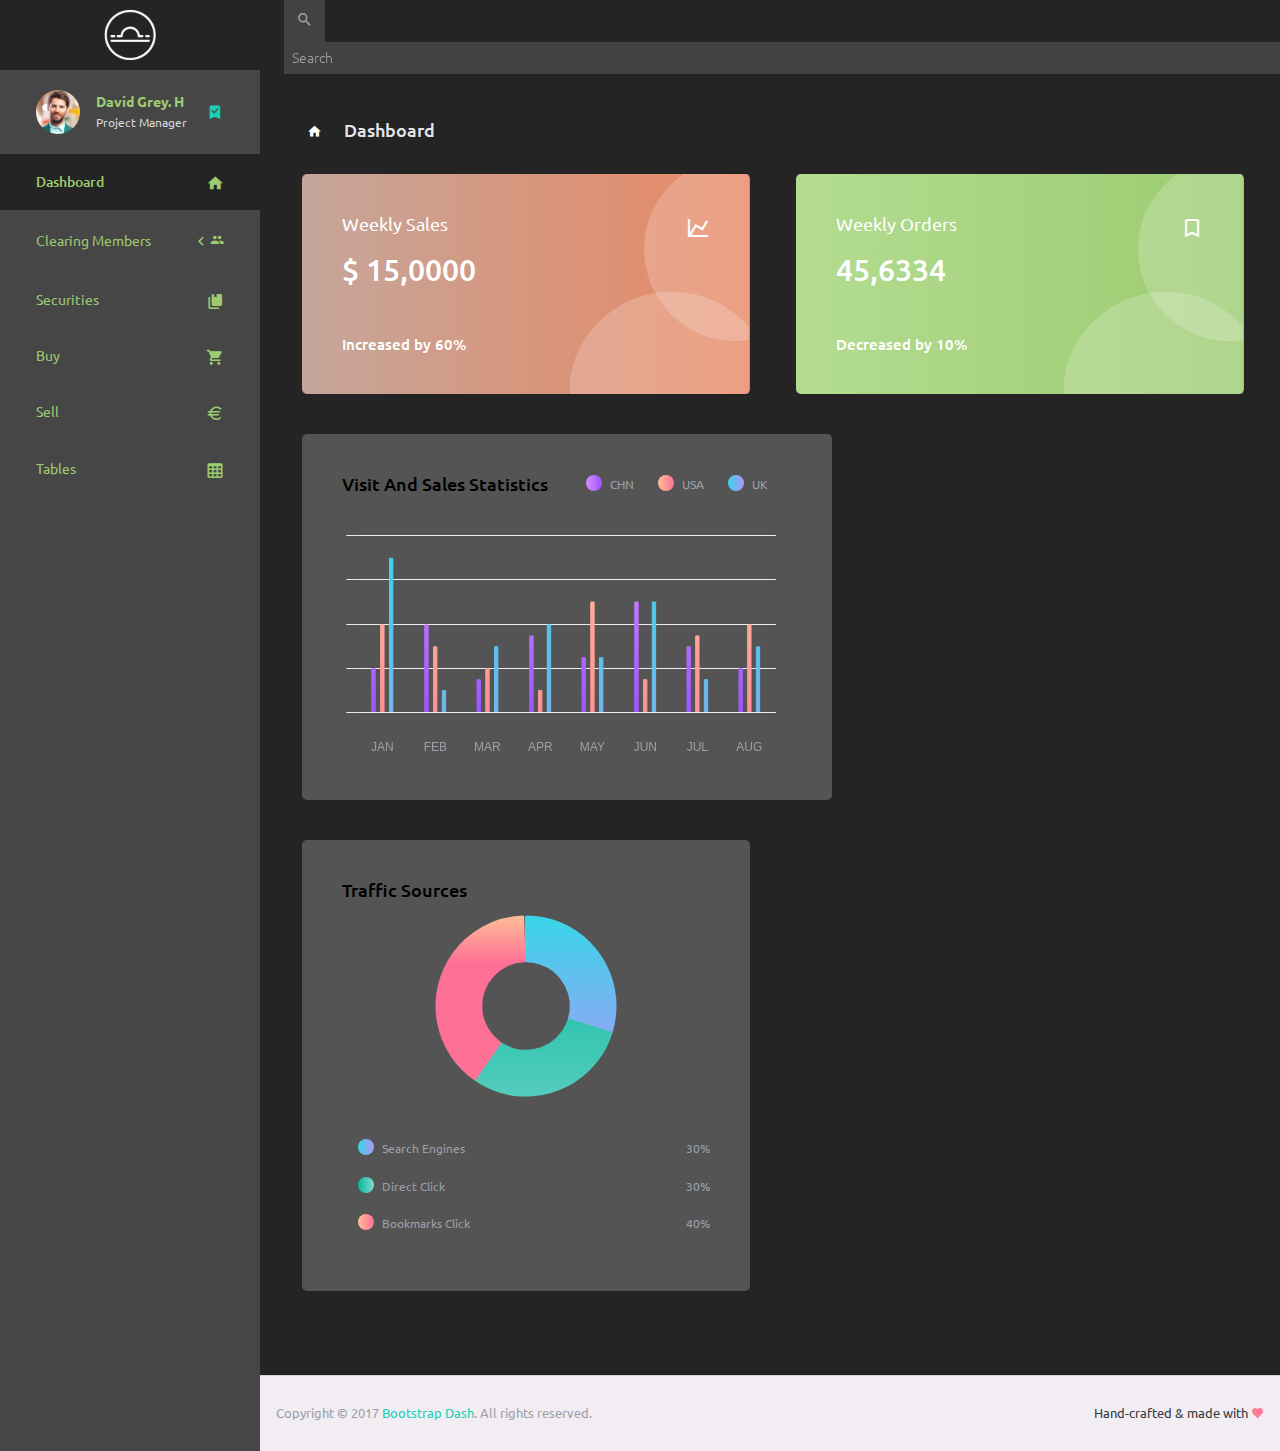
<file: index.html>
﻿<!DOCTYPE html>
<html lang="en">

<head>
  <!-- Required meta tags -->
  <meta charset="utf-8">
  <meta name="viewport" content="width=device-width, initial-scale=1, shrink-to-fit=no">
  <title>Libra Application</title>
  <!-- plugins:css -->
  <link rel="stylesheet" href="vendors/iconfonts/mdi/css/materialdesignicons.min.css">
  <link rel="stylesheet" href="vendors/css/vendor.bundle.base.css">
  <!-- endinject -->
  <!-- inject:css -->
  <link rel="stylesheet" href="css/style.css">
  <!-- endinject -->
  <!--<link rel="shortcut icon" href="images/favicon.png" /> -->
</head>
<body>
  <div class="container-scroller">
    <!-- partial:partials/_navbar.html -->
    <nav class="navbar default-layout-navbar col-lg-12 col-12 p-0 fixed-top d-flex flex-row"> <!--change logo-->
      <div class="text-center navbar-brand-wrapper d-flex align-items-center justify-content-center">
        <a class="navbar-brand brand-logo" href="index.html"><img src="images/Libra-logo-white.png" alt="logo"/></a>
        <!-- <a class="navbar-brand brand-logo-mini" href="index.html"><img src="images/logo-mini.svg" alt="logo"/></a> -->
      </div>
      <div class="navbar-menu-wrapper d-flex align-items-stretch">
        <div class="search-field d-none d-md-block">
          <form class="d-flex align-items-center h-100" action="#">
            <div class="input-group">
              <div class="input-group-prepend bg-transparent">
                  <i class="input-group-text border-0 mdi mdi-magnify"></i>                
              </div>
              <input type="text" class="form-control bg-transparent border-0" placeholder="Search">
            </div>
          </form>
        </div>
        <ul class="navbar-nav navbar-nav-right">
          <!--<li class="nav-item nav-profile dropdown">
            <a class="nav-link dropdown-toggle" id="profileDropdown" href="#" data-toggle="dropdown" aria-expanded="false">
              <div class="nav-profile-img">
                <img src="images/faces/face1.jpg" alt="image">
                <span class="availability-status online"></span>             
              </div>
              <div class="nav-profile-text">
                <p class="mb-1 text-black">David Greymaax</p>
              </div>
            </a>
            <div class="dropdown-menu navbar-dropdown" aria-labelledby="profileDropdown">
              <a class="dropdown-item" href="#">
                <i class="mdi mdi-cached mr-2 text-success"></i>
                Activity Log
              </a>
              <div class="dropdown-divider"></div>
              <a class="dropdown-item" href="#">
                <i class="mdi mdi-logout mr-2 text-primary"></i>
                Signout
              </a>
            </div>
          </li>-->
          <li class="nav-item d-none d-lg-block full-screen-link">
            <a class="nav-link">
              <i class="mdi mdi-fullscreen" id="fullscreen-button"></i>
            </a>
          </li>
          <!--<li class="nav-item dropdown">
            <a class="nav-link count-indicator dropdown-toggle" id="messageDropdown" href="#" data-toggle="dropdown" aria-expanded="false">
              <i class="mdi mdi-email-outline"></i>
              <span class="count-symbol bg-warning"></span>
            </a>
            <div class="dropdown-menu dropdown-menu-right navbar-dropdown preview-list" aria-labelledby="messageDropdown">
              <h6 class="p-3 mb-0">Messages</h6>
              <div class="dropdown-divider"></div>
              <a class="dropdown-item preview-item">
                <div class="preview-thumbnail">
                    <img src="images/faces/face4.jpg" alt="image" class="profile-pic">
                </div>
                <div class="preview-item-content d-flex align-items-start flex-column justify-content-center">
                  <h6 class="preview-subject ellipsis mb-1 font-weight-normal">Mark send you a message</h6>
                  <p class="text-gray mb-0">
                    1 Minutes ago
                  </p>
                </div>
              </a>
              <div class="dropdown-divider"></div>
              <a class="dropdown-item preview-item">
                <div class="preview-thumbnail">
                    <img src="images/faces/face2.jpg" alt="image" class="profile-pic">
                </div>
                <div class="preview-item-content d-flex align-items-start flex-column justify-content-center">
                  <h6 class="preview-subject ellipsis mb-1 font-weight-normal">Cregh send you a message</h6>
                  <p class="text-gray mb-0">
                    15 Minutes ago
                  </p>
                </div>
              </a>
              <div class="dropdown-divider"></div>
              <a class="dropdown-item preview-item">
                <div class="preview-thumbnail">
                    <img src="images/faces/face3.jpg" alt="image" class="profile-pic">
                </div>
                <div class="preview-item-content d-flex align-items-start flex-column justify-content-center">
                  <h6 class="preview-subject ellipsis mb-1 font-weight-normal">Profile picture updated</h6>
                  <p class="text-gray mb-0">
                    18 Minutes ago
                  </p>
                </div>
              </a>
              <div class="dropdown-divider"></div>
              <h6 class="p-3 mb-0 text-center">4 new messages</h6>
            </div>
          </li>-->
          <li class="nav-item dropdown">
            <a class="nav-link count-indicator dropdown-toggle" id="notificationDropdown" href="#" data-toggle="dropdown">
              <i class="mdi mdi-bell-outline"></i>
              <span class="count-symbol bg-danger"></span>
            </a>
            <div class="dropdown-menu dropdown-menu-right navbar-dropdown preview-list" aria-labelledby="notificationDropdown">
              <h6 class="p-3 mb-0">Notifications</h6>
              <div class="dropdown-divider"></div>
              <a class="dropdown-item preview-item">
                <div class="preview-thumbnail">
                  <div class="preview-icon bg-success">
                    <i class="mdi mdi-calendar"></i>
                  </div>
                </div>
                <div class="preview-item-content d-flex align-items-start flex-column justify-content-center">
                  <h6 class="preview-subject font-weight-normal mb-1">Event today</h6>
                  <p class="text-gray ellipsis mb-0">
                    Just a reminder that you have an event today
                  </p>
                </div>
              </a>
              <div class="dropdown-divider"></div>
              <a class="dropdown-item preview-item">
                <div class="preview-thumbnail">
                  <div class="preview-icon bg-warning">
                    <i class="mdi mdi-settings"></i>
                  </div>
                </div>
                <div class="preview-item-content d-flex align-items-start flex-column justify-content-center">
                  <h6 class="preview-subject font-weight-normal mb-1">Settings</h6>
                  <p class="text-gray ellipsis mb-0">
                    Update dashboard
                  </p>
                </div>
              </a>
              <div class="dropdown-divider"></div>
              <a class="dropdown-item preview-item">
                <div class="preview-thumbnail">
                  <div class="preview-icon bg-info">
                    <i class="mdi mdi-link-variant"></i>
                  </div>
                </div>
                <div class="preview-item-content d-flex align-items-start flex-column justify-content-center">
                  <h6 class="preview-subject font-weight-normal mb-1">Launch Admin</h6>
                  <p class="text-gray ellipsis mb-0">
                    New admin wow!
                  </p>
                </div>
              </a>
              <div class="dropdown-divider"></div>
              <h6 class="p-3 mb-0 text-center">See all notifications</h6>
            </div>
          </li>
          <li class="nav-item nav-logout d-none d-lg-block">
            <a class="nav-link" href="#">
              <i class="mdi mdi-power"></i>
            </a>
          </li>
          <li class="nav-item nav-settings d-none d-lg-block">
            <a class="nav-link" href="#">
              <i class="mdi mdi-format-line-spacing"></i>
            </a>
          </li>
        </ul>
       <!-- <button class="navbar-toggler navbar-toggler-right d-lg-none align-self-center" type="button" data-toggle="offcanvas">
          <span class="mdi mdi-menu"></span>
        </button>-->
      </div>
    </nav>
    <!-- partial -->
    <div class="container-fluid page-body-wrapper">
      <!-- partial:partials/_sidebar.html -->
      <nav class="sidebar sidebar-offcanvas" id="sidebar">
        <ul class="nav">
          <li class="nav-item nav-profile">
            <a href="#" class="nav-link">
              <div class="nav-profile-image">
                <img src="images/faces/face1.jpg" alt="profile">
                <span class="login-status online"></span> <!--change to offline or busy as needed-->              
              </div>
              <div class="nav-profile-text d-flex flex-column">
                <span class="font-weight-bold mb-2">David Grey. H</span>
                <span class="text-secondary text-small">Project Manager</span>
              </div>
              <i class="mdi mdi-bookmark-check text-success nav-profile-badge"></i>
            </a>
          </li>
          <li class="nav-item"> 
            <a class="nav-link" href="index.html">
              <span class="menu-title">Dashboard</span>
              <i class="mdi mdi-home menu-icon"></i>
            </a>
          </li>
          <li class="nav-item">
            <a class="nav-link" data-toggle="collapse" href="#ui-basic" aria-expanded="false" aria-controls="ui-basic">
              <span class="menu-title">Clearing Members</span>
              <i class="menu-arrow"></i>
              <i class="mdi mdi-account-multiple"></i>
            </a>
            <div class="collapse" id="ui-basic">
              <ul class="nav flex-column sub-menu">
                <li class="nav-item"> <a class="nav-link" href="pages/ui-features/buttons.html">Buttons</a></li>
                <li class="nav-item"> <a class="nav-link" href="pages/ui-features/typography.html">Typography</a></li>
              </ul>
            </div>
          </li>
          <li class="nav-item">
            <a class="nav-link" href="pages/icons/mdi.html">
              <span class="menu-title">Securities</span>
              <i class="mdi mdi-book-multiple menu-icon"></i>
            </a>
          </li>
          <li class="nav-item">
            <a class="nav-link" href="pages/forms/basic_elements.html">
              <span class="menu-title">Buy</span>
              <i class="mdi mdi-cart menu-icon"></i>
            </a>
          </li>
          <li class="nav-item">
            <a class="nav-link" href="pages/charts/chartjs.html">
              <span class="menu-title">Sell</span>
              <i class="mdi mdi-currency-eur menu-icon"></i>
            </a>
          </li>
          <li class="nav-item">
            <a class="nav-link" href="pages/tables/basic-table.html">
              <span class="menu-title">Tables</span>
              <i class="mdi mdi-table-large menu-icon"></i>
            </a>
          </li>
          <!-- <li class="nav-item"> -->
            <!-- <a class="nav-link" data-toggle="collapse" href="#general-pages" aria-expanded="false" aria-controls="general-pages"> -->
              <!-- <span class="menu-title">Sample Pages</span> -->
              <!-- <i class="menu-arrow"></i> -->
              <!-- <i class="mdi mdi-medical-bag menu-icon"></i> -->
            <!-- </a> -->
            <!-- <div class="collapse" id="general-pages"> -->
              <!-- <ul class="nav flex-column sub-menu"> -->
                <!-- <li class="nav-item"> <a class="nav-link" href="pages/samples/blank-page.html"> Blank Page </a></li> -->
                <!-- <li class="nav-item"> <a class="nav-link" href="pages/samples/login.html"> Login </a></li> -->
                <!-- <li class="nav-item"> <a class="nav-link" href="pages/samples/register.html"> Register </a></li> -->
                <!-- <li class="nav-item"> <a class="nav-link" href="pages/samples/error-404.html"> 404 </a></li> -->
                <!-- <li class="nav-item"> <a class="nav-link" href="pages/samples/error-500.html"> 500 </a></li> -->
              <!-- </ul> -->
              <!-- </div> -->
          </li>
          <!-- <li class="nav-item sidebar-actions"> -->
            <!-- <span class="nav-link"> -->
              <!-- <div class="border-bottom"> -->
                <!-- <h6 class="font-weight-normal mb-3">Projects</h6>                 -->
              <!-- </div> -->
              <!-- <button class="btn btn-block btn-lg btn-gradient-primary mt-4">+ Add a project</button> -->
              <!-- <div class="mt-4"> -->
                <!-- <div class="border-bottom"> -->
                  <!-- <p class="text-secondary">Categories</p>                   -->
                <!-- </div> -->
                <!-- <ul class="gradient-bullet-list mt-4"> -->
                  <!-- <li>Free</li> -->
                  <!-- <li>Pro</li> -->
                <!-- </ul> -->
              <!-- </div> -->
            <!-- </span> -->
          <!-- </li> -->
        </ul>
      </nav>
      <!-- partial -->
      <div class="main-panel">
        <div class="content-wrapper">
          <!-- <div class="row"> -->
            <!-- <div class="col-12"> -->
              <!-- <span class="d-flex align-items-center purchase-popup"> -->
                <!-- <p>Like what you see? Check out our premium version for more.</p> -->
                <!-- <a href="https://github.com/BootstrapDash/PurpleAdmin-Free-Admin-Template" target="_blank" class="btn ml-auto download-button">Download Free Version</a> -->
                <!-- <a href="https://www.bootstrapdash.com/product/purple-bootstrap-4-admin-template/" target="_blank" class="btn purchase-button">Upgrade To Pro</a> -->
                <!-- <i class="mdi mdi-close popup-dismiss"></i> -->
              <!-- </span> -->
            <!-- </div> -->
          <!-- </div> -->
          <div class="page-header">
            <h3 class="page-title">
              <span class="page-title-icon bg-gradient-primary text-white mr-2">
                <i class="mdi mdi-home"></i>                 
              </span>
              Dashboard
            </h3>
            <!-- <nav aria-label="breadcrumb"> -->
              <!-- <ul class="breadcrumb"> -->
                <!-- <li class="breadcrumb-item active" aria-current="page"> -->
                  <!-- <span></span>Overview -->
                  <!-- <i class="mdi mdi-alert-circle-outline icon-sm text-primary align-middle"></i> -->
                <!-- </li> -->
              <!-- </ul> -->
            <!-- </nav> -->
          </div>
          <div class="row">
            <div class="col-md-4 stretch-card grid-margin">
              <div class="card bg-gradient-danger card-img-holder text-white">
                <div class="card-body">
                  <img src="images/dashboard/circle.svg" class="card-img-absolute" alt="circle-image"/>
                  <h4 class="font-weight-normal mb-3">Weekly Sales
                    <i class="mdi mdi-chart-line mdi-24px float-right"></i>
                  </h4>
                  <h2 class="mb-5">$ 15,0000</h2>
                  <h6 class="card-text">Increased by 60%</h6>
                </div>
              </div>
            </div>
            <div class="col-md-4 stretch-card grid-margin">
              <div class="card bg-gradient-info card-img-holder text-white">
                <div class="card-body">
                  <img src="images/dashboard/circle.svg" class="card-img-absolute" alt="circle-image"/>                  
                  <h4 class="font-weight-normal mb-3">Weekly Orders
                    <i class="mdi mdi-bookmark-outline mdi-24px float-right"></i>
                  </h4>
                  <h2 class="mb-5">45,6334</h2>
                  <h6 class="card-text">Decreased by 10%</h6>
                </div>
              </div>
            </div>
            <!-- <div class="col-md-4 stretch-card grid-margin"> -->
              <!-- <div class="card bg-gradient-success card-img-holder text-white"> -->
                <!-- <div class="card-body"> -->
                  <!-- <img src="images/dashboard/circle.svg" class="card-img-absolute" alt="circle-image"/>                                     -->
                  <!-- <h4 class="font-weight-normal mb-3">Visitors Online -->
                    <!-- <i class="mdi mdi-diamond mdi-24px float-right"></i> -->
                  <!-- </h4> -->
                  <!-- <h2 class="mb-5">95,5741</h2> -->
                  <!-- <h6 class="card-text">Increased by 5%</h6> -->
                <!-- </div> -->
              <!-- </div> -->
            <!-- </div> -->
          </div>
          <div class="row">
            <div class="col-md-7 grid-margin stretch-card">
              <div class="card">
                <div class="card-body">
                  <div class="clearfix">
                    <h4 class="card-title float-left">Visit And Sales Statistics</h4>
                    <div id="visit-sale-chart-legend" class="rounded-legend legend-horizontal legend-top-right float-right"></div>                                     
                  </div>
                  <canvas id="visit-sale-chart" class="mt-4"></canvas>
                </div>
              </div>
            </div>
            <div class="col-md-5 grid-margin stretch-card">
              <div class="card">
                <div class="card-body">
                  <h4 class="card-title">Traffic Sources</h4>
                  <canvas id="traffic-chart"></canvas>
                  <div id="traffic-chart-legend" class="rounded-legend legend-vertical legend-bottom-left pt-4"></div>                                                      
                </div>
              </div>
            </div>
          </div>
          <!-- <div class="row"> -->
            <!-- <div class="col-12 grid-margin"> -->
              <!-- <div class="card"> -->
                <!-- <div class="card-body"> -->
                  <!-- <h4 class="card-title">Recent Tickets</h4> -->
                  <!-- <div class="table-responsive"> -->
                    <!-- <table class="table"> -->
                      <!-- <thead> -->
                        <!-- <tr> -->
                          <!-- <th> -->
                            <!-- Assignee -->
                          <!-- </th> -->
                          <!-- <th> -->
                            <!-- Subject -->
                          <!-- </th> -->
                          <!-- <th> -->
                            <!-- Status -->
                          <!-- </th> -->
                          <!-- <th> -->
                            <!-- Last Update -->
                          <!-- </th> -->
                          <!-- <th> -->
                            <!-- Tracking ID -->
                          <!-- </th> -->
                        <!-- </tr> -->
                      <!-- </thead> -->
                      <!-- <tbody> -->
                        <!-- <tr> -->
                          <!-- <td> -->
                            <!-- <img src="images/faces/face1.jpg" class="mr-2" alt="image"> -->
                            <!-- David Grey -->
                          <!-- </td> -->
                          <!-- <td> -->
                            <!-- Fund is not recieved -->
                          <!-- </td> -->
                          <!-- <td> -->
                            <!-- <label class="badge badge-gradient-success">DONE</label> -->
                          <!-- </td> -->
                          <!-- <td> -->
                            <!-- Dec 5, 2017 -->
                          <!-- </td> -->
                          <!-- <td> -->
                            <!-- WD-12345 -->
                          <!-- </td> -->
                        <!-- </tr> -->
                        <!-- <tr> -->
                          <!-- <td> -->
                            <!-- <img src="images/faces/face2.jpg" class="mr-2" alt="image"> -->
                            <!-- Stella Johnson -->
                          <!-- </td> -->
                          <!-- <td> -->
                            <!-- High loading time -->
                          <!-- </td> -->
                          <!-- <td> -->
                            <!-- <label class="badge badge-gradient-warning">PROGRESS</label> -->
                          <!-- </td> -->
                          <!-- <td> -->
                            <!-- Dec 12, 2017 -->
                          <!-- </td> -->
                          <!-- <td> -->
                            <!-- WD-12346 -->
                          <!-- </td> -->
                        <!-- </tr> -->
                        <!-- <tr> -->
                          <!-- <td> -->
                            <!-- <img src="images/faces/face3.jpg" class="mr-2" alt="image"> -->
                            <!-- Marina Michel -->
                          <!-- </td> -->
                          <!-- <td> -->
                            <!-- Website down for one week -->
                          <!-- </td> -->
                          <!-- <td> -->
                            <!-- <label class="badge badge-gradient-info">ON HOLD</label> -->
                          <!-- </td> -->
                          <!-- <td> -->
                            <!-- Dec 16, 2017 -->
                          <!-- </td> -->
                          <!-- <td> -->
                            <!-- WD-12347 -->
                          <!-- </td> -->
                        <!-- </tr> -->
                        <!-- <tr> -->
                          <!-- <td> -->
                            <!-- <img src="images/faces/face4.jpg" class="mr-2" alt="image"> -->
                            <!-- John Doe -->
                          <!-- </td> -->
                          <!-- <td> -->
                            <!-- Loosing control on server -->
                          <!-- </td> -->
                          <!-- <td> -->
                            <!-- <label class="badge badge-gradient-danger">REJECTED</label> -->
                          <!-- </td> -->
                          <!-- <td> -->
                            <!-- Dec 3, 2017 -->
                          <!-- </td> -->
                          <!-- <td> -->
                            <!-- WD-12348 -->
                          <!-- </td> -->
                        <!-- </tr> -->
                      <!-- </tbody> -->
                    <!-- </table> -->
                  <!-- </div> -->
                <!-- </div> -->
              <!-- </div> -->
            <!-- </div> -->
          <!-- </div> -->
          <!-- <div class="row"> -->
            <!-- <div class="col-12 grid-margin stretch-card"> -->
              <!-- <div class="card"> -->
                <!-- <div class="card-body"> -->
                  <!-- <h4 class="card-title">Recent Updates</h4> -->
                  <!-- <div class="d-flex"> -->
                    <!-- <div class="d-flex align-items-center mr-4 text-muted font-weight-light"> -->
                      <!-- <i class="mdi mdi-account-outline icon-sm mr-2"></i> -->
                      <!-- <span>jack Menqu</span> -->
                    <!-- </div> -->
                    <!-- <div class="d-flex align-items-center text-muted font-weight-light"> -->
                      <!-- <i class="mdi mdi-clock icon-sm mr-2"></i> -->
                      <!-- <span>October 3rd, 2018</span> -->
                    <!-- </div> -->
                  <!-- </div> -->
                  <!-- <div class="row mt-3"> -->
                    <!-- <div class="col-6 pr-1"> -->
                      <!-- <img src="images/dashboard/img_1.jpg" class="mb-2 mw-100 w-100 rounded" alt="image"> -->
                      <!-- <img src="images/dashboard/img_4.jpg" class="mw-100 w-100 rounded" alt="image"> -->
                    <!-- </div> -->
                    <!-- <div class="col-6 pl-1"> -->
                      <!-- <img src="images/dashboard/img_2.jpg" class="mb-2 mw-100 w-100 rounded" alt="image"> -->
                      <!-- <img src="images/dashboard/img_3.jpg" class="mw-100 w-100 rounded" alt="image"> -->
                    <!-- </div> -->
                  <!-- </div> -->
                  <!-- <div class="d-flex mt-5 align-items-top"> -->
                    <!-- <img src="images/faces/face3.jpg" class="img-sm rounded-circle mr-3" alt="image"> -->
                    <!-- <div class="mb-0 flex-grow"> -->
                      <!-- <h5 class="mr-2 mb-2">School Website - Authentication Module.</h5> -->
                      <!-- <p class="mb-0 font-weight-light">It is a long established fact that a reader will be distracted by the readable -->
                        <!-- content of a page.</p> -->
                    <!-- </div> -->
                    <!-- <div class="ml-auto"> -->
                      <!-- <i class="mdi mdi-heart-outline text-muted"></i> -->
                    <!-- </div> -->
                  <!-- </div> -->
                <!-- </div> -->
              <!-- </div> -->
            <!-- </div> -->
          <!-- </div> -->
          <!-- <div class="row"> -->
            <!-- <div class="col-md-12 grid-margin stretch-card"> -->
              <!-- <div class="card"> -->
                <!-- <div class="card-body"> -->
                  <!-- <h4 class="card-title">Project Status</h4> -->
                  <!-- <div class="table-responsive"> -->
                    <!-- <table class="table"> -->
                      <!-- <thead> -->
                        <!-- <tr> -->
                          <!-- <th> -->
                            <!-- # -->
                          <!-- </th> -->
                          <!-- <th> -->
                            <!-- Name -->
                          <!-- </th> -->
                          <!-- <th> -->
                            <!-- Due Date -->
                          <!-- </th> -->
                          <!-- <th> -->
                            <!-- Progress -->
                          <!-- </th> -->
                        <!-- </tr> -->
                      <!-- </thead> -->
                      <!-- <tbody> -->
                        <!-- <tr> -->
                          <!-- <td> -->
                            <!-- 1 -->
                          <!-- </td> -->
                          <!-- <td> -->
                            <!-- Herman Beck -->
                          <!-- </td> -->
                          <!-- <td> -->
                            <!-- May 15, 2015 -->
                          <!-- </td> -->
                          <!-- <td> -->
                            <!-- <div class="progress"> -->
                              <!-- <div class="progress-bar bg-gradient-success" role="progressbar" style="width: 25%" aria-valuenow="25" aria-valuemin="0" aria-valuemax="100"></div> -->
                            <!-- </div> -->
                          <!-- </td> -->
                        <!-- </tr> -->
                        <!-- <tr> -->
                          <!-- <td> -->
                            <!-- 2 -->
                          <!-- </td> -->
                          <!-- <td> -->
                            <!-- Messsy Adam -->
                          <!-- </td> -->
                          <!-- <td> -->
                            <!-- Jul 01, 2015 -->
                          <!-- </td> -->
                          <!-- <td> -->
                            <!-- <div class="progress"> -->
                              <!-- <div class="progress-bar bg-gradient-danger" role="progressbar" style="width: 75%" aria-valuenow="75" aria-valuemin="0" aria-valuemax="100"></div> -->
                            <!-- </div> -->
                          <!-- </td> -->
                        <!-- </tr> -->
                        <!-- <tr> -->
                          <!-- <td> -->
                            <!-- 3 -->
                          <!-- </td> -->
                          <!-- <td> -->
                            <!-- John Richards -->
                          <!-- </td> -->
                          <!-- <td> -->
                            <!-- Apr 12, 2015 -->
                          <!-- </td> -->
                          <!-- <td> -->
                            <!-- <div class="progress"> -->
                              <!-- <div class="progress-bar bg-gradient-warning" role="progressbar" style="width: 90%" aria-valuenow="90" aria-valuemin="0" aria-valuemax="100"></div> -->
                            <!-- </div> -->
                          <!-- </td> -->
                        <!-- </tr> -->
                        <!-- <tr> -->
                          <!-- <td> -->
                            <!-- 4 -->
                          <!-- </td> -->
                          <!-- <td> -->
                            <!-- Peter Meggik -->
                          <!-- </td> -->
                          <!-- <td> -->
                            <!-- May 15, 2015 -->
                          <!-- </td> -->
                          <!-- <td> -->
                            <!-- <div class="progress"> -->
                              <!-- <div class="progress-bar bg-gradient-primary" role="progressbar" style="width: 50%" aria-valuenow="50" aria-valuemin="0" aria-valuemax="100"></div> -->
                            <!-- </div> -->
                          <!-- </td> -->
                        <!-- </tr> -->
                        <!-- <tr> -->
                          <!-- <td> -->
                            <!-- 5 -->
                          <!-- </td> -->
                          <!-- <td> -->
                            <!-- Edward -->
                          <!-- </td> -->
                          <!-- <td> -->
                            <!-- May 03, 2015 -->
                          <!-- </td> -->
                          <!-- <td> -->
                            <!-- <div class="progress"> -->
                              <!-- <div class="progress-bar bg-gradient-danger" role="progressbar" style="width: 35%" aria-valuenow="35" aria-valuemin="0" aria-valuemax="100"></div> -->
                            <!-- </div> -->
                          <!-- </td> -->
                        <!-- </tr> -->
                        <!-- <tr> -->
                          <!-- <td> -->
                            <!-- 5 -->
                          <!-- </td> -->
                          <!-- <td> -->
                            <!-- Ronald -->
                          <!-- </td> -->
                          <!-- <td> -->
                            <!-- Jun 05, 2015 -->
                          <!-- </td> -->
                          <!-- <td> -->
                            <!-- <div class="progress"> -->
                              <!-- <div class="progress-bar bg-gradient-info" role="progressbar" style="width: 65%" aria-valuenow="65" aria-valuemin="0" aria-valuemax="100"></div> -->
                            <!-- </div> -->
                          <!-- </td> -->
                        <!-- </tr> -->
                      <!-- </tbody> -->
                    <!-- </table> -->
                  <!-- </div> -->
                <!-- </div> -->
              <!-- </div> -->
            <!-- </div> -->
          <!-- </div> -->
        </div>
        <!-- content-wrapper ends -->
        <!-- partial:partials/_footer.html -->
        <footer class="footer">
          <div class="d-sm-flex justify-content-center justify-content-sm-between">
            <span class="text-muted text-center text-sm-left d-block d-sm-inline-block">Copyright © 2017 <a href="https://www.bootstrapdash.com/" target="_blank">Bootstrap Dash</a>. All rights reserved.</span>
            <span class="float-none float-sm-right d-block mt-1 mt-sm-0 text-center">Hand-crafted & made with <i class="mdi mdi-heart text-danger"></i></span>
          </div>
        </footer>
        <!-- partial -->
      </div>
      <!-- main-panel ends -->
    </div>
    <!-- page-body-wrapper ends -->
  </div>
  <!-- container-scroller -->

  <!-- plugins:js -->
  <script src="vendors/js/vendor.bundle.base.js"></script>
  <script src="vendors/js/vendor.bundle.addons.js"></script>
  <!-- endinject -->
  <!-- Plugin js for this page-->
  <!-- End plugin js for this page-->
  <!-- inject:js -->
  <script src="js/off-canvas.js"></script>
  <script src="js/misc.js"></script>
  <!-- endinject -->
  <!-- Custom js for this page-->
  <script src="js/dashboard.js"></script>
  <!-- End custom js for this page-->
</body>

</html>
</file>
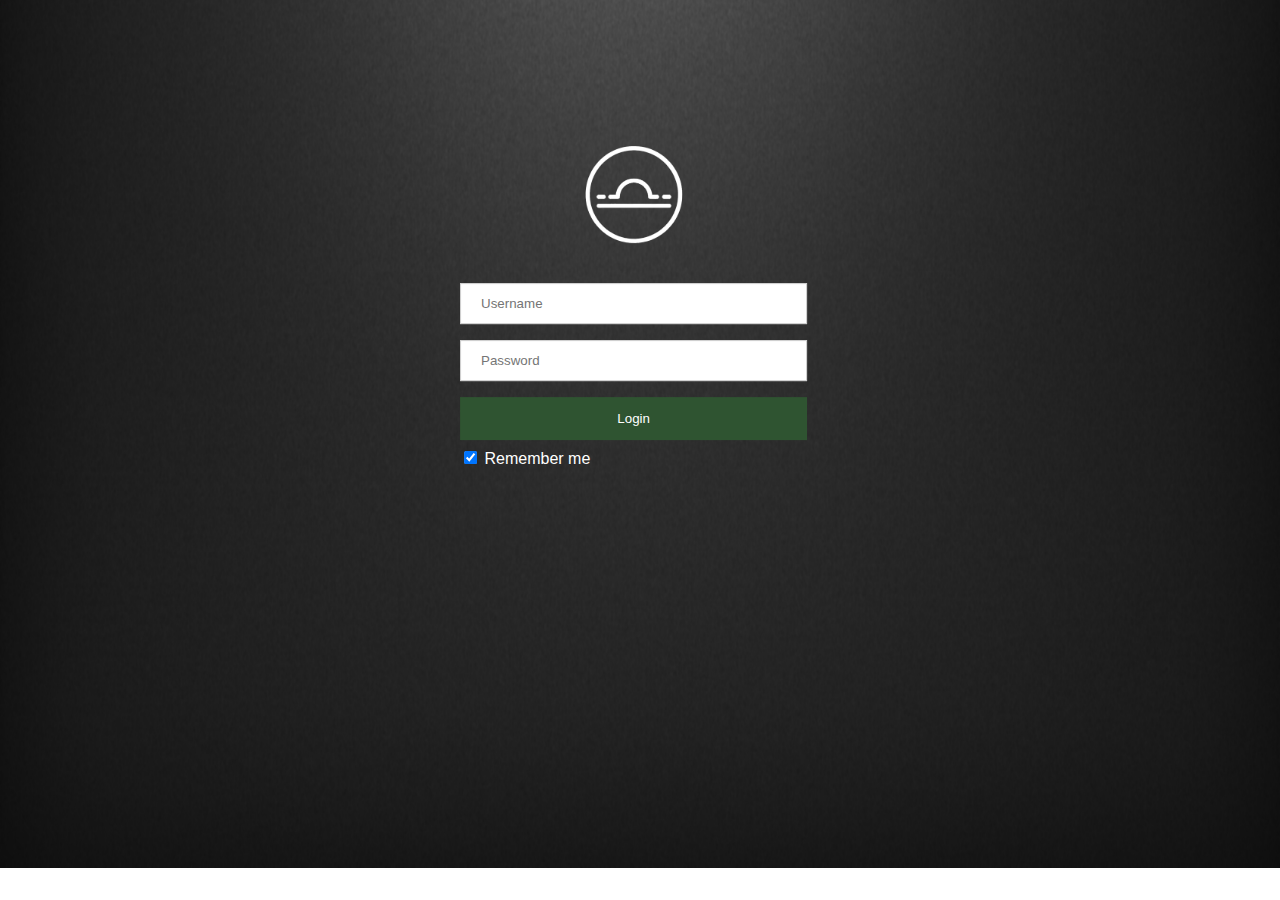
<file: login.html>
﻿<!DOCTYPE html>
<html lang="en">

<head>
  <!-- Required meta tags -->
  <meta charset="utf-8">
  <meta name="viewport" content="width=device-width, initial-scale=1, shrink-to-fit=no">
  <title>Login | Libra Application</title>
  <!-- plugins:css -->
  <link rel="stylesheet" href="vendors/iconfonts/mdi/css/materialdesignicons.min.css">
  <link rel="stylesheet" href="vendors/css/vendor.bundle.base.css">
  <!-- endinject -->
  <!-- inject:css -->
  <link rel="stylesheet" href="css/style1.css">
  <!-- endinject -->
  <!--<link rel="shortcut icon" href="images/favicon.png" /> -->
</head>
<body background="./images/big-background-1-5-blur.jpg">
<div class="background">

<form action="index.html">
  <div class="imgcontainer">
    <img src="images/Libra-logo-white.png" alt="Avatar" class="avatar">
  </div>

  <div class="container">
    <!----<label for="uname"><b>Username</b></label>-->
    <input type="text" placeholder="Username" name="uname" required>

    <!--<label for="psw"><b>Password</b></label>-->
    <input type="password" placeholder="Password" name="psw" required>

    <button type="submit">Login</button>
    <label>
      <input type="checkbox" checked="checked" name="remember"> Remember me
    </label>
  </div>

  <!-- <div class="container" style="background-color:#f1f1f1"> -->
    <!-- <button type="button" class="cancelbtn">Cancel</button> -->
    <!-- <span class="psw">Forgot <a href="#">password?</a></span> -->
  <!-- </div> -->
</form>
</div>

</body>
</html>
</file>
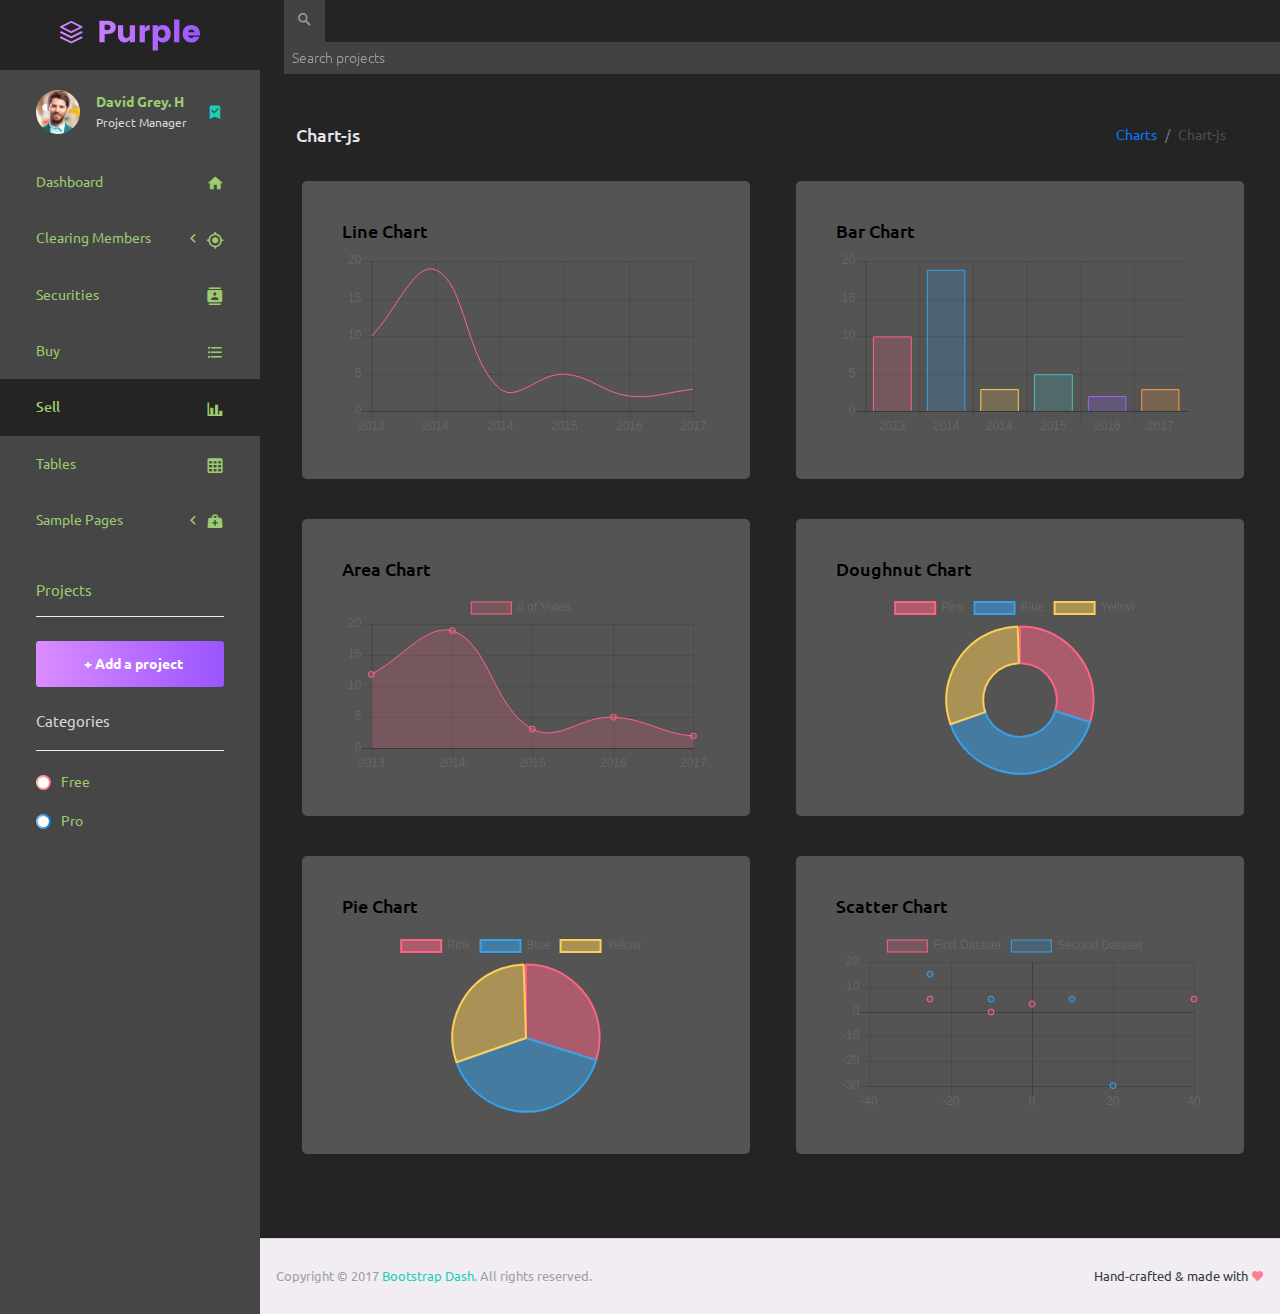
<file: pages/charts/chartjs.html>
<!DOCTYPE html>
<html lang="en">

<head>
  <!-- Required meta tags -->
  <meta charset="utf-8">
  <meta name="viewport" content="width=device-width, initial-scale=1, shrink-to-fit=no">
  <title>Purple Admin</title>
  <!-- plugins:css -->
  <link rel="stylesheet" href="../../vendors/iconfonts/mdi/css/materialdesignicons.min.css">
  <link rel="stylesheet" href="../../vendors/css/vendor.bundle.base.css">
  <!-- endinject -->
  <!-- inject:css -->
  <link rel="stylesheet" href="../../css/style.css">
  <!-- endinject -->
  <link rel="shortcut icon" href="../../images/favicon.png" />
</head>

<body>
  <div class="container-scroller">
    <!-- partial:../../partials/_navbar.html -->
    
    <nav class="navbar default-layout-navbar col-lg-12 col-12 p-0 fixed-top d-flex flex-row">
      <div class="text-center navbar-brand-wrapper d-flex align-items-center justify-content-center">
        <a class="navbar-brand brand-logo" href="../../index.html"><img src="../../images/logo.svg" alt="logo"/></a>
        <a class="navbar-brand brand-logo-mini" href="../../index.html"><img src="../../images/logo-mini.svg" alt="logo"/></a>
      </div>
      <div class="navbar-menu-wrapper d-flex align-items-stretch">
        <div class="search-field d-none d-md-block">
          <form class="d-flex align-items-center h-100" action="#">
            <div class="input-group">
              <div class="input-group-prepend bg-transparent">
                  <i class="input-group-text border-0 mdi mdi-magnify"></i>                
              </div>
              <input type="text" class="form-control bg-transparent border-0" placeholder="Search projects">
            </div>
          </form>
        </div>
        <ul class="navbar-nav navbar-nav-right">
          <li class="nav-item nav-profile dropdown">
            <a class="nav-link dropdown-toggle" id="profileDropdown" href="#" data-toggle="dropdown" aria-expanded="false">
              <div class="nav-profile-img">
                <img src="../../images/faces/face1.jpg" alt="image">
                <span class="availability-status online"></span>             
              </div>
              <div class="nav-profile-text">
                <p class="mb-1 text-black">David Greymaax</p>
              </div>
            </a>
            <div class="dropdown-menu navbar-dropdown" aria-labelledby="profileDropdown">
              <a class="dropdown-item" href="#">
                <i class="mdi mdi-cached mr-2 text-success"></i>
                Activity Log
              </a>
              <div class="dropdown-divider"></div>
              <a class="dropdown-item" href="#">
                <i class="mdi mdi-logout mr-2 text-primary"></i>
                Signout
              </a>
            </div>
          </li>
          <li class="nav-item d-none d-lg-block full-screen-link">
            <a class="nav-link">
              <i class="mdi mdi-fullscreen" id="fullscreen-button"></i>
            </a>
          </li>
          <li class="nav-item dropdown">
            <a class="nav-link count-indicator dropdown-toggle" id="messageDropdown" href="#" data-toggle="dropdown" aria-expanded="false">
              <i class="mdi mdi-email-outline"></i>
              <span class="count-symbol bg-warning"></span>
            </a>
            <div class="dropdown-menu dropdown-menu-right navbar-dropdown preview-list" aria-labelledby="messageDropdown">
              <h6 class="p-3 mb-0">Messages</h6>
              <div class="dropdown-divider"></div>
              <a class="dropdown-item preview-item">
                <div class="preview-thumbnail">
                    <img src="../../images/faces/face4.jpg" alt="image" class="profile-pic">
                </div>
                <div class="preview-item-content d-flex align-items-start flex-column justify-content-center">
                  <h6 class="preview-subject ellipsis mb-1 font-weight-normal">Mark send you a message</h6>
                  <p class="text-gray mb-0">
                    1 Minutes ago
                  </p>
                </div>
              </a>
              <div class="dropdown-divider"></div>
              <a class="dropdown-item preview-item">
                <div class="preview-thumbnail">
                    <img src="../../images/faces/face2.jpg" alt="image" class="profile-pic">
                </div>
                <div class="preview-item-content d-flex align-items-start flex-column justify-content-center">
                  <h6 class="preview-subject ellipsis mb-1 font-weight-normal">Cregh send you a message</h6>
                  <p class="text-gray mb-0">
                    15 Minutes ago
                  </p>
                </div>
              </a>
              <div class="dropdown-divider"></div>
              <a class="dropdown-item preview-item">
                <div class="preview-thumbnail">
                    <img src="../../images/faces/face3.jpg" alt="image" class="profile-pic">
                </div>
                <div class="preview-item-content d-flex align-items-start flex-column justify-content-center">
                  <h6 class="preview-subject ellipsis mb-1 font-weight-normal">Profile picture updated</h6>
                  <p class="text-gray mb-0">
                    18 Minutes ago
                  </p>
                </div>
              </a>
              <div class="dropdown-divider"></div>
              <h6 class="p-3 mb-0 text-center">4 new messages</h6>
            </div>
          </li>
          <li class="nav-item dropdown">
            <a class="nav-link count-indicator dropdown-toggle" id="notificationDropdown" href="#" data-toggle="dropdown">
              <i class="mdi mdi-bell-outline"></i>
              <span class="count-symbol bg-danger"></span>
            </a>
            <div class="dropdown-menu dropdown-menu-right navbar-dropdown preview-list" aria-labelledby="notificationDropdown">
              <h6 class="p-3 mb-0">Notifications</h6>
              <div class="dropdown-divider"></div>
              <a class="dropdown-item preview-item">
                <div class="preview-thumbnail">
                  <div class="preview-icon bg-success">
                    <i class="mdi mdi-calendar"></i>
                  </div>
                </div>
                <div class="preview-item-content d-flex align-items-start flex-column justify-content-center">
                  <h6 class="preview-subject font-weight-normal mb-1">Event today</h6>
                  <p class="text-gray ellipsis mb-0">
                    Just a reminder that you have an event today
                  </p>
                </div>
              </a>
              <div class="dropdown-divider"></div>
              <a class="dropdown-item preview-item">
                <div class="preview-thumbnail">
                  <div class="preview-icon bg-warning">
                    <i class="mdi mdi-settings"></i>
                  </div>
                </div>
                <div class="preview-item-content d-flex align-items-start flex-column justify-content-center">
                  <h6 class="preview-subject font-weight-normal mb-1">Settings</h6>
                  <p class="text-gray ellipsis mb-0">
                    Update dashboard
                  </p>
                </div>
              </a>
              <div class="dropdown-divider"></div>
              <a class="dropdown-item preview-item">
                <div class="preview-thumbnail">
                  <div class="preview-icon bg-info">
                    <i class="mdi mdi-link-variant"></i>
                  </div>
                </div>
                <div class="preview-item-content d-flex align-items-start flex-column justify-content-center">
                  <h6 class="preview-subject font-weight-normal mb-1">Launch Admin</h6>
                  <p class="text-gray ellipsis mb-0">
                    New admin wow!
                  </p>
                </div>
              </a>
              <div class="dropdown-divider"></div>
              <h6 class="p-3 mb-0 text-center">See all notifications</h6>
            </div>
          </li>
          <li class="nav-item nav-logout d-none d-lg-block">
            <a class="nav-link" href="#">
              <i class="mdi mdi-power"></i>
            </a>
          </li>
          <li class="nav-item nav-settings d-none d-lg-block">
            <a class="nav-link" href="#">
              <i class="mdi mdi-format-line-spacing"></i>
            </a>
          </li>
        </ul>
        <button class="navbar-toggler navbar-toggler-right d-lg-none align-self-center" type="button" data-toggle="offcanvas">
          <span class="mdi mdi-menu"></span>
        </button>
      </div>
    </nav>
    
    <!-- partial -->
    <div class="container-fluid page-body-wrapper">
      <!-- partial:../../partials/_sidebar.html -->
      <nav class="sidebar sidebar-offcanvas" id="sidebar">
        <ul class="nav">
          <li class="nav-item nav-profile">
            <a href="#" class="nav-link">
              <div class="nav-profile-image">
                <img src="../../images/faces/face1.jpg" alt="profile">
                <span class="login-status online"></span> <!--change to offline or busy as needed-->              
              </div>
              <div class="nav-profile-text d-flex flex-column">
                <span class="font-weight-bold mb-2">David Grey. H</span>
                <span class="text-secondary text-small">Project Manager</span>
              </div>
              <i class="mdi mdi-bookmark-check text-success nav-profile-badge"></i>
            </a>
          </li>
          <li class="nav-item">
            <a class="nav-link" href="../../index.html">
              <span class="menu-title">Dashboard</span>
              <i class="mdi mdi-home menu-icon"></i>
            </a>
          </li>
          <li class="nav-item">
            <a class="nav-link" data-toggle="collapse" href="#ui-basic" aria-expanded="false" aria-controls="ui-basic">
              <span class="menu-title">Clearing Members</span>
              <i class="menu-arrow"></i>
              <i class="mdi mdi-crosshairs-gps menu-icon"></i>
            </a>
            <div class="collapse" id="ui-basic">
              <ul class="nav flex-column sub-menu">
                <li class="nav-item"> <a class="nav-link" href="../../pages/ui-features/buttons.html">Buttons</a></li>
                <li class="nav-item"> <a class="nav-link" href="../../pages/ui-features/typography.html">Typography</a></li>
              </ul>
            </div>
          </li>
          <li class="nav-item">
            <a class="nav-link" href="../../pages/icons/mdi.html">
              <span class="menu-title">Securities</span>
              <i class="mdi mdi-contacts menu-icon"></i>
            </a>
          </li>
          <li class="nav-item">
            <a class="nav-link" href="../../pages/forms/basic_elements.html">
              <span class="menu-title">Buy</span>
              <i class="mdi mdi-format-list-bulleted menu-icon"></i>
            </a>
          </li>
          <li class="nav-item">
            <a class="nav-link" href="../../pages/charts/chartjs.html">
              <span class="menu-title">Sell</span>
              <i class="mdi mdi-chart-bar menu-icon"></i>
            </a>
          </li>
          <li class="nav-item">
            <a class="nav-link" href="../../pages/tables/basic-table.html">
              <span class="menu-title">Tables</span>
              <i class="mdi mdi-table-large menu-icon"></i>
            </a>
          </li>
          <li class="nav-item">
            <a class="nav-link" data-toggle="collapse" href="#general-pages" aria-expanded="false" aria-controls="general-pages">
              <span class="menu-title">Sample Pages</span>
              <i class="menu-arrow"></i>
              <i class="mdi mdi-medical-bag menu-icon"></i>
            </a>
            <div class="collapse" id="general-pages">
              <ul class="nav flex-column sub-menu">
                <li class="nav-item"> <a class="nav-link" href="../../pages/samples/blank-page.html"> Blank Page </a></li>
                <li class="nav-item"> <a class="nav-link" href="../../pages/samples/login.html"> Login </a></li>
                <li class="nav-item"> <a class="nav-link" href="../../pages/samples/register.html"> Register </a></li>
                <li class="nav-item"> <a class="nav-link" href="../../pages/samples/error-404.html"> 404 </a></li>
                <li class="nav-item"> <a class="nav-link" href="../../pages/samples/error-500.html"> 500 </a></li>
              </ul>
              </div>
          </li>
          <li class="nav-item sidebar-actions">
            <span class="nav-link">
              <div class="border-bottom">
                <h6 class="font-weight-normal mb-3">Projects</h6>                
              </div>
              <button class="btn btn-block btn-lg btn-gradient-primary mt-4">+ Add a project</button>
              <div class="mt-4">
                <div class="border-bottom">
                  <p class="text-secondary">Categories</p>                  
                </div>
                <ul class="gradient-bullet-list mt-4">
                  <li>Free</li>
                  <li>Pro</li>
                </ul>
              </div>
            </span>
          </li>
        </ul>
      </nav>
      <!-- partial -->
      <div class="main-panel">
        <div class="content-wrapper">
          <div class="page-header">
            <h3 class="page-title">
              Chart-js
            </h3>
            <nav aria-label="breadcrumb">
              <ol class="breadcrumb">
                <li class="breadcrumb-item"><a href="#">Charts</a></li>
                <li class="breadcrumb-item active" aria-current="page">Chart-js</li>
              </ol>
            </nav>
          </div>
          <div class="row">
            <div class="col-lg-6 grid-margin stretch-card">
              <div class="card">
                <div class="card-body">
                  <h4 class="card-title">Line chart</h4>
                  <canvas id="lineChart" style="height:250px"></canvas>
                </div>
              </div>
            </div>
            <div class="col-lg-6 grid-margin stretch-card">
              <div class="card">
                <div class="card-body">
                  <h4 class="card-title">Bar chart</h4>
                  <canvas id="barChart" style="height:230px"></canvas>
                </div>
              </div>
            </div>
          </div>
          <div class="row">
            <div class="col-lg-6 grid-margin stretch-card">
              <div class="card">
                <div class="card-body">
                  <h4 class="card-title">Area chart</h4>
                  <canvas id="areaChart" style="height:250px"></canvas>
                </div>
              </div>
            </div>
            <div class="col-lg-6 grid-margin stretch-card">
              <div class="card">
                <div class="card-body">
                  <h4 class="card-title">Doughnut chart</h4>
                  <canvas id="doughnutChart" style="height:250px"></canvas>
                </div>
              </div>
            </div>
          </div>
          <div class="row">
            <div class="col-lg-6 grid-margin stretch-card">
              <div class="card">
                <div class="card-body">
                  <h4 class="card-title">Pie chart</h4>
                  <canvas id="pieChart" style="height:250px"></canvas>
                </div>
              </div>
            </div>
            <div class="col-lg-6 grid-margin stretch-card">
              <div class="card">
                <div class="card-body">
                  <h4 class="card-title">Scatter chart</h4>
                  <canvas id="scatterChart" style="height:250px"></canvas>
                </div>
              </div>
            </div>
          </div>
        </div>
        <!-- content-wrapper ends -->
        <!-- partial:../../partials/_footer.html -->
        <footer class="footer">
          <div class="d-sm-flex justify-content-center justify-content-sm-between">
            <span class="text-muted text-center text-sm-left d-block d-sm-inline-block">Copyright © 2017 <a href="https://www.bootstrapdash.com/" target="_blank">Bootstrap Dash</a>. All rights reserved.</span>
            <span class="float-none float-sm-right d-block mt-1 mt-sm-0 text-center">Hand-crafted & made with <i class="mdi mdi-heart text-danger"></i></span>
          </div>
        </footer>
        <!-- partial -->
      </div>
      <!-- main-panel ends -->
    </div>
    <!-- page-body-wrapper ends -->
  </div>
  <!-- container-scroller -->
  <!-- plugins:js -->
  <script src="../../vendors/js/vendor.bundle.base.js"></script>
  <script src="../../vendors/js/vendor.bundle.addons.js"></script>
  <!-- endinject -->
  <!-- inject:js -->
  <script src="../../js/off-canvas.js"></script>
  <script src="../../js/misc.js"></script>
  <!-- endinject -->
  <!-- Custom js for this page-->
  <script src="../../js/chart.js"></script>
  <!-- End custom js for this page-->
</body>

</html>
</file>
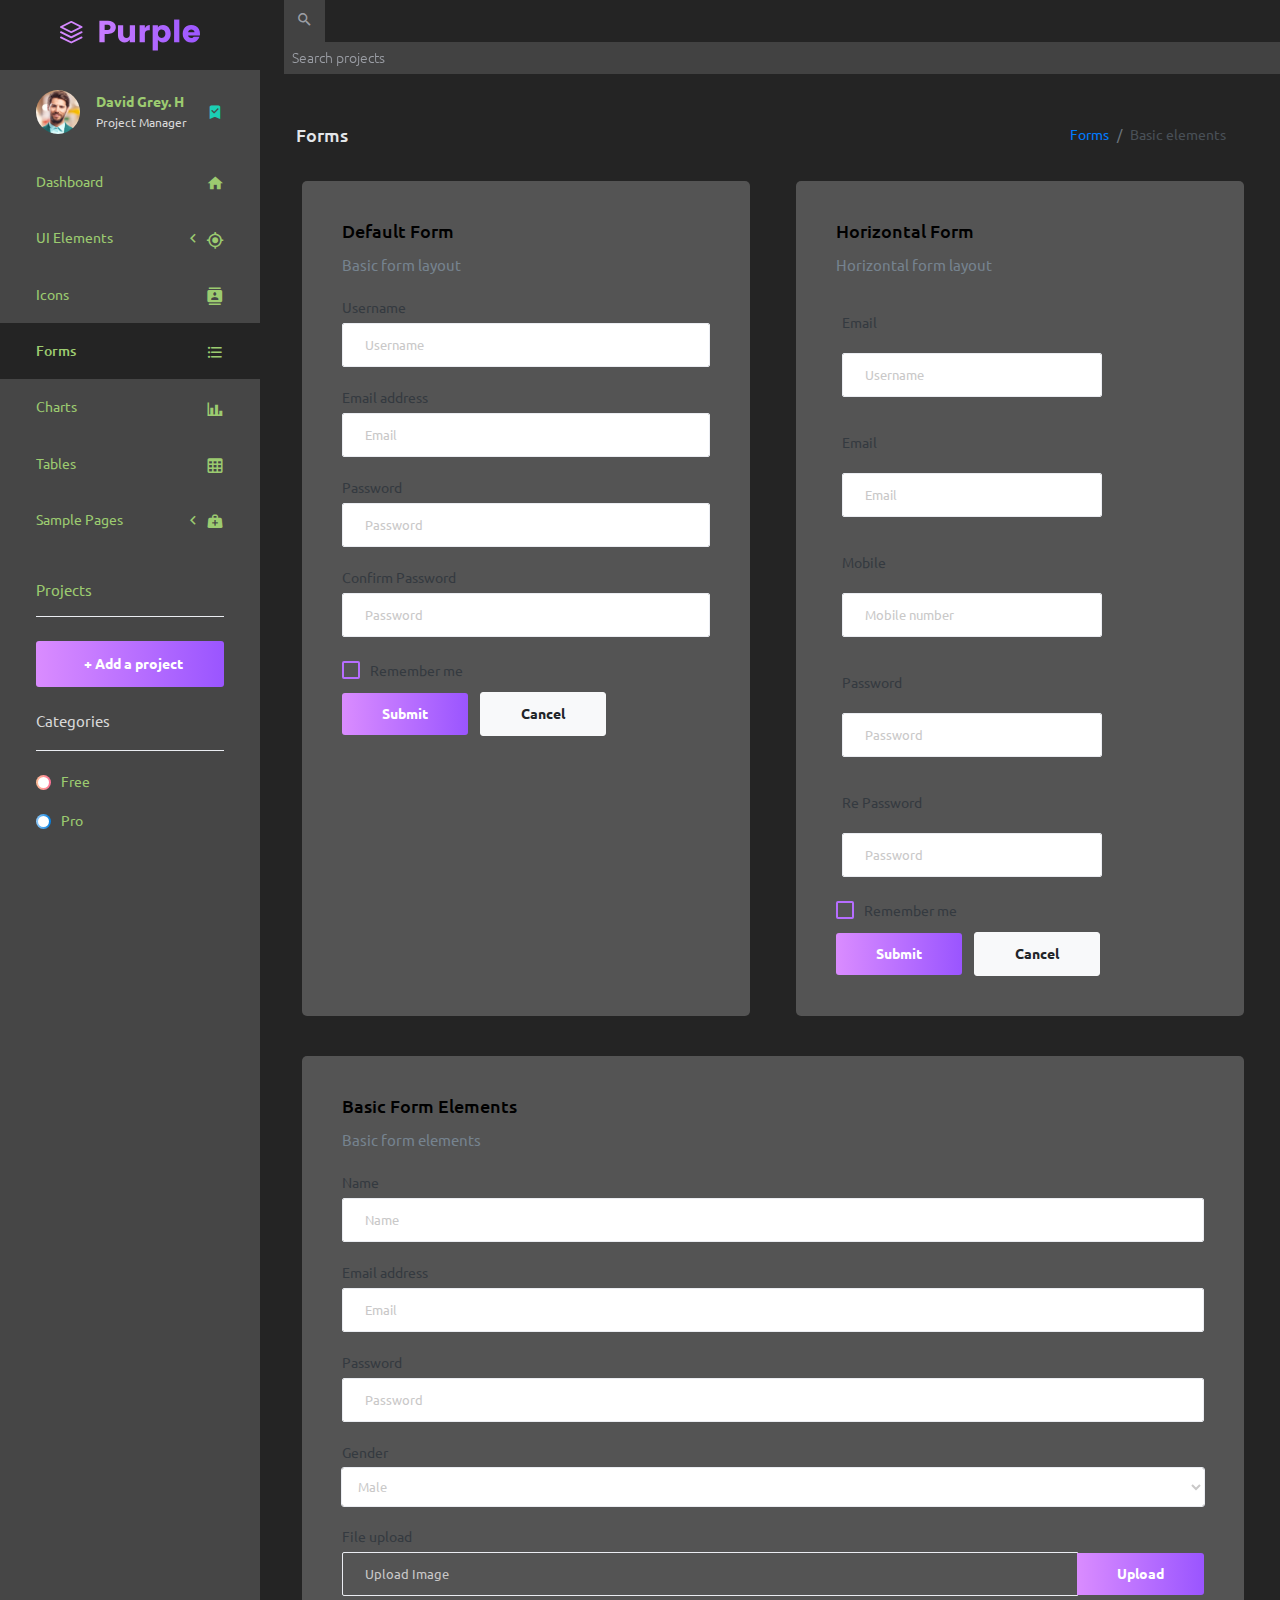
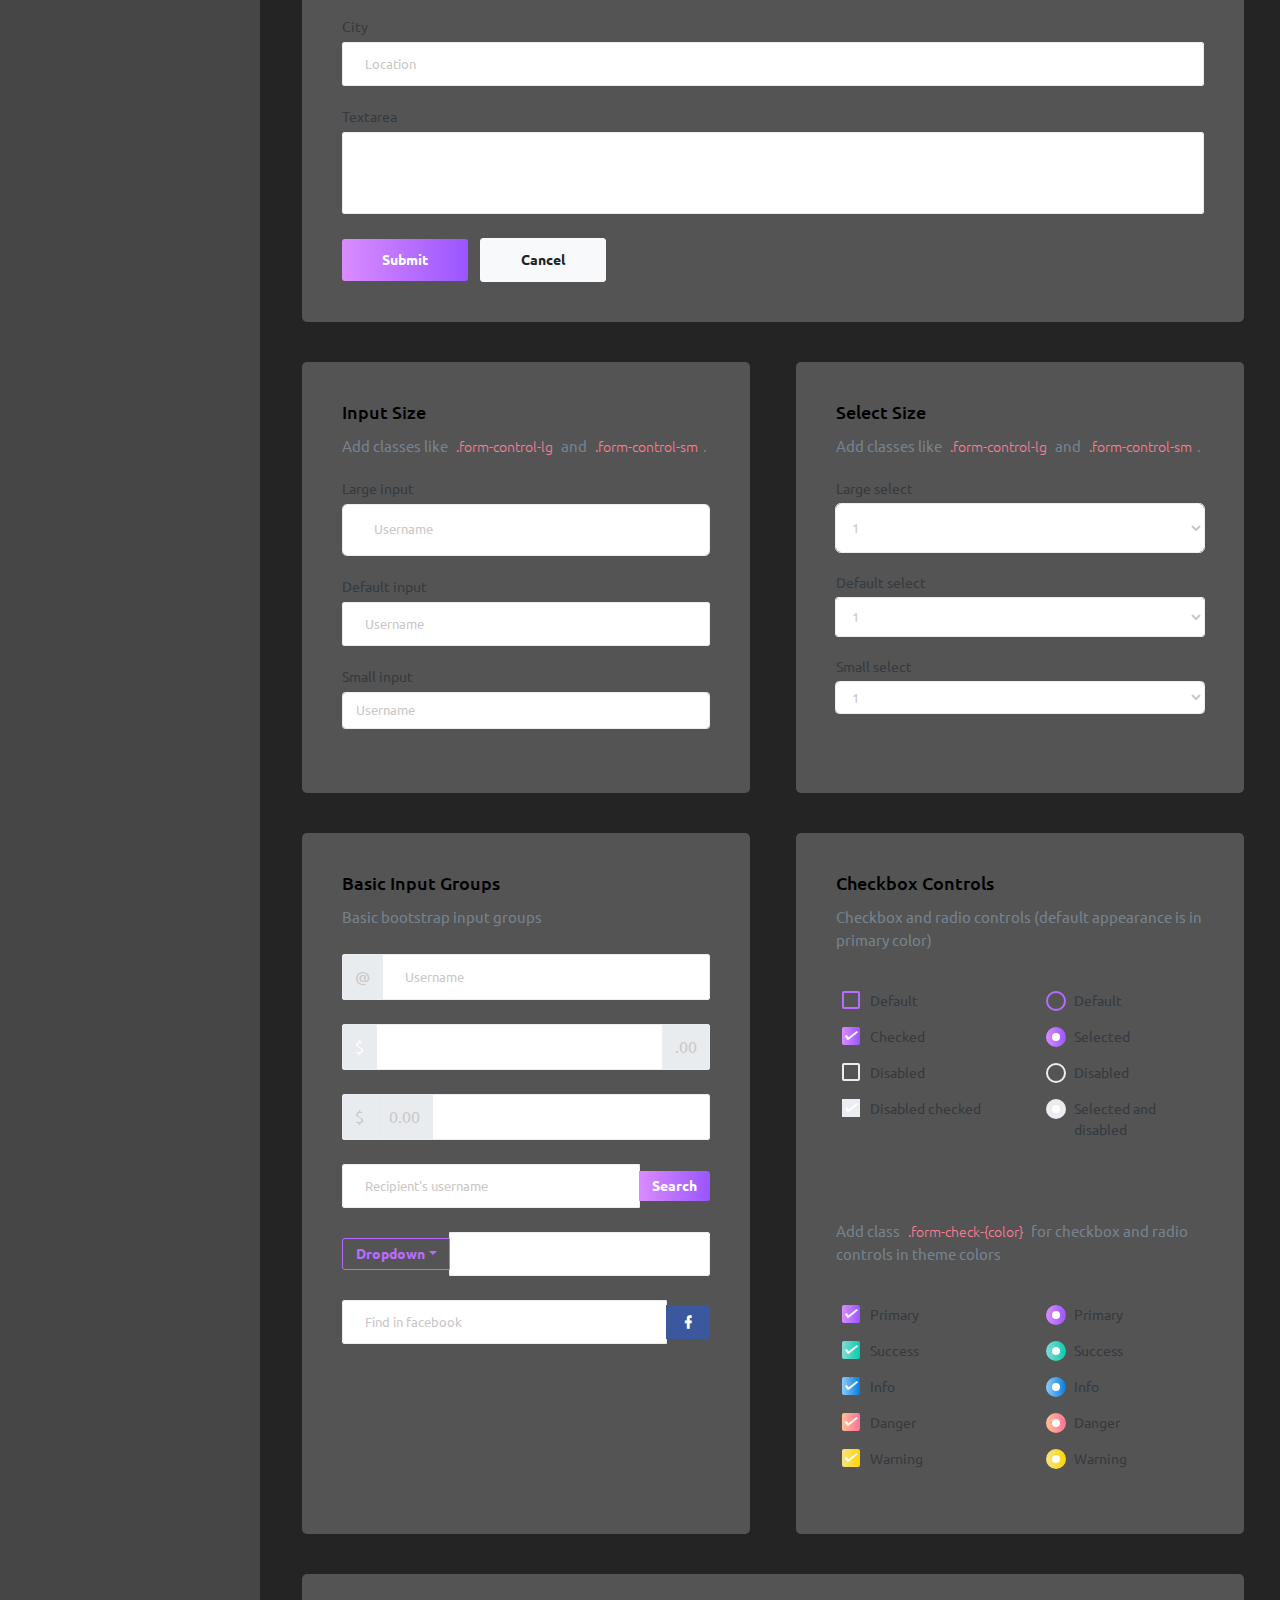
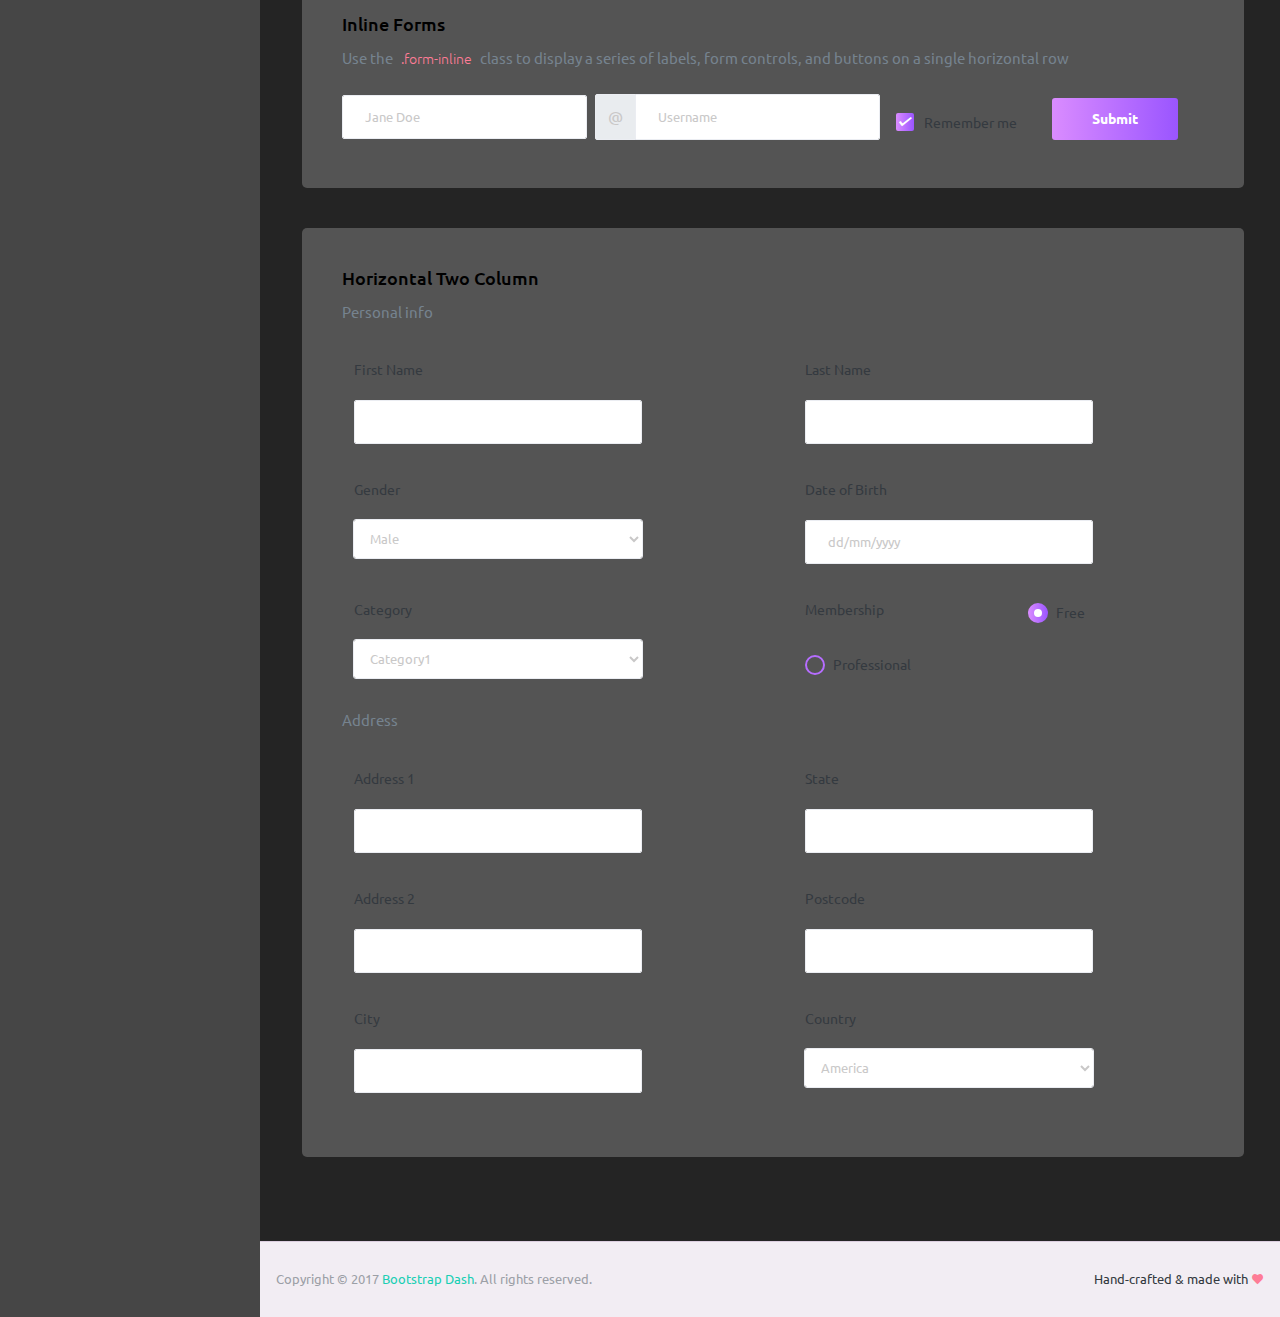
<file: pages/forms/basic_elements.html>
<!DOCTYPE html>
<html lang="en">

<head>
  <!-- Required meta tags -->
  <meta charset="utf-8">
  <meta name="viewport" content="width=device-width, initial-scale=1, shrink-to-fit=no">
  <title>Purple Admin</title>
  <!-- plugins:css -->
  <link rel="stylesheet" href="../../vendors/iconfonts/mdi/css/materialdesignicons.min.css">
  <link rel="stylesheet" href="../../vendors/css/vendor.bundle.base.css">
  <!-- endinject -->
  <!-- inject:css -->
  <link rel="stylesheet" href="../../css/style.css">
  <!-- endinject -->
  <link rel="shortcut icon" href="../../images/favicon.png" />
</head>

<body>
  <div class="container-scroller">
    <!-- partial:../../partials/_navbar.html -->
    <nav class="navbar default-layout-navbar col-lg-12 col-12 p-0 fixed-top d-flex flex-row">
      <div class="text-center navbar-brand-wrapper d-flex align-items-center justify-content-center">
        <a class="navbar-brand brand-logo" href="../../index.html"><img src="../../images/logo.svg" alt="logo"/></a>
        <a class="navbar-brand brand-logo-mini" href="../../index.html"><img src="../../images/logo-mini.svg" alt="logo"/></a>
      </div>
      <div class="navbar-menu-wrapper d-flex align-items-stretch">
        <div class="search-field d-none d-md-block">
          <form class="d-flex align-items-center h-100" action="#">
            <div class="input-group">
              <div class="input-group-prepend bg-transparent">
                  <i class="input-group-text border-0 mdi mdi-magnify"></i>                
              </div>
              <input type="text" class="form-control bg-transparent border-0" placeholder="Search projects">
            </div>
          </form>
        </div>
        <ul class="navbar-nav navbar-nav-right">
          <li class="nav-item nav-profile dropdown">
            <a class="nav-link dropdown-toggle" id="profileDropdown" href="#" data-toggle="dropdown" aria-expanded="false">
              <div class="nav-profile-img">
                <img src="../../images/faces/face1.jpg" alt="image">
                <span class="availability-status online"></span>             
              </div>
              <div class="nav-profile-text">
                <p class="mb-1 text-black">David Greymaax</p>
              </div>
            </a>
            <div class="dropdown-menu navbar-dropdown" aria-labelledby="profileDropdown">
              <a class="dropdown-item" href="#">
                <i class="mdi mdi-cached mr-2 text-success"></i>
                Activity Log
              </a>
              <div class="dropdown-divider"></div>
              <a class="dropdown-item" href="#">
                <i class="mdi mdi-logout mr-2 text-primary"></i>
                Signout
              </a>
            </div>
          </li>
          <li class="nav-item d-none d-lg-block full-screen-link">
            <a class="nav-link">
              <i class="mdi mdi-fullscreen" id="fullscreen-button"></i>
            </a>
          </li>
          <li class="nav-item dropdown">
            <a class="nav-link count-indicator dropdown-toggle" id="messageDropdown" href="#" data-toggle="dropdown" aria-expanded="false">
              <i class="mdi mdi-email-outline"></i>
              <span class="count-symbol bg-warning"></span>
            </a>
            <div class="dropdown-menu dropdown-menu-right navbar-dropdown preview-list" aria-labelledby="messageDropdown">
              <h6 class="p-3 mb-0">Messages</h6>
              <div class="dropdown-divider"></div>
              <a class="dropdown-item preview-item">
                <div class="preview-thumbnail">
                    <img src="../../images/faces/face4.jpg" alt="image" class="profile-pic">
                </div>
                <div class="preview-item-content d-flex align-items-start flex-column justify-content-center">
                  <h6 class="preview-subject ellipsis mb-1 font-weight-normal">Mark send you a message</h6>
                  <p class="text-gray mb-0">
                    1 Minutes ago
                  </p>
                </div>
              </a>
              <div class="dropdown-divider"></div>
              <a class="dropdown-item preview-item">
                <div class="preview-thumbnail">
                    <img src="../../images/faces/face2.jpg" alt="image" class="profile-pic">
                </div>
                <div class="preview-item-content d-flex align-items-start flex-column justify-content-center">
                  <h6 class="preview-subject ellipsis mb-1 font-weight-normal">Cregh send you a message</h6>
                  <p class="text-gray mb-0">
                    15 Minutes ago
                  </p>
                </div>
              </a>
              <div class="dropdown-divider"></div>
              <a class="dropdown-item preview-item">
                <div class="preview-thumbnail">
                    <img src="../../images/faces/face3.jpg" alt="image" class="profile-pic">
                </div>
                <div class="preview-item-content d-flex align-items-start flex-column justify-content-center">
                  <h6 class="preview-subject ellipsis mb-1 font-weight-normal">Profile picture updated</h6>
                  <p class="text-gray mb-0">
                    18 Minutes ago
                  </p>
                </div>
              </a>
              <div class="dropdown-divider"></div>
              <h6 class="p-3 mb-0 text-center">4 new messages</h6>
            </div>
          </li>
          <li class="nav-item dropdown">
            <a class="nav-link count-indicator dropdown-toggle" id="notificationDropdown" href="#" data-toggle="dropdown">
              <i class="mdi mdi-bell-outline"></i>
              <span class="count-symbol bg-danger"></span>
            </a>
            <div class="dropdown-menu dropdown-menu-right navbar-dropdown preview-list" aria-labelledby="notificationDropdown">
              <h6 class="p-3 mb-0">Notifications</h6>
              <div class="dropdown-divider"></div>
              <a class="dropdown-item preview-item">
                <div class="preview-thumbnail">
                  <div class="preview-icon bg-success">
                    <i class="mdi mdi-calendar"></i>
                  </div>
                </div>
                <div class="preview-item-content d-flex align-items-start flex-column justify-content-center">
                  <h6 class="preview-subject font-weight-normal mb-1">Event today</h6>
                  <p class="text-gray ellipsis mb-0">
                    Just a reminder that you have an event today
                  </p>
                </div>
              </a>
              <div class="dropdown-divider"></div>
              <a class="dropdown-item preview-item">
                <div class="preview-thumbnail">
                  <div class="preview-icon bg-warning">
                    <i class="mdi mdi-settings"></i>
                  </div>
                </div>
                <div class="preview-item-content d-flex align-items-start flex-column justify-content-center">
                  <h6 class="preview-subject font-weight-normal mb-1">Settings</h6>
                  <p class="text-gray ellipsis mb-0">
                    Update dashboard
                  </p>
                </div>
              </a>
              <div class="dropdown-divider"></div>
              <a class="dropdown-item preview-item">
                <div class="preview-thumbnail">
                  <div class="preview-icon bg-info">
                    <i class="mdi mdi-link-variant"></i>
                  </div>
                </div>
                <div class="preview-item-content d-flex align-items-start flex-column justify-content-center">
                  <h6 class="preview-subject font-weight-normal mb-1">Launch Admin</h6>
                  <p class="text-gray ellipsis mb-0">
                    New admin wow!
                  </p>
                </div>
              </a>
              <div class="dropdown-divider"></div>
              <h6 class="p-3 mb-0 text-center">See all notifications</h6>
            </div>
          </li>
          <li class="nav-item nav-logout d-none d-lg-block">
            <a class="nav-link" href="#">
              <i class="mdi mdi-power"></i>
            </a>
          </li>
          <li class="nav-item nav-settings d-none d-lg-block">
            <a class="nav-link" href="#">
              <i class="mdi mdi-format-line-spacing"></i>
            </a>
          </li>
        </ul>
        <button class="navbar-toggler navbar-toggler-right d-lg-none align-self-center" type="button" data-toggle="offcanvas">
          <span class="mdi mdi-menu"></span>
        </button>
      </div>
    </nav>
    <!-- partial -->
    <div class="container-fluid page-body-wrapper">
      <!-- partial:../../partials/_sidebar.html -->
      <nav class="sidebar sidebar-offcanvas" id="sidebar">
        <ul class="nav">
          <li class="nav-item nav-profile">
            <a href="#" class="nav-link">
              <div class="nav-profile-image">
                <img src="../../images/faces/face1.jpg" alt="profile">
                <span class="login-status online"></span> <!--change to offline or busy as needed-->              
              </div>
              <div class="nav-profile-text d-flex flex-column">
                <span class="font-weight-bold mb-2">David Grey. H</span>
                <span class="text-secondary text-small">Project Manager</span>
              </div>
              <i class="mdi mdi-bookmark-check text-success nav-profile-badge"></i>
            </a>
          </li>
          <li class="nav-item">
            <a class="nav-link" href="../../index.html">
              <span class="menu-title">Dashboard</span>
              <i class="mdi mdi-home menu-icon"></i>
            </a>
          </li>
          <li class="nav-item">
            <a class="nav-link" data-toggle="collapse" href="#ui-basic" aria-expanded="false" aria-controls="ui-basic">
              <span class="menu-title">UI Elements</span>
              <i class="menu-arrow"></i>
              <i class="mdi mdi-crosshairs-gps menu-icon"></i>
            </a>
            <div class="collapse" id="ui-basic">
              <ul class="nav flex-column sub-menu">
                <li class="nav-item"> <a class="nav-link" href="../../pages/ui-features/buttons.html">Buttons</a></li>
                <li class="nav-item"> <a class="nav-link" href="../../pages/ui-features/typography.html">Typography</a></li>
              </ul>
            </div>
          </li>
          <li class="nav-item">
            <a class="nav-link" href="../../pages/icons/mdi.html">
              <span class="menu-title">Icons</span>
              <i class="mdi mdi-contacts menu-icon"></i>
            </a>
          </li>
          <li class="nav-item">
            <a class="nav-link" href="../../pages/forms/basic_elements.html">
              <span class="menu-title">Forms</span>
              <i class="mdi mdi-format-list-bulleted menu-icon"></i>
            </a>
          </li>
          <li class="nav-item">
            <a class="nav-link" href="../../pages/charts/chartjs.html">
              <span class="menu-title">Charts</span>
              <i class="mdi mdi-chart-bar menu-icon"></i>
            </a>
          </li>
          <li class="nav-item">
            <a class="nav-link" href="../../pages/tables/basic-table.html">
              <span class="menu-title">Tables</span>
              <i class="mdi mdi-table-large menu-icon"></i>
            </a>
          </li>
          <li class="nav-item">
            <a class="nav-link" data-toggle="collapse" href="#general-pages" aria-expanded="false" aria-controls="general-pages">
              <span class="menu-title">Sample Pages</span>
              <i class="menu-arrow"></i>
              <i class="mdi mdi-medical-bag menu-icon"></i>
            </a>
            <div class="collapse" id="general-pages">
              <ul class="nav flex-column sub-menu">
                <li class="nav-item"> <a class="nav-link" href="../../pages/samples/blank-page.html"> Blank Page </a></li>
                <li class="nav-item"> <a class="nav-link" href="../../pages/samples/login.html"> Login </a></li>
                <li class="nav-item"> <a class="nav-link" href="../../pages/samples/register.html"> Register </a></li>
                <li class="nav-item"> <a class="nav-link" href="../../pages/samples/error-404.html"> 404 </a></li>
                <li class="nav-item"> <a class="nav-link" href="../../pages/samples/error-500.html"> 500 </a></li>
              </ul>
              </div>
          </li>
          <li class="nav-item sidebar-actions">
            <span class="nav-link">
              <div class="border-bottom">
                <h6 class="font-weight-normal mb-3">Projects</h6>                
              </div>
              <button class="btn btn-block btn-lg btn-gradient-primary mt-4">+ Add a project</button>
              <div class="mt-4">
                <div class="border-bottom">
                  <p class="text-secondary">Categories</p>                  
                </div>
                <ul class="gradient-bullet-list mt-4">
                  <li>Free</li>
                  <li>Pro</li>
                </ul>
              </div>
            </span>
          </li>
        </ul>
      </nav>
      <!-- partial -->
      <div class="main-panel">        
        <div class="content-wrapper">
          <div class="page-header">
            <h3 class="page-title">
              Forms
            </h3>
            <nav aria-label="breadcrumb">
              <ol class="breadcrumb">
                <li class="breadcrumb-item"><a href="#">Forms</a></li>
                <li class="breadcrumb-item active" aria-current="page">Basic elements</li>
              </ol>
            </nav>
          </div>
          <div class="row">
            <div class="col-md-6 grid-margin stretch-card">
              <div class="card">
                <div class="card-body">
                  <h4 class="card-title">Default form</h4>
                  <p class="card-description">
                    Basic form layout
                  </p>
                  <form class="forms-sample">
                    <div class="form-group">
                      <label for="exampleInputUsername1">Username</label>
                      <input type="text" class="form-control" id="exampleInputUsername1" placeholder="Username">
                    </div>
                    <div class="form-group">
                      <label for="exampleInputEmail1">Email address</label>
                      <input type="email" class="form-control" id="exampleInputEmail1" placeholder="Email">
                    </div>
                    <div class="form-group">
                      <label for="exampleInputPassword1">Password</label>
                      <input type="password" class="form-control" id="exampleInputPassword1" placeholder="Password">
                    </div>
                    <div class="form-group">
                      <label for="exampleInputConfirmPassword1">Confirm Password</label>
                      <input type="password" class="form-control" id="exampleInputConfirmPassword1" placeholder="Password">
                    </div>
                    <div class="form-check form-check-flat form-check-primary">
                      <label class="form-check-label">
                        <input type="checkbox" class="form-check-input">
                        Remember me
                      </label>
                    </div>
                    <button type="submit" class="btn btn-gradient-primary mr-2">Submit</button>
                    <button class="btn btn-light">Cancel</button>
                  </form>
                </div>
              </div>
            </div>
            <div class="col-md-6 grid-margin stretch-card">
              <div class="card">
                <div class="card-body">
                  <h4 class="card-title">Horizontal Form</h4>
                  <p class="card-description">
                    Horizontal form layout
                  </p>
                  <form class="forms-sample">
                    <div class="form-group row">
                      <label for="exampleInputUsername2" class="col-sm-3 col-form-label">Email</label>
                      <div class="col-sm-9">
                        <input type="text" class="form-control" id="exampleInputUsername2" placeholder="Username">
                      </div>
                    </div>
                    <div class="form-group row">
                      <label for="exampleInputEmail2" class="col-sm-3 col-form-label">Email</label>
                      <div class="col-sm-9">
                        <input type="email" class="form-control" id="exampleInputEmail2" placeholder="Email">
                      </div>
                    </div>
                    <div class="form-group row">
                      <label for="exampleInputMobile" class="col-sm-3 col-form-label">Mobile</label>
                      <div class="col-sm-9">
                        <input type="text" class="form-control" id="exampleInputMobile" placeholder="Mobile number">
                      </div>
                    </div>
                    <div class="form-group row">
                      <label for="exampleInputPassword2" class="col-sm-3 col-form-label">Password</label>
                      <div class="col-sm-9">
                        <input type="password" class="form-control" id="exampleInputPassword2" placeholder="Password">
                      </div>
                    </div>
                    <div class="form-group row">
                      <label for="exampleInputConfirmPassword2" class="col-sm-3 col-form-label">Re Password</label>
                      <div class="col-sm-9">
                        <input type="password" class="form-control" id="exampleInputConfirmPassword2" placeholder="Password">
                      </div>
                    </div>
                    <div class="form-check form-check-flat form-check-primary">
                      <label class="form-check-label">
                        <input type="checkbox" class="form-check-input">
                        Remember me
                      </label>
                    </div>
                    <button type="submit" class="btn btn-gradient-primary mr-2">Submit</button>
                    <button class="btn btn-light">Cancel</button>
                  </form>
                </div>
              </div>
            </div>
            <div class="col-12 grid-margin stretch-card">
              <div class="card">
                <div class="card-body">
                  <h4 class="card-title">Basic form elements</h4>
                  <p class="card-description">
                    Basic form elements
                  </p>
                  <form class="forms-sample">
                    <div class="form-group">
                      <label for="exampleInputName1">Name</label>
                      <input type="text" class="form-control" id="exampleInputName1" placeholder="Name">
                    </div>
                    <div class="form-group">
                      <label for="exampleInputEmail3">Email address</label>
                      <input type="email" class="form-control" id="exampleInputEmail3" placeholder="Email">
                    </div>
                    <div class="form-group">
                      <label for="exampleInputPassword4">Password</label>
                      <input type="password" class="form-control" id="exampleInputPassword4" placeholder="Password">
                    </div>
                    <div class="form-group">
                      <label for="exampleSelectGender">Gender</label>
                        <select class="form-control" id="exampleSelectGender">
                          <option>Male</option>
                          <option>Female</option>
                        </select>
                      </div>
                    <div class="form-group">
                      <label>File upload</label>
                      <input type="file" name="img[]" class="file-upload-default">
                      <div class="input-group col-xs-12">
                        <input type="text" class="form-control file-upload-info" disabled placeholder="Upload Image">
                        <span class="input-group-append">
                          <button class="file-upload-browse btn btn-gradient-primary" type="button">Upload</button>
                        </span>
                      </div>
                    </div>
                    <div class="form-group">
                      <label for="exampleInputCity1">City</label>
                      <input type="text" class="form-control" id="exampleInputCity1" placeholder="Location">
                    </div>
                    <div class="form-group">
                      <label for="exampleTextarea1">Textarea</label>
                      <textarea class="form-control" id="exampleTextarea1" rows="4"></textarea>
                    </div>
                    <button type="submit" class="btn btn-gradient-primary mr-2">Submit</button>
                    <button class="btn btn-light">Cancel</button>
                  </form>
                </div>
              </div>
            </div>
            <div class="col-md-6 grid-margin stretch-card">
              <div class="card">
                <div class="card-body">
                  <h4 class="card-title">Input size</h4>
                  <p class="card-description">
                    Add classes like <code>.form-control-lg</code> and <code>.form-control-sm</code>.
                  </p>
                  <div class="form-group">
                    <label>Large input</label>
                    <input type="text" class="form-control form-control-lg" placeholder="Username" aria-label="Username">
                  </div>
                  <div class="form-group">
                    <label>Default input</label>
                    <input type="text" class="form-control" placeholder="Username" aria-label="Username">
                  </div>
                  <div class="form-group">
                    <label>Small input</label>
                    <input type="text" class="form-control form-control-sm" placeholder="Username" aria-label="Username">
                  </div>
                </div>
              </div>
            </div>
            <div class="col-md-6 grid-margin stretch-card">
              <div class="card">
                <div class="card-body">
                  <h4 class="card-title">Select size</h4>
                  <p class="card-description">
                    Add classes like <code>.form-control-lg</code> and <code>.form-control-sm</code>.                    
                  </p>
                  <div class="form-group">
                    <label for="exampleFormControlSelect1">Large select</label>
                    <select class="form-control form-control-lg" id="exampleFormControlSelect1">
                      <option>1</option>
                      <option>2</option>
                      <option>3</option>
                      <option>4</option>
                      <option>5</option>
                    </select>
                  </div>
                  <div class="form-group">
                    <label for="exampleFormControlSelect2">Default select</label>
                    <select class="form-control" id="exampleFormControlSelect2">
                      <option>1</option>
                      <option>2</option>
                      <option>3</option>
                      <option>4</option>
                      <option>5</option>
                    </select>
                  </div>
                  <div class="form-group">
                    <label for="exampleFormControlSelect3">Small select</label>
                    <select class="form-control form-control-sm" id="exampleFormControlSelect3">
                      <option>1</option>
                      <option>2</option>
                      <option>3</option>
                      <option>4</option>
                      <option>5</option>
                    </select>
                  </div>
                </div>
              </div>
            </div>
            <div class="col-md-6 grid-margin stretch-card">
              <div class="card">
                <div class="card-body">
                  <h4 class="card-title">Basic input groups</h4>
                  <p class="card-description">
                    Basic bootstrap input groups
                  </p>
                  <div class="form-group">
                    <div class="input-group">
                      <div class="input-group-prepend">
                        <span class="input-group-text">@</span>
                      </div>
                      <input type="text" class="form-control" placeholder="Username" aria-label="Username" aria-describedby="basic-addon1">
                    </div>
                  </div>
                  <div class="form-group">
                    <div class="input-group">
                      <div class="input-group-prepend">
                        <span class="input-group-text bg-gradient-primary text-white">$</span>
                      </div>
                      <input type="text" class="form-control" aria-label="Amount (to the nearest dollar)">
                      <div class="input-group-append">
                        <span class="input-group-text">.00</span>
                      </div>
                    </div>
                  </div>
                  <div class="form-group">
                    <div class="input-group">
                      <div class="input-group-prepend">
                        <span class="input-group-text">$</span>
                      </div>
                      <div class="input-group-prepend">
                        <span class="input-group-text">0.00</span>
                      </div>
                      <input type="text" class="form-control" aria-label="Amount (to the nearest dollar)">
                    </div>
                  </div>
                  <div class="form-group">
                    <div class="input-group">
                      <input type="text" class="form-control" placeholder="Recipient's username" aria-label="Recipient's username" aria-describedby="basic-addon2">
                      <div class="input-group-append">
                        <button class="btn btn-sm btn-gradient-primary" type="button">Search</button>
                      </div>
                    </div>
                  </div>
                  <div class="form-group">
                    <div class="input-group">
                      <div class="input-group-prepend">
                        <button class="btn btn-sm btn-outline-primary dropdown-toggle" type="button" data-toggle="dropdown" aria-haspopup="true" aria-expanded="false">Dropdown</button>
                        <div class="dropdown-menu">
                          <a class="dropdown-item" href="#">Action</a>
                          <a class="dropdown-item" href="#">Another action</a>
                          <a class="dropdown-item" href="#">Something else here</a>
                          <div role="separator" class="dropdown-divider"></div>
                          <a class="dropdown-item" href="#">Separated link</a>
                        </div>
                      </div>
                      <input type="text" class="form-control" aria-label="Text input with dropdown button">
                    </div>
                  </div>
                  <div class="form-group">
                    <div class="input-group">
                      <input type="text" class="form-control" placeholder="Find in facebook" aria-label="Recipient's username" aria-describedby="basic-addon2">
                      <div class="input-group-append">
                        <button class="btn btn-sm btn-facebook" type="button">
                          <i class="mdi mdi-facebook"></i>
                        </button>
                      </div>
                    </div>
                  </div>
                </div>
              </div>
            </div>
            <div class="col-md-6 grid-margin stretch-card">
              <div class="card">
                <div class="card-body">
                  <h4 class="card-title">Checkbox Controls</h4>
                  <p class="card-description">Checkbox and radio controls (default appearance is in primary color)</p>
                  <form>
                    <div class="row">
                      <div class="col-md-6">
                        <div class="form-group">
                          <div class="form-check">
                            <label class="form-check-label">
                              <input type="checkbox" class="form-check-input">
                              Default
                            </label>
                          </div>
                          <div class="form-check">
                            <label class="form-check-label">
                              <input type="checkbox" class="form-check-input" checked>
                              Checked
                            </label>
                          </div>
                          <div class="form-check">
                            <label class="form-check-label">
                              <input type="checkbox" class="form-check-input" disabled>
                              Disabled
                            </label>
                          </div>
                          <div class="form-check">
                            <label class="form-check-label">
                              <input type="checkbox" class="form-check-input" disabled checked>
                              Disabled checked
                            </label>
                          </div>
                        </div>
                      </div>
                      <div class="col-md-6">
                        <div class="form-group">
                          <div class="form-check">
                            <label class="form-check-label">
                              <input type="radio" class="form-check-input" name="optionsRadios" id="optionsRadios1" value="">
                              Default
                            </label>
                          </div>
                          <div class="form-check">
                            <label class="form-check-label">
                              <input type="radio" class="form-check-input" name="optionsRadios" id="optionsRadios2" value="option2" checked>
                              Selected
                            </label>
                          </div>
                          <div class="form-check">
                            <label class="form-check-label">
                              <input type="radio" class="form-check-input" name="optionsRadios2" id="optionsRadios3" value="option3" disabled>
                              Disabled
                            </label>
                          </div>
                          <div class="form-check">
                            <label class="form-check-label">
                              <input type="radio" class="form-check-input" name="optionsRadio2" id="optionsRadios4" value="option4" disabled checked>
                              Selected and disabled
                            </label>
                          </div>
                        </div>
                      </div>
                    </div>
                  </form>
                </div>
                <div class="card-body">
                  <p class="card-description">Add class <code>.form-check-{color}</code> for checkbox and radio controls in theme colors</p>
                  <form>
                    <div class="row">
                      <div class="col-md-6">
                        <div class="form-group">
                          <div class="form-check form-check-primary">
                            <label class="form-check-label">
                              <input type="checkbox" class="form-check-input" checked>
                              Primary
                            </label>
                          </div>
                          <div class="form-check form-check-success">
                            <label class="form-check-label">
                              <input type="checkbox" class="form-check-input" checked>
                              Success
                            </label>
                          </div>
                          <div class="form-check form-check-info">
                            <label class="form-check-label">
                              <input type="checkbox" class="form-check-input" checked>
                              Info
                            </label>
                          </div>
                          <div class="form-check form-check-danger">
                            <label class="form-check-label">
                              <input type="checkbox" class="form-check-input" checked>
                              Danger
                            </label>
                          </div>
                          <div class="form-check form-check-warning">
                            <label class="form-check-label">
                              <input type="checkbox" class="form-check-input" checked>
                              Warning
                            </label>
                          </div>
                        </div>
                      </div>
                      <div class="col-md-6">
                        <div class="form-group">
                          <div class="form-check form-check-primary">
                            <label class="form-check-label">
                              <input type="radio" class="form-check-input" name="ExampleRadio1" id="ExampleRadio1" checked>
                              Primary
                            </label>
                          </div>
                          <div class="form-check form-check-success">
                            <label class="form-check-label">
                              <input type="radio" class="form-check-input" name="ExampleRadio2" id="ExampleRadio2" checked>
                              Success
                            </label>
                          </div>
                          <div class="form-check form-check-info">
                            <label class="form-check-label">
                              <input type="radio" class="form-check-input" name="ExampleRadio3" id="ExampleRadio3" checked>
                              Info
                            </label>
                          </div>
                          <div class="form-check form-check-danger">
                            <label class="form-check-label">
                              <input type="radio" class="form-check-input" name="ExampleRadio4" id="ExampleRadio4" checked>
                              Danger
                            </label>
                          </div>
                          <div class="form-check form-check-warning">
                            <label class="form-check-label">
                              <input type="radio" class="form-check-input" name="ExampleRadio5" id="ExampleRadio5" checked>
                              Warning
                            </label>
                          </div>
                        </div>
                      </div>
                    </div>
                  </form>
                </div>
              </div>
            </div>
            <div class="col-12 grid-margin stretch-card">
              <div class="card">
                <div class="card-body">
                  <h4 class="card-title">Inline forms</h4>
                  <p class="card-description">
                    Use the <code>.form-inline</code> class to display a series of labels, form controls, and buttons on a single horizontal row
                  </p>
                  <form class="form-inline">
                    <label class="sr-only" for="inlineFormInputName2">Name</label>
                    <input type="text" class="form-control mb-2 mr-sm-2" id="inlineFormInputName2" placeholder="Jane Doe">
                  
                    <label class="sr-only" for="inlineFormInputGroupUsername2">Username</label>
                    <div class="input-group mb-2 mr-sm-2">
                      <div class="input-group-prepend">
                        <div class="input-group-text">@</div>
                      </div>
                      <input type="text" class="form-control" id="inlineFormInputGroupUsername2" placeholder="Username">
                    </div>
                    <div class="form-check mx-sm-2">
                      <label class="form-check-label">
                        <input type="checkbox" class="form-check-input" checked>
                        Remember me
                      </label>
                    </div>
                    <button type="submit" class="btn btn-gradient-primary mb-2">Submit</button>
                  </form>
                </div>
              </div>
            </div>
            <div class="col-12 grid-margin">
              <div class="card">
                <div class="card-body">
                  <h4 class="card-title">Horizontal Two column</h4>
                  <form class="form-sample">
                    <p class="card-description">
                      Personal info
                    </p>
                    <div class="row">
                      <div class="col-md-6">
                        <div class="form-group row">
                          <label class="col-sm-3 col-form-label">First Name</label>
                          <div class="col-sm-9">
                            <input type="text" class="form-control" />
                          </div>
                        </div>
                      </div>
                      <div class="col-md-6">
                        <div class="form-group row">
                          <label class="col-sm-3 col-form-label">Last Name</label>
                          <div class="col-sm-9">
                            <input type="text" class="form-control" />
                          </div>
                        </div>
                      </div>
                    </div>
                    <div class="row">
                      <div class="col-md-6">
                        <div class="form-group row">
                          <label class="col-sm-3 col-form-label">Gender</label>
                          <div class="col-sm-9">
                            <select class="form-control">
                              <option>Male</option>
                              <option>Female</option>
                            </select>
                          </div>
                        </div>
                      </div>
                      <div class="col-md-6">
                        <div class="form-group row">
                          <label class="col-sm-3 col-form-label">Date of Birth</label>
                          <div class="col-sm-9">
                            <input class="form-control" placeholder="dd/mm/yyyy"/>
                          </div>
                        </div>
                      </div>
                    </div>
                    <div class="row">
                      <div class="col-md-6">
                        <div class="form-group row">
                          <label class="col-sm-3 col-form-label">Category</label>
                          <div class="col-sm-9">
                            <select class="form-control">
                              <option>Category1</option>
                              <option>Category2</option>
                              <option>Category3</option>
                              <option>Category4</option>
                            </select>
                          </div>
                        </div>
                      </div>
                      <div class="col-md-6">
                        <div class="form-group row">
                          <label class="col-sm-3 col-form-label">Membership</label>
                          <div class="col-sm-4">
                            <div class="form-check">
                              <label class="form-check-label">
                                <input type="radio" class="form-check-input" name="membershipRadios" id="membershipRadios1" value="" checked>
                                Free
                              </label>
                            </div>
                          </div>
                          <div class="col-sm-5">
                            <div class="form-check">
                              <label class="form-check-label">
                                <input type="radio" class="form-check-input" name="membershipRadios" id="membershipRadios2" value="option2">
                                Professional
                              </label>
                            </div>
                          </div>
                        </div>
                      </div>
                    </div>
                    <p class="card-description">
                      Address
                    </p>
                    <div class="row">
                      <div class="col-md-6">
                        <div class="form-group row">
                          <label class="col-sm-3 col-form-label">Address 1</label>
                          <div class="col-sm-9">
                            <input type="text" class="form-control" />
                          </div>
                        </div>
                      </div>
                      <div class="col-md-6">
                        <div class="form-group row">
                          <label class="col-sm-3 col-form-label">State</label>
                          <div class="col-sm-9">
                            <input type="text" class="form-control" />
                          </div>
                        </div>
                      </div>
                    </div>
                    <div class="row">
                      <div class="col-md-6">
                        <div class="form-group row">
                          <label class="col-sm-3 col-form-label">Address 2</label>
                          <div class="col-sm-9">
                            <input type="text" class="form-control" />
                          </div>
                        </div>
                      </div>
                      <div class="col-md-6">
                        <div class="form-group row">
                          <label class="col-sm-3 col-form-label">Postcode</label>
                          <div class="col-sm-9">
                            <input type="text" class="form-control" />
                          </div>
                        </div>
                      </div>
                    </div>
                    <div class="row">
                      <div class="col-md-6">
                        <div class="form-group row">
                          <label class="col-sm-3 col-form-label">City</label>
                          <div class="col-sm-9">
                            <input type="text" class="form-control" />
                          </div>
                        </div>
                      </div>
                      <div class="col-md-6">
                        <div class="form-group row">
                          <label class="col-sm-3 col-form-label">Country</label>
                          <div class="col-sm-9">
                            <select class="form-control">
                              <option>America</option>
                              <option>Italy</option>
                              <option>Russia</option>
                              <option>Britain</option>
                            </select>
                          </div>
                        </div>
                      </div>
                    </div>
                  </form>
                </div>
              </div>
            </div>
          </div>
        </div>
        <!-- content-wrapper ends -->
        <!-- partial:../../partials/_footer.html -->
        <footer class="footer">
          <div class="d-sm-flex justify-content-center justify-content-sm-between">
            <span class="text-muted text-center text-sm-left d-block d-sm-inline-block">Copyright © 2017 <a href="https://www.bootstrapdash.com/" target="_blank">Bootstrap Dash</a>. All rights reserved.</span>
            <span class="float-none float-sm-right d-block mt-1 mt-sm-0 text-center">Hand-crafted & made with <i class="mdi mdi-heart text-danger"></i></span>
          </div>
        </footer>
        <!-- partial -->
      </div>
      <!-- main-panel ends -->
    </div>
    <!-- page-body-wrapper ends -->
  </div>
  <!-- container-scroller -->
  <!-- plugins:js -->
  <script src="../../vendors/js/vendor.bundle.base.js"></script>
  <script src="../../vendors/js/vendor.bundle.addons.js"></script>
  <!-- endinject -->
  <!-- inject:js -->
  <script src="../../js/off-canvas.js"></script>
  <script src="../../js/misc.js"></script>
  <!-- endinject -->
  <!-- Custom js for this page-->
  <script src="../../js/file-upload.js"></script>
  <!-- End custom js for this page-->
</body>

</html>
</file>
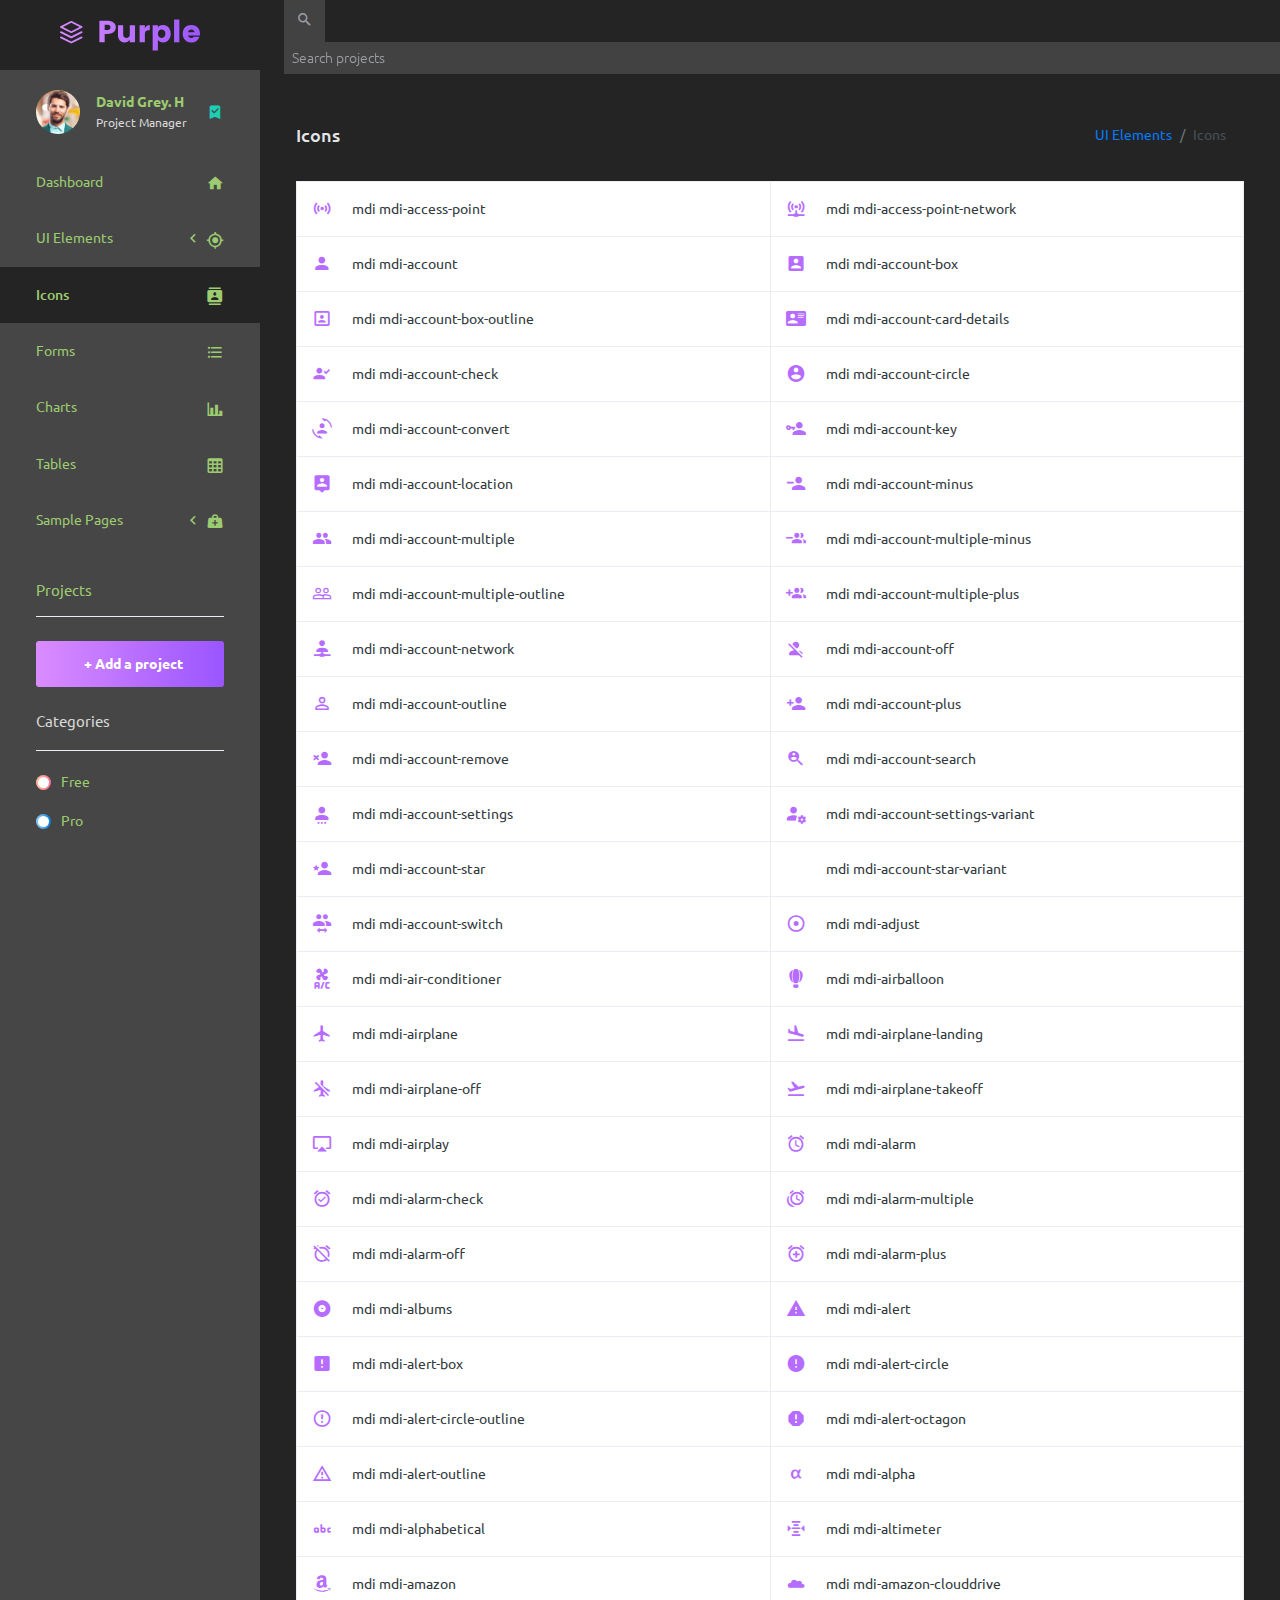
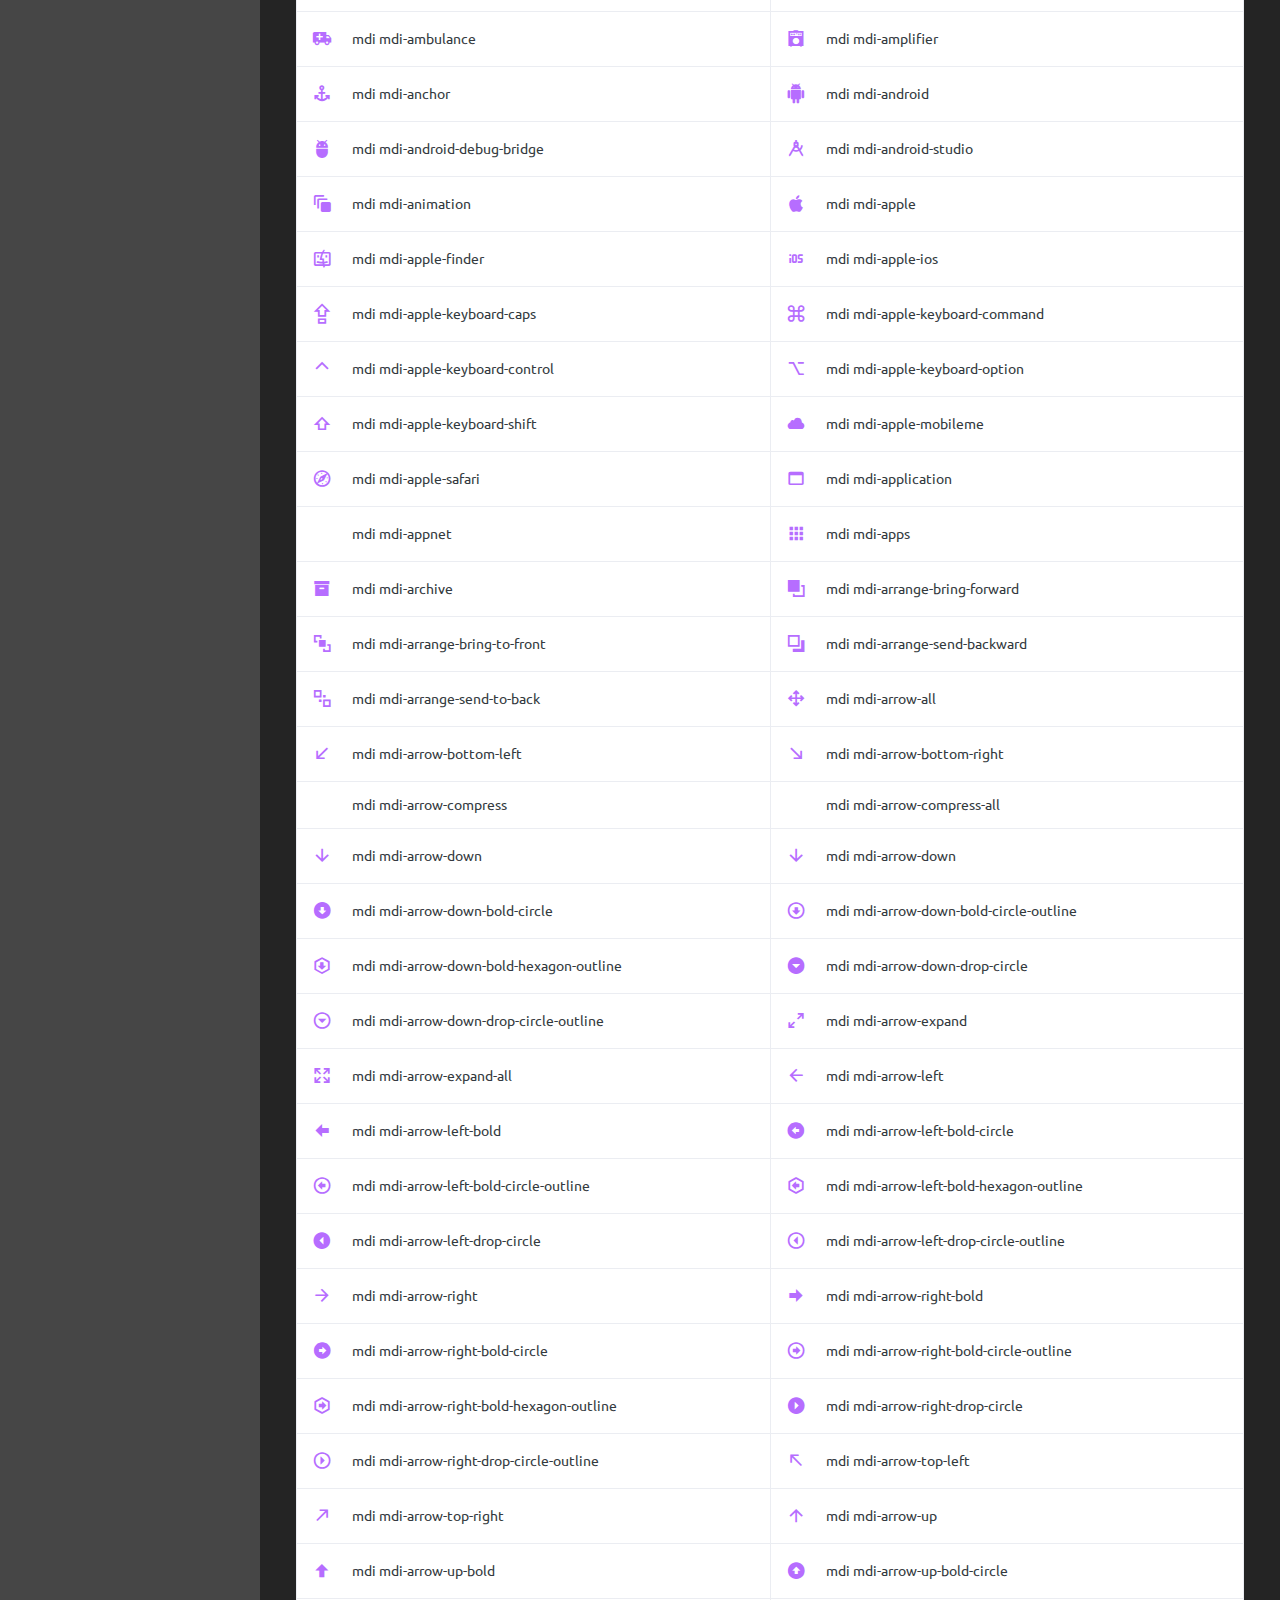
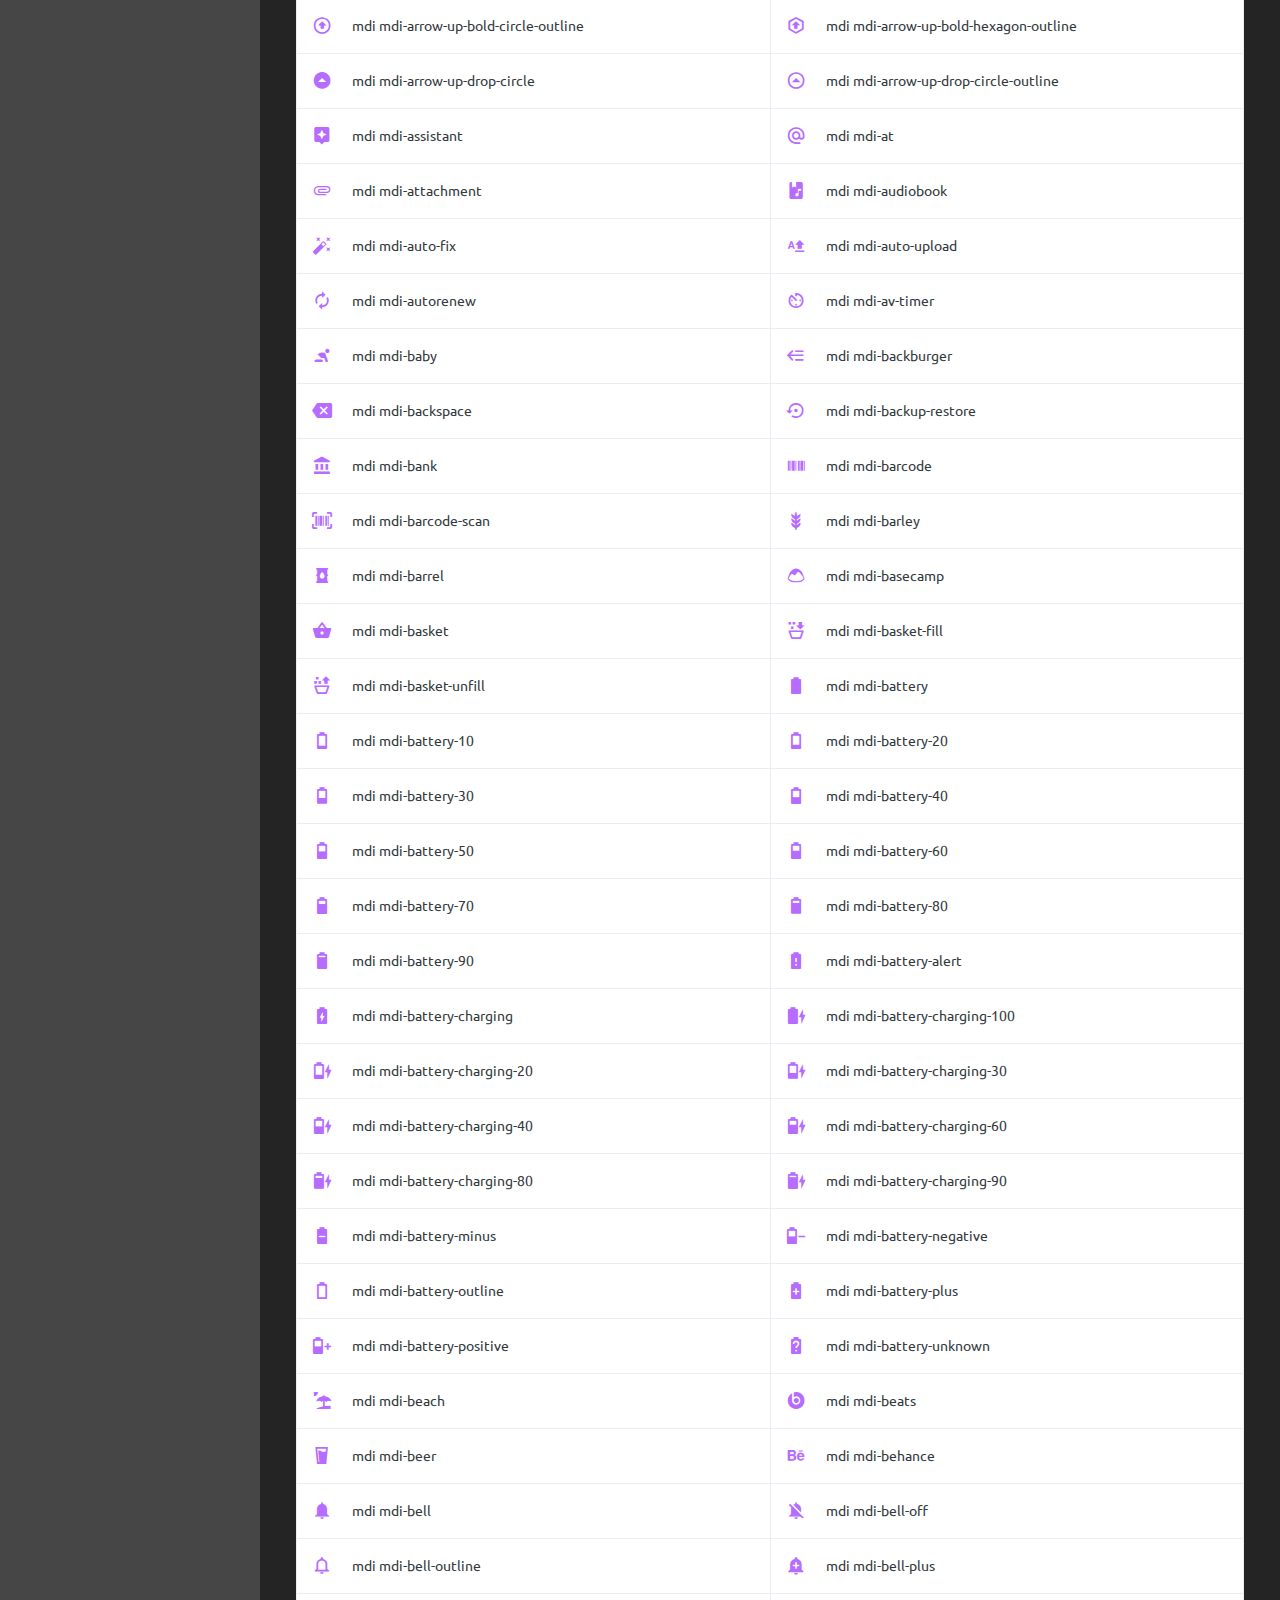
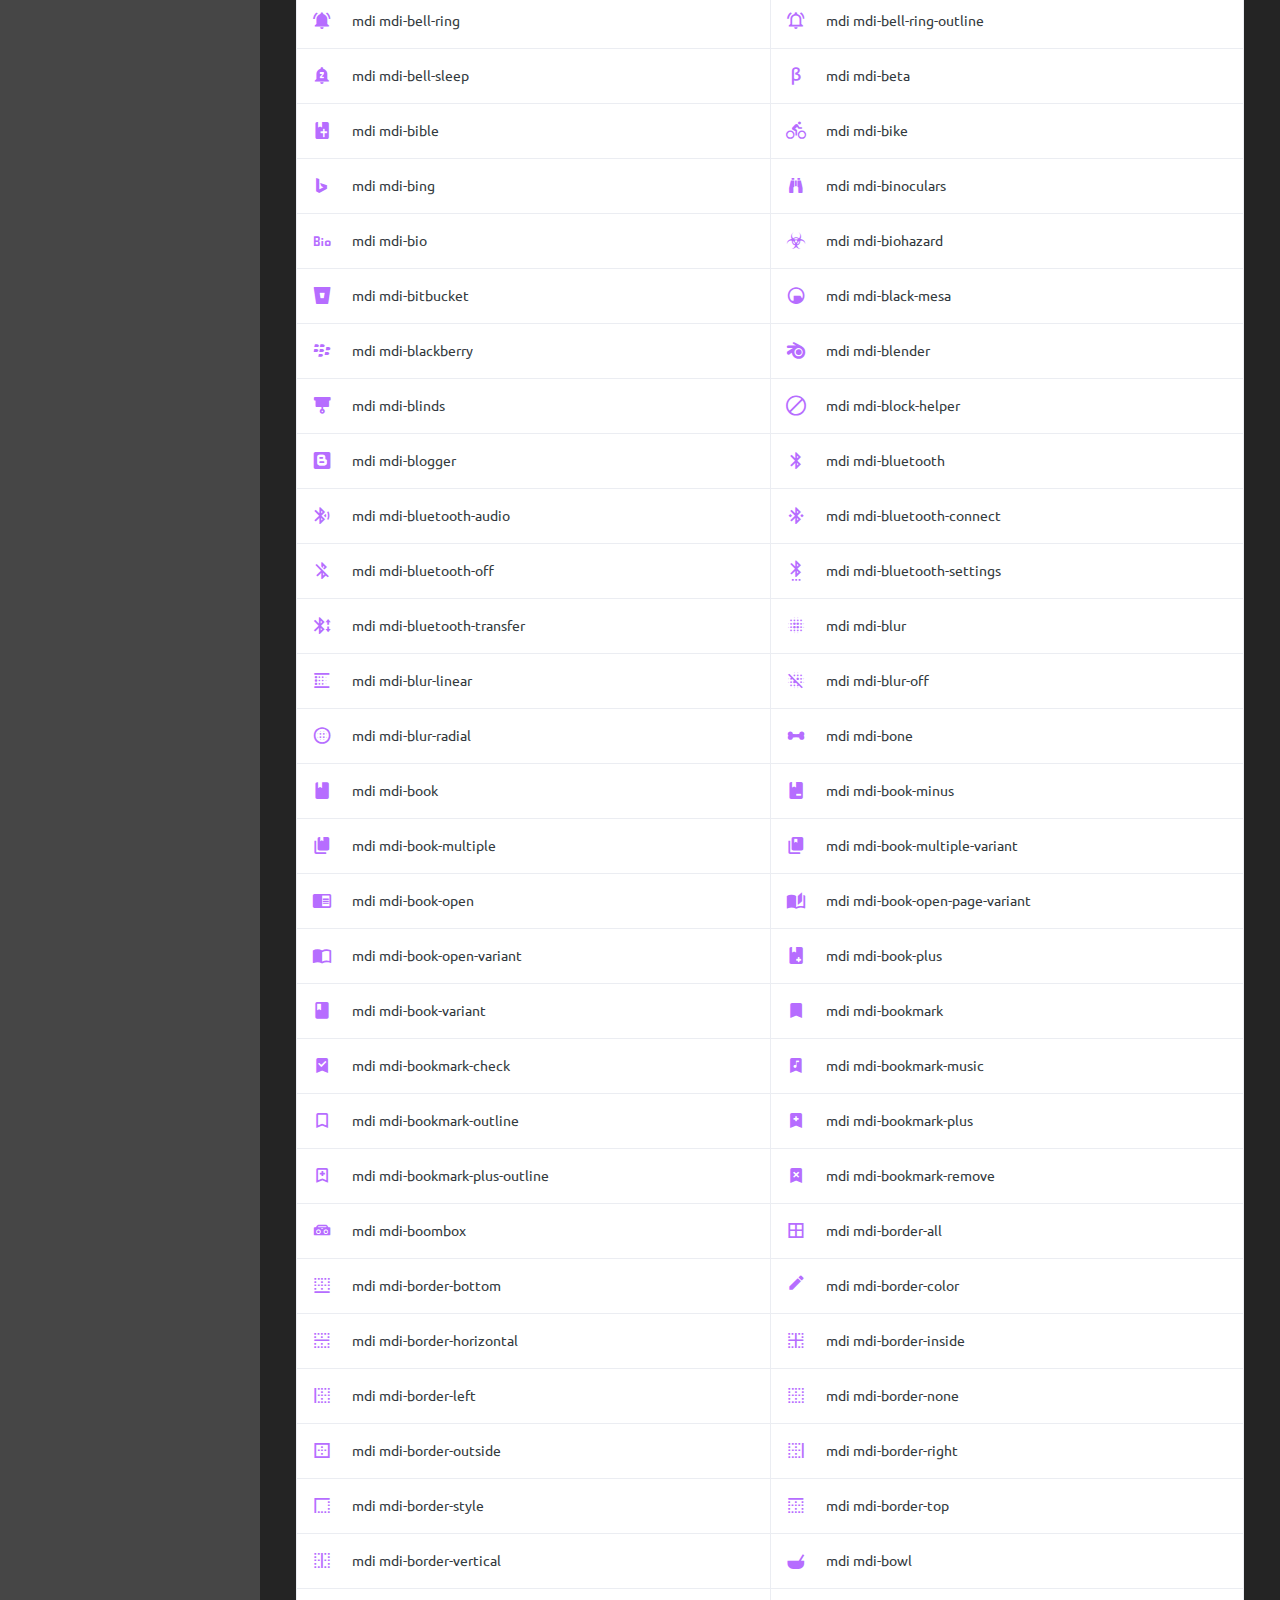
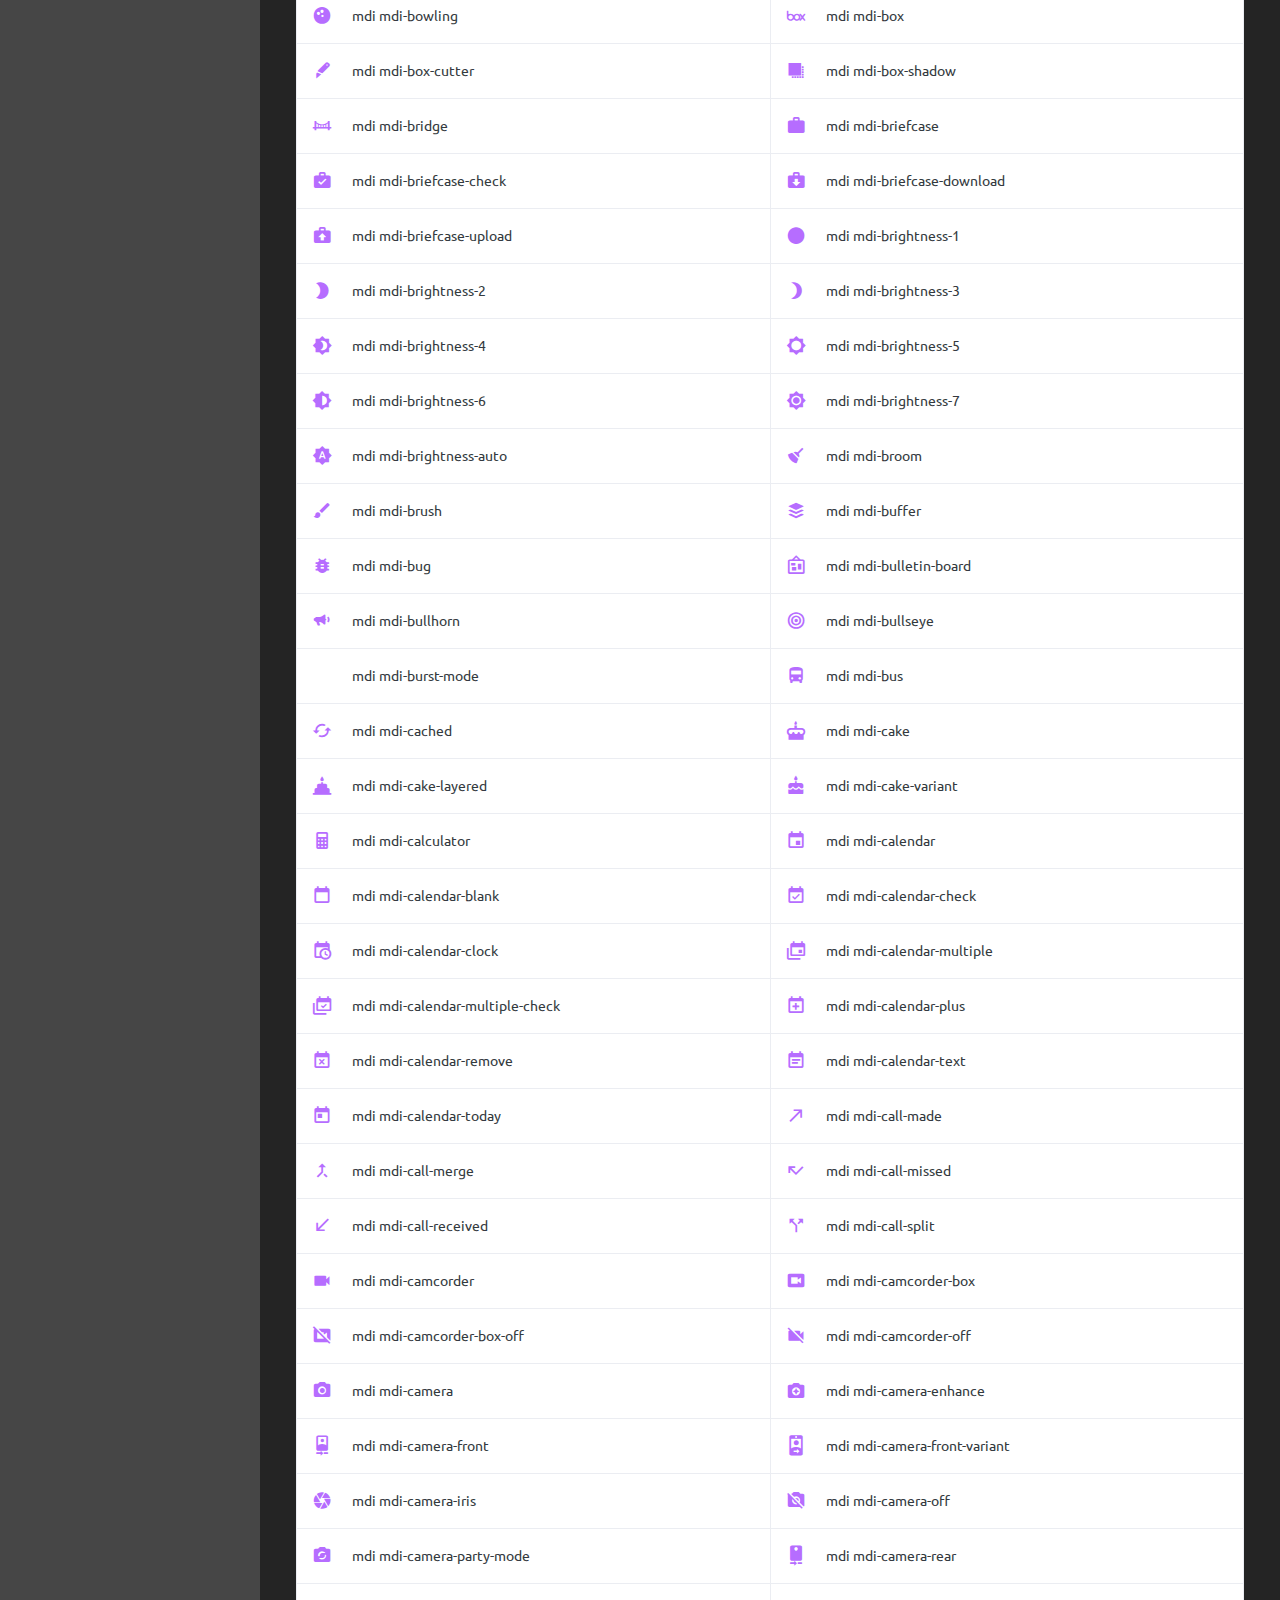
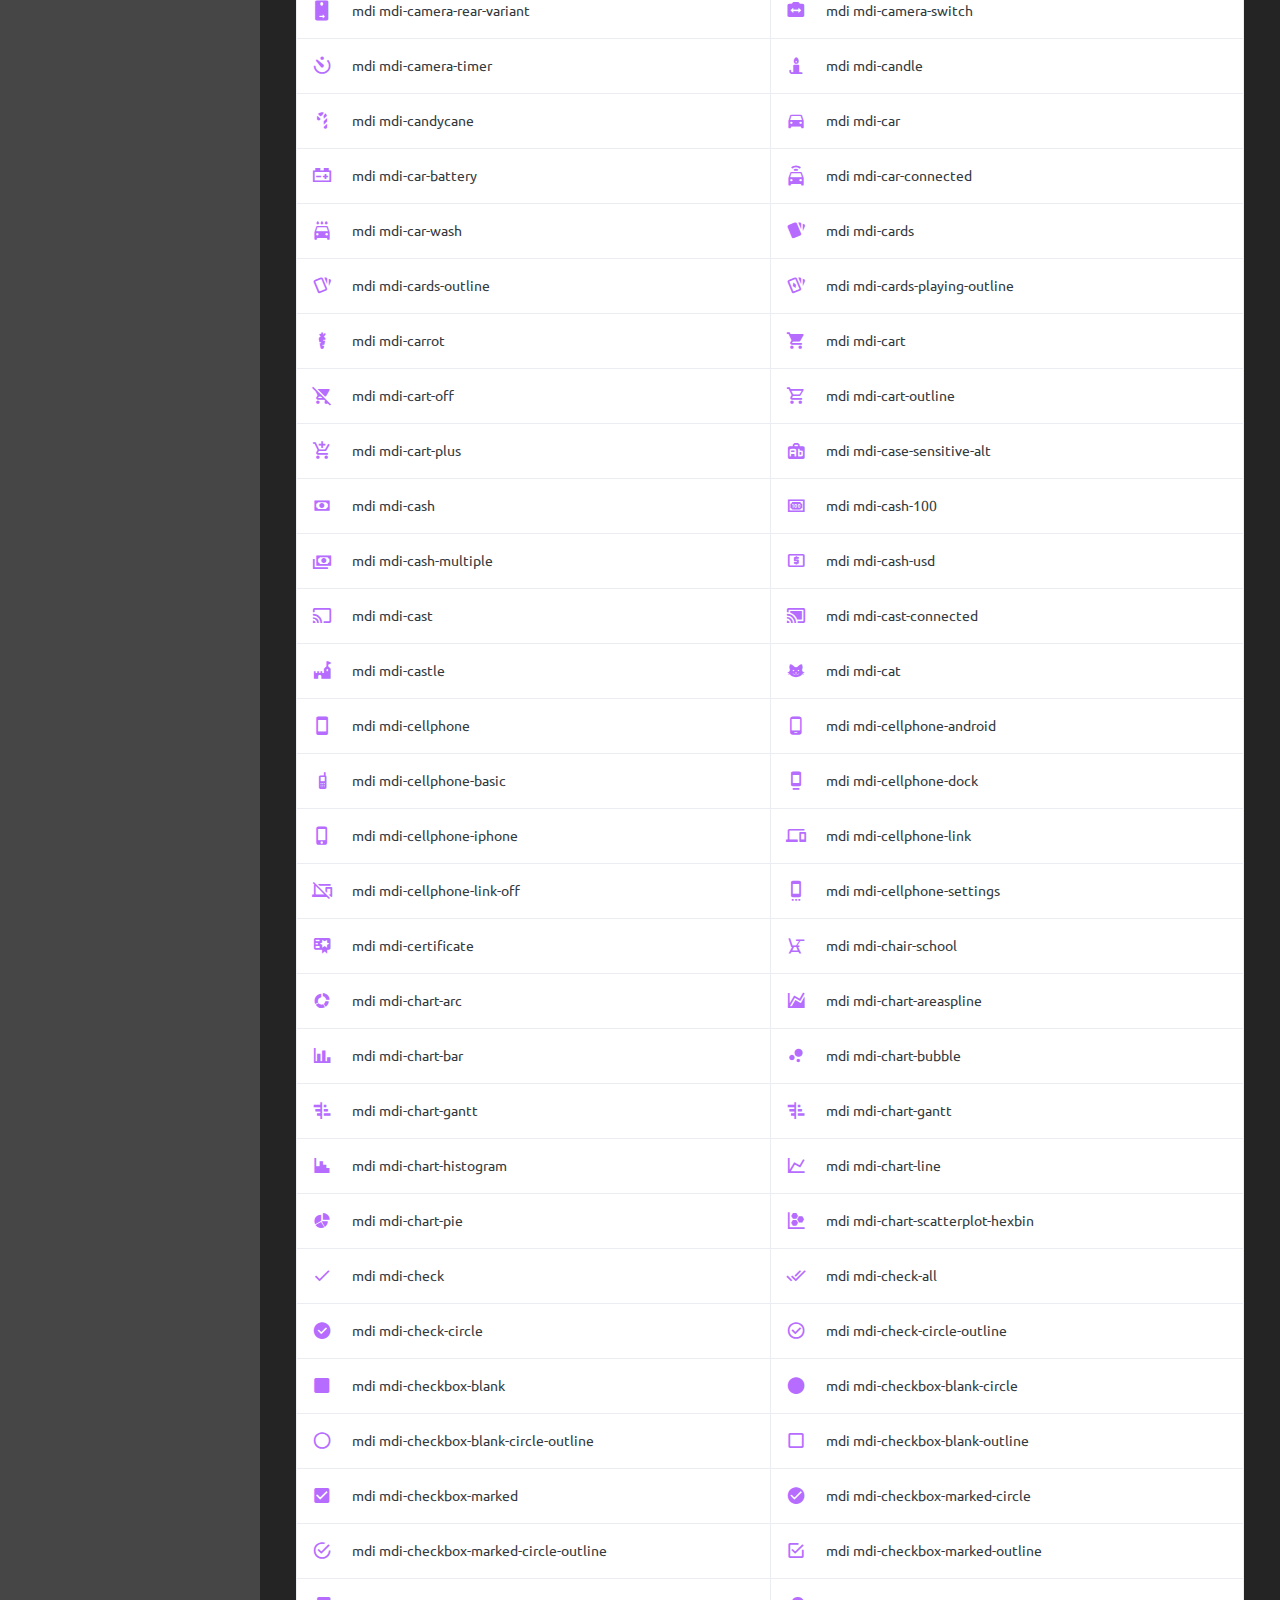
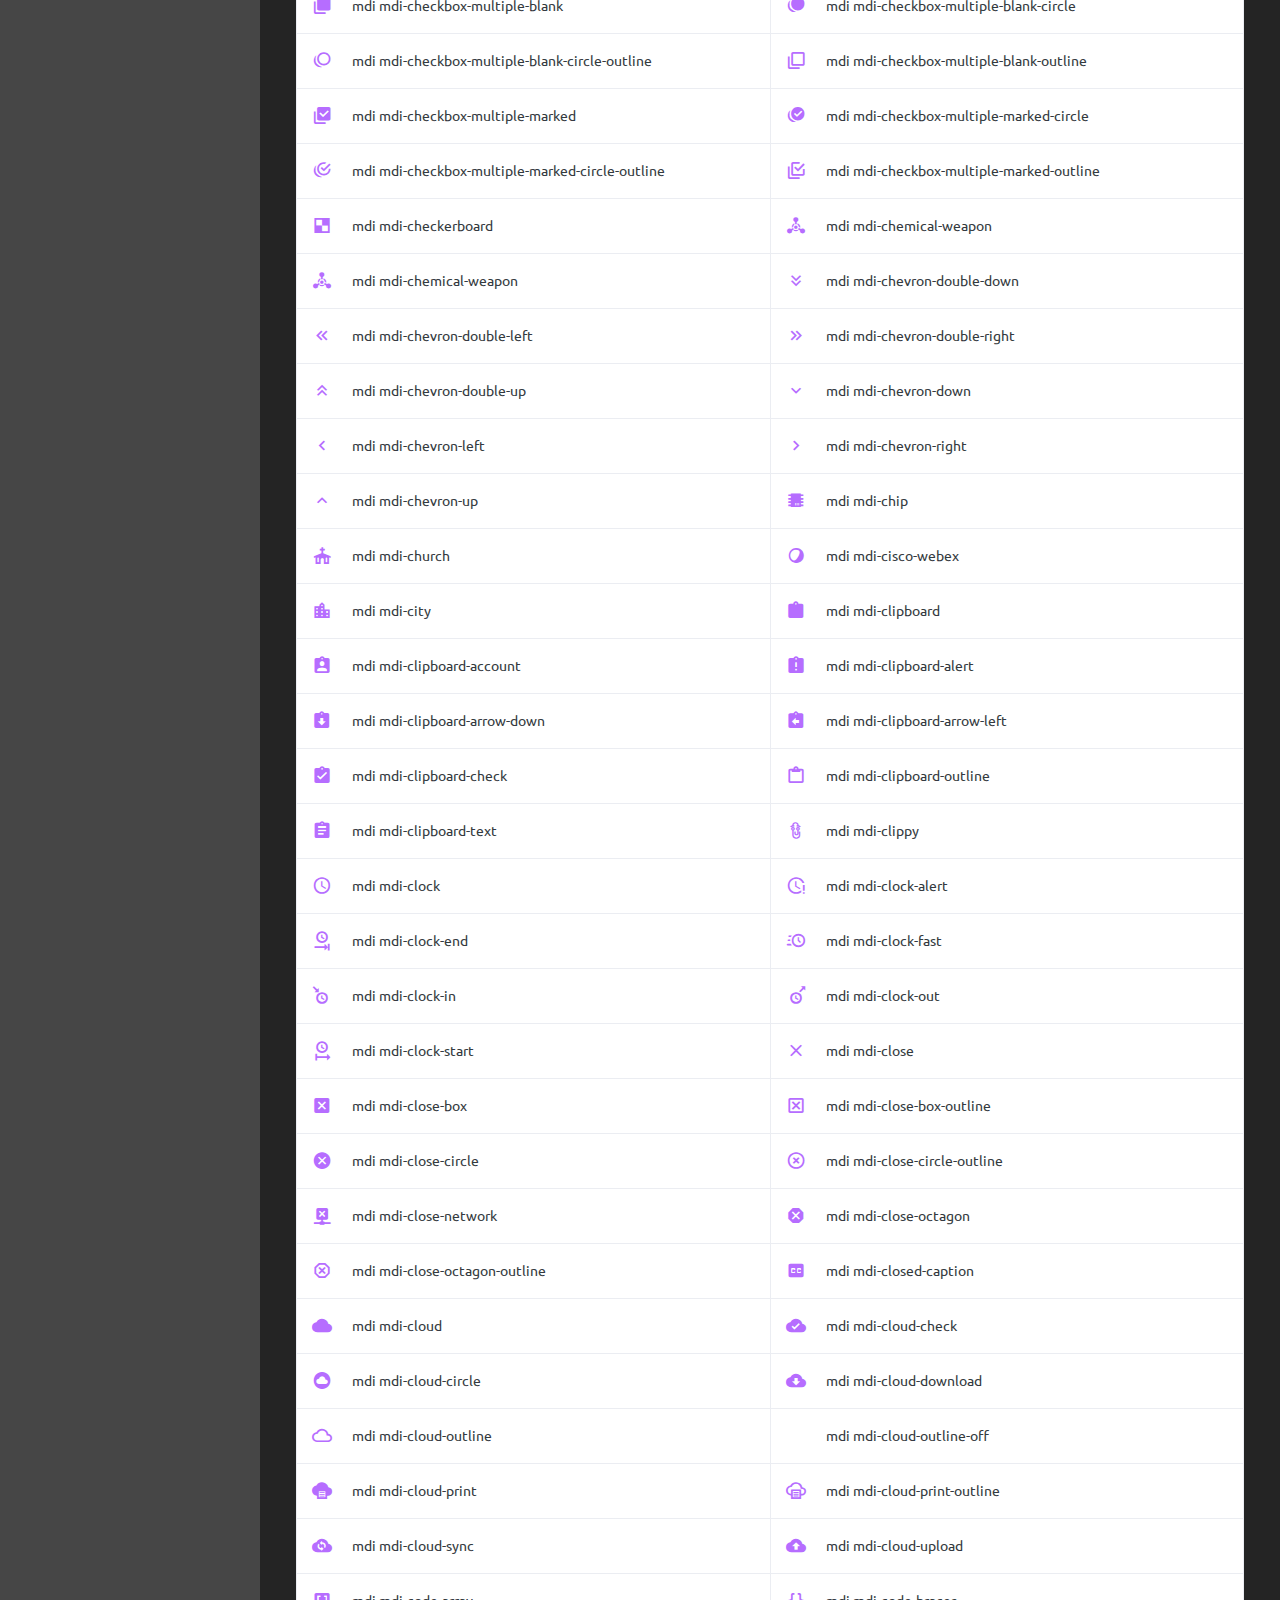
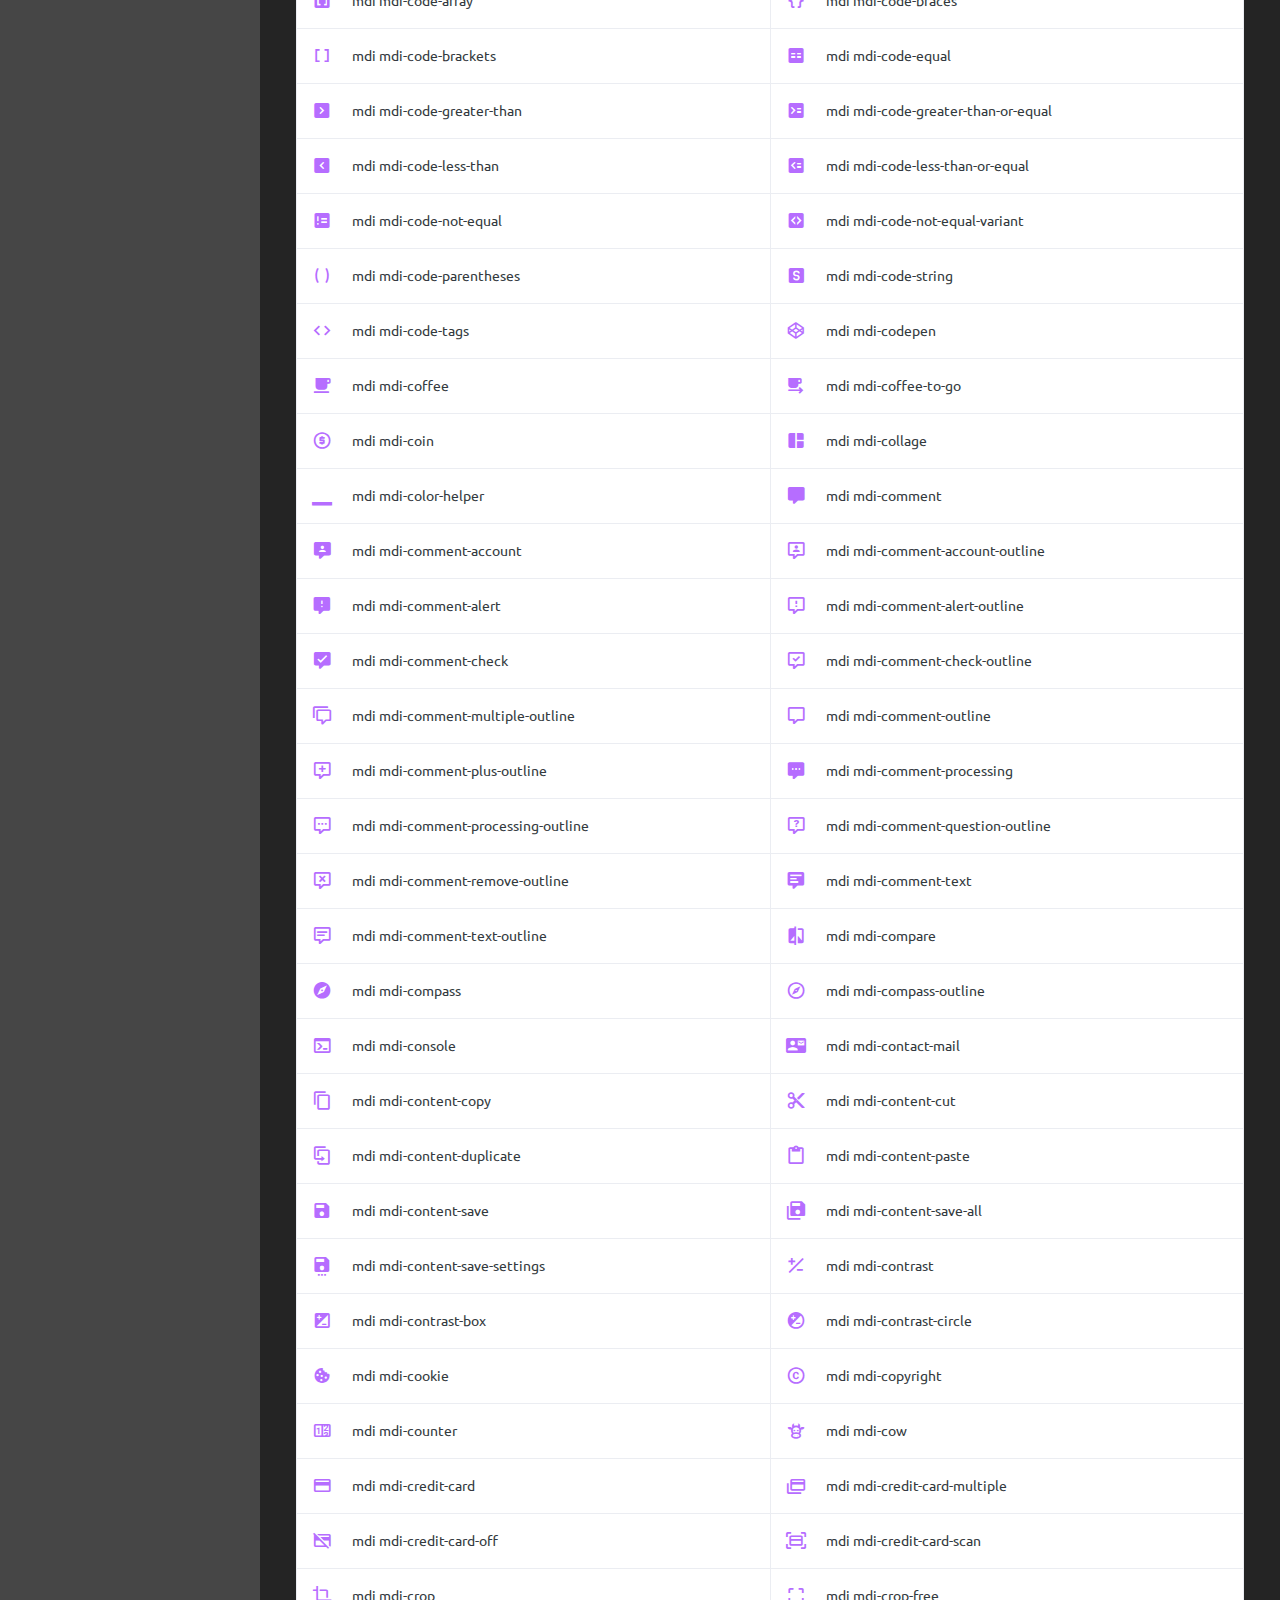
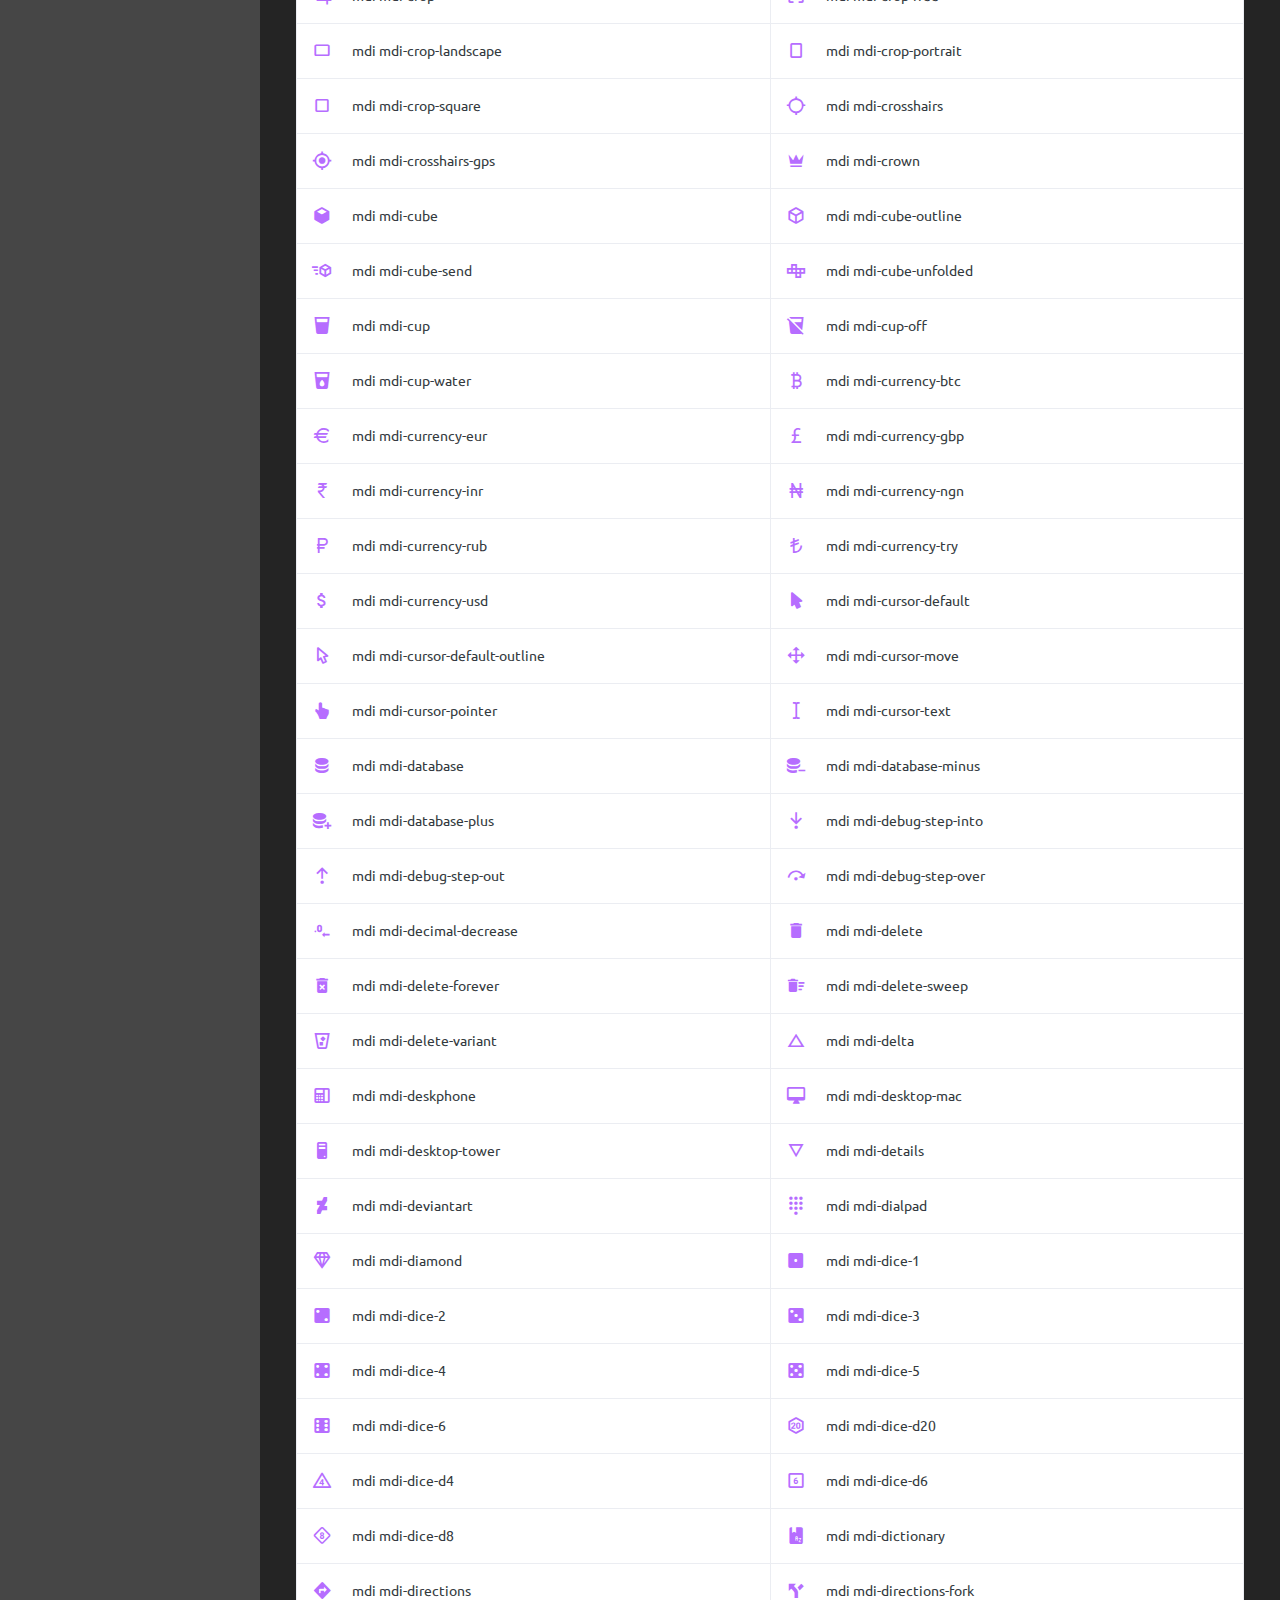
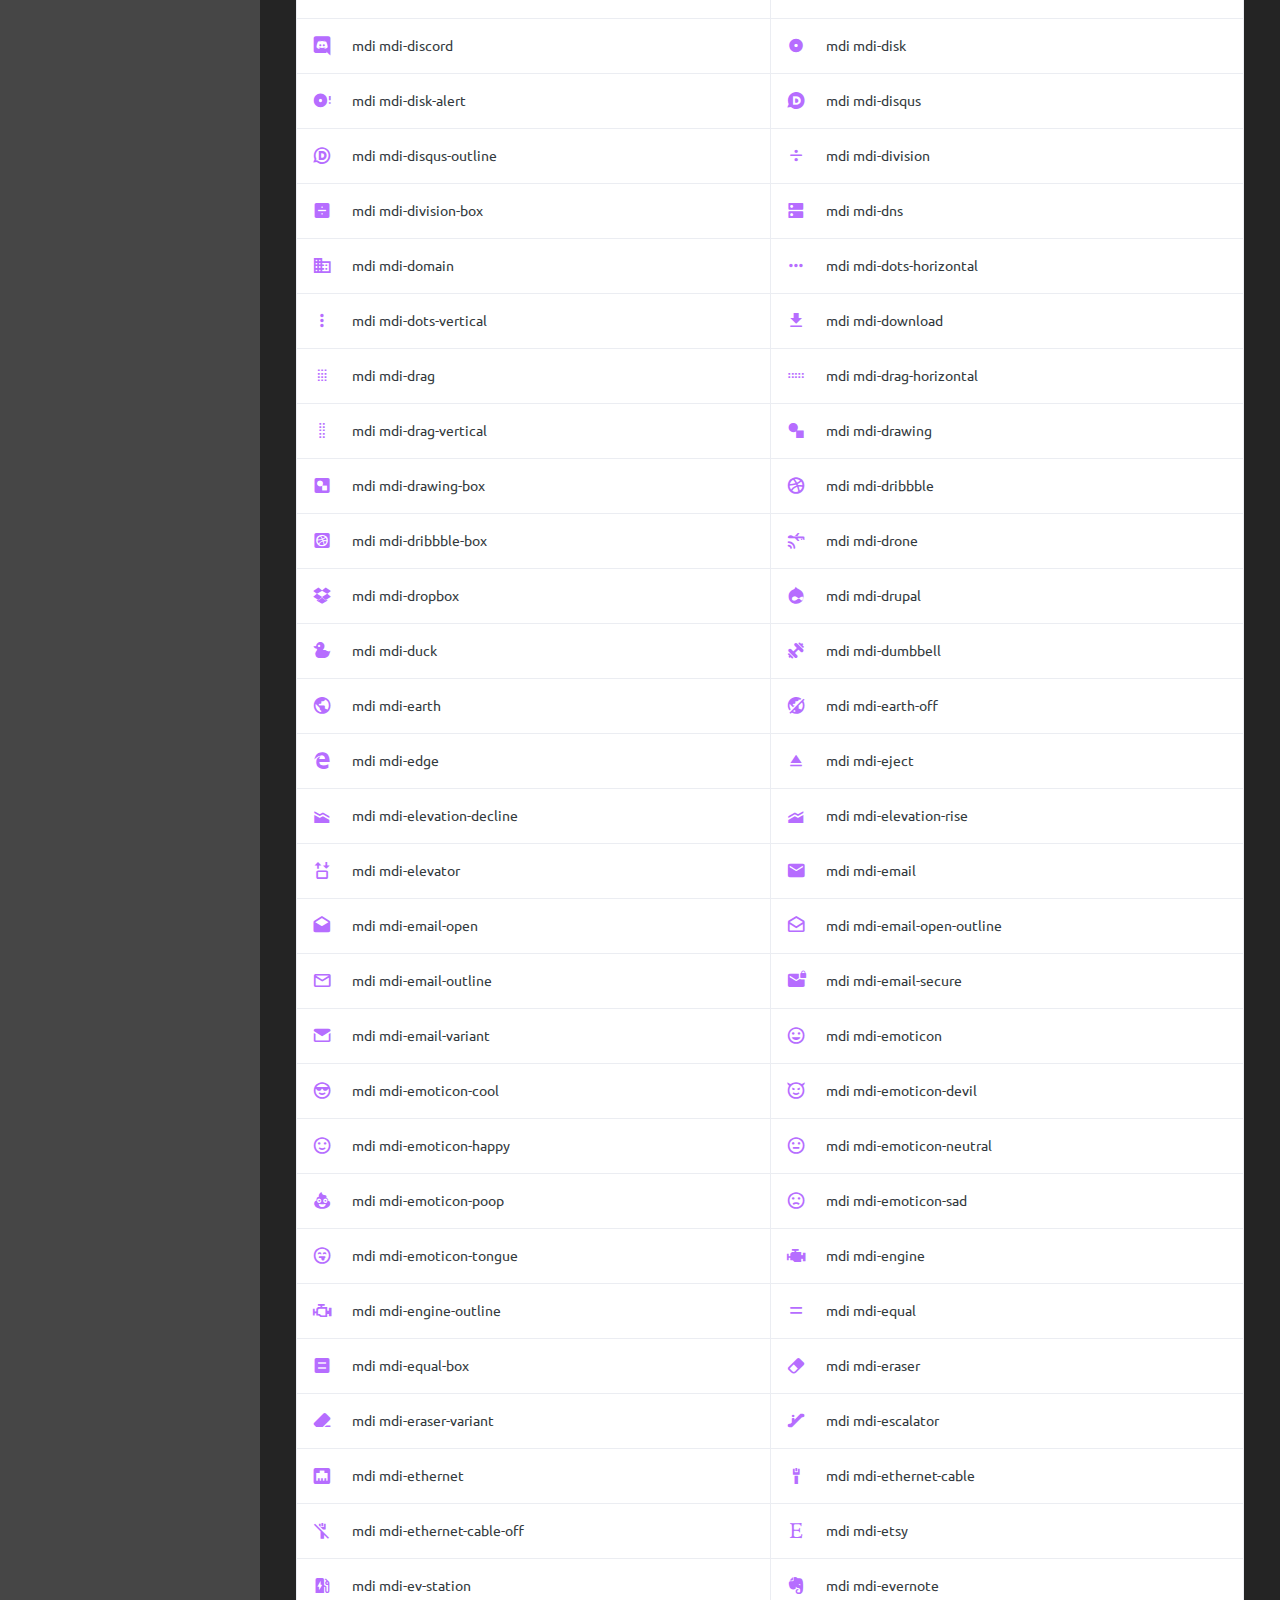
<file: pages/icons/mdi.html>
<!DOCTYPE html>
<html lang="en">

<head>
  <!-- Required meta tags -->
  <meta charset="utf-8">
  <meta name="viewport" content="width=device-width, initial-scale=1, shrink-to-fit=no">
  <title>Purple Admin</title>
  <!-- plugins:css -->
  <link rel="stylesheet" href="../../vendors/iconfonts/mdi/css/materialdesignicons.min.css">
  <link rel="stylesheet" href="../../vendors/css/vendor.bundle.base.css">
  <!-- endinject -->
  <!-- inject:css -->
  <link rel="stylesheet" href="../../css/style.css">
  <!-- endinject -->
  <link rel="shortcut icon" href="../../images/favicon.png" />
</head>

<body>
  <div class=" container-scroller">
    <!-- partial:../../partials/_navbar.html -->
    <nav class="navbar default-layout-navbar col-lg-12 col-12 p-0 fixed-top d-flex flex-row">
      <div class="text-center navbar-brand-wrapper d-flex align-items-center justify-content-center">
        <a class="navbar-brand brand-logo" href="../../index.html"><img src="../../images/logo.svg" alt="logo"/></a>
        <a class="navbar-brand brand-logo-mini" href="../../index.html"><img src="../../images/logo-mini.svg" alt="logo"/></a>
      </div>
      <div class="navbar-menu-wrapper d-flex align-items-stretch">
        <div class="search-field d-none d-md-block">
          <form class="d-flex align-items-center h-100" action="#">
            <div class="input-group">
              <div class="input-group-prepend bg-transparent">
                  <i class="input-group-text border-0 mdi mdi-magnify"></i>                
              </div>
              <input type="text" class="form-control bg-transparent border-0" placeholder="Search projects">
            </div>
          </form>
        </div>
        <ul class="navbar-nav navbar-nav-right">
          <li class="nav-item nav-profile dropdown">
            <a class="nav-link dropdown-toggle" id="profileDropdown" href="#" data-toggle="dropdown" aria-expanded="false">
              <div class="nav-profile-img">
                <img src="../../images/faces/face1.jpg" alt="image">
                <span class="availability-status online"></span>             
              </div>
              <div class="nav-profile-text">
                <p class="mb-1 text-black">David Greymaax</p>
              </div>
            </a>
            <div class="dropdown-menu navbar-dropdown" aria-labelledby="profileDropdown">
              <a class="dropdown-item" href="#">
                <i class="mdi mdi-cached mr-2 text-success"></i>
                Activity Log
              </a>
              <div class="dropdown-divider"></div>
              <a class="dropdown-item" href="#">
                <i class="mdi mdi-logout mr-2 text-primary"></i>
                Signout
              </a>
            </div>
          </li>
          <li class="nav-item d-none d-lg-block full-screen-link">
            <a class="nav-link">
              <i class="mdi mdi-fullscreen" id="fullscreen-button"></i>
            </a>
          </li>
          <li class="nav-item dropdown">
            <a class="nav-link count-indicator dropdown-toggle" id="messageDropdown" href="#" data-toggle="dropdown" aria-expanded="false">
              <i class="mdi mdi-email-outline"></i>
              <span class="count-symbol bg-warning"></span>
            </a>
            <div class="dropdown-menu dropdown-menu-right navbar-dropdown preview-list" aria-labelledby="messageDropdown">
              <h6 class="p-3 mb-0">Messages</h6>
              <div class="dropdown-divider"></div>
              <a class="dropdown-item preview-item">
                <div class="preview-thumbnail">
                    <img src="../../images/faces/face4.jpg" alt="image" class="profile-pic">
                </div>
                <div class="preview-item-content d-flex align-items-start flex-column justify-content-center">
                  <h6 class="preview-subject ellipsis mb-1 font-weight-normal">Mark send you a message</h6>
                  <p class="text-gray mb-0">
                    1 Minutes ago
                  </p>
                </div>
              </a>
              <div class="dropdown-divider"></div>
              <a class="dropdown-item preview-item">
                <div class="preview-thumbnail">
                    <img src="../../images/faces/face2.jpg" alt="image" class="profile-pic">
                </div>
                <div class="preview-item-content d-flex align-items-start flex-column justify-content-center">
                  <h6 class="preview-subject ellipsis mb-1 font-weight-normal">Cregh send you a message</h6>
                  <p class="text-gray mb-0">
                    15 Minutes ago
                  </p>
                </div>
              </a>
              <div class="dropdown-divider"></div>
              <a class="dropdown-item preview-item">
                <div class="preview-thumbnail">
                    <img src="../../images/faces/face3.jpg" alt="image" class="profile-pic">
                </div>
                <div class="preview-item-content d-flex align-items-start flex-column justify-content-center">
                  <h6 class="preview-subject ellipsis mb-1 font-weight-normal">Profile picture updated</h6>
                  <p class="text-gray mb-0">
                    18 Minutes ago
                  </p>
                </div>
              </a>
              <div class="dropdown-divider"></div>
              <h6 class="p-3 mb-0 text-center">4 new messages</h6>
            </div>
          </li>
          <li class="nav-item dropdown">
            <a class="nav-link count-indicator dropdown-toggle" id="notificationDropdown" href="#" data-toggle="dropdown">
              <i class="mdi mdi-bell-outline"></i>
              <span class="count-symbol bg-danger"></span>
            </a>
            <div class="dropdown-menu dropdown-menu-right navbar-dropdown preview-list" aria-labelledby="notificationDropdown">
              <h6 class="p-3 mb-0">Notifications</h6>
              <div class="dropdown-divider"></div>
              <a class="dropdown-item preview-item">
                <div class="preview-thumbnail">
                  <div class="preview-icon bg-success">
                    <i class="mdi mdi-calendar"></i>
                  </div>
                </div>
                <div class="preview-item-content d-flex align-items-start flex-column justify-content-center">
                  <h6 class="preview-subject font-weight-normal mb-1">Event today</h6>
                  <p class="text-gray ellipsis mb-0">
                    Just a reminder that you have an event today
                  </p>
                </div>
              </a>
              <div class="dropdown-divider"></div>
              <a class="dropdown-item preview-item">
                <div class="preview-thumbnail">
                  <div class="preview-icon bg-warning">
                    <i class="mdi mdi-settings"></i>
                  </div>
                </div>
                <div class="preview-item-content d-flex align-items-start flex-column justify-content-center">
                  <h6 class="preview-subject font-weight-normal mb-1">Settings</h6>
                  <p class="text-gray ellipsis mb-0">
                    Update dashboard
                  </p>
                </div>
              </a>
              <div class="dropdown-divider"></div>
              <a class="dropdown-item preview-item">
                <div class="preview-thumbnail">
                  <div class="preview-icon bg-info">
                    <i class="mdi mdi-link-variant"></i>
                  </div>
                </div>
                <div class="preview-item-content d-flex align-items-start flex-column justify-content-center">
                  <h6 class="preview-subject font-weight-normal mb-1">Launch Admin</h6>
                  <p class="text-gray ellipsis mb-0">
                    New admin wow!
                  </p>
                </div>
              </a>
              <div class="dropdown-divider"></div>
              <h6 class="p-3 mb-0 text-center">See all notifications</h6>
            </div>
          </li>
          <li class="nav-item nav-logout d-none d-lg-block">
            <a class="nav-link" href="#">
              <i class="mdi mdi-power"></i>
            </a>
          </li>
          <li class="nav-item nav-settings d-none d-lg-block">
            <a class="nav-link" href="#">
              <i class="mdi mdi-format-line-spacing"></i>
            </a>
          </li>
        </ul>
        <button class="navbar-toggler navbar-toggler-right d-lg-none align-self-center" type="button" data-toggle="offcanvas">
          <span class="mdi mdi-menu"></span>
        </button>
      </div>
    </nav>
    <!-- partial -->
    <div class="container-fluid page-body-wrapper">
      <!-- partial:../../partials/_sidebar.html -->
      <nav class="sidebar sidebar-offcanvas" id="sidebar">
        <ul class="nav">
          <li class="nav-item nav-profile">
            <a href="#" class="nav-link">
              <div class="nav-profile-image">
                <img src="../../images/faces/face1.jpg" alt="profile">
                <span class="login-status online"></span> <!--change to offline or busy as needed-->              
              </div>
              <div class="nav-profile-text d-flex flex-column">
                <span class="font-weight-bold mb-2">David Grey. H</span>
                <span class="text-secondary text-small">Project Manager</span>
              </div>
              <i class="mdi mdi-bookmark-check text-success nav-profile-badge"></i>
            </a>
          </li>
          <li class="nav-item">
            <a class="nav-link" href="../../index.html">
              <span class="menu-title">Dashboard</span>
              <i class="mdi mdi-home menu-icon"></i>
            </a>
          </li>
          <li class="nav-item">
            <a class="nav-link" data-toggle="collapse" href="#ui-basic" aria-expanded="false" aria-controls="ui-basic">
              <span class="menu-title">UI Elements</span>
              <i class="menu-arrow"></i>
              <i class="mdi mdi-crosshairs-gps menu-icon"></i>
            </a>
            <div class="collapse" id="ui-basic">
              <ul class="nav flex-column sub-menu">
                <li class="nav-item"> <a class="nav-link" href="../../pages/ui-features/buttons.html">Buttons</a></li>
                <li class="nav-item"> <a class="nav-link" href="../../pages/ui-features/typography.html">Typography</a></li>
              </ul>
            </div>
          </li>
          <li class="nav-item">
            <a class="nav-link" href="../../pages/icons/mdi.html">
              <span class="menu-title">Icons</span>
              <i class="mdi mdi-contacts menu-icon"></i>
            </a>
          </li>
          <li class="nav-item">
            <a class="nav-link" href="../../pages/forms/basic_elements.html">
              <span class="menu-title">Forms</span>
              <i class="mdi mdi-format-list-bulleted menu-icon"></i>
            </a>
          </li>
          <li class="nav-item">
            <a class="nav-link" href="../../pages/charts/chartjs.html">
              <span class="menu-title">Charts</span>
              <i class="mdi mdi-chart-bar menu-icon"></i>
            </a>
          </li>
          <li class="nav-item">
            <a class="nav-link" href="../../pages/tables/basic-table.html">
              <span class="menu-title">Tables</span>
              <i class="mdi mdi-table-large menu-icon"></i>
            </a>
          </li>
          <li class="nav-item">
            <a class="nav-link" data-toggle="collapse" href="#general-pages" aria-expanded="false" aria-controls="general-pages">
              <span class="menu-title">Sample Pages</span>
              <i class="menu-arrow"></i>
              <i class="mdi mdi-medical-bag menu-icon"></i>
            </a>
            <div class="collapse" id="general-pages">
              <ul class="nav flex-column sub-menu">
                <li class="nav-item"> <a class="nav-link" href="../../pages/samples/blank-page.html"> Blank Page </a></li>
                <li class="nav-item"> <a class="nav-link" href="../../pages/samples/login.html"> Login </a></li>
                <li class="nav-item"> <a class="nav-link" href="../../pages/samples/register.html"> Register </a></li>
                <li class="nav-item"> <a class="nav-link" href="../../pages/samples/error-404.html"> 404 </a></li>
                <li class="nav-item"> <a class="nav-link" href="../../pages/samples/error-500.html"> 500 </a></li>
              </ul>
              </div>
          </li>
          <li class="nav-item sidebar-actions">
            <span class="nav-link">
              <div class="border-bottom">
                <h6 class="font-weight-normal mb-3">Projects</h6>                
              </div>
              <button class="btn btn-block btn-lg btn-gradient-primary mt-4">+ Add a project</button>
              <div class="mt-4">
                <div class="border-bottom">
                  <p class="text-secondary">Categories</p>                  
                </div>
                <ul class="gradient-bullet-list mt-4">
                  <li>Free</li>
                  <li>Pro</li>
                </ul>
              </div>
            </span>
          </li>
        </ul>
      </nav>
      <!-- partial -->
      <div class="main-panel">          
        <div class="content-wrapper">
					<div class="page-header">
            <h3 class="page-title">
              Icons
            </h3>
            <nav aria-label="breadcrumb">
              <ol class="breadcrumb">
                <li class="breadcrumb-item"><a href="#">UI Elements</a></li>
                <li class="breadcrumb-item active" aria-current="page">Icons</li>
              </ol>
            </nav>
          </div>
          <div class="row icons-list">
            <div class="col-sm-6 col-md-4 col-lg-3">
                <i class="mdi mdi-access-point"></i> mdi mdi-access-point
            </div>
            <div class="col-sm-6 col-md-4 col-lg-3">
                <i class="mdi mdi-access-point-network"></i> mdi mdi-access-point-network
            </div>
            <div class="col-sm-6 col-md-4 col-lg-3">
                <i class="mdi mdi-account"></i> mdi mdi-account
            </div>
            <div class="col-sm-6 col-md-4 col-lg-3">
                <i class="mdi mdi-account-box"></i> mdi mdi-account-box
            </div>
            <div class="col-sm-6 col-md-4 col-lg-3">
                <i class="mdi mdi-account-box-outline"></i> mdi mdi-account-box-outline
            </div>
            <div class="col-sm-6 col-md-4 col-lg-3">
                <i class="mdi mdi-account-card-details"></i> mdi mdi-account-card-details
            </div>
            <div class="col-sm-6 col-md-4 col-lg-3">
                <i class="mdi mdi-account-check"></i> mdi mdi-account-check
            </div>
            <div class="col-sm-6 col-md-4 col-lg-3">
                <i class="mdi mdi-account-circle"></i> mdi mdi-account-circle
            </div>
            <div class="col-sm-6 col-md-4 col-lg-3">
                <i class="mdi mdi-account-convert"></i> mdi mdi-account-convert
            </div>
            <div class="col-sm-6 col-md-4 col-lg-3">
                <i class="mdi mdi-account-key"></i> mdi mdi-account-key
            </div>
            <div class="col-sm-6 col-md-4 col-lg-3">
                <i class="mdi mdi-account-location"></i> mdi mdi-account-location
            </div>
            <div class="col-sm-6 col-md-4 col-lg-3">
                <i class="mdi mdi-account-minus"></i> mdi mdi-account-minus
            </div>
            <div class="col-sm-6 col-md-4 col-lg-3">
                <i class="mdi mdi-account-multiple"></i> mdi mdi-account-multiple
            </div>
            <div class="col-sm-6 col-md-4 col-lg-3">
                <i class="mdi mdi-account-multiple-minus"></i> mdi mdi-account-multiple-minus
            </div>
            <div class="col-sm-6 col-md-4 col-lg-3">
                <i class="mdi mdi-account-multiple-outline"></i> mdi mdi-account-multiple-outline
            </div>
            <div class="col-sm-6 col-md-4 col-lg-3">
                <i class="mdi mdi-account-multiple-plus"></i> mdi mdi-account-multiple-plus
            </div>
            <div class="col-sm-6 col-md-4 col-lg-3">
                <i class="mdi mdi-account-network"></i> mdi mdi-account-network
            </div>
            <div class="col-sm-6 col-md-4 col-lg-3">
                <i class="mdi mdi-account-off"></i> mdi mdi-account-off
            </div>
            <div class="col-sm-6 col-md-4 col-lg-3">
                <i class="mdi mdi-account-outline"></i> mdi mdi-account-outline
            </div>
            <div class="col-sm-6 col-md-4 col-lg-3">
                <i class="mdi mdi-account-plus"></i> mdi mdi-account-plus
            </div>
            <div class="col-sm-6 col-md-4 col-lg-3">
                <i class="mdi mdi-account-remove"></i> mdi mdi-account-remove
            </div>
            <div class="col-sm-6 col-md-4 col-lg-3">
                <i class="mdi mdi-account-search"></i> mdi mdi-account-search
            </div>
            <div class="col-sm-6 col-md-4 col-lg-3">
                <i class="mdi mdi-account-settings"></i> mdi mdi-account-settings
            </div>
            <div class="col-sm-6 col-md-4 col-lg-3">
                <i class="mdi mdi-account-settings-variant"></i> mdi mdi-account-settings-variant
            </div>
            <div class="col-sm-6 col-md-4 col-lg-3">
                <i class="mdi mdi-account-star"></i> mdi mdi-account-star
            </div>
            <div class="col-sm-6 col-md-4 col-lg-3">
                <i class="mdi mdi-account-star-variant"></i> mdi mdi-account-star-variant
            </div>
            <div class="col-sm-6 col-md-4 col-lg-3">
                <i class="mdi mdi-account-switch"></i> mdi mdi-account-switch
            </div>
            <div class="col-sm-6 col-md-4 col-lg-3">
                <i class="mdi mdi-adjust"></i> mdi mdi-adjust
            </div>
            <div class="col-sm-6 col-md-4 col-lg-3">
                <i class="mdi mdi-air-conditioner"></i> mdi mdi-air-conditioner
            </div>
            <div class="col-sm-6 col-md-4 col-lg-3">
                <i class="mdi mdi-airballoon"></i> mdi mdi-airballoon
            </div>
            <div class="col-sm-6 col-md-4 col-lg-3">
                <i class="mdi mdi-airplane"></i> mdi mdi-airplane
            </div>
            <div class="col-sm-6 col-md-4 col-lg-3">
                <i class="mdi mdi-airplane-landing"></i> mdi mdi-airplane-landing
            </div>
            <div class="col-sm-6 col-md-4 col-lg-3">
                <i class="mdi mdi-airplane-off"></i> mdi mdi-airplane-off
            </div>
            <div class="col-sm-6 col-md-4 col-lg-3">
                <i class="mdi mdi-airplane-takeoff"></i> mdi mdi-airplane-takeoff
            </div>
            <div class="col-sm-6 col-md-4 col-lg-3">
                <i class="mdi mdi-airplay"></i> mdi mdi-airplay
            </div>
            <div class="col-sm-6 col-md-4 col-lg-3">
                <i class="mdi mdi-alarm"></i> mdi mdi-alarm
            </div>
            <div class="col-sm-6 col-md-4 col-lg-3">
                <i class="mdi mdi-alarm-check"></i> mdi mdi-alarm-check
            </div>
            <div class="col-sm-6 col-md-4 col-lg-3">
                <i class="mdi mdi-alarm-multiple"></i> mdi mdi-alarm-multiple
            </div>
            <div class="col-sm-6 col-md-4 col-lg-3">
                <i class="mdi mdi-alarm-off"></i> mdi mdi-alarm-off
            </div>
            <div class="col-sm-6 col-md-4 col-lg-3">
                <i class="mdi mdi-alarm-plus"></i> mdi mdi-alarm-plus
            </div>
            <div class="col-sm-6 col-md-4 col-lg-3">
                <i class="mdi mdi-album"></i> mdi mdi-albums
            </div>
            <div class="col-sm-6 col-md-4 col-lg-3">
                <i class="mdi mdi-alert"></i> mdi mdi-alert
            </div>
            <div class="col-sm-6 col-md-4 col-lg-3">
                <i class="mdi mdi-alert-box"></i> mdi mdi-alert-box
            </div>
            <div class="col-sm-6 col-md-4 col-lg-3">
                <i class="mdi mdi-alert-circle"></i> mdi mdi-alert-circle
            </div>
            <div class="col-sm-6 col-md-4 col-lg-3">
                <i class="mdi mdi-alert-circle-outline"></i> mdi mdi-alert-circle-outline
            </div>
            <div class="col-sm-6 col-md-4 col-lg-3">
                <i class="mdi mdi-alert-octagon"></i> mdi mdi-alert-octagon
            </div>
            <div class="col-sm-6 col-md-4 col-lg-3">
                <i class="mdi mdi-alert-outline"></i> mdi mdi-alert-outline
            </div>
            <div class="col-sm-6 col-md-4 col-lg-3">
                <i class="mdi mdi-alpha"></i> mdi mdi-alpha
            </div>
            <div class="col-sm-6 col-md-4 col-lg-3">
                <i class="mdi mdi-alphabetical"></i> mdi mdi-alphabetical
            </div>
            <div class="col-sm-6 col-md-4 col-lg-3">
                <i class="mdi mdi-altimeter"></i> mdi mdi-altimeter
            </div>
            <div class="col-sm-6 col-md-4 col-lg-3">
                <i class="mdi mdi-amazon"></i> mdi mdi-amazon
            </div>
            <div class="col-sm-6 col-md-4 col-lg-3">
                <i class="mdi mdi-amazon-clouddrive"></i> mdi mdi-amazon-clouddrive
            </div>
            <div class="col-sm-6 col-md-4 col-lg-3">
                <i class="mdi mdi-ambulance"></i> mdi mdi-ambulance
            </div>
            <div class="col-sm-6 col-md-4 col-lg-3">
                <i class="mdi mdi-amplifier"></i> mdi mdi-amplifier
            </div>
            <div class="col-sm-6 col-md-4 col-lg-3">
                <i class="mdi mdi-anchor"></i> mdi mdi-anchor
            </div>
            <div class="col-sm-6 col-md-4 col-lg-3">
                <i class="mdi mdi-android"></i> mdi mdi-android
            </div>
            <div class="col-sm-6 col-md-4 col-lg-3">
                <i class="mdi mdi-android-debug-bridge"></i> mdi mdi-android-debug-bridge
            </div>
            <div class="col-sm-6 col-md-4 col-lg-3">
                <i class="mdi mdi-android-studio"></i> mdi mdi-android-studio
            </div>
            <div class="col-sm-6 col-md-4 col-lg-3">
                <i class="mdi mdi-animation"></i> mdi mdi-animation
            </div>
            <div class="col-sm-6 col-md-4 col-lg-3">
                <i class="mdi mdi-apple"></i> mdi mdi-apple
            </div>
            <div class="col-sm-6 col-md-4 col-lg-3">
                <i class="mdi mdi-apple-finder"></i> mdi mdi-apple-finder
            </div>
            <div class="col-sm-6 col-md-4 col-lg-3">
                <i class="mdi mdi-apple-ios"></i> mdi mdi-apple-ios
            </div>
            <div class="col-sm-6 col-md-4 col-lg-3">
                <i class="mdi mdi-apple-keyboard-caps"></i> mdi mdi-apple-keyboard-caps
            </div>
            <div class="col-sm-6 col-md-4 col-lg-3">
                <i class="mdi mdi-apple-keyboard-command"></i> mdi mdi-apple-keyboard-command
            </div>
            <div class="col-sm-6 col-md-4 col-lg-3">
                <i class="mdi mdi-apple-keyboard-control"></i> mdi mdi-apple-keyboard-control
            </div>
            <div class="col-sm-6 col-md-4 col-lg-3">
                <i class="mdi mdi-apple-keyboard-option"></i> mdi mdi-apple-keyboard-option
            </div>
            <div class="col-sm-6 col-md-4 col-lg-3">
                <i class="mdi mdi-apple-keyboard-shift"></i> mdi mdi-apple-keyboard-shift
            </div>
            <div class="col-sm-6 col-md-4 col-lg-3">
                <i class="mdi mdi-apple-mobileme "></i> mdi mdi-apple-mobileme
            </div>
            <div class="col-sm-6 col-md-4 col-lg-3">
                <i class="mdi mdi-apple-safari"></i> mdi mdi-apple-safari
            </div>
            <div class="col-sm-6 col-md-4 col-lg-3">
                <i class="mdi mdi-application"></i> mdi mdi-application
            </div>
            <div class="col-sm-6 col-md-4 col-lg-3">
                <i class="mdi mdi-appnet"></i> mdi mdi-appnet
            </div>
            <div class="col-sm-6 col-md-4 col-lg-3">
                <i class="mdi mdi-apps"></i> mdi mdi-apps
            </div>
            <div class="col-sm-6 col-md-4 col-lg-3">
                <i class="mdi mdi-archive"></i> mdi mdi-archive
            </div>
            <div class="col-sm-6 col-md-4 col-lg-3">
                <i class="mdi mdi-arrange-bring-forward"></i> mdi mdi-arrange-bring-forward
            </div>
            <div class="col-sm-6 col-md-4 col-lg-3">
                <i class="mdi mdi-arrange-bring-to-front"></i> mdi mdi-arrange-bring-to-front
            </div>
            <div class="col-sm-6 col-md-4 col-lg-3">
                <i class="mdi mdi-arrange-send-backward"></i> mdi mdi-arrange-send-backward
            </div>
            <div class="col-sm-6 col-md-4 col-lg-3">
                <i class="mdi mdi-arrange-send-to-back"></i> mdi mdi-arrange-send-to-back
            </div>
            <div class="col-sm-6 col-md-4 col-lg-3">
                <i class="mdi mdi-arrow-all"></i> mdi mdi-arrow-all
            </div>
            <div class="col-sm-6 col-md-4 col-lg-3">
                <i class="mdi mdi-arrow-bottom-left"></i> mdi mdi-arrow-bottom-left
            </div>
            <div class="col-sm-6 col-md-4 col-lg-3">
                <i class="mdi mdi-arrow-bottom-right"></i> mdi mdi-arrow-bottom-right
            </div>
            <div class="col-sm-6 col-md-4 col-lg-3">
                <i class="mdi mdi-arrow-compress"></i> mdi mdi-arrow-compress
            </div>
            <div class="col-sm-6 col-md-4 col-lg-3">
                <i class="mdi mdi-arrow-compress-all"></i> mdi mdi-arrow-compress-all
            </div>
            <div class="col-sm-6 col-md-4 col-lg-3">
                <i class="mdi mdi-arrow-down"></i> mdi mdi-arrow-down
            </div>
            <div class="col-sm-6 col-md-4 col-lg-3">
                <i class="mdi mdi-arrow-down"></i> mdi mdi-arrow-down
            </div>
            <div class="col-sm-6 col-md-4 col-lg-3">
                <i class="mdi mdi-arrow-down-bold-circle"></i> mdi mdi-arrow-down-bold-circle
            </div>
            <div class="col-sm-6 col-md-4 col-lg-3">
                <i class="mdi mdi-arrow-down-bold-circle-outline"></i> mdi mdi-arrow-down-bold-circle-outline
            </div>
            <div class="col-sm-6 col-md-4 col-lg-3">
                <i class="mdi mdi-arrow-down-bold-hexagon-outline"></i> mdi mdi-arrow-down-bold-hexagon-outline
            </div>
            <div class="col-sm-6 col-md-4 col-lg-3">
                <i class="mdi mdi-arrow-down-drop-circle"></i> mdi mdi-arrow-down-drop-circle
            </div>
            <div class="col-sm-6 col-md-4 col-lg-3">
                <i class="mdi mdi-arrow-down-drop-circle-outline"></i> mdi mdi-arrow-down-drop-circle-outline
            </div>
            <div class="col-sm-6 col-md-4 col-lg-3">
                <i class="mdi mdi-arrow-expand"></i> mdi mdi-arrow-expand
            </div>
            <div class="col-sm-6 col-md-4 col-lg-3">
                <i class="mdi mdi-arrow-expand-all"></i> mdi mdi-arrow-expand-all
            </div>
            <div class="col-sm-6 col-md-4 col-lg-3">
                <i class="mdi mdi-arrow-left"></i> mdi mdi-arrow-left
            </div>
            <div class="col-sm-6 col-md-4 col-lg-3">
                <i class="mdi mdi-arrow-left-bold"></i> mdi mdi-arrow-left-bold
            </div>
            <div class="col-sm-6 col-md-4 col-lg-3">
                <i class="mdi mdi-arrow-left-bold-circle"></i> mdi mdi-arrow-left-bold-circle
            </div>
            <div class="col-sm-6 col-md-4 col-lg-3">
                <i class="mdi mdi-arrow-left-bold-circle-outline"></i> mdi mdi-arrow-left-bold-circle-outline
            </div>
            <div class="col-sm-6 col-md-4 col-lg-3">
                <i class="mdi mdi-arrow-left-bold-hexagon-outline"></i> mdi mdi-arrow-left-bold-hexagon-outline
            </div>
            <div class="col-sm-6 col-md-4 col-lg-3">
                <i class="mdi mdi-arrow-left-drop-circle"></i> mdi mdi-arrow-left-drop-circle
            </div>
            <div class="col-sm-6 col-md-4 col-lg-3">
                <i class="mdi mdi-arrow-left-drop-circle-outline"></i> mdi mdi-arrow-left-drop-circle-outline
            </div>
            <div class="col-sm-6 col-md-4 col-lg-3">
                <i class="mdi mdi-arrow-right"></i> mdi mdi-arrow-right
            </div>
            <div class="col-sm-6 col-md-4 col-lg-3">
                <i class="mdi mdi-arrow-right-bold"></i> mdi mdi-arrow-right-bold
            </div>
            <div class="col-sm-6 col-md-4 col-lg-3">
                <i class="mdi mdi-arrow-right-bold-circle"></i> mdi mdi-arrow-right-bold-circle
            </div>
            <div class="col-sm-6 col-md-4 col-lg-3">
                <i class="mdi mdi-arrow-right-bold-circle-outline"></i> mdi mdi-arrow-right-bold-circle-outline
            </div>
            <div class="col-sm-6 col-md-4 col-lg-3">
                <i class="mdi mdi-arrow-right-bold-hexagon-outline"></i> mdi mdi-arrow-right-bold-hexagon-outline
            </div>
            <div class="col-sm-6 col-md-4 col-lg-3">
                <i class="mdi mdi-arrow-right-drop-circle"></i> mdi mdi-arrow-right-drop-circle
            </div>
            <div class="col-sm-6 col-md-4 col-lg-3">
                <i class="mdi mdi-arrow-right-drop-circle-outline"></i> mdi mdi-arrow-right-drop-circle-outline
            </div>
            <div class="col-sm-6 col-md-4 col-lg-3">
                <i class="mdi mdi-arrow-top-left"></i> mdi mdi-arrow-top-left
            </div>
            <div class="col-sm-6 col-md-4 col-lg-3">
                <i class="mdi mdi-arrow-top-right"></i> mdi mdi-arrow-top-right
            </div>
            <div class="col-sm-6 col-md-4 col-lg-3">
                <i class="mdi mdi-arrow-up"></i> mdi mdi-arrow-up
            </div>
            <div class="col-sm-6 col-md-4 col-lg-3">
                <i class="mdi mdi-arrow-up-bold"></i> mdi mdi-arrow-up-bold
            </div>
            <div class="col-sm-6 col-md-4 col-lg-3">
                <i class="mdi mdi-arrow-up-bold-circle"></i> mdi mdi-arrow-up-bold-circle
            </div>
            <div class="col-sm-6 col-md-4 col-lg-3">
                <i class="mdi mdi-arrow-up-bold-circle-outline"></i> mdi mdi-arrow-up-bold-circle-outline
            </div>
            <div class="col-sm-6 col-md-4 col-lg-3">
                <i class="mdi mdi-arrow-up-bold-hexagon-outline"></i> mdi mdi-arrow-up-bold-hexagon-outline
            </div>
            <div class="col-sm-6 col-md-4 col-lg-3">
                <i class="mdi mdi-arrow-up-drop-circle"></i> mdi mdi-arrow-up-drop-circle
            </div>
            <div class="col-sm-6 col-md-4 col-lg-3">
                <i class="mdi mdi-arrow-up-drop-circle-outline"></i> mdi mdi-arrow-up-drop-circle-outline
            </div>
            <div class="col-sm-6 col-md-4 col-lg-3">
                <i class="mdi mdi-assistant"></i> mdi mdi-assistant
            </div>
            <div class="col-sm-6 col-md-4 col-lg-3">
                <i class="mdi mdi-at"></i> mdi mdi-at
            </div>
            <div class="col-sm-6 col-md-4 col-lg-3">
                <i class="mdi mdi-attachment"></i> mdi mdi-attachment
            </div>
            <div class="col-sm-6 col-md-4 col-lg-3">
                <i class="mdi mdi-audiobook"></i> mdi mdi-audiobook
            </div>
            <div class="col-sm-6 col-md-4 col-lg-3">
                <i class="mdi mdi-auto-fix"></i> mdi mdi-auto-fix
            </div>
            <div class="col-sm-6 col-md-4 col-lg-3">
                <i class="mdi mdi-auto-upload"></i> mdi mdi-auto-upload
            </div>
            <div class="col-sm-6 col-md-4 col-lg-3">
                <i class="mdi mdi-autorenew"></i> mdi mdi-autorenew
            </div>
            <div class="col-sm-6 col-md-4 col-lg-3">
                <i class="mdi mdi-av-timer"></i> mdi mdi-av-timer
            </div>
            <div class="col-sm-6 col-md-4 col-lg-3">
                <i class="mdi mdi-baby"></i> mdi mdi-baby
            </div>
            <div class="col-sm-6 col-md-4 col-lg-3">
                <i class="mdi mdi-backburger"></i> mdi mdi-backburger
            </div>
            <div class="col-sm-6 col-md-4 col-lg-3">
                <i class="mdi mdi-backspace"></i> mdi mdi-backspace
            </div>
            <div class="col-sm-6 col-md-4 col-lg-3">
                <i class="mdi mdi-backup-restore"></i> mdi mdi-backup-restore
            </div>
            <div class="col-sm-6 col-md-4 col-lg-3">
                <i class="mdi mdi-bank"></i> mdi mdi-bank
            </div>
            <div class="col-sm-6 col-md-4 col-lg-3">
                <i class="mdi mdi-barcode"></i> mdi mdi-barcode
            </div>
            <div class="col-sm-6 col-md-4 col-lg-3">
                <i class="mdi mdi-barcode-scan"></i> mdi mdi-barcode-scan
            </div>
            <div class="col-sm-6 col-md-4 col-lg-3">
                <i class="mdi mdi-barley"></i> mdi mdi-barley
            </div>
            <div class="col-sm-6 col-md-4 col-lg-3">
                <i class="mdi mdi-barrel"></i> mdi mdi-barrel
            </div>
            <div class="col-sm-6 col-md-4 col-lg-3">
                <i class="mdi mdi-basecamp"></i> mdi mdi-basecamp
            </div>
            <div class="col-sm-6 col-md-4 col-lg-3">
                <i class="mdi mdi-basket"></i> mdi mdi-basket
            </div>
            <div class="col-sm-6 col-md-4 col-lg-3">
                <i class="mdi mdi-basket-fill"></i> mdi mdi-basket-fill
            </div>
            <div class="col-sm-6 col-md-4 col-lg-3">
                <i class="mdi mdi-basket-unfill"></i> mdi mdi-basket-unfill
            </div>
            <div class="col-sm-6 col-md-4 col-lg-3">
                <i class="mdi mdi-battery"></i> mdi mdi-battery
            </div>
            <div class="col-sm-6 col-md-4 col-lg-3">
                <i class="mdi mdi-battery-10"></i> mdi mdi-battery-10
            </div>
            <div class="col-sm-6 col-md-4 col-lg-3">
                <i class="mdi mdi-battery-20"></i> mdi mdi-battery-20
            </div>
            <div class="col-sm-6 col-md-4 col-lg-3">
                <i class="mdi mdi-battery-30"></i> mdi mdi-battery-30
            </div>
            <div class="col-sm-6 col-md-4 col-lg-3">
                <i class="mdi mdi-battery-40"></i> mdi mdi-battery-40
            </div>
            <div class="col-sm-6 col-md-4 col-lg-3">
                <i class="mdi mdi-battery-50"></i> mdi mdi-battery-50
            </div>
            <div class="col-sm-6 col-md-4 col-lg-3">
                <i class="mdi mdi-battery-60"></i> mdi mdi-battery-60
            </div>
            <div class="col-sm-6 col-md-4 col-lg-3">
                <i class="mdi mdi-battery-70"></i> mdi mdi-battery-70
            </div>
            <div class="col-sm-6 col-md-4 col-lg-3">
                <i class="mdi mdi-battery-80"></i> mdi mdi-battery-80
            </div>
            <div class="col-sm-6 col-md-4 col-lg-3">
                <i class="mdi mdi-battery-90"></i> mdi mdi-battery-90
            </div>
            <div class="col-sm-6 col-md-4 col-lg-3">
                <i class="mdi mdi-battery-alert"></i> mdi mdi-battery-alert
            </div>
            <div class="col-sm-6 col-md-4 col-lg-3">
                <i class="mdi mdi-battery-charging"></i> mdi mdi-battery-charging
            </div>
            <div class="col-sm-6 col-md-4 col-lg-3">
                <i class="mdi mdi-battery-charging-100"></i> mdi mdi-battery-charging-100
            </div>
            <div class="col-sm-6 col-md-4 col-lg-3">
                <i class="mdi mdi-battery-charging-20"></i> mdi mdi-battery-charging-20
            </div>
            <div class="col-sm-6 col-md-4 col-lg-3">
                <i class="mdi mdi-battery-charging-30"></i> mdi mdi-battery-charging-30
            </div>
            <div class="col-sm-6 col-md-4 col-lg-3">
                <i class="mdi mdi-battery-charging-40"></i> mdi mdi-battery-charging-40
            </div>
            <div class="col-sm-6 col-md-4 col-lg-3">
                <i class="mdi mdi-battery-charging-60"></i> mdi mdi-battery-charging-60
            </div>
            <div class="col-sm-6 col-md-4 col-lg-3">
                <i class="mdi mdi-battery-charging-80"></i> mdi mdi-battery-charging-80
            </div>
            <div class="col-sm-6 col-md-4 col-lg-3">
                <i class="mdi mdi-battery-charging-90"></i> mdi mdi-battery-charging-90
            </div>
            <div class="col-sm-6 col-md-4 col-lg-3">
                <i class="mdi mdi-battery-minus"></i> mdi mdi-battery-minus
            </div>
            <div class="col-sm-6 col-md-4 col-lg-3">
                <i class="mdi mdi-battery-negative"></i> mdi mdi-battery-negative
            </div>
            <div class="col-sm-6 col-md-4 col-lg-3">
                <i class="mdi mdi-battery-outline"></i> mdi mdi-battery-outline
            </div>
            <div class="col-sm-6 col-md-4 col-lg-3">
                <i class="mdi mdi-battery-plus"></i> mdi mdi-battery-plus
            </div>
            <div class="col-sm-6 col-md-4 col-lg-3">
                <i class="mdi mdi-battery-positive"></i> mdi mdi-battery-positive
            </div>
            <div class="col-sm-6 col-md-4 col-lg-3">
                <i class="mdi mdi-battery-unknown"></i> mdi mdi-battery-unknown
            </div>
            <div class="col-sm-6 col-md-4 col-lg-3">
                <i class="mdi mdi-beach"></i> mdi mdi-beach
            </div>
            <div class="col-sm-6 col-md-4 col-lg-3">
                <i class="mdi mdi-beats"></i> mdi mdi-beats
            </div>
            <div class="col-sm-6 col-md-4 col-lg-3">
                <i class="mdi mdi-beer"></i> mdi mdi-beer
            </div>
            <div class="col-sm-6 col-md-4 col-lg-3">
                <i class="mdi mdi-behance"></i> mdi mdi-behance
            </div>
            <div class="col-sm-6 col-md-4 col-lg-3">
                <i class="mdi mdi-bell"></i> mdi mdi-bell
            </div>
            <div class="col-sm-6 col-md-4 col-lg-3">
                <i class="mdi mdi-bell-off"></i> mdi mdi-bell-off
            </div>
            <div class="col-sm-6 col-md-4 col-lg-3">
                <i class="mdi mdi-bell-outline"></i> mdi mdi-bell-outline
            </div>
            <div class="col-sm-6 col-md-4 col-lg-3">
                <i class="mdi mdi-bell-plus"></i> mdi mdi-bell-plus
            </div>
            <div class="col-sm-6 col-md-4 col-lg-3">
                <i class="mdi mdi-bell-ring"></i> mdi mdi-bell-ring
            </div>
            <div class="col-sm-6 col-md-4 col-lg-3">
                <i class="mdi mdi-bell-ring-outline"></i> mdi mdi-bell-ring-outline
            </div>
            <div class="col-sm-6 col-md-4 col-lg-3">
                <i class="mdi mdi-bell-sleep"></i> mdi mdi-bell-sleep
            </div>
            <div class="col-sm-6 col-md-4 col-lg-3">
                <i class="mdi mdi-beta"></i> mdi mdi-beta
            </div>
            <div class="col-sm-6 col-md-4 col-lg-3">
                <i class="mdi mdi-bible"></i> mdi mdi-bible
            </div>
            <div class="col-sm-6 col-md-4 col-lg-3">
                <i class="mdi mdi-bike"></i> mdi mdi-bike
            </div>
            <div class="col-sm-6 col-md-4 col-lg-3">
                <i class="mdi mdi-bing"></i> mdi mdi-bing
            </div>
            <div class="col-sm-6 col-md-4 col-lg-3">
                <i class="mdi mdi-binoculars"></i> mdi mdi-binoculars
            </div>
            <div class="col-sm-6 col-md-4 col-lg-3">
                <i class="mdi mdi-bio"></i> mdi mdi-bio
            </div>
            <div class="col-sm-6 col-md-4 col-lg-3">
                <i class="mdi mdi-biohazard"></i> mdi mdi-biohazard
            </div>
            <div class="col-sm-6 col-md-4 col-lg-3">
                <i class="mdi mdi-bitbucket"></i> mdi mdi-bitbucket
            </div>
            <div class="col-sm-6 col-md-4 col-lg-3">
                <i class="mdi mdi-black-mesa"></i> mdi mdi-black-mesa
            </div>
            <div class="col-sm-6 col-md-4 col-lg-3">
                <i class="mdi mdi-blackberry"></i> mdi mdi-blackberry
            </div>
            <div class="col-sm-6 col-md-4 col-lg-3">
                <i class="mdi mdi-blender"></i> mdi mdi-blender
            </div>
            <div class="col-sm-6 col-md-4 col-lg-3">
                <i class="mdi mdi-blinds"></i> mdi mdi-blinds
            </div>
            <div class="col-sm-6 col-md-4 col-lg-3">
                <i class="mdi mdi-block-helper"></i> mdi mdi-block-helper
            </div>
            <div class="col-sm-6 col-md-4 col-lg-3">
                <i class="mdi mdi-blogger"></i> mdi mdi-blogger
            </div>
            <div class="col-sm-6 col-md-4 col-lg-3">
                <i class="mdi mdi-bluetooth"></i> mdi mdi-bluetooth
            </div>
            <div class="col-sm-6 col-md-4 col-lg-3">
                <i class="mdi mdi-bluetooth-audio"></i> mdi mdi-bluetooth-audio
            </div>
            <div class="col-sm-6 col-md-4 col-lg-3">
                <i class="mdi mdi-bluetooth-connect"></i> mdi mdi-bluetooth-connect
            </div>
            <div class="col-sm-6 col-md-4 col-lg-3">
                <i class="mdi mdi-bluetooth-off"></i> mdi mdi-bluetooth-off
            </div>
            <div class="col-sm-6 col-md-4 col-lg-3">
                <i class="mdi mdi-bluetooth-settings"></i> mdi mdi-bluetooth-settings
            </div>
            <div class="col-sm-6 col-md-4 col-lg-3">
                <i class="mdi mdi-bluetooth-transfer"></i> mdi mdi-bluetooth-transfer
            </div>
            <div class="col-sm-6 col-md-4 col-lg-3">
                <i class="mdi mdi-blur"></i> mdi mdi-blur
            </div>
            <div class="col-sm-6 col-md-4 col-lg-3">
                <i class="mdi mdi-blur-linear"></i> mdi mdi-blur-linear
            </div>
            <div class="col-sm-6 col-md-4 col-lg-3">
                <i class="mdi mdi-blur-off"></i> mdi mdi-blur-off
            </div>
            <div class="col-sm-6 col-md-4 col-lg-3">
                <i class="mdi mdi-blur-radial"></i> mdi mdi-blur-radial
            </div>
            <div class="col-sm-6 col-md-4 col-lg-3">
                <i class="mdi mdi-bone"></i> mdi mdi-bone
            </div>
            <div class="col-sm-6 col-md-4 col-lg-3">
                <i class="mdi mdi-book"></i> mdi mdi-book
            </div>
            <div class="col-sm-6 col-md-4 col-lg-3">
                <i class="mdi mdi-book-minus"></i> mdi mdi-book-minus
            </div>
            <div class="col-sm-6 col-md-4 col-lg-3">
                <i class="mdi mdi-book-multiple"></i> mdi mdi-book-multiple
            </div>
            <div class="col-sm-6 col-md-4 col-lg-3">
                <i class="mdi mdi-book-multiple-variant"></i> mdi mdi-book-multiple-variant
            </div>
            <div class="col-sm-6 col-md-4 col-lg-3">
                <i class="mdi mdi-book-open"></i> mdi mdi-book-open
            </div>
            <div class="col-sm-6 col-md-4 col-lg-3">
                <i class="mdi mdi-book-open-page-variant"></i> mdi mdi-book-open-page-variant
            </div>
            <div class="col-sm-6 col-md-4 col-lg-3">
                <i class="mdi mdi-book-open-variant"></i> mdi mdi-book-open-variant
            </div>
            <div class="col-sm-6 col-md-4 col-lg-3">
                <i class="mdi mdi-book-plus"></i> mdi mdi-book-plus
            </div>
            <div class="col-sm-6 col-md-4 col-lg-3">
                <i class="mdi mdi-book-variant"></i> mdi mdi-book-variant
            </div>
            <div class="col-sm-6 col-md-4 col-lg-3">
                <i class="mdi mdi-bookmark"></i> mdi mdi-bookmark
            </div>
            <div class="col-sm-6 col-md-4 col-lg-3">
                <i class="mdi mdi-bookmark-check"></i> mdi mdi-bookmark-check
            </div>
            <div class="col-sm-6 col-md-4 col-lg-3">
                <i class="mdi mdi-bookmark-music"></i> mdi mdi-bookmark-music
            </div>
            <div class="col-sm-6 col-md-4 col-lg-3">
                <i class="mdi mdi-bookmark-outline"></i> mdi mdi-bookmark-outline
            </div>
            <div class="col-sm-6 col-md-4 col-lg-3">
                <i class="mdi mdi-bookmark-plus"></i> mdi mdi-bookmark-plus
            </div>
            <div class="col-sm-6 col-md-4 col-lg-3">
                <i class="mdi mdi-bookmark-plus-outline"></i> mdi mdi-bookmark-plus-outline
            </div>
            <div class="col-sm-6 col-md-4 col-lg-3">
                <i class="mdi mdi-bookmark-remove"></i> mdi mdi-bookmark-remove
            </div>
            <div class="col-sm-6 col-md-4 col-lg-3">
                <i class="mdi mdi-boombox"></i> mdi mdi-boombox
            </div>
            <div class="col-sm-6 col-md-4 col-lg-3">
                <i class="mdi mdi-border-all"></i> mdi mdi-border-all
            </div>
            <div class="col-sm-6 col-md-4 col-lg-3">
                <i class="mdi mdi-border-bottom"></i> mdi mdi-border-bottom
            </div>
            <div class="col-sm-6 col-md-4 col-lg-3">
                <i class="mdi mdi-border-color"></i> mdi mdi-border-color
            </div>
            <div class="col-sm-6 col-md-4 col-lg-3">
                <i class="mdi mdi-border-horizontal"></i> mdi mdi-border-horizontal
            </div>
            <div class="col-sm-6 col-md-4 col-lg-3">
                <i class="mdi mdi-border-inside"></i> mdi mdi-border-inside
            </div>
            <div class="col-sm-6 col-md-4 col-lg-3">
                <i class="mdi mdi-border-left"></i> mdi mdi-border-left
            </div>
            <div class="col-sm-6 col-md-4 col-lg-3">
                <i class="mdi mdi-border-none"></i> mdi mdi-border-none
            </div>
            <div class="col-sm-6 col-md-4 col-lg-3">
                <i class="mdi mdi-border-outside"></i> mdi mdi-border-outside
            </div>
            <div class="col-sm-6 col-md-4 col-lg-3">
                <i class="mdi mdi-border-right"></i> mdi mdi-border-right
            </div>
            <div class="col-sm-6 col-md-4 col-lg-3">
                <i class="mdi mdi-border-style"></i> mdi mdi-border-style
            </div>
            <div class="col-sm-6 col-md-4 col-lg-3">
                <i class="mdi mdi-border-top"></i> mdi mdi-border-top
            </div>
            <div class="col-sm-6 col-md-4 col-lg-3">
                <i class="mdi mdi-border-vertical"></i> mdi mdi-border-vertical
            </div>
            <div class="col-sm-6 col-md-4 col-lg-3">
                <i class="mdi mdi-bowl"></i> mdi mdi-bowl
            </div>
            <div class="col-sm-6 col-md-4 col-lg-3">
                <i class="mdi mdi-bowling"></i> mdi mdi-bowling
            </div>
            <div class="col-sm-6 col-md-4 col-lg-3">
                <i class="mdi mdi-box"></i> mdi mdi-box
            </div>
            <div class="col-sm-6 col-md-4 col-lg-3">
                <i class="mdi mdi-box-cutter"></i> mdi mdi-box-cutter
            </div>
            <div class="col-sm-6 col-md-4 col-lg-3">
                <i class="mdi mdi-box-shadow"></i> mdi mdi-box-shadow
            </div>
            <div class="col-sm-6 col-md-4 col-lg-3">
                <i class="mdi mdi-bridge"></i> mdi mdi-bridge
            </div>
            <div class="col-sm-6 col-md-4 col-lg-3">
                <i class="mdi mdi-briefcase"></i> mdi mdi-briefcase
            </div>
            <div class="col-sm-6 col-md-4 col-lg-3">
                <i class="mdi mdi-briefcase-check"></i> mdi mdi-briefcase-check
            </div>
            <div class="col-sm-6 col-md-4 col-lg-3">
                <i class="mdi mdi-briefcase-download"></i> mdi mdi-briefcase-download
            </div>
            <div class="col-sm-6 col-md-4 col-lg-3">
                <i class="mdi mdi-briefcase-upload"></i> mdi mdi-briefcase-upload
            </div>
            <div class="col-sm-6 col-md-4 col-lg-3">
                <i class="mdi mdi-brightness-1"></i> mdi mdi-brightness-1
            </div>
            <div class="col-sm-6 col-md-4 col-lg-3">
                <i class="mdi mdi-brightness-2"></i> mdi mdi-brightness-2
            </div>
            <div class="col-sm-6 col-md-4 col-lg-3">
                <i class="mdi mdi-brightness-3"></i> mdi mdi-brightness-3
            </div>
            <div class="col-sm-6 col-md-4 col-lg-3">
                <i class="mdi mdi-brightness-4"></i> mdi mdi-brightness-4
            </div>
            <div class="col-sm-6 col-md-4 col-lg-3">
                <i class="mdi mdi-brightness-5"></i> mdi mdi-brightness-5
            </div>
            <div class="col-sm-6 col-md-4 col-lg-3">
                <i class="mdi mdi-brightness-6"></i> mdi mdi-brightness-6
            </div>
            <div class="col-sm-6 col-md-4 col-lg-3">
                <i class="mdi mdi-brightness-7"></i> mdi mdi-brightness-7
            </div>
            <div class="col-sm-6 col-md-4 col-lg-3">
                <i class="mdi mdi-brightness-auto"></i> mdi mdi-brightness-auto
            </div>
            <div class="col-sm-6 col-md-4 col-lg-3">
                <i class="mdi mdi-broom"></i> mdi mdi-broom
            </div>
            <div class="col-sm-6 col-md-4 col-lg-3">
                <i class="mdi mdi-brush"></i> mdi mdi-brush
            </div>
            <div class="col-sm-6 col-md-4 col-lg-3">
                <i class="mdi mdi-buffer"></i> mdi mdi-buffer
            </div>
            <div class="col-sm-6 col-md-4 col-lg-3">
                <i class="mdi mdi-bug"></i> mdi mdi-bug
            </div>
            <div class="col-sm-6 col-md-4 col-lg-3">
                <i class="mdi mdi-bulletin-board"></i> mdi mdi-bulletin-board
            </div>
            <div class="col-sm-6 col-md-4 col-lg-3">
                <i class="mdi mdi-bullhorn"></i> mdi mdi-bullhorn
            </div>
            <div class="col-sm-6 col-md-4 col-lg-3">
                <i class="mdi mdi-bullseye"></i> mdi mdi-bullseye
            </div>
            <div class="col-sm-6 col-md-4 col-lg-3">
                <i class="mdi mdi-burst-mode"></i> mdi mdi-burst-mode
            </div>
            <div class="col-sm-6 col-md-4 col-lg-3">
                <i class="mdi mdi-bus"></i> mdi mdi-bus
            </div>
            <div class="col-sm-6 col-md-4 col-lg-3">
                <i class="mdi mdi-cached"></i> mdi mdi-cached
            </div>
            <div class="col-sm-6 col-md-4 col-lg-3">
                <i class="mdi mdi-cake"></i> mdi mdi-cake
            </div>
            <div class="col-sm-6 col-md-4 col-lg-3">
                <i class="mdi mdi-cake-layered"></i> mdi mdi-cake-layered
            </div>
            <div class="col-sm-6 col-md-4 col-lg-3">
                <i class="mdi mdi-cake-variant"></i> mdi mdi-cake-variant
            </div>
            <div class="col-sm-6 col-md-4 col-lg-3">
                <i class="mdi mdi-calculator"></i> mdi mdi-calculator
            </div>
            <div class="col-sm-6 col-md-4 col-lg-3">
                <i class="mdi mdi-calendar"></i> mdi mdi-calendar
            </div>
            <div class="col-sm-6 col-md-4 col-lg-3">
                <i class="mdi mdi-calendar-blank"></i> mdi mdi-calendar-blank
            </div>
            <div class="col-sm-6 col-md-4 col-lg-3">
                <i class="mdi mdi-calendar-check"></i> mdi mdi-calendar-check
            </div>
            <div class="col-sm-6 col-md-4 col-lg-3">
                <i class="mdi mdi-calendar-clock"></i> mdi mdi-calendar-clock
            </div>
            <div class="col-sm-6 col-md-4 col-lg-3">
                <i class="mdi mdi-calendar-multiple"></i> mdi mdi-calendar-multiple
            </div>
            <div class="col-sm-6 col-md-4 col-lg-3">
                <i class="mdi mdi-calendar-multiple-check"></i> mdi mdi-calendar-multiple-check
            </div>
            <div class="col-sm-6 col-md-4 col-lg-3">
                <i class="mdi mdi-calendar-plus"></i> mdi mdi-calendar-plus
            </div>
            <div class="col-sm-6 col-md-4 col-lg-3">
                <i class="mdi mdi-calendar-remove"></i> mdi mdi-calendar-remove
            </div>
            <div class="col-sm-6 col-md-4 col-lg-3">
                <i class="mdi mdi-calendar-text"></i> mdi mdi-calendar-text
            </div>
            <div class="col-sm-6 col-md-4 col-lg-3">
                <i class="mdi mdi-calendar-today"></i> mdi mdi-calendar-today
            </div>
            <div class="col-sm-6 col-md-4 col-lg-3">
                <i class="mdi mdi-call-made"></i> mdi mdi-call-made
            </div>
            <div class="col-sm-6 col-md-4 col-lg-3">
                <i class="mdi mdi-call-merge"></i> mdi mdi-call-merge
            </div>
            <div class="col-sm-6 col-md-4 col-lg-3">
                <i class="mdi mdi-call-missed"></i> mdi mdi-call-missed
            </div>
            <div class="col-sm-6 col-md-4 col-lg-3">
                <i class="mdi mdi-call-received"></i> mdi mdi-call-received
            </div>
            <div class="col-sm-6 col-md-4 col-lg-3">
                <i class="mdi mdi-call-split"></i> mdi mdi-call-split
            </div>
            <div class="col-sm-6 col-md-4 col-lg-3">
                <i class="mdi mdi-camcorder"></i> mdi mdi-camcorder
            </div>
            <div class="col-sm-6 col-md-4 col-lg-3">
                <i class="mdi mdi-camcorder-box"></i> mdi mdi-camcorder-box
            </div>
            <div class="col-sm-6 col-md-4 col-lg-3">
                <i class="mdi mdi-camcorder-box-off"></i> mdi mdi-camcorder-box-off
            </div>
            <div class="col-sm-6 col-md-4 col-lg-3">
                <i class="mdi mdi-camcorder-off"></i> mdi mdi-camcorder-off
            </div>
            <div class="col-sm-6 col-md-4 col-lg-3">
                <i class="mdi mdi-camera"></i> mdi mdi-camera
            </div>
            <div class="col-sm-6 col-md-4 col-lg-3">
                <i class="mdi mdi-camera-enhance"></i> mdi mdi-camera-enhance
            </div>
            <div class="col-sm-6 col-md-4 col-lg-3">
                <i class="mdi mdi-camera-front"></i> mdi mdi-camera-front
            </div>
            <div class="col-sm-6 col-md-4 col-lg-3">
                <i class="mdi mdi-camera-front-variant"></i> mdi mdi-camera-front-variant
            </div>
            <div class="col-sm-6 col-md-4 col-lg-3">
                <i class="mdi mdi-camera-iris"></i> mdi mdi-camera-iris
            </div>
            <div class="col-sm-6 col-md-4 col-lg-3">
                <i class="mdi mdi-camera-off"></i> mdi mdi-camera-off
            </div>
            <div class="col-sm-6 col-md-4 col-lg-3">
                <i class="mdi mdi-camera-party-mode"></i> mdi mdi-camera-party-mode
            </div>
            <div class="col-sm-6 col-md-4 col-lg-3">
                <i class="mdi mdi-camera-rear"></i> mdi mdi-camera-rear
            </div>
            <div class="col-sm-6 col-md-4 col-lg-3">
                <i class="mdi mdi-camera-rear-variant"></i> mdi mdi-camera-rear-variant
            </div>
            <div class="col-sm-6 col-md-4 col-lg-3">
                <i class="mdi mdi-camera-switch"></i> mdi mdi-camera-switch
            </div>
            <div class="col-sm-6 col-md-4 col-lg-3">
                <i class="mdi mdi-camera-timer"></i> mdi mdi-camera-timer
            </div>
            <div class="col-sm-6 col-md-4 col-lg-3">
                <i class="mdi mdi-candle"></i> mdi mdi-candle
            </div>
            <div class="col-sm-6 col-md-4 col-lg-3">
                <i class="mdi mdi-candycane"></i> mdi mdi-candycane
            </div>
            <div class="col-sm-6 col-md-4 col-lg-3">
                <i class="mdi mdi-car"></i> mdi mdi-car
            </div>
            <div class="col-sm-6 col-md-4 col-lg-3">
                <i class="mdi mdi-car-battery"></i> mdi mdi-car-battery
            </div>
            <div class="col-sm-6 col-md-4 col-lg-3">
                <i class="mdi mdi-car-connected"></i> mdi mdi-car-connected
            </div>
            <div class="col-sm-6 col-md-4 col-lg-3">
                <i class="mdi mdi-car-wash"></i> mdi mdi-car-wash
            </div>
            <div class="col-sm-6 col-md-4 col-lg-3">
                <i class="mdi mdi-cards"></i> mdi mdi-cards
            </div>
            <div class="col-sm-6 col-md-4 col-lg-3">
                <i class="mdi mdi-cards-outline"></i> mdi mdi-cards-outline
            </div>
            <div class="col-sm-6 col-md-4 col-lg-3">
                <i class="mdi mdi-cards-playing-outline"></i> mdi mdi-cards-playing-outline
            </div>
            <div class="col-sm-6 col-md-4 col-lg-3">
                <i class="mdi mdi-carrot"></i> mdi mdi-carrot
            </div>
            <div class="col-sm-6 col-md-4 col-lg-3">
                <i class="mdi mdi-cart"></i> mdi mdi-cart
            </div>
            <div class="col-sm-6 col-md-4 col-lg-3">
                <i class="mdi mdi-cart-off"></i> mdi mdi-cart-off
            </div>
            <div class="col-sm-6 col-md-4 col-lg-3">
                <i class="mdi mdi-cart-outline"></i> mdi mdi-cart-outline
            </div>
            <div class="col-sm-6 col-md-4 col-lg-3">
                <i class="mdi mdi-cart-plus"></i> mdi mdi-cart-plus
            </div>
            <div class="col-sm-6 col-md-4 col-lg-3">
                <i class="mdi mdi-case-sensitive-alt"></i> mdi mdi-case-sensitive-alt
            </div>
            <div class="col-sm-6 col-md-4 col-lg-3">
                <i class="mdi mdi-cash"></i> mdi mdi-cash
            </div>
            <div class="col-sm-6 col-md-4 col-lg-3">
                <i class="mdi mdi-cash-100"></i> mdi mdi-cash-100
            </div>
            <div class="col-sm-6 col-md-4 col-lg-3">
                <i class="mdi mdi-cash-multiple"></i> mdi mdi-cash-multiple
            </div>
            <div class="col-sm-6 col-md-4 col-lg-3">
                <i class="mdi mdi-cash-usd"></i> mdi mdi-cash-usd
            </div>
            <div class="col-sm-6 col-md-4 col-lg-3">
                <i class="mdi mdi-cast"></i> mdi mdi-cast
            </div>
            <div class="col-sm-6 col-md-4 col-lg-3">
                <i class="mdi mdi-cast-connected"></i> mdi mdi-cast-connected
            </div>
            <div class="col-sm-6 col-md-4 col-lg-3">
                <i class="mdi mdi-castle"></i> mdi mdi-castle
            </div>
            <div class="col-sm-6 col-md-4 col-lg-3">
                <i class="mdi mdi-cat"></i> mdi mdi-cat
            </div>
            <div class="col-sm-6 col-md-4 col-lg-3">
                <i class="mdi mdi-cellphone"></i> mdi mdi-cellphone
            </div>
            <div class="col-sm-6 col-md-4 col-lg-3">
                <i class="mdi mdi-cellphone-android"></i> mdi mdi-cellphone-android
            </div>
            <div class="col-sm-6 col-md-4 col-lg-3">
                <i class="mdi mdi-cellphone-basic"></i> mdi mdi-cellphone-basic
            </div>
            <div class="col-sm-6 col-md-4 col-lg-3">
                <i class="mdi mdi-cellphone-dock"></i> mdi mdi-cellphone-dock
            </div>
            <div class="col-sm-6 col-md-4 col-lg-3">
                <i class="mdi mdi-cellphone-iphone"></i> mdi mdi-cellphone-iphone
            </div>
            <div class="col-sm-6 col-md-4 col-lg-3">
                <i class="mdi mdi-cellphone-link"></i> mdi mdi-cellphone-link
            </div>
            <div class="col-sm-6 col-md-4 col-lg-3">
                <i class="mdi mdi-cellphone-link-off"></i> mdi mdi-cellphone-link-off
            </div>
            <div class="col-sm-6 col-md-4 col-lg-3">
                <i class="mdi mdi-cellphone-settings"></i> mdi mdi-cellphone-settings
            </div>
            <div class="col-sm-6 col-md-4 col-lg-3">
                <i class="mdi mdi-certificate"></i> mdi mdi-certificate
            </div>
            <div class="col-sm-6 col-md-4 col-lg-3">
                <i class="mdi mdi-chair-school"></i> mdi mdi-chair-school
            </div>
            <div class="col-sm-6 col-md-4 col-lg-3">
                <i class="mdi mdi-chart-arc"></i> mdi mdi-chart-arc
            </div>
            <div class="col-sm-6 col-md-4 col-lg-3">
                <i class="mdi mdi-chart-areaspline"></i> mdi mdi-chart-areaspline
            </div>
            <div class="col-sm-6 col-md-4 col-lg-3">
                <i class="mdi mdi-chart-bar"></i> mdi mdi-chart-bar
            </div>
            <div class="col-sm-6 col-md-4 col-lg-3">
                <i class="mdi mdi-chart-bubble"></i> mdi mdi-chart-bubble
            </div>
            <div class="col-sm-6 col-md-4 col-lg-3">
                <i class="mdi mdi-chart-gantt"></i> mdi mdi-chart-gantt
            </div>
            <div class="col-sm-6 col-md-4 col-lg-3">
                <i class="mdi mdi-chart-gantt"></i> mdi mdi-chart-gantt
            </div>
            <div class="col-sm-6 col-md-4 col-lg-3">
                <i class="mdi mdi-chart-histogram"></i> mdi mdi-chart-histogram
            </div>
            <div class="col-sm-6 col-md-4 col-lg-3">
                <i class="mdi mdi-chart-line"></i> mdi mdi-chart-line
            </div>
            <div class="col-sm-6 col-md-4 col-lg-3">
                <i class="mdi mdi-chart-pie"></i> mdi mdi-chart-pie
            </div>
            <div class="col-sm-6 col-md-4 col-lg-3">
                <i class="mdi mdi-chart-scatterplot-hexbin"></i> mdi mdi-chart-scatterplot-hexbin
            </div>
            <div class="col-sm-6 col-md-4 col-lg-3">
                <i class="mdi mdi-check"></i> mdi mdi-check
            </div>
            <div class="col-sm-6 col-md-4 col-lg-3">
                <i class="mdi mdi-check-all"></i> mdi mdi-check-all
            </div>
            <div class="col-sm-6 col-md-4 col-lg-3">
                <i class="mdi mdi-check-circle"></i> mdi mdi-check-circle
            </div>
            <div class="col-sm-6 col-md-4 col-lg-3">
                <i class="mdi mdi-check-circle-outline"></i> mdi mdi-check-circle-outline
            </div>
            <div class="col-sm-6 col-md-4 col-lg-3">
                <i class="mdi mdi-checkbox-blank"></i> mdi mdi-checkbox-blank
            </div>
            <div class="col-sm-6 col-md-4 col-lg-3">
                <i class="mdi mdi-checkbox-blank-circle"></i> mdi mdi-checkbox-blank-circle
            </div>
            <div class="col-sm-6 col-md-4 col-lg-3">
                <i class="mdi mdi-checkbox-blank-circle-outline"></i> mdi mdi-checkbox-blank-circle-outline
            </div>
            <div class="col-sm-6 col-md-4 col-lg-3">
                <i class="mdi mdi-checkbox-blank-outline"></i> mdi mdi-checkbox-blank-outline
            </div>
            <div class="col-sm-6 col-md-4 col-lg-3">
                <i class="mdi mdi-checkbox-marked"></i> mdi mdi-checkbox-marked
            </div>
            <div class="col-sm-6 col-md-4 col-lg-3">
                <i class="mdi mdi-checkbox-marked-circle"></i> mdi mdi-checkbox-marked-circle
            </div>
            <div class="col-sm-6 col-md-4 col-lg-3">
                <i class="mdi mdi-checkbox-marked-circle-outline"></i> mdi mdi-checkbox-marked-circle-outline
            </div>
            <div class="col-sm-6 col-md-4 col-lg-3">
                <i class="mdi mdi-checkbox-marked-outline"></i> mdi mdi-checkbox-marked-outline
            </div>
            <div class="col-sm-6 col-md-4 col-lg-3">
                <i class="mdi mdi-checkbox-multiple-blank"></i> mdi mdi-checkbox-multiple-blank
            </div>
            <div class="col-sm-6 col-md-4 col-lg-3">
                <i class="mdi mdi-checkbox-multiple-blank-circle"></i> mdi mdi-checkbox-multiple-blank-circle
            </div>
            <div class="col-sm-6 col-md-4 col-lg-3">
                <i class="mdi mdi-checkbox-multiple-blank-circle-outline"></i> mdi mdi-checkbox-multiple-blank-circle-outline
            </div>
            <div class="col-sm-6 col-md-4 col-lg-3">
                <i class="mdi mdi-checkbox-multiple-blank-outline"></i> mdi mdi-checkbox-multiple-blank-outline
            </div>
            <div class="col-sm-6 col-md-4 col-lg-3">
                <i class="mdi mdi-checkbox-multiple-marked"></i> mdi mdi-checkbox-multiple-marked
            </div>
            <div class="col-sm-6 col-md-4 col-lg-3">
                <i class="mdi mdi-checkbox-multiple-marked-circle"></i> mdi mdi-checkbox-multiple-marked-circle
            </div>
            <div class="col-sm-6 col-md-4 col-lg-3">
                <i class="mdi mdi-checkbox-multiple-marked-circle-outline"></i> mdi mdi-checkbox-multiple-marked-circle-outline
            </div>
            <div class="col-sm-6 col-md-4 col-lg-3">
                <i class="mdi mdi-checkbox-multiple-marked-outline"></i> mdi mdi-checkbox-multiple-marked-outline
            </div>
            <div class="col-sm-6 col-md-4 col-lg-3">
                <i class="mdi mdi-checkerboard"></i> mdi mdi-checkerboard
            </div>
            <div class="col-sm-6 col-md-4 col-lg-3">
                <i class="mdi mdi-chemical-weapon"></i> mdi mdi-chemical-weapon
            </div>
            <div class="col-sm-6 col-md-4 col-lg-3">
                <i class="mdi mdi-chemical-weapon"></i> mdi mdi-chemical-weapon
            </div>
            <div class="col-sm-6 col-md-4 col-lg-3">
                <i class="mdi mdi-chevron-double-down"></i> mdi mdi-chevron-double-down
            </div>
            <div class="col-sm-6 col-md-4 col-lg-3">
                <i class="mdi mdi-chevron-double-left"></i> mdi mdi-chevron-double-left
            </div>
            <div class="col-sm-6 col-md-4 col-lg-3">
                <i class="mdi mdi-chevron-double-right"></i> mdi mdi-chevron-double-right
            </div>
            <div class="col-sm-6 col-md-4 col-lg-3">
                <i class="mdi mdi-chevron-double-up"></i> mdi mdi-chevron-double-up
            </div>
            <div class="col-sm-6 col-md-4 col-lg-3">
                <i class="mdi mdi-chevron-down"></i> mdi mdi-chevron-down
            </div>
            <div class="col-sm-6 col-md-4 col-lg-3">
                <i class="mdi mdi-chevron-left"></i> mdi mdi-chevron-left
            </div>
            <div class="col-sm-6 col-md-4 col-lg-3">
                <i class="mdi mdi-chevron-right"></i> mdi mdi-chevron-right
            </div>
            <div class="col-sm-6 col-md-4 col-lg-3">
                <i class="mdi mdi-chevron-up"></i> mdi mdi-chevron-up
            </div>
            <div class="col-sm-6 col-md-4 col-lg-3">
                <i class="mdi mdi-chip"></i> mdi mdi-chip
            </div>
            <div class="col-sm-6 col-md-4 col-lg-3">
                <i class="mdi mdi-church"></i> mdi mdi-church
            </div>
            <div class="col-sm-6 col-md-4 col-lg-3">
                <i class="mdi mdi-cisco-webex"></i> mdi mdi-cisco-webex
            </div>
            <div class="col-sm-6 col-md-4 col-lg-3">
                <i class="mdi mdi-city"></i> mdi mdi-city
            </div>
            <div class="col-sm-6 col-md-4 col-lg-3">
                <i class="mdi mdi-clipboard"></i> mdi mdi-clipboard
            </div>
            <div class="col-sm-6 col-md-4 col-lg-3">
                <i class="mdi mdi-clipboard-account"></i> mdi mdi-clipboard-account
            </div>
            <div class="col-sm-6 col-md-4 col-lg-3">
                <i class="mdi mdi-clipboard-alert"></i> mdi mdi-clipboard-alert
            </div>
            <div class="col-sm-6 col-md-4 col-lg-3">
                <i class="mdi mdi-clipboard-arrow-down"></i> mdi mdi-clipboard-arrow-down
            </div>
            <div class="col-sm-6 col-md-4 col-lg-3">
                <i class="mdi mdi-clipboard-arrow-left"></i> mdi mdi-clipboard-arrow-left
            </div>
            <div class="col-sm-6 col-md-4 col-lg-3">
                <i class="mdi mdi-clipboard-check"></i> mdi mdi-clipboard-check
            </div>
            <div class="col-sm-6 col-md-4 col-lg-3">
                <i class="mdi mdi-clipboard-outline"></i> mdi mdi-clipboard-outline
            </div>
            <div class="col-sm-6 col-md-4 col-lg-3">
                <i class="mdi mdi-clipboard-text"></i> mdi mdi-clipboard-text
            </div>
            <div class="col-sm-6 col-md-4 col-lg-3">
                <i class="mdi mdi-clippy"></i> mdi mdi-clippy
            </div>
            <div class="col-sm-6 col-md-4 col-lg-3">
                <i class="mdi mdi-clock"></i> mdi mdi-clock
            </div>
            <div class="col-sm-6 col-md-4 col-lg-3">
                <i class="mdi mdi-clock-alert"></i> mdi mdi-clock-alert
            </div>
            <div class="col-sm-6 col-md-4 col-lg-3">
                <i class="mdi mdi-clock-end"></i> mdi mdi-clock-end
            </div>
            <div class="col-sm-6 col-md-4 col-lg-3">
                <i class="mdi mdi-clock-fast"></i> mdi mdi-clock-fast
            </div>
            <div class="col-sm-6 col-md-4 col-lg-3">
                <i class="mdi mdi-clock-in"></i> mdi mdi-clock-in
            </div>
            <div class="col-sm-6 col-md-4 col-lg-3">
                <i class="mdi mdi-clock-out"></i> mdi mdi-clock-out
            </div>
            <div class="col-sm-6 col-md-4 col-lg-3">
                <i class="mdi mdi-clock-start"></i> mdi mdi-clock-start
            </div>
            <div class="col-sm-6 col-md-4 col-lg-3">
                <i class="mdi mdi-close"></i> mdi mdi-close
            </div>
            <div class="col-sm-6 col-md-4 col-lg-3">
                <i class="mdi mdi-close-box"></i> mdi mdi-close-box
            </div>
            <div class="col-sm-6 col-md-4 col-lg-3">
                <i class="mdi mdi-close-box-outline"></i> mdi mdi-close-box-outline
            </div>
            <div class="col-sm-6 col-md-4 col-lg-3">
                <i class="mdi mdi-close-circle"></i> mdi mdi-close-circle
            </div>
            <div class="col-sm-6 col-md-4 col-lg-3">
                <i class="mdi mdi-close-circle-outline"></i> mdi mdi-close-circle-outline
            </div>
            <div class="col-sm-6 col-md-4 col-lg-3">
                <i class="mdi mdi-close-network"></i> mdi mdi-close-network
            </div>
            <div class="col-sm-6 col-md-4 col-lg-3">
                <i class="mdi mdi-close-octagon"></i> mdi mdi-close-octagon
            </div>
            <div class="col-sm-6 col-md-4 col-lg-3">
                <i class="mdi mdi-close-octagon-outline"></i> mdi mdi-close-octagon-outline
            </div>
            <div class="col-sm-6 col-md-4 col-lg-3">
                <i class="mdi mdi-closed-caption"></i> mdi mdi-closed-caption
            </div>
            <div class="col-sm-6 col-md-4 col-lg-3">
                <i class="mdi mdi-cloud"></i> mdi mdi-cloud
            </div>
            <div class="col-sm-6 col-md-4 col-lg-3">
                <i class="mdi mdi-cloud-check"></i> mdi mdi-cloud-check
            </div>
            <div class="col-sm-6 col-md-4 col-lg-3">
                <i class="mdi mdi-cloud-circle"></i> mdi mdi-cloud-circle
            </div>
            <div class="col-sm-6 col-md-4 col-lg-3">
                <i class="mdi mdi-cloud-download"></i> mdi mdi-cloud-download
            </div>
            <div class="col-sm-6 col-md-4 col-lg-3">
                <i class="mdi mdi-cloud-outline"></i> mdi mdi-cloud-outline
            </div>
            <div class="col-sm-6 col-md-4 col-lg-3">
                <i class="mdi mdi-cloud-outline-off"></i> mdi mdi-cloud-outline-off
            </div>
            <div class="col-sm-6 col-md-4 col-lg-3">
                <i class="mdi mdi-cloud-print"></i> mdi mdi-cloud-print
            </div>
            <div class="col-sm-6 col-md-4 col-lg-3">
                <i class="mdi mdi-cloud-print-outline"></i> mdi mdi-cloud-print-outline
            </div>
            <div class="col-sm-6 col-md-4 col-lg-3">
                <i class="mdi mdi-cloud-sync"></i> mdi mdi-cloud-sync
            </div>
            <div class="col-sm-6 col-md-4 col-lg-3">
                <i class="mdi mdi-cloud-upload"></i> mdi mdi-cloud-upload
            </div>
            <div class="col-sm-6 col-md-4 col-lg-3">
                <i class="mdi mdi-code-array"></i> mdi mdi-code-array
            </div>
            <div class="col-sm-6 col-md-4 col-lg-3">
                <i class="mdi mdi-code-braces"></i> mdi mdi-code-braces
            </div>
            <div class="col-sm-6 col-md-4 col-lg-3">
                <i class="mdi mdi-code-brackets"></i> mdi mdi-code-brackets
            </div>
            <div class="col-sm-6 col-md-4 col-lg-3">
                <i class="mdi mdi-code-equal"></i> mdi mdi-code-equal
            </div>
            <div class="col-sm-6 col-md-4 col-lg-3">
                <i class="mdi mdi-code-greater-than"></i> mdi mdi-code-greater-than
            </div>
            <div class="col-sm-6 col-md-4 col-lg-3">
                <i class="mdi mdi-code-greater-than-or-equal"></i> mdi mdi-code-greater-than-or-equal
            </div>
            <div class="col-sm-6 col-md-4 col-lg-3">
                <i class="mdi mdi-code-less-than"></i> mdi mdi-code-less-than
            </div>
            <div class="col-sm-6 col-md-4 col-lg-3">
                <i class="mdi mdi-code-less-than-or-equal"></i> mdi mdi-code-less-than-or-equal
            </div>
            <div class="col-sm-6 col-md-4 col-lg-3">
                <i class="mdi mdi-code-not-equal"></i> mdi mdi-code-not-equal
            </div>
            <div class="col-sm-6 col-md-4 col-lg-3">
                <i class="mdi mdi-code-not-equal-variant"></i> mdi mdi-code-not-equal-variant
            </div>
            <div class="col-sm-6 col-md-4 col-lg-3">
                <i class="mdi mdi-code-parentheses"></i> mdi mdi-code-parentheses
            </div>
            <div class="col-sm-6 col-md-4 col-lg-3">
                <i class="mdi mdi-code-string"></i> mdi mdi-code-string
            </div>
            <div class="col-sm-6 col-md-4 col-lg-3">
                <i class="mdi mdi-code-tags"></i> mdi mdi-code-tags
            </div>
            <div class="col-sm-6 col-md-4 col-lg-3">
                <i class="mdi mdi-codepen"></i> mdi mdi-codepen
            </div>
            <div class="col-sm-6 col-md-4 col-lg-3">
                <i class="mdi mdi-coffee"></i> mdi mdi-coffee
            </div>
            <div class="col-sm-6 col-md-4 col-lg-3">
                <i class="mdi mdi-coffee-to-go"></i> mdi mdi-coffee-to-go
            </div>
            <div class="col-sm-6 col-md-4 col-lg-3">
                <i class="mdi mdi-coin"></i> mdi mdi-coin
            </div>
            <div class="col-sm-6 col-md-4 col-lg-3">
                <i class="mdi mdi-collage"></i> mdi mdi-collage
            </div>
            <div class="col-sm-6 col-md-4 col-lg-3">
                <i class="mdi mdi-color-helper"></i> mdi mdi-color-helper
            </div>
            <div class="col-sm-6 col-md-4 col-lg-3">
                <i class="mdi mdi-comment"></i> mdi mdi-comment
            </div>
            <div class="col-sm-6 col-md-4 col-lg-3">
                <i class="mdi mdi-comment-account"></i> mdi mdi-comment-account
            </div>
            <div class="col-sm-6 col-md-4 col-lg-3">
                <i class="mdi mdi-comment-account-outline"></i> mdi mdi-comment-account-outline
            </div>
            <div class="col-sm-6 col-md-4 col-lg-3">
                <i class="mdi mdi-comment-alert"></i> mdi mdi-comment-alert
            </div>
            <div class="col-sm-6 col-md-4 col-lg-3">
                <i class="mdi mdi-comment-alert-outline"></i> mdi mdi-comment-alert-outline
            </div>
            <div class="col-sm-6 col-md-4 col-lg-3">
                <i class="mdi mdi-comment-check"></i> mdi mdi-comment-check
            </div>
            <div class="col-sm-6 col-md-4 col-lg-3">
                <i class="mdi mdi-comment-check-outline"></i> mdi mdi-comment-check-outline
            </div>
            <div class="col-sm-6 col-md-4 col-lg-3">
                <i class="mdi mdi-comment-multiple-outline"></i> mdi mdi-comment-multiple-outline
            </div>
            <div class="col-sm-6 col-md-4 col-lg-3">
                <i class="mdi mdi-comment-outline"></i> mdi mdi-comment-outline
            </div>
            <div class="col-sm-6 col-md-4 col-lg-3">
                <i class="mdi mdi-comment-plus-outline"></i> mdi mdi-comment-plus-outline
            </div>
            <div class="col-sm-6 col-md-4 col-lg-3">
                <i class="mdi mdi-comment-processing"></i> mdi mdi-comment-processing
            </div>
            <div class="col-sm-6 col-md-4 col-lg-3">
                <i class="mdi mdi-comment-processing-outline"></i> mdi mdi-comment-processing-outline
            </div>
            <div class="col-sm-6 col-md-4 col-lg-3">
                <i class="mdi mdi-comment-question-outline"></i> mdi mdi-comment-question-outline
            </div>
            <div class="col-sm-6 col-md-4 col-lg-3">
                <i class="mdi mdi-comment-remove-outline"></i> mdi mdi-comment-remove-outline
            </div>
            <div class="col-sm-6 col-md-4 col-lg-3">
                <i class="mdi mdi-comment-text"></i> mdi mdi-comment-text
            </div>
            <div class="col-sm-6 col-md-4 col-lg-3">
                <i class="mdi mdi-comment-text-outline"></i> mdi mdi-comment-text-outline
            </div>
            <div class="col-sm-6 col-md-4 col-lg-3">
                <i class="mdi mdi-compare"></i> mdi mdi-compare
            </div>
            <div class="col-sm-6 col-md-4 col-lg-3">
                <i class="mdi mdi-compass"></i> mdi mdi-compass
            </div>
            <div class="col-sm-6 col-md-4 col-lg-3">
                <i class="mdi mdi-compass-outline"></i> mdi mdi-compass-outline
            </div>
            <div class="col-sm-6 col-md-4 col-lg-3">
                <i class="mdi mdi-console"></i> mdi mdi-console
            </div>
            <div class="col-sm-6 col-md-4 col-lg-3">
                <i class="mdi mdi-contact-mail"></i> mdi mdi-contact-mail
            </div>
            <div class="col-sm-6 col-md-4 col-lg-3">
                <i class="mdi mdi-content-copy"></i> mdi mdi-content-copy
            </div>
            <div class="col-sm-6 col-md-4 col-lg-3">
                <i class="mdi mdi-content-cut"></i> mdi mdi-content-cut
            </div>
            <div class="col-sm-6 col-md-4 col-lg-3">
                <i class="mdi mdi-content-duplicate"></i> mdi mdi-content-duplicate
            </div>
            <div class="col-sm-6 col-md-4 col-lg-3">
                <i class="mdi mdi-content-paste"></i> mdi mdi-content-paste
            </div>
            <div class="col-sm-6 col-md-4 col-lg-3">
                <i class="mdi mdi-content-save"></i> mdi mdi-content-save
            </div>
            <div class="col-sm-6 col-md-4 col-lg-3">
                <i class="mdi mdi-content-save-all"></i> mdi mdi-content-save-all
            </div>
            <div class="col-sm-6 col-md-4 col-lg-3">
                <i class="mdi mdi-content-save-settings"></i> mdi mdi-content-save-settings
            </div>
            <div class="col-sm-6 col-md-4 col-lg-3">
                <i class="mdi mdi-contrast"></i> mdi mdi-contrast
            </div>
            <div class="col-sm-6 col-md-4 col-lg-3">
                <i class="mdi mdi-contrast-box"></i> mdi mdi-contrast-box
            </div>
            <div class="col-sm-6 col-md-4 col-lg-3">
                <i class="mdi mdi-contrast-circle"></i> mdi mdi-contrast-circle
            </div>
            <div class="col-sm-6 col-md-4 col-lg-3">
                <i class="mdi mdi-cookie"></i> mdi mdi-cookie
            </div>
            <div class="col-sm-6 col-md-4 col-lg-3">
                <i class="mdi mdi-copyright"></i> mdi mdi-copyright
            </div>
            <div class="col-sm-6 col-md-4 col-lg-3">
                <i class="mdi mdi-counter"></i> mdi mdi-counter
            </div>
            <div class="col-sm-6 col-md-4 col-lg-3">
                <i class="mdi mdi-cow"></i> mdi mdi-cow
            </div>
            <div class="col-sm-6 col-md-4 col-lg-3">
                <i class="mdi mdi-credit-card"></i> mdi mdi-credit-card
            </div>
            <div class="col-sm-6 col-md-4 col-lg-3">
                <i class="mdi mdi-credit-card-multiple"></i> mdi mdi-credit-card-multiple
            </div>
            <div class="col-sm-6 col-md-4 col-lg-3">
                <i class="mdi mdi-credit-card-off"></i> mdi mdi-credit-card-off
            </div>
            <div class="col-sm-6 col-md-4 col-lg-3">
                <i class="mdi mdi-credit-card-scan"></i> mdi mdi-credit-card-scan
            </div>
            <div class="col-sm-6 col-md-4 col-lg-3">
                <i class="mdi mdi-crop"></i> mdi mdi-crop
            </div>
            <div class="col-sm-6 col-md-4 col-lg-3">
                <i class="mdi mdi-crop-free"></i> mdi mdi-crop-free
            </div>
            <div class="col-sm-6 col-md-4 col-lg-3">
                <i class="mdi mdi-crop-landscape"></i> mdi mdi-crop-landscape
            </div>
            <div class="col-sm-6 col-md-4 col-lg-3">
                <i class="mdi mdi-crop-portrait"></i> mdi mdi-crop-portrait
            </div>
            <div class="col-sm-6 col-md-4 col-lg-3">
                <i class="mdi mdi-crop-square"></i> mdi mdi-crop-square
            </div>
            <div class="col-sm-6 col-md-4 col-lg-3">
                <i class="mdi mdi-crosshairs"></i> mdi mdi-crosshairs
            </div>
            <div class="col-sm-6 col-md-4 col-lg-3">
                <i class="mdi mdi-crosshairs-gps"></i> mdi mdi-crosshairs-gps
            </div>
            <div class="col-sm-6 col-md-4 col-lg-3">
                <i class="mdi mdi-crown"></i> mdi mdi-crown
            </div>
            <div class="col-sm-6 col-md-4 col-lg-3">
                <i class="mdi mdi-cube"></i> mdi mdi-cube
            </div>
            <div class="col-sm-6 col-md-4 col-lg-3">
                <i class="mdi mdi-cube-outline"></i> mdi mdi-cube-outline
            </div>
            <div class="col-sm-6 col-md-4 col-lg-3">
                <i class="mdi mdi-cube-send"></i> mdi mdi-cube-send
            </div>
            <div class="col-sm-6 col-md-4 col-lg-3">
                <i class="mdi mdi-cube-unfolded"></i> mdi mdi-cube-unfolded
            </div>
            <div class="col-sm-6 col-md-4 col-lg-3">
                <i class="mdi mdi-cup"></i> mdi mdi-cup
            </div>
            <div class="col-sm-6 col-md-4 col-lg-3">
                <i class="mdi mdi-cup-off"></i> mdi mdi-cup-off
            </div>
            <div class="col-sm-6 col-md-4 col-lg-3">
                <i class="mdi mdi-cup-water"></i> mdi mdi-cup-water
            </div>
            <div class="col-sm-6 col-md-4 col-lg-3">
                <i class="mdi mdi-currency-btc"></i> mdi mdi-currency-btc
            </div>
            <div class="col-sm-6 col-md-4 col-lg-3">
                <i class="mdi mdi-currency-eur"></i> mdi mdi-currency-eur
            </div>
            <div class="col-sm-6 col-md-4 col-lg-3">
                <i class="mdi mdi-currency-gbp"></i> mdi mdi-currency-gbp
            </div>
            <div class="col-sm-6 col-md-4 col-lg-3">
                <i class="mdi mdi-currency-inr"></i> mdi mdi-currency-inr
            </div>
            <div class="col-sm-6 col-md-4 col-lg-3">
                <i class="mdi mdi-currency-ngn"></i> mdi mdi-currency-ngn
            </div>
            <div class="col-sm-6 col-md-4 col-lg-3">
                <i class="mdi mdi-currency-rub"></i> mdi mdi-currency-rub
            </div>
            <div class="col-sm-6 col-md-4 col-lg-3">
                <i class="mdi mdi-currency-try"></i> mdi mdi-currency-try
            </div>
            <div class="col-sm-6 col-md-4 col-lg-3">
                <i class="mdi mdi-currency-usd"></i> mdi mdi-currency-usd
            </div>
            <div class="col-sm-6 col-md-4 col-lg-3">
                <i class="mdi mdi-cursor-default"></i> mdi mdi-cursor-default
            </div>
            <div class="col-sm-6 col-md-4 col-lg-3">
                <i class="mdi mdi-cursor-default-outline"></i> mdi mdi-cursor-default-outline
            </div>
            <div class="col-sm-6 col-md-4 col-lg-3">
                <i class="mdi mdi-cursor-move"></i> mdi mdi-cursor-move
            </div>
            <div class="col-sm-6 col-md-4 col-lg-3">
                <i class="mdi mdi-cursor-pointer"></i> mdi mdi-cursor-pointer
            </div>
            <div class="col-sm-6 col-md-4 col-lg-3">
                <i class="mdi mdi-cursor-text"></i> mdi mdi-cursor-text
            </div>
            <div class="col-sm-6 col-md-4 col-lg-3">
                <i class="mdi mdi-database"></i> mdi mdi-database
            </div>
            <div class="col-sm-6 col-md-4 col-lg-3">
                <i class="mdi mdi-database-minus"></i> mdi mdi-database-minus
            </div>
            <div class="col-sm-6 col-md-4 col-lg-3">
                <i class="mdi mdi-database-plus"></i> mdi mdi-database-plus
            </div>
            <div class="col-sm-6 col-md-4 col-lg-3">
                <i class="mdi mdi-debug-step-into"></i> mdi mdi-debug-step-into
            </div>
            <div class="col-sm-6 col-md-4 col-lg-3">
                <i class="mdi mdi-debug-step-out"></i> mdi mdi-debug-step-out
            </div>
            <div class="col-sm-6 col-md-4 col-lg-3">
                <i class="mdi mdi-debug-step-over"></i> mdi mdi-debug-step-over
            </div>
            <div class="col-sm-6 col-md-4 col-lg-3">
                <i class="mdi mdi-decimal-decrease"></i> mdi mdi-decimal-decrease
            </div>
            <div class="col-sm-6 col-md-4 col-lg-3">
                <i class="mdi mdi-delete"></i> mdi mdi-delete
            </div>
            <div class="col-sm-6 col-md-4 col-lg-3">
                <i class="mdi mdi-delete-forever"></i> mdi mdi-delete-forever
            </div>
            <div class="col-sm-6 col-md-4 col-lg-3">
                <i class="mdi mdi-delete-sweep"></i> mdi mdi-delete-sweep
            </div>
            <div class="col-sm-6 col-md-4 col-lg-3">
                <i class="mdi mdi-delete-variant"></i> mdi mdi-delete-variant
            </div>
            <div class="col-sm-6 col-md-4 col-lg-3">
                <i class="mdi mdi-delta"></i> mdi mdi-delta
            </div>
            <div class="col-sm-6 col-md-4 col-lg-3">
                <i class="mdi mdi-deskphone"></i> mdi mdi-deskphone
            </div>
            <div class="col-sm-6 col-md-4 col-lg-3">
                <i class="mdi mdi-desktop-mac"></i> mdi mdi-desktop-mac
            </div>
            <div class="col-sm-6 col-md-4 col-lg-3">
                <i class="mdi mdi-desktop-tower"></i> mdi mdi-desktop-tower
            </div>
            <div class="col-sm-6 col-md-4 col-lg-3">
                <i class="mdi mdi-details"></i> mdi mdi-details
            </div>
            <div class="col-sm-6 col-md-4 col-lg-3">
                <i class="mdi mdi-deviantart"></i> mdi mdi-deviantart
            </div>
            <div class="col-sm-6 col-md-4 col-lg-3">
                <i class="mdi mdi-dialpad"></i> mdi mdi-dialpad
            </div>
            <div class="col-sm-6 col-md-4 col-lg-3">
                <i class="mdi mdi-diamond"></i> mdi mdi-diamond
            </div>
            <div class="col-sm-6 col-md-4 col-lg-3">
                <i class="mdi mdi-dice-1"></i> mdi mdi-dice-1
            </div>
            <div class="col-sm-6 col-md-4 col-lg-3">
                <i class="mdi mdi-dice-2"></i> mdi mdi-dice-2
            </div>
            <div class="col-sm-6 col-md-4 col-lg-3">
                <i class="mdi mdi-dice-3"></i> mdi mdi-dice-3
            </div>
            <div class="col-sm-6 col-md-4 col-lg-3">
                <i class="mdi mdi-dice-4"></i> mdi mdi-dice-4
            </div>
            <div class="col-sm-6 col-md-4 col-lg-3">
                <i class="mdi mdi-dice-5"></i> mdi mdi-dice-5
            </div>
            <div class="col-sm-6 col-md-4 col-lg-3">
                <i class="mdi mdi-dice-6"></i> mdi mdi-dice-6
            </div>
            <div class="col-sm-6 col-md-4 col-lg-3">
                <i class="mdi mdi-dice-d20"></i> mdi mdi-dice-d20
            </div>
            <div class="col-sm-6 col-md-4 col-lg-3">
                <i class="mdi mdi-dice-d4"></i> mdi mdi-dice-d4
            </div>
            <div class="col-sm-6 col-md-4 col-lg-3">
                <i class="mdi mdi-dice-d6"></i> mdi mdi-dice-d6
            </div>
            <div class="col-sm-6 col-md-4 col-lg-3">
                <i class="mdi mdi-dice-d8"></i> mdi mdi-dice-d8
            </div>
            <div class="col-sm-6 col-md-4 col-lg-3">
                <i class="mdi mdi-dictionary"></i> mdi mdi-dictionary
            </div>
            <div class="col-sm-6 col-md-4 col-lg-3">
                <i class="mdi mdi-directions"></i> mdi mdi-directions
            </div>
            <div class="col-sm-6 col-md-4 col-lg-3">
                <i class="mdi mdi-directions-fork"></i> mdi mdi-directions-fork
            </div>
            <div class="col-sm-6 col-md-4 col-lg-3">
                <i class="mdi mdi-discord"></i> mdi mdi-discord
            </div>
            <div class="col-sm-6 col-md-4 col-lg-3">
                <i class="mdi mdi-disk"></i> mdi mdi-disk
            </div>
            <div class="col-sm-6 col-md-4 col-lg-3">
                <i class="mdi mdi-disk-alert"></i> mdi mdi-disk-alert
            </div>
            <div class="col-sm-6 col-md-4 col-lg-3">
                <i class="mdi mdi-disqus"></i> mdi mdi-disqus
            </div>
            <div class="col-sm-6 col-md-4 col-lg-3">
                <i class="mdi mdi-disqus-outline"></i> mdi mdi-disqus-outline
            </div>
            <div class="col-sm-6 col-md-4 col-lg-3">
                <i class="mdi mdi-division"></i> mdi mdi-division
            </div>
            <div class="col-sm-6 col-md-4 col-lg-3">
                <i class="mdi mdi-division-box"></i> mdi mdi-division-box
            </div>
            <div class="col-sm-6 col-md-4 col-lg-3">
                <i class="mdi mdi-dns"></i> mdi mdi-dns
            </div>
            <div class="col-sm-6 col-md-4 col-lg-3">
                <i class="mdi mdi-domain"></i> mdi mdi-domain
            </div>
            <div class="col-sm-6 col-md-4 col-lg-3">
                <i class="mdi mdi-dots-horizontal"></i> mdi mdi-dots-horizontal
            </div>
            <div class="col-sm-6 col-md-4 col-lg-3">
                <i class="mdi mdi-dots-vertical"></i> mdi mdi-dots-vertical
            </div>
            <div class="col-sm-6 col-md-4 col-lg-3">
                <i class="mdi mdi-download"></i> mdi mdi-download
            </div>
            <div class="col-sm-6 col-md-4 col-lg-3">
                <i class="mdi mdi-drag"></i> mdi mdi-drag
            </div>
            <div class="col-sm-6 col-md-4 col-lg-3">
                <i class="mdi mdi-drag-horizontal"></i> mdi mdi-drag-horizontal
            </div>
            <div class="col-sm-6 col-md-4 col-lg-3">
                <i class="mdi mdi-drag-vertical"></i> mdi mdi-drag-vertical
            </div>
            <div class="col-sm-6 col-md-4 col-lg-3">
                <i class="mdi mdi-drawing"></i> mdi mdi-drawing
            </div>
            <div class="col-sm-6 col-md-4 col-lg-3">
                <i class="mdi mdi-drawing-box"></i> mdi mdi-drawing-box
            </div>
            <div class="col-sm-6 col-md-4 col-lg-3">
                <i class="mdi mdi-dribbble"></i> mdi mdi-dribbble
            </div>
            <div class="col-sm-6 col-md-4 col-lg-3">
                <i class="mdi mdi-dribbble-box"></i> mdi mdi-dribbble-box
            </div>
            <div class="col-sm-6 col-md-4 col-lg-3">
                <i class="mdi mdi-drone"></i> mdi mdi-drone
            </div>
            <div class="col-sm-6 col-md-4 col-lg-3">
                <i class="mdi mdi-dropbox"></i> mdi mdi-dropbox
            </div>
            <div class="col-sm-6 col-md-4 col-lg-3">
                <i class="mdi mdi-drupal"></i> mdi mdi-drupal
            </div>
            <div class="col-sm-6 col-md-4 col-lg-3">
                <i class="mdi mdi-duck"></i> mdi mdi-duck
            </div>
            <div class="col-sm-6 col-md-4 col-lg-3">
                <i class="mdi mdi-dumbbell"></i> mdi mdi-dumbbell
            </div>
            <div class="col-sm-6 col-md-4 col-lg-3">
                <i class="mdi mdi-earth"></i> mdi mdi-earth
            </div>
            <div class="col-sm-6 col-md-4 col-lg-3">
                <i class="mdi mdi-earth-off"></i> mdi mdi-earth-off
            </div>
            <div class="col-sm-6 col-md-4 col-lg-3">
                <i class="mdi mdi-edge"></i> mdi mdi-edge
            </div>
            <div class="col-sm-6 col-md-4 col-lg-3">
                <i class="mdi mdi-eject"></i> mdi mdi-eject
            </div>
            <div class="col-sm-6 col-md-4 col-lg-3">
                <i class="mdi mdi-elevation-decline"></i> mdi mdi-elevation-decline
            </div>
            <div class="col-sm-6 col-md-4 col-lg-3">
                <i class="mdi mdi-elevation-rise"></i> mdi mdi-elevation-rise
            </div>
            <div class="col-sm-6 col-md-4 col-lg-3">
                <i class="mdi mdi-elevator"></i> mdi mdi-elevator
            </div>
            <div class="col-sm-6 col-md-4 col-lg-3">
                <i class="mdi mdi-email"></i> mdi mdi-email
            </div>
            <div class="col-sm-6 col-md-4 col-lg-3">
                <i class="mdi mdi-email-open"></i> mdi mdi-email-open
            </div>
            <div class="col-sm-6 col-md-4 col-lg-3">
                <i class="mdi mdi-email-open-outline"></i> mdi mdi-email-open-outline
            </div>
            <div class="col-sm-6 col-md-4 col-lg-3">
                <i class="mdi mdi-email-outline"></i> mdi mdi-email-outline
            </div>
            <div class="col-sm-6 col-md-4 col-lg-3">
                <i class="mdi mdi-email-secure"></i> mdi mdi-email-secure
            </div>
            <div class="col-sm-6 col-md-4 col-lg-3">
                <i class="mdi mdi-email-variant"></i> mdi mdi-email-variant
            </div>
            <div class="col-sm-6 col-md-4 col-lg-3">
                <i class="mdi mdi-emoticon"></i> mdi mdi-emoticon
            </div>
            <div class="col-sm-6 col-md-4 col-lg-3">
                <i class="mdi mdi-emoticon-cool"></i> mdi mdi-emoticon-cool
            </div>
            <div class="col-sm-6 col-md-4 col-lg-3">
                <i class="mdi mdi-emoticon-devil"></i> mdi mdi-emoticon-devil
            </div>
            <div class="col-sm-6 col-md-4 col-lg-3">
                <i class="mdi mdi-emoticon-happy"></i> mdi mdi-emoticon-happy
            </div>
            <div class="col-sm-6 col-md-4 col-lg-3">
                <i class="mdi mdi-emoticon-neutral"></i> mdi mdi-emoticon-neutral
            </div>
            <div class="col-sm-6 col-md-4 col-lg-3">
                <i class="mdi mdi-emoticon-poop"></i> mdi mdi-emoticon-poop
            </div>
            <div class="col-sm-6 col-md-4 col-lg-3">
                <i class="mdi mdi-emoticon-sad"></i> mdi mdi-emoticon-sad
            </div>
            <div class="col-sm-6 col-md-4 col-lg-3">
                <i class="mdi mdi-emoticon-tongue"></i> mdi mdi-emoticon-tongue
            </div>
            <div class="col-sm-6 col-md-4 col-lg-3">
                <i class="mdi mdi-engine"></i> mdi mdi-engine
            </div>
            <div class="col-sm-6 col-md-4 col-lg-3">
                <i class="mdi mdi-engine-outline"></i> mdi mdi-engine-outline
            </div>
            <div class="col-sm-6 col-md-4 col-lg-3">
                <i class="mdi mdi-equal"></i> mdi mdi-equal
            </div>
            <div class="col-sm-6 col-md-4 col-lg-3">
                <i class="mdi mdi-equal-box"></i> mdi mdi-equal-box
            </div>
            <div class="col-sm-6 col-md-4 col-lg-3">
                <i class="mdi mdi-eraser"></i> mdi mdi-eraser
            </div>
            <div class="col-sm-6 col-md-4 col-lg-3">
                <i class="mdi mdi-eraser-variant"></i> mdi mdi-eraser-variant
            </div>
            <div class="col-sm-6 col-md-4 col-lg-3">
                <i class="mdi mdi-escalator"></i> mdi mdi-escalator
            </div>
            <div class="col-sm-6 col-md-4 col-lg-3">
                <i class="mdi mdi-ethernet"></i> mdi mdi-ethernet
            </div>
            <div class="col-sm-6 col-md-4 col-lg-3">
                <i class="mdi mdi-ethernet-cable"></i> mdi mdi-ethernet-cable
            </div>
            <div class="col-sm-6 col-md-4 col-lg-3">
                <i class="mdi mdi-ethernet-cable-off"></i> mdi mdi-ethernet-cable-off
            </div>
            <div class="col-sm-6 col-md-4 col-lg-3">
                <i class="mdi mdi-etsy"></i> mdi mdi-etsy
            </div>
            <div class="col-sm-6 col-md-4 col-lg-3">
                <i class="mdi mdi-ev-station"></i> mdi mdi-ev-station
            </div>
            <div class="col-sm-6 col-md-4 col-lg-3">
                <i class="mdi mdi-evernote"></i> mdi mdi-evernote
            </div>
            <div class="col-sm-6 col-md-4 col-lg-3">
                <i class="mdi mdi-exclamation"></i> mdi mdi-exclamation
            </div>
            <div class="col-sm-6 col-md-4 col-lg-3">
                <i class="mdi mdi-exit-to-app"></i> mdi mdi-exit-to-app
            </div>
            <div class="col-sm-6 col-md-4 col-lg-3">
                <i class="mdi mdi-export"></i> mdi mdi-export
            </div>
            <div class="col-sm-6 col-md-4 col-lg-3">
                <i class="mdi mdi-eye"></i> mdi mdi-eye
            </div>
            <div class="col-sm-6 col-md-4 col-lg-3">
                <i class="mdi mdi-eye-off"></i> mdi mdi-eye-off
            </div>
            <div class="col-sm-6 col-md-4 col-lg-3">
                <i class="mdi mdi-eyedropper"></i> mdi mdi-eyedropper
            </div>
            <div class="col-sm-6 col-md-4 col-lg-3">
                <i class="mdi mdi-eyedropper-variant"></i> mdi mdi-eyedropper-variant
            </div>
            <div class="col-sm-6 col-md-4 col-lg-3">
                <i class="mdi mdi-face"></i> mdi mdi-face
            </div>
            <div class="col-sm-6 col-md-4 col-lg-3">
                <i class="mdi mdi-face-profile"></i> mdi mdi-face-profile
            </div>
            <div class="col-sm-6 col-md-4 col-lg-3">
                <i class="mdi mdi-facebook"></i> mdi mdi-facebook
            </div>
            <div class="col-sm-6 col-md-4 col-lg-3">
                <i class="mdi mdi-facebook-box"></i> mdi mdi-facebook-box
            </div>
            <div class="col-sm-6 col-md-4 col-lg-3">
                <i class="mdi mdi-facebook-messenger"></i> mdi mdi-facebook-messenger
            </div>
            <div class="col-sm-6 col-md-4 col-lg-3">
                <i class="mdi mdi-factory"></i> mdi mdi-factory
            </div>
            <div class="col-sm-6 col-md-4 col-lg-3">
                <i class="mdi mdi-fan"></i> mdi mdi-fan
            </div>
            <div class="col-sm-6 col-md-4 col-lg-3">
                <i class="mdi mdi-fast-forward"></i> mdi mdi-fast-forward
            </div>
            <div class="col-sm-6 col-md-4 col-lg-3">
                <i class="mdi mdi-fax"></i> mdi mdi-fax
            </div>
            <div class="col-sm-6 col-md-4 col-lg-3">
                <i class="mdi mdi-ferry"></i> mdi mdi-ferry
            </div>
            <div class="col-sm-6 col-md-4 col-lg-3">
                <i class="mdi mdi-file"></i> mdi mdi-file
            </div>
            <div class="col-sm-6 col-md-4 col-lg-3">
                <i class="mdi mdi-file-chart"></i> mdi mdi-file-chart
            </div>
            <div class="col-sm-6 col-md-4 col-lg-3">
                <i class="mdi mdi-file-check"></i> mdi mdi-file-check
            </div>
            <div class="col-sm-6 col-md-4 col-lg-3">
                <i class="mdi mdi-file-cloud"></i> mdi mdi-file-cloud
            </div>
            <div class="col-sm-6 col-md-4 col-lg-3">
                <i class="mdi mdi-file-delimited"></i> mdi mdi-file-delimited
            </div>
            <div class="col-sm-6 col-md-4 col-lg-3">
                <i class="mdi mdi-file-document"></i> mdi mdi-file-document
            </div>
            <div class="col-sm-6 col-md-4 col-lg-3">
                <i class="mdi mdi-file-document-box"></i> mdi mdi-file-document-box
            </div>
            <div class="col-sm-6 col-md-4 col-lg-3">
                <i class="mdi mdi-file-excel"></i> mdi mdi-file-excel
            </div>
            <div class="col-sm-6 col-md-4 col-lg-3">
                <i class="mdi mdi-file-excel-box"></i> mdi mdi-file-excel-box
            </div>
            <div class="col-sm-6 col-md-4 col-lg-3">
                <i class="mdi mdi-file-export"></i> mdi mdi-file-export
            </div>
            <div class="col-sm-6 col-md-4 col-lg-3">
                <i class="mdi mdi-file-find"></i> mdi mdi-file-find
            </div>
            <div class="col-sm-6 col-md-4 col-lg-3">
                <i class="mdi mdi-file-hidden"></i> mdi mdi-file-hidden
            </div>
            <div class="col-sm-6 col-md-4 col-lg-3">
                <i class="mdi mdi-file-image"></i> mdi mdi-file-image
            </div>
            <div class="col-sm-6 col-md-4 col-lg-3">
                <i class="mdi mdi-file-import"></i> mdi mdi-file-import
            </div>
            <div class="col-sm-6 col-md-4 col-lg-3">
                <i class="mdi mdi-file-lock"></i> mdi mdi-file-lock
            </div>
            <div class="col-sm-6 col-md-4 col-lg-3">
                <i class="mdi mdi-file-multiple"></i> mdi mdi-file-multiple
            </div>
            <div class="col-sm-6 col-md-4 col-lg-3">
                <i class="mdi mdi-file-music"></i> mdi mdi-file-music
            </div>
            <div class="col-sm-6 col-md-4 col-lg-3">
                <i class="mdi mdi-file-outline"></i> mdi mdi-file-outline
            </div>
            <div class="col-sm-6 col-md-4 col-lg-3">
                <i class="mdi mdi-file-pdf"></i> mdi mdi-file-pdf
            </div>
            <div class="col-sm-6 col-md-4 col-lg-3">
                <i class="mdi mdi-file-pdf-box"></i> mdi mdi-file-pdf-box
            </div>
            <div class="col-sm-6 col-md-4 col-lg-3">
                <i class="mdi mdi-file-powerpoint"></i> mdi mdi-file-powerpoint
            </div>
            <div class="col-sm-6 col-md-4 col-lg-3">
                <i class="mdi mdi-file-powerpoint-box"></i> mdi mdi-file-powerpoint-box
            </div>
            <div class="col-sm-6 col-md-4 col-lg-3">
                <i class="mdi mdi-file-restore"></i> mdi mdi-file-restore
            </div>
            <div class="col-sm-6 col-md-4 col-lg-3">
                <i class="mdi mdi-file-send"></i> mdi mdi-file-send
            </div>
            <div class="col-sm-6 col-md-4 col-lg-3">
                <i class="mdi mdi-file-tree"></i> mdi mdi-file-tree
            </div>
            <div class="col-sm-6 col-md-4 col-lg-3">
                <i class="mdi mdi-file-video"></i> mdi mdi-file-video
            </div>
            <div class="col-sm-6 col-md-4 col-lg-3">
                <i class="mdi mdi-file-word"></i> mdi mdi-file-word
            </div>
            <div class="col-sm-6 col-md-4 col-lg-3">
                <i class="mdi mdi-file-word-box"></i> mdi mdi-file-word-box
            </div>
            <div class="col-sm-6 col-md-4 col-lg-3">
                <i class="mdi mdi-file-xml"></i> mdi mdi-file-xml
            </div>
            <div class="col-sm-6 col-md-4 col-lg-3">
                <i class="mdi mdi-film"></i> mdi mdi-film
            </div>
            <div class="col-sm-6 col-md-4 col-lg-3">
                <i class="mdi mdi-filmstrip"></i> mdi mdi-filmstrip
            </div>
            <div class="col-sm-6 col-md-4 col-lg-3">
                <i class="mdi mdi-filmstrip-off"></i> mdi mdi-filmstrip-off
            </div>
            <div class="col-sm-6 col-md-4 col-lg-3">
                <i class="mdi mdi-filter"></i> mdi mdi-filter
            </div>
            <div class="col-sm-6 col-md-4 col-lg-3">
                <i class="mdi mdi-filter-outline"></i> mdi mdi-filter-outline
            </div>
            <div class="col-sm-6 col-md-4 col-lg-3">
                <i class="mdi mdi-filter-remove"></i> mdi mdi-filter-remove
            </div>
            <div class="col-sm-6 col-md-4 col-lg-3">
                <i class="mdi mdi-filter-remove-outline"></i> mdi mdi-filter-remove-outline
            </div>
            <div class="col-sm-6 col-md-4 col-lg-3">
                <i class="mdi mdi-filter-variant"></i> mdi mdi-filter-variant
            </div>
            <div class="col-sm-6 col-md-4 col-lg-3">
                <i class="mdi mdi-fingerprint"></i> mdi mdi-fingerprint
            </div>
            <div class="col-sm-6 col-md-4 col-lg-3">
                <i class="mdi mdi-fire"></i> mdi mdi-fire
            </div>
            <div class="col-sm-6 col-md-4 col-lg-3">
                <i class="mdi mdi-firefox"></i> mdi mdi-firefox
            </div>
            <div class="col-sm-6 col-md-4 col-lg-3">
                <i class="mdi mdi-fish"></i> mdi mdi-fish
            </div>
            <div class="col-sm-6 col-md-4 col-lg-3">
                <i class="mdi mdi-flag"></i> mdi mdi-flag
            </div>
            <div class="col-sm-6 col-md-4 col-lg-3">
                <i class="mdi mdi-flag-checkered"></i> mdi mdi-flag-checkered
            </div>
            <div class="col-sm-6 col-md-4 col-lg-3">
                <i class="mdi mdi-flag-outline"></i> mdi mdi-flag-outline
            </div>
            <div class="col-sm-6 col-md-4 col-lg-3">
                <i class="mdi mdi-flag-outline-variant"></i> mdi mdi-flag-outline-variant
            </div>
            <div class="col-sm-6 col-md-4 col-lg-3">
                <i class="mdi mdi-flag-triangle"></i> mdi mdi-flag-triangle
            </div>
            <div class="col-sm-6 col-md-4 col-lg-3">
                <i class="mdi mdi-flag-variant"></i> mdi mdi-flag-variant
            </div>
            <div class="col-sm-6 col-md-4 col-lg-3">
                <i class="mdi mdi-flash"></i> mdi mdi-flash
            </div>
            <div class="col-sm-6 col-md-4 col-lg-3">
                <i class="mdi mdi-flash-auto"></i> mdi mdi-flash-auto
            </div>
            <div class="col-sm-6 col-md-4 col-lg-3">
                <i class="mdi mdi-flash-off"></i> mdi mdi-flash-off
            </div>
            <div class="col-sm-6 col-md-4 col-lg-3">
                <i class="mdi mdi-flashlight"></i> mdi mdi-flashlight
            </div>
            <div class="col-sm-6 col-md-4 col-lg-3">
                <i class="mdi mdi-flashlight-off"></i> mdi mdi-flashlight-off
            </div>
            <div class="col-sm-6 col-md-4 col-lg-3">
                <i class="mdi mdi-flask"></i> mdi mdi-flask
            </div>
            <div class="col-sm-6 col-md-4 col-lg-3">
                <i class="mdi mdi-flask-empty"></i> mdi mdi-flask-empty
            </div>
            <div class="col-sm-6 col-md-4 col-lg-3">
                <i class="mdi mdi-flask-empty-outline"></i> mdi mdi-flask-empty-outline
            </div>
            <div class="col-sm-6 col-md-4 col-lg-3">
                <i class="mdi mdi-flask-outline"></i> mdi mdi-flask-outline
            </div>
            <div class="col-sm-6 col-md-4 col-lg-3">
                <i class="mdi mdi-flattr"></i> mdi mdi-flattr
            </div>
            <div class="col-sm-6 col-md-4 col-lg-3">
                <i class="mdi mdi-flask-empty"></i> mdi mdi-flask-empty
            </div>
            <div class="col-sm-6 col-md-4 col-lg-3">
                <i class="mdi mdi-flask-empty-outline"></i> mdi mdi-flask-empty-outline
            </div>
            <div class="col-sm-6 col-md-4 col-lg-3">
                <i class="mdi mdi-flask-outline"></i> mdi mdi-flask-outline
            </div>
            <div class="col-sm-6 col-md-4 col-lg-3">
                <i class="mdi mdi-flattr"></i> mdi mdi-flattr
            </div>
            <div class="col-sm-6 col-md-4 col-lg-3">
                <i class="mdi mdi-flip-to-back"></i> mdi mdi-flip-to-back
            </div>
            <div class="col-sm-6 col-md-4 col-lg-3">
                <i class="mdi mdi-flip-to-front"></i> mdi mdi-flip-to-front
            </div>
            <div class="col-sm-6 col-md-4 col-lg-3">
                <i class="mdi mdi-floppy"></i> mdi mdi-floppy
            </div>
            <div class="col-sm-6 col-md-4 col-lg-3">
                <i class="mdi mdi-flower"></i> mdi mdi-flower
            </div>
            <div class="col-sm-6 col-md-4 col-lg-3">
                <i class="mdi mdi-folder"></i> mdi mdi-folder
            </div>
            <div class="col-sm-6 col-md-4 col-lg-3">
                <i class="mdi mdi-folder-account"></i> mdi mdi-folder-account
            </div>
            <div class="col-sm-6 col-md-4 col-lg-3">
                <i class="mdi mdi-folder-download"></i> mdi mdi-folder-download
            </div>
            <div class="col-sm-6 col-md-4 col-lg-3">
                <i class="mdi mdi-folder-google-drive"></i> mdi mdi-folder-google-drive
            </div>
            <div class="col-sm-6 col-md-4 col-lg-3">
                <i class="mdi mdi-folder-image"></i> mdi mdi-folder-image
            </div>
            <div class="col-sm-6 col-md-4 col-lg-3">
                <i class="mdi mdi-folder-lock"></i> mdi mdi-folder-lock
            </div>
            <div class="col-sm-6 col-md-4 col-lg-3">
                <i class="mdi mdi-folder-lock-open"></i> mdi mdi-folder-lock-open
            </div>
            <div class="col-sm-6 col-md-4 col-lg-3">
                <i class="mdi mdi-folder-move"></i> mdi mdi-folder-move
            </div>
            <div class="col-sm-6 col-md-4 col-lg-3">
                <i class="mdi mdi-folder-multiple"></i> mdi mdi-folder-multiple
            </div>
            <div class="col-sm-6 col-md-4 col-lg-3">
                <i class="mdi mdi-folder-multiple-image"></i> mdi mdi-folder-multiple-image
            </div>
            <div class="col-sm-6 col-md-4 col-lg-3">
                <i class="mdi mdi-folder-multiple-outline"></i> mdi mdi-folder-multiple-outline
            </div>
            <div class="col-sm-6 col-md-4 col-lg-3">
                <i class="mdi mdi-folder-outline"></i> mdi mdi-folder-outline
            </div>
            <div class="col-sm-6 col-md-4 col-lg-3">
                <i class="mdi mdi-folder-plus"></i> mdi mdi-folder-plus
            </div>
            <div class="col-sm-6 col-md-4 col-lg-3">
                <i class="mdi mdi-folder-remove"></i> mdi mdi-folder-remove
            </div>
            <div class="col-sm-6 col-md-4 col-lg-3">
                <i class="mdi mdi-folder-upload"></i> mdi mdi-folder-upload
            </div>
            <div class="col-sm-6 col-md-4 col-lg-3">
                <i class="mdi mdi-food"></i> mdi mdi-food
            </div>
            <div class="col-sm-6 col-md-4 col-lg-3">
                <i class="mdi mdi-food-apple"></i> mdi mdi-food-apple
            </div>
            <div class="col-sm-6 col-md-4 col-lg-3">
                <i class="mdi mdi-food-fork-drink"></i> mdi mdi-food-fork-drink
            </div>
            <div class="col-sm-6 col-md-4 col-lg-3">
                <i class="mdi mdi-food-off"></i> mdi mdi-food-off
            </div>
            <div class="col-sm-6 col-md-4 col-lg-3">
                <i class="mdi mdi-food-variant"></i> mdi mdi-food-variant
            </div>
            <div class="col-sm-6 col-md-4 col-lg-3">
                <i class="mdi mdi-football"></i> mdi mdi-football
            </div>
            <div class="col-sm-6 col-md-4 col-lg-3">
                <i class="mdi mdi-football-australian"></i> mdi mdi-football-australian
            </div>
            <div class="col-sm-6 col-md-4 col-lg-3">
                <i class="mdi mdi-football-helmet"></i> mdi mdi-football-helmet
            </div>
            <div class="col-sm-6 col-md-4 col-lg-3">
                <i class="mdi mdi-format-align-center"></i> mdi mdi-format-align-center
            </div>
            <div class="col-sm-6 col-md-4 col-lg-3">
                <i class="mdi mdi-format-align-justify"></i> mdi mdi-format-align-justify
            </div>
            <div class="col-sm-6 col-md-4 col-lg-3">
                <i class="mdi mdi-format-align-left"></i> mdi mdi-format-align-left
            </div>
            <div class="col-sm-6 col-md-4 col-lg-3">
                <i class="mdi mdi-format-align-right"></i> mdi mdi-format-align-right
            </div>
            <div class="col-sm-6 col-md-4 col-lg-3">
                <i class="mdi mdi-format-annotation-plus"></i> mdi mdi-format-annotation-plus
            </div>
            <div class="col-sm-6 col-md-4 col-lg-3">
                <i class="mdi mdi-format-bold"></i> mdi mdi-format-bold
            </div>
            <div class="col-sm-6 col-md-4 col-lg-3">
                <i class="mdi mdi-format-clear"></i> mdi mdi-format-clear
            </div>
            <div class="col-sm-6 col-md-4 col-lg-3">
                <i class="mdi mdi-format-color-fill"></i> mdi mdi-format-color-fill
            </div>
            <div class="col-sm-6 col-md-4 col-lg-3">
                <i class="mdi mdi-format-float-center"></i> mdi mdi-format-float-center
            </div>
            <div class="col-sm-6 col-md-4 col-lg-3">
                <i class="mdi mdi-format-float-left"></i> mdi mdi-format-float-left
            </div>
            <div class="col-sm-6 col-md-4 col-lg-3">
                <i class="mdi mdi-format-float-none"></i> mdi mdi-format-float-none
            </div>
            <div class="col-sm-6 col-md-4 col-lg-3">
                <i class="mdi mdi-format-float-right"></i> mdi mdi-format-float-right
            </div>
            <div class="col-sm-6 col-md-4 col-lg-3">
                <i class="mdi mdi-format-header-1"></i> mdi mdi-format-header-1
            </div>
            <div class="col-sm-6 col-md-4 col-lg-3">
                <i class="mdi mdi-format-header-2"></i> mdi mdi-format-header-2
            </div>
            <div class="col-sm-6 col-md-4 col-lg-3">
                <i class="mdi mdi-format-header-3"></i> mdi mdi-format-header-3
            </div>
            <div class="col-sm-6 col-md-4 col-lg-3">
                <i class="mdi mdi-format-header-4"></i> mdi mdi-format-header-4
            </div>
            <div class="col-sm-6 col-md-4 col-lg-3">
                <i class="mdi mdi-format-header-5"></i> mdi mdi-format-header-5
            </div>
            <div class="col-sm-6 col-md-4 col-lg-3">
                <i class="mdi mdi-format-header-6"></i> mdi mdi-format-header-6
            </div>
            <div class="col-sm-6 col-md-4 col-lg-3">
                <i class="mdi mdi-format-header-decrease"></i> mdi mdi-format-header-decrease
            </div>
            <div class="col-sm-6 col-md-4 col-lg-3">
                <i class="mdi mdi-format-header-equal"></i> mdi mdi-format-header-equal
            </div>
            <div class="col-sm-6 col-md-4 col-lg-3">
                <i class="mdi mdi-format-header-increase"></i> mdi mdi-format-header-increase
            </div>
            <div class="col-sm-6 col-md-4 col-lg-3">
                <i class="mdi mdi-format-header-pound"></i> mdi mdi-format-header-pound
            </div>
            <div class="col-sm-6 col-md-4 col-lg-3">
                <i class="mdi mdi-format-horizontal-align-center"></i> mdi mdi-format-horizontal-align-center
            </div>
            <div class="col-sm-6 col-md-4 col-lg-3">
                <i class="mdi mdi-format-horizontal-align-left"></i> mdi mdi-format-horizontal-align-left
            </div>
            <div class="col-sm-6 col-md-4 col-lg-3">
                <i class="mdi mdi-format-horizontal-align-right"></i> mdi mdi-format-horizontal-align-right
            </div>
            <div class="col-sm-6 col-md-4 col-lg-3">
                <i class="mdi mdi-format-indent-decrease"></i> mdi mdi-format-indent-decrease
            </div>
            <div class="col-sm-6 col-md-4 col-lg-3">
                <i class="mdi mdi-format-indent-increase"></i> mdi mdi-format-indent-increase
            </div>
            <div class="col-sm-6 col-md-4 col-lg-3">
                <i class="mdi mdi-format-italic"></i> mdi mdi-format-italic
            </div>
            <div class="col-sm-6 col-md-4 col-lg-3">
                <i class="mdi mdi-format-line-spacing"></i> mdi mdi-format-line-spacing
            </div>
            <div class="col-sm-6 col-md-4 col-lg-3">
                <i class="mdi mdi-format-line-style"></i> mdi mdi-format-line-style
            </div>
            <div class="col-sm-6 col-md-4 col-lg-3">
                <i class="mdi mdi-format-line-weight"></i> mdi mdi-format-line-weight
            </div>
            <div class="col-sm-6 col-md-4 col-lg-3">
                <i class="mdi mdi-format-list-bulleted"></i> mdi mdi-format-list-bulleted
            </div>
            <div class="col-sm-6 col-md-4 col-lg-3">
                <i class="mdi mdi-format-list-bulleted-type"></i> mdi mdi-format-list-bulleted-type
            </div>
            <div class="col-sm-6 col-md-4 col-lg-3">
                <i class="mdi mdi-format-list-numbers"></i> mdi mdi-format-list-numbers
            </div>
            <div class="col-sm-6 col-md-4 col-lg-3">
                <i class="mdi mdi-format-paint"></i> mdi mdi-format-paint
            </div>
            <div class="col-sm-6 col-md-4 col-lg-3">
                <i class="mdi mdi-format-paragraph"></i> mdi mdi-format-paragraph
            </div>
            <div class="col-sm-6 col-md-4 col-lg-3">
                <i class="mdi mdi-format-quote"></i> mdi mdi-format-quote
            </div>
            <div class="col-sm-6 col-md-4 col-lg-3">
                <i class="mdi mdi-format-size"></i> mdi mdi-format-size
            </div>
            <div class="col-sm-6 col-md-4 col-lg-3">
                <i class="mdi mdi-format-strikethrough"></i> mdi mdi-format-strikethrough
            </div>
            <div class="col-sm-6 col-md-4 col-lg-3">
                <i class="mdi mdi-format-strikethrough-variant"></i> mdi mdi-format-strikethrough-variant
            </div>
            <div class="col-sm-6 col-md-4 col-lg-3">
                <i class="mdi mdi-format-subscript"></i> mdi mdi-format-subscript
            </div>
            <div class="col-sm-6 col-md-4 col-lg-3">
                <i class="mdi mdi-format-superscript"></i> mdi mdi-format-superscript
            </div>
            <div class="col-sm-6 col-md-4 col-lg-3">
                <i class="mdi mdi-format-text"></i> mdi mdi-format-text
            </div>
            <div class="col-sm-6 col-md-4 col-lg-3">
                <i class="mdi mdi-format-textdirection-l-to-r"></i> mdi mdi-format-textdirection-l-to-r
            </div>
            <div class="col-sm-6 col-md-4 col-lg-3">
                <i class="mdi mdi-format-textdirection-r-to-l"></i> mdi mdi-format-textdirection-r-to-l
            </div>
            <div class="col-sm-6 col-md-4 col-lg-3">
                <i class="mdi mdi-format-title"></i> mdi mdi-format-title
            </div>
            <div class="col-sm-6 col-md-4 col-lg-3">
                <i class="mdi mdi-format-underline"></i> mdi mdi-format-underline
            </div>
            <div class="col-sm-6 col-md-4 col-lg-3">
                <i class="mdi mdi-format-vertical-align-bottom"></i> mdi mdi-format-vertical-align-bottom
            </div>
            <div class="col-sm-6 col-md-4 col-lg-3">
                <i class="mdi mdi-format-vertical-align-center"></i> mdi mdi-format-vertical-align-center
            </div>
            <div class="col-sm-6 col-md-4 col-lg-3">
                <i class="mdi mdi-format-vertical-align-top"></i> mdi mdi-format-vertical-align-top
            </div>
            <div class="col-sm-6 col-md-4 col-lg-3">
                <i class="mdi mdi-format-wrap-inline"></i> mdi mdi-format-wrap-inline
            </div>
            <div class="col-sm-6 col-md-4 col-lg-3">
                <i class="mdi mdi-format-wrap-square"></i> mdi mdi-format-wrap-square
            </div>
            <div class="col-sm-6 col-md-4 col-lg-3">
                <i class="mdi mdi-format-wrap-tight"></i> mdi mdi-format-wrap-tight
            </div>
            <div class="col-sm-6 col-md-4 col-lg-3">
                <i class="mdi mdi-format-wrap-top-bottom"></i> mdi mdi-format-wrap-top-bottom
            </div>
            <div class="col-sm-6 col-md-4 col-lg-3">
                <i class="mdi mdi-forum"></i> mdi mdi-forum
            </div>
            <div class="col-sm-6 col-md-4 col-lg-3">
                <i class="mdi mdi-forward"></i> mdi mdi-forward
            </div>
            <div class="col-sm-6 col-md-4 col-lg-3">
                <i class="mdi mdi-foursquare"></i> mdi mdi-foursquare
            </div>
            <div class="col-sm-6 col-md-4 col-lg-3">
                <i class="mdi mdi-fridge"></i> mdi mdi-fridge
            </div>
            <div class="col-sm-6 col-md-4 col-lg-3">
                <i class="mdi mdi-fridge-filled"></i> mdi mdi-fridge-filled
            </div>
            <div class="col-sm-6 col-md-4 col-lg-3">
                <i class="mdi mdi-fridge-filled-bottom"></i> mdi mdi-fridge-filled-bottom
            </div>
            <div class="col-sm-6 col-md-4 col-lg-3">
                <i class="mdi mdi-fridge-filled-top"></i> mdi mdi-fridge-filled-top
            </div>
            <div class="col-sm-6 col-md-4 col-lg-3">
                <i class="mdi mdi-fullscreen"></i> mdi mdi-fullscreen
            </div>
            <div class="col-sm-6 col-md-4 col-lg-3">
                <i class="mdi mdi-fullscreen-exit"></i> mdi mdi-fullscreen-exit
            </div>
            <div class="col-sm-6 col-md-4 col-lg-3">
                <i class="mdi mdi-function"></i> mdi mdi-function
            </div>
            <div class="col-sm-6 col-md-4 col-lg-3">
                <i class="mdi mdi-gamepad"></i> mdi mdi-gamepad
            </div>
            <div class="col-sm-6 col-md-4 col-lg-3">
                <i class="mdi mdi-gamepad-variant"></i> mdi mdi-gamepad-variant
            </div>
            <div class="col-sm-6 col-md-4 col-lg-3">
                <i class="mdi mdi-gas-cylinder"></i> mdi mdi-gas-cylinder
            </div>
            <div class="col-sm-6 col-md-4 col-lg-3">
                <i class="mdi mdi-gas-station"></i> mdi mdi-gas-station
            </div>
            <div class="col-sm-6 col-md-4 col-lg-3">
                <i class="mdi mdi-gate"></i> mdi mdi-gate
            </div>
            <div class="col-sm-6 col-md-4 col-lg-3">
                <i class="mdi mdi-gauge"></i> mdi mdi-gauge
            </div>
            <div class="col-sm-6 col-md-4 col-lg-3">
                <i class="mdi mdi-gavel"></i> mdi mdi-gavel
            </div>
            <div class="col-sm-6 col-md-4 col-lg-3">
                <i class="mdi mdi-gender-female"></i> mdi mdi-gender-female
            </div>
            <div class="col-sm-6 col-md-4 col-lg-3">
                <i class="mdi mdi-gender-male"></i> mdi mdi-gender-male
            </div>
            <div class="col-sm-6 col-md-4 col-lg-3">
                <i class="mdi mdi-gender-male-female"></i> mdi mdi-gender-male-female
            </div>
            <div class="col-sm-6 col-md-4 col-lg-3">
                <i class="mdi mdi-gender-transgender"></i> mdi mdi-gender-transgender
            </div>
            <div class="col-sm-6 col-md-4 col-lg-3">
                <i class="mdi mdi-ghost"></i> mdi mdi-ghost
            </div>
            <div class="col-sm-6 col-md-4 col-lg-3">
                <i class="mdi mdi-gift"></i> mdi mdi-gift
            </div>
            <div class="col-sm-6 col-md-4 col-lg-3">
                <i class="mdi mdi-git"></i> mdi mdi-git
            </div>
            <div class="col-sm-6 col-md-4 col-lg-3">
                <i class="mdi mdi-github-box"></i> mdi mdi-github-box
            </div>
            <div class="col-sm-6 col-md-4 col-lg-3">
                <i class="mdi mdi-github-circle"></i> mdi mdi-github-circle
            </div>
            <div class="col-sm-6 col-md-4 col-lg-3">
                <i class="mdi mdi-glass-flute"></i> mdi mdi-glass-flute
            </div>
            <div class="col-sm-6 col-md-4 col-lg-3">
                <i class="mdi mdi-glass-mug"></i> mdi mdi-glass-mug
            </div>
            <div class="col-sm-6 col-md-4 col-lg-3">
                <i class="mdi mdi-glass-stange"></i> mdi mdi-glass-stange
            </div>
            <div class="col-sm-6 col-md-4 col-lg-3">
                <i class="mdi mdi-glass-tulip"></i> mdi mdi-glass-tulip
            </div>
            <div class="col-sm-6 col-md-4 col-lg-3">
                <i class="mdi mdi-glassdoor"></i> mdi mdi-glassdoor
            </div>
            <div class="col-sm-6 col-md-4 col-lg-3">
                <i class="mdi mdi-glasses"></i> mdi mdi-glasses
            </div>
            <div class="col-sm-6 col-md-4 col-lg-3">
                <i class="mdi mdi-gmail"></i> mdi mdi-gmail
            </div>
            <div class="col-sm-6 col-md-4 col-lg-3">
                <i class="mdi mdi-gnome"></i> mdi mdi-gnome
            </div>
            <div class="col-sm-6 col-md-4 col-lg-3">
                <i class="mdi mdi-google"></i> mdi mdi-google
            </div>
            <div class="col-sm-6 col-md-4 col-lg-3">
                <i class="mdi mdi-google-cardboard"></i> mdi mdi-google-cardboard
            </div>
            <div class="col-sm-6 col-md-4 col-lg-3">
                <i class="mdi mdi-google-chrome"></i> mdi mdi-google-chrome
            </div>
            <div class="col-sm-6 col-md-4 col-lg-3">
                <i class="mdi mdi-google-circles"></i> mdi mdi-google-circles
            </div>
            <div class="col-sm-6 col-md-4 col-lg-3">
                <i class="mdi mdi-google-circles-communities"></i> mdi mdi-google-circles-communities
            </div>
            <div class="col-sm-6 col-md-4 col-lg-3">
                <i class="mdi mdi-google-circles-extended"></i> mdi mdi-google-circles-extended
            </div>
            <div class="col-sm-6 col-md-4 col-lg-3">
                <i class="mdi mdi-google-circles-group"></i> mdi mdi-google-circles-group
            </div>
            <div class="col-sm-6 col-md-4 col-lg-3">
                <i class="mdi mdi-google-controller"></i> mdi mdi-google-controller
            </div>
            <div class="col-sm-6 col-md-4 col-lg-3">
                <i class="mdi mdi-google-controller-off"></i> mdi mdi-google-controller-off
            </div>
            <div class="col-sm-6 col-md-4 col-lg-3">
                <i class="mdi mdi-google-drive"></i> mdi mdi-google-drive
            </div>
            <div class="col-sm-6 col-md-4 col-lg-3">
                <i class="mdi mdi-google-earth"></i> mdi mdi-google-earth
            </div>
            <div class="col-sm-6 col-md-4 col-lg-3">
                <i class="mdi mdi-google-glass"></i> mdi mdi-google-glass
            </div>
            <div class="col-sm-6 col-md-4 col-lg-3">
                <i class="mdi mdi-google-maps"></i> mdi mdi-google-maps
            </div>
            <div class="col-sm-6 col-md-4 col-lg-3">
                <i class="mdi mdi-google-nearby"></i> mdi mdi-google-nearby
            </div>
            <div class="col-sm-6 col-md-4 col-lg-3">
                <i class="mdi mdi-google-pages"></i> mdi mdi-google-pages
            </div>
            <div class="col-sm-6 col-md-4 col-lg-3">
                <i class="mdi mdi-google-physical-web"></i> mdi mdi-google-physical-web
            </div>
            <div class="col-sm-6 col-md-4 col-lg-3">
                <i class="mdi mdi-google-play"></i> mdi mdi-google-play
            </div>
            <div class="col-sm-6 col-md-4 col-lg-3">
                <i class="mdi mdi-google-plus"></i> mdi mdi-google-plus
            </div>
            <div class="col-sm-6 col-md-4 col-lg-3">
                <i class="mdi mdi-google-plus-box"></i> mdi mdi-google-plus-box
            </div>
            <div class="col-sm-6 col-md-4 col-lg-3">
                <i class="mdi mdi-google-translate"></i> mdi mdi-google-translate
            </div>
            <div class="col-sm-6 col-md-4 col-lg-3">
                <i class="mdi mdi-google-wallet"></i> mdi mdi-google-wallet
            </div>
            <div class="col-sm-6 col-md-4 col-lg-3">
                <i class="mdi mdi-grease-pencil"></i> mdi mdi-grease-pencil
            </div>
            <div class="col-sm-6 col-md-4 col-lg-3">
                <i class="mdi mdi-grid"></i> mdi mdi-grid
            </div>
            <div class="col-sm-6 col-md-4 col-lg-3">
                <i class="mdi mdi-grid-off"></i> mdi mdi-grid-off
            </div>
            <div class="col-sm-6 col-md-4 col-lg-3">
                <i class="mdi mdi-group"></i> mdi mdi-group
            </div>
            <div class="col-sm-6 col-md-4 col-lg-3">
                <i class="mdi mdi-grid-off"></i> mdi mdi-grid-off
            </div>
            <div class="col-sm-6 col-md-4 col-lg-3">
                <i class="mdi mdi-group"></i> mdi mdi-group
            </div>
            <div class="col-sm-6 col-md-4 col-lg-3">
                <i class="mdi mdi-guitar-electric"></i> mdi mdi-guitar-electric
            </div>
            <div class="col-sm-6 col-md-4 col-lg-3">
                <i class="mdi mdi-guitar-pick"></i> mdi mdi-guitar-pick
            </div>
            <div class="col-sm-6 col-md-4 col-lg-3">
                <i class="mdi mdi-guitar-pick-outline"></i> mdi mdi-guitar-pick-outline
            </div>
            <div class="col-sm-6 col-md-4 col-lg-3">
                <i class="mdi mdi-guitar-pick-outline"></i> mdi mdi-guitar-pick-outline
            </div>
            <div class="col-sm-6 col-md-4 col-lg-3">
                <i class="mdi mdi-hackernews"></i> mdi mdi-hackernews
            </div>
            <div class="col-sm-6 col-md-4 col-lg-3">
                <i class="mdi mdi-hand-pointing-right"></i> mdi mdi-hand-pointing-right
            </div>
            <div class="col-sm-6 col-md-4 col-lg-3">
                <i class="mdi mdi-hanger"></i> mdi mdi-hanger
            </div>
            <div class="col-sm-6 col-md-4 col-lg-3">
                <i class="mdi mdi-hangouts"></i> mdi mdi-hangouts
            </div>
            <div class="col-sm-6 col-md-4 col-lg-3">
                <i class="mdi mdi-harddisk"></i> mdi mdi-harddisk
            </div>
            <div class="col-sm-6 col-md-4 col-lg-3">
                <i class="mdi mdi-headphones"></i> mdi mdi-headphones
            </div>
            <div class="col-sm-6 col-md-4 col-lg-3">
                <i class="mdi mdi-headphones-box"></i> mdi mdi-headphones-box
            </div>
            <div class="col-sm-6 col-md-4 col-lg-3">
                <i class="mdi mdi-headphones-settings"></i> mdi mdi-headphones-settings
            </div>
            <div class="col-sm-6 col-md-4 col-lg-3">
                <i class="mdi mdi-headset"></i> mdi mdi-headset
            </div>
            <div class="col-sm-6 col-md-4 col-lg-3">
                <i class="mdi mdi-headset-dock"></i> mdi mdi-headset-dock
            </div>
            <div class="col-sm-6 col-md-4 col-lg-3">
                <i class="mdi mdi-headset-off"></i> mdi mdi-headset-off
            </div>
            <div class="col-sm-6 col-md-4 col-lg-3">
                <i class="mdi mdi-heart"></i> mdi mdi-heart
            </div>
            <div class="col-sm-6 col-md-4 col-lg-3">
                <i class="mdi mdi-heart-box"></i> mdi mdi-heart-box
            </div>
            <div class="col-sm-6 col-md-4 col-lg-3">
                <i class="mdi mdi-heart-box-outline"></i> mdi mdi-heart-box-outline
            </div>
            <div class="col-sm-6 col-md-4 col-lg-3">
                <i class="mdi mdi-heart-broken"></i> mdi mdi-heart-broken
            </div>
            <div class="col-sm-6 col-md-4 col-lg-3">
                <i class="mdi mdi-heart-outline"></i> mdi mdi-heart-outline
            </div>
            <div class="col-sm-6 col-md-4 col-lg-3">
                <i class="mdi mdi-heart-pulse"></i> mdi mdi-heart-pulse
            </div>
            <div class="col-sm-6 col-md-4 col-lg-3">
                <i class="mdi mdi-help"></i> mdi mdi-help
            </div>
            <div class="col-sm-6 col-md-4 col-lg-3">
                <i class="mdi mdi-help-circle"></i> mdi mdi-help-circle
            </div>
            <div class="col-sm-6 col-md-4 col-lg-3">
                <i class="mdi mdi-help-circle-outline"></i> mdi mdi-help-circle-outline
            </div>
            <div class="col-sm-6 col-md-4 col-lg-3">
                <i class="mdi mdi-hexagon"></i> mdi mdi-hexagon
            </div>
            <div class="col-sm-6 col-md-4 col-lg-3">
                <i class="mdi mdi-hexagon-outline"></i> mdi mdi-hexagon-outline
            </div>
            <div class="col-sm-6 col-md-4 col-lg-3">
                <i class="mdi mdi-highway"></i> mdi mdi-highway
            </div>
            <div class="col-sm-6 col-md-4 col-lg-3">
                <i class="mdi mdi-history"></i> mdi mdi-history
            </div>
            <div class="col-sm-6 col-md-4 col-lg-3">
                <i class="mdi mdi-hololens"></i> mdi mdi-hololens
            </div>
            <div class="col-sm-6 col-md-4 col-lg-3">
                <i class="mdi mdi-home"></i> mdi mdi-home
            </div>
            <div class="col-sm-6 col-md-4 col-lg-3">
                <i class="mdi mdi-home-map-marker"></i> mdi mdi-home-map-marker
            </div>
            <div class="col-sm-6 col-md-4 col-lg-3">
                <i class="mdi mdi-home-modern"></i> mdi mdi-home-modern
            </div>
            <div class="col-sm-6 col-md-4 col-lg-3">
                <i class="mdi mdi-home-variant"></i> mdi mdi-home-variant
            </div>
            <div class="col-sm-6 col-md-4 col-lg-3">
                <i class="mdi mdi-hops"></i> mdi mdi-hops
            </div>
            <div class="col-sm-6 col-md-4 col-lg-3">
                <i class="mdi mdi-hospital"></i> mdi mdi-hospital
            </div>
            <div class="col-sm-6 col-md-4 col-lg-3">
                <i class="mdi mdi-hospital-building"></i> mdi mdi-hospital-building
            </div>
            <div class="col-sm-6 col-md-4 col-lg-3">
                <i class="mdi mdi-hospital-marker"></i> mdi mdi-hospital-marker
            </div>
            <div class="col-sm-6 col-md-4 col-lg-3">
                <i class="mdi mdi-hotel"></i> mdi mdi-hotel
            </div>
            <div class="col-sm-6 col-md-4 col-lg-3">
                <i class="mdi mdi-houzz"></i> mdi mdi-houzz
            </div>
            <div class="col-sm-6 col-md-4 col-lg-3">
                <i class="mdi mdi-houzz-box"></i> mdi mdi-houzz-box
            </div>
            <div class="col-sm-6 col-md-4 col-lg-3">
                <i class="mdi mdi-human"></i> mdi mdi-human
            </div>
            <div class="col-sm-6 col-md-4 col-lg-3">
                <i class="mdi mdi-human-child"></i> mdi mdi-human-child
            </div>
            <div class="col-sm-6 col-md-4 col-lg-3">
                <i class="mdi mdi-human-female"></i> mdi mdi-human-female
            </div>
            <div class="col-sm-6 col-md-4 col-lg-3">
                <i class="mdi mdi-human-greeting"></i> mdi mdi-human-greeting
            </div>
            <div class="col-sm-6 col-md-4 col-lg-3">
                <i class="mdi mdi-human-handsdown"></i> mdi mdi-human-handsdown
            </div>
            <div class="col-sm-6 col-md-4 col-lg-3">
                <i class="mdi mdi-human-handsup"></i> mdi mdi-human-handsup
            </div>
            <div class="col-sm-6 col-md-4 col-lg-3">
                <i class="mdi mdi-human-male"></i> mdi mdi-human-male
            </div>
            <div class="col-sm-6 col-md-4 col-lg-3">
                <i class="mdi mdi-human-male-female"></i> mdi mdi-human-male-female
            </div>
            <div class="col-sm-6 col-md-4 col-lg-3">
                <i class="mdi mdi-human-pregnant"></i> mdi mdi-human-pregnant
            </div>
            <div class="col-sm-6 col-md-4 col-lg-3">
                <i class="mdi mdi-image"></i> mdi mdi-image
            </div>
            <div class="col-sm-6 col-md-4 col-lg-3">
                <i class="mdi mdi-image-album"></i> mdi mdi-image-album
            </div>
            <div class="col-sm-6 col-md-4 col-lg-3">
                <i class="mdi mdi-image-area"></i> mdi mdi-image-area
            </div>
            <div class="col-sm-6 col-md-4 col-lg-3">
                <i class="mdi mdi-image-area-close"></i> mdi mdi-image-area-close
            </div>
            <div class="col-sm-6 col-md-4 col-lg-3">
                <i class="mdi mdi-image-broken"></i> mdi mdi-image-broken
            </div>
            <div class="col-sm-6 col-md-4 col-lg-3">
                <i class="mdi mdi-image-broken-variant"></i> mdi mdi-image-broken-variant
            </div>
            <div class="col-sm-6 col-md-4 col-lg-3">
                <i class="mdi mdi-image-filter"></i> mdi mdi-image-filter
            </div>
            <div class="col-sm-6 col-md-4 col-lg-3">
                <i class="mdi mdi-image-filter-black-white"></i> mdi mdi-image-filter-black-white
            </div>
            <div class="col-sm-6 col-md-4 col-lg-3">
                <i class="mdi mdi-image-filter-center-focus"></i> mdi mdi-image-filter-center-focus
            </div>
            <div class="col-sm-6 col-md-4 col-lg-3">
                <i class="mdi mdi-image-filter-center-focus-weak"></i> mdi mdi-image-filter-center-focus-weak
            </div>
            <div class="col-sm-6 col-md-4 col-lg-3">
                <i class="mdi mdi-image-filter-drama"></i> mdi mdi-image-filter-drama
            </div>
            <div class="col-sm-6 col-md-4 col-lg-3">
                <i class="mdi mdi-image-filter-frames"></i> mdi mdi-image-filter-frames
            </div>
            <div class="col-sm-6 col-md-4 col-lg-3">
                <i class="mdi mdi-image-filter-hdr"></i> mdi mdi-image-filter-hdr
            </div>
            <div class="col-sm-6 col-md-4 col-lg-3">
                <i class="mdi mdi-image-filter-none"></i> mdi mdi-image-filter-none
            </div>
            <div class="col-sm-6 col-md-4 col-lg-3">
                <i class="mdi mdi-image-filter-tilt-shift"></i> mdi mdi-image-filter-tilt-shift
            </div>
            <div class="col-sm-6 col-md-4 col-lg-3">
                <i class="mdi mdi-image-filter-vintage"></i> mdi mdi-image-filter-vintage
            </div>
            <div class="col-sm-6 col-md-4 col-lg-3">
                <i class="mdi mdi-image-multiple"></i> mdi mdi-image-multiple
            </div>
            <div class="col-sm-6 col-md-4 col-lg-3">
                <i class="mdi mdi-import"></i> mdi mdi-import
            </div>
            <div class="col-sm-6 col-md-4 col-lg-3">
                <i class="mdi mdi-inbox"></i> mdi mdi-inbox
            </div>
            <div class="col-sm-6 col-md-4 col-lg-3">
                <i class="mdi mdi-incognito"></i> mdi mdi-incognito
            </div>
            <div class="col-sm-6 col-md-4 col-lg-3">
                <i class="mdi mdi-information"></i> mdi mdi-information
            </div>
            <div class="col-sm-6 col-md-4 col-lg-3">
                <i class="mdi mdi-information-outline"></i> mdi mdi-information-outline
            </div>
            <div class="col-sm-6 col-md-4 col-lg-3">
                <i class="mdi mdi-information-variant"></i> mdi mdi-information-variant
            </div>
            <div class="col-sm-6 col-md-4 col-lg-3">
                <i class="mdi mdi-instagram"></i> mdi mdi-instagram
            </div>
            <div class="col-sm-6 col-md-4 col-lg-3">
                <i class="mdi mdi-instapaper"></i> mdi mdi-instapaper
            </div>
            <div class="col-sm-6 col-md-4 col-lg-3">
                <i class="mdi mdi-internet-explorer"></i> mdi mdi-internet-explorer
            </div>
            <div class="col-sm-6 col-md-4 col-lg-3">
                <i class="mdi mdi-invert-colors"></i> mdi mdi-invert-colors
            </div>
            <div class="col-sm-6 col-md-4 col-lg-3">
                <i class="mdi mdi-jeepney"></i> mdi mdi-jeepney
            </div>
            <div class="col-sm-6 col-md-4 col-lg-3">
                <i class="mdi mdi-jira"></i> mdi mdi-jira
            </div>
            <div class="col-sm-6 col-md-4 col-lg-3">
                <i class="mdi mdi-jsfiddle"></i> mdi mdi-jsfiddle
            </div>
            <div class="col-sm-6 col-md-4 col-lg-3">
                <i class="mdi mdi-json"></i> mdi mdi-json
            </div>
            <div class="col-sm-6 col-md-4 col-lg-3">
                <i class="mdi mdi-keg"></i> mdi mdi-keg
            </div>
            <div class="col-sm-6 col-md-4 col-lg-3">
                <i class="mdi mdi-kettle"></i> mdi mdi-kettle
            </div>
            <div class="col-sm-6 col-md-4 col-lg-3">
                <i class="mdi mdi-key"></i> mdi mdi-key
            </div>
            <div class="col-sm-6 col-md-4 col-lg-3">
                <i class="mdi mdi-key-change"></i> mdi mdi-key-change
            </div>
            <div class="col-sm-6 col-md-4 col-lg-3">
                <i class="mdi mdi-key-minus"></i> mdi mdi-key-minus
            </div>
            <div class="col-sm-6 col-md-4 col-lg-3">
                <i class="mdi mdi-key-plus"></i> mdi mdi-key-plus
            </div>
            <div class="col-sm-6 col-md-4 col-lg-3">
                <i class="mdi mdi-key-remove"></i> mdi mdi-key-remove
            </div>
            <div class="col-sm-6 col-md-4 col-lg-3">
                <i class="mdi mdi-key-variant"></i> mdi mdi-key-variant
            </div>
            <div class="col-sm-6 col-md-4 col-lg-3">
                <i class="mdi mdi-keyboard"></i> mdi mdi-keyboard
            </div>
            <div class="col-sm-6 col-md-4 col-lg-3">
                <i class="mdi mdi-keyboard-backspace"></i> mdi mdi-keyboard-backspace
            </div>
            <div class="col-sm-6 col-md-4 col-lg-3">
                <i class="mdi mdi-keyboard-caps"></i> mdi mdi-keyboard-caps
            </div>
            <div class="col-sm-6 col-md-4 col-lg-3">
                <i class="mdi mdi-keyboard-close"></i> mdi mdi-keyboard-close
            </div>
            <div class="col-sm-6 col-md-4 col-lg-3">
                <i class="mdi mdi-keyboard-off"></i> mdi mdi-keyboard-off
            </div>
            <div class="col-sm-6 col-md-4 col-lg-3">
                <i class="mdi mdi-keyboard-return"></i> mdi mdi-keyboard-return
            </div>
            <div class="col-sm-6 col-md-4 col-lg-3">
                <i class="mdi mdi-keyboard-tab"></i> mdi mdi-keyboard-tab
            </div>
            <div class="col-sm-6 col-md-4 col-lg-3">
                <i class="mdi mdi-keyboard-variant"></i> mdi mdi-keyboard-variant
            </div>
            <div class="col-sm-6 col-md-4 col-lg-3">
                <i class="mdi mdi-kodi"></i> mdi mdi-kodi
            </div>
            <div class="col-sm-6 col-md-4 col-lg-3">
                <i class="mdi mdi-label"></i> mdi mdi-label
            </div>
            <div class="col-sm-6 col-md-4 col-lg-3">
                <i class="mdi mdi-label-outline"></i> mdi mdi-label-outline
            </div>
            <div class="col-sm-6 col-md-4 col-lg-3">
                <i class="mdi mdi-lambda"></i> mdi mdi-lambda
            </div>
            <div class="col-sm-6 col-md-4 col-lg-3">
                <i class="mdi mdi-lan"></i> mdi mdi-lan
            </div>
            <div class="col-sm-6 col-md-4 col-lg-3">
                <i class="mdi mdi-lan-connect"></i> mdi mdi-lan-connect
            </div>
            <div class="col-sm-6 col-md-4 col-lg-3">
                <i class="mdi mdi-lan-disconnect"></i> mdi mdi-lan-disconnect
            </div>
            <div class="col-sm-6 col-md-4 col-lg-3">
                <i class="mdi mdi-lan-pending"></i> mdi mdi-lan-pending
            </div>
            <div class="col-sm-6 col-md-4 col-lg-3">
                <i class="mdi mdi-language-c"></i> mdi mdi-language-c
            </div>
            <div class="col-sm-6 col-md-4 col-lg-3">
                <i class="mdi mdi-language-cpp"></i> mdi mdi-language-cpp
            </div>
            <div class="col-sm-6 col-md-4 col-lg-3">
                <i class="mdi mdi-language-csharp"></i> mdi mdi-language-csharp
            </div>
            <div class="col-sm-6 col-md-4 col-lg-3">
                <i class="mdi mdi-language-css3"></i> mdi mdi-language-css3
            </div>
            <div class="col-sm-6 col-md-4 col-lg-3">
                <i class="mdi mdi-language-html5"></i> mdi mdi-language-html5
            </div>
            <div class="col-sm-6 col-md-4 col-lg-3">
                <i class="mdi mdi-language-javascript"></i> mdi mdi-language-javascript
            </div>
            <div class="col-sm-6 col-md-4 col-lg-3">
                <i class="mdi mdi-language-php"></i> mdi mdi-language-php
            </div>
            <div class="col-sm-6 col-md-4 col-lg-3">
                <i class="mdi mdi-language-python"></i> mdi mdi-language-python
            </div>
            <div class="col-sm-6 col-md-4 col-lg-3">
                <i class="mdi mdi-language-python-text"></i> mdi mdi-language-python-text
            </div>
            <div class="col-sm-6 col-md-4 col-lg-3">
                <i class="mdi mdi-laptop"></i> mdi mdi-laptop
            </div>
            <div class="col-sm-6 col-md-4 col-lg-3">
                <i class="mdi mdi-laptop-chromebook"></i> mdi mdi-laptop-chromebook
            </div>
            <div class="col-sm-6 col-md-4 col-lg-3">
                <i class="mdi mdi-laptop-mac"></i> mdi mdi-laptop-mac
            </div>
            <div class="col-sm-6 col-md-4 col-lg-3">
                <i class="mdi mdi-laptop-windows"></i> mdi mdi-laptop-windows
            </div>
            <div class="col-sm-6 col-md-4 col-lg-3">
                <i class="mdi mdi-lastfm"></i> mdi mdi-lastfm
            </div>
            <div class="col-sm-6 col-md-4 col-lg-3">
                <i class="mdi mdi-launch"></i> mdi mdi-launch
            </div>
            <div class="col-sm-6 col-md-4 col-lg-3">
                <i class="mdi mdi-layers"></i> mdi mdi-layers
            </div>
            <div class="col-sm-6 col-md-4 col-lg-3">
                <i class="mdi mdi-layers-off"></i> mdi mdi-layers-off
            </div>
            <div class="col-sm-6 col-md-4 col-lg-3">
                <i class="mdi mdi-lead-pencil"></i> mdi mdi-lead-pencil
            </div>
            <div class="col-sm-6 col-md-4 col-lg-3">
                <i class="mdi mdi-leaf"></i> mdi mdi-leaf
            </div>
            <div class="col-sm-6 col-md-4 col-lg-3">
                <i class="mdi mdi-led-off"></i> mdi mdi-led-off
            </div>
            <div class="col-sm-6 col-md-4 col-lg-3">
                <i class="mdi mdi-led-on"></i> mdi mdi-led-on
            </div>
            <div class="col-sm-6 col-md-4 col-lg-3">
                <i class="mdi mdi-led-outline"></i> mdi mdi-led-outline
            </div>
            <div class="col-sm-6 col-md-4 col-lg-3">
                <i class="mdi mdi-led-variant-off"></i> mdi mdi-led-variant-off
            </div>
            <div class="col-sm-6 col-md-4 col-lg-3">
                <i class="mdi mdi-led-variant-on"></i> mdi mdi-led-variant-on
            </div>
            <div class="col-sm-6 col-md-4 col-lg-3">
                <i class="mdi mdi-led-variant-outline"></i> mdi mdi-led-variant-outline
            </div>
            <div class="col-sm-6 col-md-4 col-lg-3">
                <i class="mdi mdi-library"></i> mdi mdi-library
            </div>
            <div class="col-sm-6 col-md-4 col-lg-3">
                <i class="mdi mdi-library-books"></i> mdi mdi-library-books
            </div>
            <div class="col-sm-6 col-md-4 col-lg-3">
                <i class="mdi mdi-library-music"></i> mdi mdi-library-music
            </div>
            <div class="col-sm-6 col-md-4 col-lg-3">
                <i class="mdi mdi-library-plus"></i> mdi mdi-library-plus
            </div>
            <div class="col-sm-6 col-md-4 col-lg-3">
                <i class="mdi mdi-lightbulb"></i> mdi mdi-lightbulb
            </div>
            <div class="col-sm-6 col-md-4 col-lg-3">
                <i class="mdi mdi-lightbulb-outline"></i> mdi mdi-lightbulb-outline
            </div>
            <div class="col-sm-6 col-md-4 col-lg-3">
                <i class="mdi mdi-link"></i> mdi mdi-link
            </div>
            <div class="col-sm-6 col-md-4 col-lg-3">
                <i class="mdi mdi-link-off"></i> mdi mdi-link-off
            </div>
            <div class="col-sm-6 col-md-4 col-lg-3">
                <i class="mdi mdi-link-variant"></i> mdi mdi-link-variant
            </div>
            <div class="col-sm-6 col-md-4 col-lg-3">
                <i class="mdi mdi-link-variant-off"></i> mdi mdi-link-variant-off
            </div>
            <div class="col-sm-6 col-md-4 col-lg-3">
                <i class="mdi mdi-linkedin"></i> mdi mdi-linkedin
            </div>
            <div class="col-sm-6 col-md-4 col-lg-3">
                <i class="mdi mdi-linkedin-box"></i> mdi mdi-linkedin-box
            </div>
            <div class="col-sm-6 col-md-4 col-lg-3">
                <i class="mdi mdi-linux"></i> mdi mdi-linux
            </div>
            <div class="col-sm-6 col-md-4 col-lg-3">
                <i class="mdi mdi-lock"></i> mdi mdi-lock
            </div>
            <div class="col-sm-6 col-md-4 col-lg-3">
                <i class="mdi mdi-lock-open"></i> mdi mdi-lock-open
            </div>
            <div class="col-sm-6 col-md-4 col-lg-3">
                <i class="mdi mdi-lock-open-outline"></i> mdi mdi-lock-open-outline
            </div>
            <div class="col-sm-6 col-md-4 col-lg-3">
                <i class="mdi mdi-lock-outline"></i> mdi mdi-lock-outline
            </div>
            <div class="col-sm-6 col-md-4 col-lg-3">
                <i class="mdi mdi-lock-plus"></i> mdi mdi-lock-plus
            </div>
            <div class="col-sm-6 col-md-4 col-lg-3">
                <i class="mdi mdi-login"></i> mdi mdi-login
            </div>
            <div class="col-sm-6 col-md-4 col-lg-3">
                <i class="mdi mdi-login-variant"></i> mdi mdi-login-variant
            </div>
            <div class="col-sm-6 col-md-4 col-lg-3">
                <i class="mdi mdi-logout"></i> mdi mdi-logout
            </div>
            <div class="col-sm-6 col-md-4 col-lg-3">
                <i class="mdi mdi-logout-variant"></i> mdi mdi-logout-variant
            </div>
            <div class="col-sm-6 col-md-4 col-lg-3">
                <i class="mdi mdi-looks"></i> mdi mdi-looks
            </div>
            <div class="col-sm-6 col-md-4 col-lg-3">
                <i class="mdi mdi-loupe"></i> mdi mdi-loupe
            </div>
            <div class="col-sm-6 col-md-4 col-lg-3">
                <i class="mdi mdi-lumx"></i> mdi mdi-lumx
            </div>
            <div class="col-sm-6 col-md-4 col-lg-3">
                <i class="mdi mdi-magnet"></i> mdi mdi-magnet
            </div>
            <div class="col-sm-6 col-md-4 col-lg-3">
                <i class="mdi mdi-magnet-on"></i> mdi mdi-magnet-on
            </div>
            <div class="col-sm-6 col-md-4 col-lg-3">
                <i class="mdi mdi-magnify"></i> mdi mdi-magnify
            </div>
            <div class="col-sm-6 col-md-4 col-lg-3">
                <i class="mdi mdi-magnify-minus"></i> mdi mdi-magnify-minus
            </div>
            <div class="col-sm-6 col-md-4 col-lg-3">
                <i class="mdi mdi-magnify-plus"></i> mdi mdi-magnify-plus
            </div>
            <div class="col-sm-6 col-md-4 col-lg-3">
                <i class="mdi mdi-mail-ru"></i> mdi mdi-mail-ru
            </div>
            <div class="col-sm-6 col-md-4 col-lg-3">
                <i class="mdi mdi-map"></i> mdi mdi-map
            </div>
            <div class="col-sm-6 col-md-4 col-lg-3">
                <i class="mdi mdi-map-marker"></i> mdi mdi-map-marker
            </div>
            <div class="col-sm-6 col-md-4 col-lg-3">
                <i class="mdi mdi-map-marker-circle"></i> mdi mdi-map-marker-circle
            </div>
            <div class="col-sm-6 col-md-4 col-lg-3">
                <i class="mdi mdi-map-marker-minus"></i> mdi mdi-map-marker-minus
            </div>
            <div class="col-sm-6 col-md-4 col-lg-3">
                <i class="mdi mdi-map-marker-multiple"></i> mdi mdi-map-marker-multiple
            </div>
            <div class="col-sm-6 col-md-4 col-lg-3">
                <i class="mdi mdi-map-marker-off"></i> mdi mdi-map-marker-off
            </div>
            <div class="col-sm-6 col-md-4 col-lg-3">
                <i class="mdi mdi-map-marker-plus"></i> mdi mdi-map-marker-plus
            </div>
            <div class="col-sm-6 col-md-4 col-lg-3">
                <i class="mdi mdi-map-marker-radius"></i> mdi mdi-map-marker-radius
            </div>
            <div class="col-sm-6 col-md-4 col-lg-3">
                <i class="mdi mdi-margin"></i> mdi mdi-margin
            </div>
            <div class="col-sm-6 col-md-4 col-lg-3">
                <i class="mdi mdi-markdown"></i> mdi mdi-markdown
            </div>
            <div class="col-sm-6 col-md-4 col-lg-3">
                <i class="mdi mdi-marker"></i> mdi mdi-marker
            </div>
            <div class="col-sm-6 col-md-4 col-lg-3">
                <i class="mdi mdi-marker-check"></i> mdi mdi-marker-check
            </div>
            <div class="col-sm-6 col-md-4 col-lg-3">
                <i class="mdi mdi-martini"></i> mdi mdi-martini
            </div>
            <div class="col-sm-6 col-md-4 col-lg-3">
                <i class="mdi mdi-material-ui"></i> mdi mdi-material-ui
            </div>
            <div class="col-sm-6 col-md-4 col-lg-3">
                <i class="mdi mdi-math-compass"></i> mdi mdi-math-compass
            </div>
            <div class="col-sm-6 col-md-4 col-lg-3">
                <i class="mdi mdi-matrix"></i> mdi mdi-matrix
            </div>
            <div class="col-sm-6 col-md-4 col-lg-3">
                <i class="mdi mdi-maxcdn"></i> mdi mdi-maxcdn
            </div>
            <div class="col-sm-6 col-md-4 col-lg-3">
                <i class="mdi mdi-medium"></i> mdi mdi-medium
            </div>
            <div class="col-sm-6 col-md-4 col-lg-3">
                <i class="mdi mdi-memory"></i> mdi mdi-memory
            </div>
            <div class="col-sm-6 col-md-4 col-lg-3">
                <i class="mdi mdi-menu"></i> mdi mdi-menu
            </div>
            <div class="col-sm-6 col-md-4 col-lg-3">
                <i class="mdi mdi-menu-down"></i> mdi mdi-menu-down
            </div>
            <div class="col-sm-6 col-md-4 col-lg-3">
                <i class="mdi mdi-menu-left"></i> mdi mdi-menu-left
            </div>
            <div class="col-sm-6 col-md-4 col-lg-3">
                <i class="mdi mdi-menu-right"></i> mdi mdi-menu-right
            </div>
            <div class="col-sm-6 col-md-4 col-lg-3">
                <i class="mdi mdi-menu-up"></i> mdi mdi-menu-up
            </div>
            <div class="col-sm-6 col-md-4 col-lg-3">
                <i class="mdi mdi-message"></i> mdi mdi-message
            </div>
            <div class="col-sm-6 col-md-4 col-lg-3">
                <i class="mdi mdi-message-alert"></i> mdi mdi-message-alert
            </div>
            <div class="col-sm-6 col-md-4 col-lg-3">
                <i class="mdi mdi-message-draw"></i> mdi mdi-message-draw
            </div>
            <div class="col-sm-6 col-md-4 col-lg-3">
                <i class="mdi mdi-message-image"></i> mdi mdi-message-image
            </div>
            <div class="col-sm-6 col-md-4 col-lg-3">
                <i class="mdi mdi-message-outline"></i> mdi mdi-message-outline
            </div>
            <div class="col-sm-6 col-md-4 col-lg-3">
                <i class="mdi mdi-message-plus"></i> mdi mdi-message-plus
            </div>
            <div class="col-sm-6 col-md-4 col-lg-3">
                <i class="mdi mdi-message-processing"></i> mdi mdi-message-processing
            </div>
            <div class="col-sm-6 col-md-4 col-lg-3">
                <i class="mdi mdi-message-reply"></i> mdi mdi-message-reply
            </div>
            <div class="col-sm-6 col-md-4 col-lg-3">
                <i class="mdi mdi-message-reply-text"></i> mdi mdi-message-reply-text
            </div>
            <div class="col-sm-6 col-md-4 col-lg-3">
                <i class="mdi mdi-message-text"></i> mdi mdi-message-text
            </div>
            <div class="col-sm-6 col-md-4 col-lg-3">
                <i class="mdi mdi-message-text-outline"></i> mdi mdi-message-text-outline
            </div>
            <div class="col-sm-6 col-md-4 col-lg-3">
                <i class="mdi mdi-message-video"></i> mdi mdi-message-video
            </div>
            <div class="col-sm-6 col-md-4 col-lg-3">
                <i class="mdi mdi-meteor"></i> mdi mdi-meteor
            </div>
            <div class="col-sm-6 col-md-4 col-lg-3">
                <i class="mdi mdi-microphone"></i> mdi mdi-microphone
            </div>
            <div class="col-sm-6 col-md-4 col-lg-3">
                <i class="mdi mdi-microphone-off"></i> mdi mdi-microphone-off
            </div>
            <div class="col-sm-6 col-md-4 col-lg-3">
                <i class="mdi mdi-microphone-outline"></i> mdi mdi-microphone-outline
            </div>
            <div class="col-sm-6 col-md-4 col-lg-3">
                <i class="mdi mdi-microphone-settings"></i> mdi mdi-microphone-settings
            </div>
            <div class="col-sm-6 col-md-4 col-lg-3">
                <i class="mdi mdi-microphone-variant"></i> mdi mdi-microphone-variant
            </div>
            <div class="col-sm-6 col-md-4 col-lg-3">
                <i class="mdi mdi-microphone-variant-off"></i> mdi mdi-microphone-variant-off
            </div>
            <div class="col-sm-6 col-md-4 col-lg-3">
                <i class="mdi mdi-microscope"></i> mdi mdi-microscope
            </div>
            <div class="col-sm-6 col-md-4 col-lg-3">
                <i class="mdi mdi-microsoft"></i> mdi mdi-microsoft
            </div>
            <div class="col-sm-6 col-md-4 col-lg-3">
                <i class="mdi mdi-minecraft"></i> mdi mdi-minecraft
            </div>
            <div class="col-sm-6 col-md-4 col-lg-3">
                <i class="mdi mdi-minus"></i> mdi mdi-minus
            </div>
            <div class="col-sm-6 col-md-4 col-lg-3">
                <i class="mdi mdi-minus-box"></i> mdi mdi-minus-box
            </div>
            <div class="col-sm-6 col-md-4 col-lg-3">
                <i class="mdi mdi-minus-circle"></i> mdi mdi-minus-circle
            </div>
            <div class="col-sm-6 col-md-4 col-lg-3">
                <i class="mdi mdi-minus-circle-outline"></i> mdi mdi-minus-circle-outline
            </div>
            <div class="col-sm-6 col-md-4 col-lg-3">
                <i class="mdi mdi-minus-network"></i> mdi mdi-minus-network
            </div>
            <div class="col-sm-6 col-md-4 col-lg-3">
                <i class="mdi mdi-mixcloud"></i> mdi mdi-mixcloud
            </div>
            <div class="col-sm-6 col-md-4 col-lg-3">
                <i class="mdi mdi-monitor"></i> mdi mdi-monitor
            </div>
            <div class="col-sm-6 col-md-4 col-lg-3">
                <i class="mdi mdi-monitor-multiple"></i> mdi mdi-monitor-multiple
            </div>
            <div class="col-sm-6 col-md-4 col-lg-3">
                <i class="mdi mdi-more"></i> mdi mdi-more
            </div>
            <div class="col-sm-6 col-md-4 col-lg-3">
                <i class="mdi mdi-motorbike"></i> mdi mdi-motorbike
            </div>
            <div class="col-sm-6 col-md-4 col-lg-3">
                <i class="mdi mdi-mouse"></i> mdi mdi-mouse
            </div>
            <div class="col-sm-6 col-md-4 col-lg-3">
                <i class="mdi mdi-mouse-off"></i> mdi mdi-mouse-off
            </div>
            <div class="col-sm-6 col-md-4 col-lg-3">
                <i class="mdi mdi-mouse-variant"></i> mdi mdi-mouse-variant
            </div>
            <div class="col-sm-6 col-md-4 col-lg-3">
                <i class="mdi mdi-mouse-variant-off"></i> mdi mdi-mouse-variant-off
            </div>
            <div class="col-sm-6 col-md-4 col-lg-3">
                <i class="mdi mdi-move-resize"></i> mdi mdi-move-resize
            </div>
            <div class="col-sm-6 col-md-4 col-lg-3">
                <i class="mdi mdi-move-resize-variant"></i> mdi mdi-move-resize-variant
            </div>
            <div class="col-sm-6 col-md-4 col-lg-3">
                <i class="mdi mdi-movie"></i> mdi mdi-movie
            </div>
            <div class="col-sm-6 col-md-4 col-lg-3">
                <i class="mdi mdi-multiplication"></i> mdi mdi-multiplication
            </div>
            <div class="col-sm-6 col-md-4 col-lg-3">
                <i class="mdi mdi-multiplication-box"></i> mdi mdi-multiplication-box
            </div>
            <div class="col-sm-6 col-md-4 col-lg-3">
                <i class="mdi mdi-music-box"></i> mdi mdi-music-box
            </div>
            <div class="col-sm-6 col-md-4 col-lg-3">
                <i class="mdi mdi-music-box-outline"></i> mdi mdi-music-box-outline
            </div>
            <div class="col-sm-6 col-md-4 col-lg-3">
                <i class="mdi mdi-music-circle"></i> mdi mdi-music-circle
            </div>
            <div class="col-sm-6 col-md-4 col-lg-3">
                <i class="mdi mdi-music-note"></i> mdi mdi-music-note
            </div>
            <div class="col-sm-6 col-md-4 col-lg-3">
                <i class="mdi mdi-music-note-bluetooth"></i> mdi mdi-music-note-bluetooth
            </div>
            <div class="col-sm-6 col-md-4 col-lg-3">
                <i class="mdi mdi-music-note-bluetooth-off"></i> mdi mdi-music-note-bluetooth-off
            </div>
            <div class="col-sm-6 col-md-4 col-lg-3">
                <i class="mdi mdi-music-note-eighth"></i> mdi mdi-music-note-eighth
            </div>
            <div class="col-sm-6 col-md-4 col-lg-3">
                <i class="mdi mdi-music-note-half"></i> mdi mdi-music-note-half
            </div>
            <div class="col-sm-6 col-md-4 col-lg-3">
                <i class="mdi mdi-music-note-off"></i> mdi mdi-music-note-off
            </div>
            <div class="col-sm-6 col-md-4 col-lg-3">
                <i class="mdi mdi-music-note-quarter"></i> mdi mdi-music-note-quarter
            </div>
            <div class="col-sm-6 col-md-4 col-lg-3">
                <i class="mdi mdi-music-note-sixteenth"></i> mdi mdi-music-note-sixteenth
            </div>
            <div class="col-sm-6 col-md-4 col-lg-3">
                <i class="mdi mdi-music-note-whole"></i> mdi mdi-music-note-whole
            </div>
            <div class="col-sm-6 col-md-4 col-lg-3">
                <i class="mdi mdi-nature"></i> mdi mdi-nature
            </div>
            <div class="col-sm-6 col-md-4 col-lg-3">
                <i class="mdi mdi-nature-people"></i> mdi mdi-nature-people
            </div>
            <div class="col-sm-6 col-md-4 col-lg-3">
                <i class="mdi mdi-navigation"></i> mdi mdi-navigation
            </div>
            <div class="col-sm-6 col-md-4 col-lg-3">
                <i class="mdi mdi-near-me"></i> mdi mdi-near-me
            </div>
            <div class="col-sm-6 col-md-4 col-lg-3">
                <i class="mdi mdi-needle"></i> mdi mdi-needle
            </div>
            <div class="col-sm-6 col-md-4 col-lg-3">
                <i class="mdi mdi-nest-protect"></i> mdi mdi-nest-protect
            </div>
            <div class="col-sm-6 col-md-4 col-lg-3">
                <i class="mdi mdi-nest-thermostat"></i> mdi mdi-nest-thermostat
            </div>
            <div class="col-sm-6 col-md-4 col-lg-3">
                <i class="mdi mdi-new-box"></i> mdi mdi-new-box
            </div>
            <div class="col-sm-6 col-md-4 col-lg-3">
                <i class="mdi mdi-newspaper"></i> mdi mdi-newspaper
            </div>
            <div class="col-sm-6 col-md-4 col-lg-3">
                <i class="mdi mdi-nfc"></i> mdi mdi-nfc
            </div>
            <div class="col-sm-6 col-md-4 col-lg-3">
                <i class="mdi mdi-nfc-tap"></i> mdi mdi-nfc-tap
            </div>
            <div class="col-sm-6 col-md-4 col-lg-3">
                <i class="mdi mdi-nfc-variant"></i> mdi mdi-nfc-variant
            </div>
            <div class="col-sm-6 col-md-4 col-lg-3">
                <i class="mdi mdi-nodejs"></i> mdi mdi-nodejs
            </div>
            <div class="col-sm-6 col-md-4 col-lg-3">
                <i class="mdi mdi-note"></i> mdi mdi-note
            </div>
            <div class="col-sm-6 col-md-4 col-lg-3">
                <i class="mdi mdi-note-outline"></i> mdi mdi-note-outline
            </div>
            <div class="col-sm-6 col-md-4 col-lg-3">
                <i class="mdi mdi-note-plus"></i> mdi mdi-note-plus
            </div>
            <div class="col-sm-6 col-md-4 col-lg-3">
                <i class="mdi mdi-note-plus-outline"></i> mdi mdi-note-plus-outline
            </div>
            <div class="col-sm-6 col-md-4 col-lg-3">
                <i class="mdi mdi-note-text"></i> mdi mdi-note-text
            </div>
            <div class="col-sm-6 col-md-4 col-lg-3">
                <i class="mdi mdi-notification-clear-all"></i> mdi mdi-notification-clear-all
            </div>
            <div class="col-sm-6 col-md-4 col-lg-3">
                <i class="mdi mdi-numeric"></i> mdi mdi-numeric
            </div>
            <div class="col-sm-6 col-md-4 col-lg-3">
                <i class="mdi mdi-numeric-0-box"></i> mdi mdi-numeric-0-box
            </div>
            <div class="col-sm-6 col-md-4 col-lg-3">
                <i class="mdi mdi-numeric-0-box-multiple-outline"></i> mdi mdi-numeric-0-box-multiple-outline
            </div>
            <div class="col-sm-6 col-md-4 col-lg-3">
                <i class="mdi mdi-numeric-0-box-outline"></i> mdi mdi-numeric-0-box-outline
            </div>
            <div class="col-sm-6 col-md-4 col-lg-3">
                <i class="mdi mdi-numeric-1-box"></i> mdi mdi-numeric-1-box
            </div>
            <div class="col-sm-6 col-md-4 col-lg-3">
                <i class="mdi mdi-numeric-1-box-multiple-outline"></i> mdi mdi-numeric-1-box-multiple-outline
            </div>
            <div class="col-sm-6 col-md-4 col-lg-3">
                <i class="mdi mdi-numeric-1-box-outline"></i> mdi mdi-numeric-1-box-outline
            </div>
            <div class="col-sm-6 col-md-4 col-lg-3">
                <i class="mdi mdi-numeric-2-box"></i> mdi mdi-numeric-2-box
            </div>
            <div class="col-sm-6 col-md-4 col-lg-3">
                <i class="mdi mdi-numeric-2-box-multiple-outline"></i> mdi mdi-numeric-2-box-multiple-outline
            </div>
            <div class="col-sm-6 col-md-4 col-lg-3">
                <i class="mdi mdi-numeric-2-box-outline"></i> mdi mdi-numeric-2-box-outline
            </div>
            <div class="col-sm-6 col-md-4 col-lg-3">
                <i class="mdi mdi-numeric-3-box"></i> mdi mdi-numeric-3-box
            </div>
            <div class="col-sm-6 col-md-4 col-lg-3">
                <i class="mdi mdi-numeric-3-box-multiple-outline"></i> mdi mdi-numeric-3-box-multiple-outline
            </div>
            <div class="col-sm-6 col-md-4 col-lg-3">
                <i class="mdi mdi-numeric-3-box-outline"></i> mdi mdi-numeric-3-box-outline
            </div>
            <div class="col-sm-6 col-md-4 col-lg-3">
                <i class="mdi mdi-numeric-4-box"></i> mdi mdi-numeric-4-box
            </div>
            <div class="col-sm-6 col-md-4 col-lg-3">
                <i class="mdi mdi-numeric-4-box-multiple-outline"></i> mdi mdi-numeric-4-box-multiple-outline
            </div>
            <div class="col-sm-6 col-md-4 col-lg-3">
                <i class="mdi mdi-numeric-4-box-outline"></i> mdi mdi-numeric-4-box-outline
            </div>
            <div class="col-sm-6 col-md-4 col-lg-3">
                <i class="mdi mdi-numeric-5-box"></i> mdi mdi-numeric-5-box
            </div>
            <div class="col-sm-6 col-md-4 col-lg-3">
                <i class="mdi mdi-numeric-5-box-multiple-outline"></i> mdi mdi-numeric-5-box-multiple-outline
            </div>
            <div class="col-sm-6 col-md-4 col-lg-3">
                <i class="mdi mdi-numeric-5-box-outline"></i> mdi mdi-numeric-5-box-outline
            </div>
            <div class="col-sm-6 col-md-4 col-lg-3">
                <i class="mdi mdi-numeric-6-box"></i> mdi mdi-numeric-6-box
            </div>
            <div class="col-sm-6 col-md-4 col-lg-3">
                <i class="mdi mdi-numeric-6-box-multiple-outline"></i> mdi mdi-numeric-6-box-multiple-outline
            </div>
            <div class="col-sm-6 col-md-4 col-lg-3">
                <i class="mdi mdi-numeric-6-box-outline"></i> mdi mdi-numeric-6-box-outline
            </div>
            <div class="col-sm-6 col-md-4 col-lg-3">
                <i class="mdi mdi-numeric-7-box"></i> mdi mdi-numeric-7-box
            </div>
            <div class="col-sm-6 col-md-4 col-lg-3">
                <i class="mdi mdi-numeric-7-box-multiple-outline"></i> mdi mdi-numeric-7-box-multiple-outline
            </div>
            <div class="col-sm-6 col-md-4 col-lg-3">
                <i class="mdi mdi-numeric-7-box-outline"></i> mdi mdi-numeric-7-box-outline
            </div>
            <div class="col-sm-6 col-md-4 col-lg-3">
                <i class="mdi mdi-numeric-8-box"></i> mdi mdi-numeric-8-box
            </div>
            <div class="col-sm-6 col-md-4 col-lg-3">
                <i class="mdi mdi-numeric-8-box-multiple-outline"></i> mdi mdi-numeric-8-box-multiple-outline
            </div>
            <div class="col-sm-6 col-md-4 col-lg-3">
                <i class="mdi mdi-numeric-8-box-outline"></i> mdi mdi-numeric-8-box-outline
            </div>
            <div class="col-sm-6 col-md-4 col-lg-3">
                <i class="mdi mdi-numeric-9-box"></i> mdi mdi-numeric-9-box
            </div>
            <div class="col-sm-6 col-md-4 col-lg-3">
                <i class="mdi mdi-numeric-9-box-multiple-outline"></i> mdi mdi-numeric-9-box-multiple-outline
            </div>
            <div class="col-sm-6 col-md-4 col-lg-3">
                <i class="mdi mdi-numeric-9-box-outline"></i> mdi mdi-numeric-9-box-outline
            </div>
            <div class="col-sm-6 col-md-4 col-lg-3">
                <i class="mdi mdi-numeric-9-plus-box"></i> mdi mdi-numeric-9-plus-box
            </div>
            <div class="col-sm-6 col-md-4 col-lg-3">
                <i class="mdi mdi-numeric-9-plus-box-multiple-outline"></i> mdi mdi-numeric-9-plus-box-multiple-outline
            </div>
            <div class="col-sm-6 col-md-4 col-lg-3">
                <i class="mdi mdi-numeric-9-plus-box-outline"></i> mdi mdi-numeric-9-plus-box-outline
            </div>
            <div class="col-sm-6 col-md-4 col-lg-3">
                <i class="mdi mdi-nutrition"></i> mdi mdi-nutrition
            </div>
            <div class="col-sm-6 col-md-4 col-lg-3">
                <i class="mdi mdi-octagon"></i> mdi mdi-octagon
            </div>
            <div class="col-sm-6 col-md-4 col-lg-3">
                <i class="mdi mdi-octagon-outline"></i> mdi mdi-octagon-outline
            </div>
            <div class="col-sm-6 col-md-4 col-lg-3">
                <i class="mdi mdi-odnoklassniki"></i> mdi mdi-odnoklassniki
            </div>
            <div class="col-sm-6 col-md-4 col-lg-3">
                <i class="mdi mdi-office"></i> mdi mdi-office
            </div>
            <div class="col-sm-6 col-md-4 col-lg-3">
                <i class="mdi mdi-oil"></i> mdi mdi-oil
            </div>
            <div class="col-sm-6 col-md-4 col-lg-3">
                <i class="mdi mdi-oil-temperature"></i> mdi mdi-oil-temperature
            </div>
            <div class="col-sm-6 col-md-4 col-lg-3">
                <i class="mdi mdi-omega"></i> mdi mdi-omega
            </div>
            <div class="col-sm-6 col-md-4 col-lg-3">
                <i class="mdi mdi-onedrive"></i> mdi mdi-onedrive
            </div>
            <div class="col-sm-6 col-md-4 col-lg-3">
                <i class="mdi mdi-opacity"></i> mdi mdi-opacity
            </div>
            <div class="col-sm-6 col-md-4 col-lg-3">
                <i class="mdi mdi-open-in-app"></i> mdi mdi-open-in-app
            </div>
            <div class="col-sm-6 col-md-4 col-lg-3">
                <i class="mdi mdi-open-in-new"></i> mdi mdi-open-in-new
            </div>
            <div class="col-sm-6 col-md-4 col-lg-3">
                <i class="mdi mdi-openid"></i> mdi mdi-openid
            </div>
            <div class="col-sm-6 col-md-4 col-lg-3">
                <i class="mdi mdi-opera"></i> mdi mdi-opera
            </div>
            <div class="col-sm-6 col-md-4 col-lg-3">
                <i class="mdi mdi-ornament"></i> mdi mdi-ornament
            </div>
            <div class="col-sm-6 col-md-4 col-lg-3">
                <i class="mdi mdi-ornament-variant"></i> mdi mdi-ornament-variant
            </div>
            <div class="col-sm-6 col-md-4 col-lg-3">
                <i class="mdi mdi-outbox"></i> mdi mdi-outbox
            </div>
            <div class="col-sm-6 col-md-4 col-lg-3">
                <i class="mdi mdi-owl"></i> mdi mdi-owl
            </div>
            <div class="col-sm-6 col-md-4 col-lg-3">
                <i class="mdi mdi-package"></i> mdi mdi-package
            </div>
            <div class="col-sm-6 col-md-4 col-lg-3">
                <i class="mdi mdi-package-down"></i> mdi mdi-package-down
            </div>
            <div class="col-sm-6 col-md-4 col-lg-3">
                <i class="mdi mdi-package-up"></i> mdi mdi-package-up
            </div>
            <div class="col-sm-6 col-md-4 col-lg-3">
                <i class="mdi mdi-package-variant"></i> mdi mdi-package-variant
            </div>
            <div class="col-sm-6 col-md-4 col-lg-3">
                <i class="mdi mdi-package-variant-closed"></i> mdi mdi-package-variant-closed
            </div>
            <div class="col-sm-6 col-md-4 col-lg-3">
                <i class="mdi mdi-page-first"></i> mdi mdi-page-first
            </div>
            <div class="col-sm-6 col-md-4 col-lg-3">
                <i class="mdi mdi-page-last"></i> mdi mdi-page-last
            </div>
            <div class="col-sm-6 col-md-4 col-lg-3">
                <i class="mdi mdi-palette"></i> mdi mdi-palette
            </div>
            <div class="col-sm-6 col-md-4 col-lg-3">
                <i class="mdi mdi-palette-advanced"></i> mdi mdi-palette-advanced
            </div>
            <div class="col-sm-6 col-md-4 col-lg-3">
                <i class="mdi mdi-panda"></i> mdi mdi-panda
            </div>
            <div class="col-sm-6 col-md-4 col-lg-3">
                <i class="mdi mdi-pandora"></i> mdi mdi-pandora
            </div>
            <div class="col-sm-6 col-md-4 col-lg-3">
                <i class="mdi mdi-panorama"></i> mdi mdi-panorama
            </div>
            <div class="col-sm-6 col-md-4 col-lg-3">
                <i class="mdi mdi-panorama-fisheye"></i> mdi mdi-panorama-fisheye
            </div>
            <div class="col-sm-6 col-md-4 col-lg-3">
                <i class="mdi mdi-panorama-horizontal"></i> mdi mdi-panorama-horizontal
            </div>
            <div class="col-sm-6 col-md-4 col-lg-3">
                <i class="mdi mdi-panorama-vertical"></i> mdi mdi-panorama-vertical
            </div>
            <div class="col-sm-6 col-md-4 col-lg-3">
                <i class="mdi mdi-panorama-wide-angle"></i> mdi mdi-panorama-wide-angle
            </div>
            <div class="col-sm-6 col-md-4 col-lg-3">
                <i class="mdi mdi-paper-cut-vertical"></i> mdi mdi-paper-cut-vertical
            </div>
            <div class="col-sm-6 col-md-4 col-lg-3">
                <i class="mdi mdi-paperclip"></i> mdi mdi-paperclip
            </div>
            <div class="col-sm-6 col-md-4 col-lg-3">
                <i class="mdi mdi-parking"></i> mdi mdi-parking
            </div>
            <div class="col-sm-6 col-md-4 col-lg-3">
                <i class="mdi mdi-pause"></i> mdi mdi-pause
            </div>
            <div class="col-sm-6 col-md-4 col-lg-3">
                <i class="mdi mdi-pause-circle"></i> mdi mdi-pause-circle
            </div>
            <div class="col-sm-6 col-md-4 col-lg-3">
                <i class="mdi mdi-pause-circle-outline"></i> mdi mdi-pause-circle-outline
            </div>
            <div class="col-sm-6 col-md-4 col-lg-3">
                <i class="mdi mdi-pause-octagon"></i> mdi mdi-pause-octagon
            </div>
            <div class="col-sm-6 col-md-4 col-lg-3">
                <i class="mdi mdi-pause-octagon-outline"></i> mdi mdi-pause-octagon-outline
            </div>
            <div class="col-sm-6 col-md-4 col-lg-3">
                <i class="mdi mdi-paw"></i> mdi mdi-paw
            </div>
            <div class="col-sm-6 col-md-4 col-lg-3">
                <i class="mdi mdi-paw-off"></i> mdi mdi-paw-off
            </div>
            <div class="col-sm-6 col-md-4 col-lg-3">
                <i class="mdi mdi-pen"></i> mdi mdi-pen
            </div>
            <div class="col-sm-6 col-md-4 col-lg-3">
                <i class="mdi mdi-pencil"></i> mdi mdi-pencil
            </div>
            <div class="col-sm-6 col-md-4 col-lg-3">
                <i class="mdi mdi-pencil-box"></i> mdi mdi-pencil-box
            </div>
            <div class="col-sm-6 col-md-4 col-lg-3">
                <i class="mdi mdi-pencil-box-outline"></i> mdi mdi-pencil-box-outline
            </div>
            <div class="col-sm-6 col-md-4 col-lg-3">
                <i class="mdi mdi-pencil-lock"></i> mdi mdi-pencil-lock
            </div>
            <div class="col-sm-6 col-md-4 col-lg-3">
                <i class="mdi mdi-pencil-off"></i> mdi mdi-pencil-off
            </div>
            <div class="col-sm-6 col-md-4 col-lg-3">
                <i class="mdi mdi-percent"></i> mdi mdi-percent
            </div>
            <div class="col-sm-6 col-md-4 col-lg-3">
                <i class="mdi mdi-pharmacy"></i> mdi mdi-pharmacy
            </div>
            <div class="col-sm-6 col-md-4 col-lg-3">
                <i class="mdi mdi-phone"></i> mdi mdi-phone
            </div>
            <div class="col-sm-6 col-md-4 col-lg-3">
                <i class="mdi mdi-phone-bluetooth"></i> mdi mdi-phone-bluetooth
            </div>
            <div class="col-sm-6 col-md-4 col-lg-3">
                <i class="mdi mdi-phone-classic"></i> mdi mdi-phone-classic
            </div>
            <div class="col-sm-6 col-md-4 col-lg-3">
                <i class="mdi mdi-phone-forward"></i> mdi mdi-phone-forward
            </div>
            <div class="col-sm-6 col-md-4 col-lg-3">
                <i class="mdi mdi-phone-hangup"></i> mdi mdi-phone-hangup
            </div>
            <div class="col-sm-6 col-md-4 col-lg-3">
                <i class="mdi mdi-phone-in-talk"></i> mdi mdi-phone-in-talk
            </div>
            <div class="col-sm-6 col-md-4 col-lg-3">
                <i class="mdi mdi-phone-incoming"></i> mdi mdi-phone-incoming
            </div>
            <div class="col-sm-6 col-md-4 col-lg-3">
                <i class="mdi mdi-phone-locked"></i> mdi mdi-phone-locked
            </div>
            <div class="col-sm-6 col-md-4 col-lg-3">
                <i class="mdi mdi-phone-log"></i> mdi mdi-phone-log
            </div>
            <div class="col-sm-6 col-md-4 col-lg-3">
                <i class="mdi mdi-phone-minus"></i> mdi mdi-phone-minus
            </div>
            <div class="col-sm-6 col-md-4 col-lg-3">
                <i class="mdi mdi-phone-missed"></i> mdi mdi-phone-missed
            </div>
            <div class="col-sm-6 col-md-4 col-lg-3">
                <i class="mdi mdi-phone-outgoing"></i> mdi mdi-phone-outgoing
            </div>
            <div class="col-sm-6 col-md-4 col-lg-3">
                <i class="mdi mdi-phone-paused"></i> mdi mdi-phone-paused
            </div>
            <div class="col-sm-6 col-md-4 col-lg-3">
                <i class="mdi mdi-phone-plus"></i> mdi mdi-phone-plus
            </div>
            <div class="col-sm-6 col-md-4 col-lg-3">
                <i class="mdi mdi-phone-settings"></i> mdi mdi-phone-settings
            </div>
            <div class="col-sm-6 col-md-4 col-lg-3">
                <i class="mdi mdi-phone-voip"></i> mdi mdi-phone-voip
            </div>
            <div class="col-sm-6 col-md-4 col-lg-3">
                <i class="mdi mdi-pi"></i> mdi mdi-pi
            </div>
            <div class="col-sm-6 col-md-4 col-lg-3">
                <i class="mdi mdi-pi-box"></i> mdi mdi-pi-box
            </div>
            <div class="col-sm-6 col-md-4 col-lg-3">
                <i class="mdi mdi-pig"></i> mdi mdi-pig
            </div>
            <div class="col-sm-6 col-md-4 col-lg-3">
                <i class="mdi mdi-pill"></i> mdi mdi-pill
            </div>
            <div class="col-sm-6 col-md-4 col-lg-3">
                <i class="mdi mdi-pin"></i> mdi mdi-pin
            </div>
            <div class="col-sm-6 col-md-4 col-lg-3">
                <i class="mdi mdi-pin-off"></i> mdi mdi-pin-off
            </div>
            <div class="col-sm-6 col-md-4 col-lg-3">
                <i class="mdi mdi-pine-tree"></i> mdi mdi-pine-tree
            </div>
            <div class="col-sm-6 col-md-4 col-lg-3">
                <i class="mdi mdi-pine-tree-box"></i> mdi mdi-pine-tree-box
            </div>
            <div class="col-sm-6 col-md-4 col-lg-3">
                <i class="mdi mdi-pinterest"></i> mdi mdi-pinterest
            </div>
            <div class="col-sm-6 col-md-4 col-lg-3">
                <i class="mdi mdi-pinterest-box"></i> mdi mdi-pinterest-box
            </div>
            <div class="col-sm-6 col-md-4 col-lg-3">
                <i class="mdi mdi-pizza"></i> mdi mdi-pizza
            </div>
            <div class="col-sm-6 col-md-4 col-lg-3">
                <i class="mdi mdi-play"></i> mdi mdi-play
            </div>
            <div class="col-sm-6 col-md-4 col-lg-3">
                <i class="mdi mdi-play-box-outline"></i> mdi mdi-play-box-outline
            </div>
            <div class="col-sm-6 col-md-4 col-lg-3">
                <i class="mdi mdi-play-circle"></i> mdi mdi-play-circle
            </div>
            <div class="col-sm-6 col-md-4 col-lg-3">
                <i class="mdi mdi-play-circle-outline"></i> mdi mdi-play-circle-outline
            </div>
            <div class="col-sm-6 col-md-4 col-lg-3">
                <i class="mdi mdi-play-pause"></i> mdi mdi-play-pause
            </div>
            <div class="col-sm-6 col-md-4 col-lg-3">
                <i class="mdi mdi-play-protected-content"></i> mdi mdi-play-protected-content
            </div>
            <div class="col-sm-6 col-md-4 col-lg-3">
                <i class="mdi mdi-playlist-check"></i> mdi mdi-playlist-check
            </div>
            <div class="col-sm-6 col-md-4 col-lg-3">
                <i class="mdi mdi-playlist-minus"></i> mdi mdi-playlist-minus
            </div>
            <div class="col-sm-6 col-md-4 col-lg-3">
                <i class="mdi mdi-playlist-play"></i> mdi mdi-playlist-play
            </div>
            <div class="col-sm-6 col-md-4 col-lg-3">
                <i class="mdi mdi-playlist-plus"></i> mdi mdi-playlist-plus
            </div>
            <div class="col-sm-6 col-md-4 col-lg-3">
                <i class="mdi mdi-playlist-remove"></i> mdi mdi-playlist-remove
            </div>
            <div class="col-sm-6 col-md-4 col-lg-3">
                <i class="mdi mdi-playstation"></i> mdi mdi-playstation
            </div>
            <div class="col-sm-6 col-md-4 col-lg-3">
                <i class="mdi mdi-plus"></i> mdi mdi-plus
            </div>
            <div class="col-sm-6 col-md-4 col-lg-3">
                <i class="mdi mdi-plus-box"></i> mdi mdi-plus-box
            </div>
            <div class="col-sm-6 col-md-4 col-lg-3">
                <i class="mdi mdi-plus-circle"></i> mdi mdi-plus-circle
            </div>
            <div class="col-sm-6 col-md-4 col-lg-3">
                <i class="mdi mdi-plus-circle-multiple-outline"></i> mdi mdi-plus-circle-multiple-outline
            </div>
            <div class="col-sm-6 col-md-4 col-lg-3">
                <i class="mdi mdi-plus-circle-outline"></i> mdi mdi-plus-circle-outline
            </div>
            <div class="col-sm-6 col-md-4 col-lg-3">
                <i class="mdi mdi-plus-network"></i> mdi mdi-plus-network
            </div>
            <div class="col-sm-6 col-md-4 col-lg-3">
                <i class="mdi mdi-plus-one"></i> mdi mdi-plus-one
            </div>
            <div class="col-sm-6 col-md-4 col-lg-3">
                <i class="mdi mdi-pocket"></i> mdi mdi-pocket
            </div>
            <div class="col-sm-6 col-md-4 col-lg-3">
                <i class="mdi mdi-pokeball"></i> mdi mdi-pokeball
            </div>
            <div class="col-sm-6 col-md-4 col-lg-3">
                <i class="mdi mdi-polaroid"></i> mdi mdi-polaroid
            </div>
            <div class="col-sm-6 col-md-4 col-lg-3">
                <i class="mdi mdi-poll"></i> mdi mdi-poll
            </div>
            <div class="col-sm-6 col-md-4 col-lg-3">
                <i class="mdi mdi-poll-box"></i> mdi mdi-poll-box
            </div>
            <div class="col-sm-6 col-md-4 col-lg-3">
                <i class="mdi mdi-polymer"></i> mdi mdi-polymer
            </div>
            <div class="col-sm-6 col-md-4 col-lg-3">
                <i class="mdi mdi-pool"></i> mdi mdi-pool
            </div>
            <div class="col-sm-6 col-md-4 col-lg-3">
                <i class="mdi mdi-popcorn"></i> mdi mdi-popcorn
            </div>
            <div class="col-sm-6 col-md-4 col-lg-3">
                <i class="mdi mdi-pot"></i> mdi mdi-pot
            </div>
            <div class="col-sm-6 col-md-4 col-lg-3">
                <i class="mdi mdi-pot-mix"></i> mdi mdi-pot-mix
            </div>
            <div class="col-sm-6 col-md-4 col-lg-3">
                <i class="mdi mdi-pound"></i> mdi mdi-pound
            </div>
            <div class="col-sm-6 col-md-4 col-lg-3">
                <i class="mdi mdi-pound-box"></i> mdi mdi-pound-box
            </div>
            <div class="col-sm-6 col-md-4 col-lg-3">
                <i class="mdi mdi-power"></i> mdi mdi-power
            </div>
            <div class="col-sm-6 col-md-4 col-lg-3">
                <i class="mdi mdi-power-settings"></i> mdi mdi-power-settings
            </div>
            <div class="col-sm-6 col-md-4 col-lg-3">
                <i class="mdi mdi-power-socket"></i> mdi mdi-power-socket
            </div>
            <div class="col-sm-6 col-md-4 col-lg-3">
                <i class="mdi mdi-presentation"></i> mdi mdi-presentation
            </div>
            <div class="col-sm-6 col-md-4 col-lg-3">
                <i class="mdi mdi-presentation-play"></i> mdi mdi-presentation-play
            </div>
            <div class="col-sm-6 col-md-4 col-lg-3">
                <i class="mdi mdi-printer"></i> mdi mdi-printer
            </div>
            <div class="col-sm-6 col-md-4 col-lg-3">
                <i class="mdi mdi-printer-3d"></i> mdi mdi-printer-3d
            </div>
            <div class="col-sm-6 col-md-4 col-lg-3">
                <i class="mdi mdi-printer-alert"></i> mdi mdi-printer-alert
            </div>
            <div class="col-sm-6 col-md-4 col-lg-3">
                <i class="mdi mdi-priority-high"></i> mdi mdi-priority-high
            </div>
            <div class="col-sm-6 col-md-4 col-lg-3">
                <i class="mdi mdi-priority-low"></i> mdi mdi-priority-low
            </div>
            <div class="col-sm-6 col-md-4 col-lg-3">
                <i class="mdi mdi-professional-hexagon"></i> mdi mdi-professional-hexagon
            </div>
            <div class="col-sm-6 col-md-4 col-lg-3">
                <i class="mdi mdi-projector"></i> mdi mdi-projector
            </div>
            <div class="col-sm-6 col-md-4 col-lg-3">
                <i class="mdi mdi-projector-screen"></i> mdi mdi-projector-screen
            </div>
            <div class="col-sm-6 col-md-4 col-lg-3">
                <i class="mdi mdi-pulse"></i> mdi mdi-pulse
            </div>
            <div class="col-sm-6 col-md-4 col-lg-3">
                <i class="mdi mdi-puzzle"></i> mdi mdi-puzzle
            </div>
            <div class="col-sm-6 col-md-4 col-lg-3">
                <i class="mdi mdi-qqchat"></i> mdi mdi-qqchat
            </div>
            <div class="col-sm-6 col-md-4 col-lg-3">
                <i class="mdi mdi-qrcode"></i> mdi mdi-qrcode
            </div>
            <div class="col-sm-6 col-md-4 col-lg-3">
                <i class="mdi mdi-qrcode-scan"></i> mdi mdi-qrcode-scan
            </div>
            <div class="col-sm-6 col-md-4 col-lg-3">
                <i class="mdi mdi-quadcopter"></i> mdi mdi-quadcopter
            </div>
            <div class="col-sm-6 col-md-4 col-lg-3">
                <i class="mdi mdi-quality-high"></i> mdi mdi-quality-high
            </div>
            <div class="col-sm-6 col-md-4 col-lg-3">
                <i class="mdi mdi-quicktime"></i> mdi mdi-quicktime
            </div>
            <div class="col-sm-6 col-md-4 col-lg-3">
                <i class="mdi mdi-radar"></i> mdi mdi-radar
            </div>
            <div class="col-sm-6 col-md-4 col-lg-3">
                <i class="mdi mdi-radiator"></i> mdi mdi-radiator
            </div>
            <div class="col-sm-6 col-md-4 col-lg-3">
                <i class="mdi mdi-radio"></i> mdi mdi-radio
            </div>
            <div class="col-sm-6 col-md-4 col-lg-3">
                <i class="mdi mdi-radio-handheld"></i> mdi mdi-radio-handheld
            </div>
            <div class="col-sm-6 col-md-4 col-lg-3">
                <i class="mdi mdi-radio-tower"></i> mdi mdi-radio-tower
            </div>
            <div class="col-sm-6 col-md-4 col-lg-3">
                <i class="mdi mdi-radioactive"></i> mdi mdi-radioactive
            </div>
            <div class="col-sm-6 col-md-4 col-lg-3">
                <i class="mdi mdi-radiobox-blank"></i> mdi mdi-radiobox-blank
            </div>
            <div class="col-sm-6 col-md-4 col-lg-3">
                <i class="mdi mdi-radiobox-marked"></i> mdi mdi-radiobox-marked
            </div>
            <div class="col-sm-6 col-md-4 col-lg-3">
                <i class="mdi mdi-raspberrypi"></i> mdi mdi-raspberrypi
            </div>
            <div class="col-sm-6 col-md-4 col-lg-3">
                <i class="mdi mdi-ray-end"></i> mdi mdi-ray-end
            </div>
            <div class="col-sm-6 col-md-4 col-lg-3">
                <i class="mdi mdi-ray-end-arrow"></i> mdi mdi-ray-end-arrow
            </div>
            <div class="col-sm-6 col-md-4 col-lg-3">
                <i class="mdi mdi-ray-start-end"></i> mdi mdi-ray-start-end
            </div>
            <div class="col-sm-6 col-md-4 col-lg-3">
                <i class="mdi mdi-ray-vertex"></i> mdi mdi-ray-vertex
            </div>
            <div class="col-sm-6 col-md-4 col-lg-3">
                <i class="mdi mdi-rdio"></i> mdi mdi-rdio
            </div>
            <div class="col-sm-6 col-md-4 col-lg-3">
                <i class="mdi mdi-read"></i> mdi mdi-read
            </div>
            <div class="col-sm-6 col-md-4 col-lg-3">
                <i class="mdi mdi-readability"></i> mdi mdi-readability
            </div>
            <div class="col-sm-6 col-md-4 col-lg-3">
                <i class="mdi mdi-receipt"></i> mdi mdi-receipt
            </div>
            <div class="col-sm-6 col-md-4 col-lg-3">
                <i class="mdi mdi-record"></i> mdi mdi-record
            </div>
            <div class="col-sm-6 col-md-4 col-lg-3">
                <i class="mdi mdi-record-rec"></i> mdi mdi-record-rec
            </div>
            <div class="col-sm-6 col-md-4 col-lg-3">
                <i class="mdi mdi-recycle"></i> mdi mdi-recycle
            </div>
            <div class="col-sm-6 col-md-4 col-lg-3">
                <i class="mdi mdi-reddit"></i> mdi mdi-reddit
            </div>
            <div class="col-sm-6 col-md-4 col-lg-3">
                <i class="mdi mdi-redo"></i> mdi mdi-redo
            </div>
            <div class="col-sm-6 col-md-4 col-lg-3">
                <i class="mdi mdi-redo-variant"></i> mdi mdi-redo-variant
            </div>
            <div class="col-sm-6 col-md-4 col-lg-3">
                <i class="mdi mdi-refresh"></i> mdi mdi-refresh
            </div>
            <div class="col-sm-6 col-md-4 col-lg-3">
                <i class="mdi mdi-regex"></i> mdi mdi-regex
            </div>
            <div class="col-sm-6 col-md-4 col-lg-3">
                <i class="mdi mdi-relative-scale"></i> mdi mdi-relative-scale
            </div>
            <div class="col-sm-6 col-md-4 col-lg-3">
                <i class="mdi mdi-reload"></i> mdi mdi-reload
            </div>
            <div class="col-sm-6 col-md-4 col-lg-3">
                <i class="mdi mdi-remote"></i> mdi mdi-remote
            </div>
            <div class="col-sm-6 col-md-4 col-lg-3">
                <i class="mdi mdi-rename-box"></i> mdi mdi-rename-box
            </div>
            <div class="col-sm-6 col-md-4 col-lg-3">
                <i class="mdi mdi-repeat"></i> mdi mdi-repeat
            </div>
            <div class="col-sm-6 col-md-4 col-lg-3">
                <i class="mdi mdi-repeat-off"></i> mdi mdi-repeat-off
            </div>
            <div class="col-sm-6 col-md-4 col-lg-3">
                <i class="mdi mdi-repeat-once"></i> mdi mdi-repeat-once
            </div>
            <div class="col-sm-6 col-md-4 col-lg-3">
                <i class="mdi mdi-replay"></i> mdi mdi-replay
            </div>
            <div class="col-sm-6 col-md-4 col-lg-3">
                <i class="mdi mdi-reply"></i> mdi mdi-reply
            </div>
            <div class="col-sm-6 col-md-4 col-lg-3">
                <i class="mdi mdi-reply-all"></i> mdi mdi-reply-all
            </div>
            <div class="col-sm-6 col-md-4 col-lg-3">
                <i class="mdi mdi-reproduction"></i> mdi mdi-reproduction
            </div>
            <div class="col-sm-6 col-md-4 col-lg-3">
                <i class="mdi mdi-resize-bottom-right"></i> mdi mdi-resize-bottom-right
            </div>
            <div class="col-sm-6 col-md-4 col-lg-3">
                <i class="mdi mdi-responsive"></i> mdi mdi-responsive
            </div>
            <div class="col-sm-6 col-md-4 col-lg-3">
                <i class="mdi mdi-rewind"></i> mdi mdi-rewind
            </div>
            <div class="col-sm-6 col-md-4 col-lg-3">
                <i class="mdi mdi-ribbon"></i> mdi mdi-ribbon
            </div>
            <div class="col-sm-6 col-md-4 col-lg-3">
                <i class="mdi mdi-road"></i> mdi mdi-road
            </div>
            <div class="col-sm-6 col-md-4 col-lg-3">
                <i class="mdi mdi-road-variant"></i> mdi mdi-road-variant
            </div>
            <div class="col-sm-6 col-md-4 col-lg-3">
                <i class="mdi mdi-rocket"></i> mdi mdi-rocket
            </div>
            <div class="col-sm-6 col-md-4 col-lg-3">
                <i class="mdi mdi-rotate-3d"></i> mdi mdi-rotate-3d
            </div>
            <div class="col-sm-6 col-md-4 col-lg-3">
                <i class="mdi mdi-rotate-left"></i> mdi mdi-rotate-left
            </div>
            <div class="col-sm-6 col-md-4 col-lg-3">
                <i class="mdi mdi-rotate-left-variant"></i> mdi mdi-rotate-left-variant
            </div>
            <div class="col-sm-6 col-md-4 col-lg-3">
                <i class="mdi mdi-rotate-right"></i> mdi mdi-rotate-right
            </div>
            <div class="col-sm-6 col-md-4 col-lg-3">
                <i class="mdi mdi-rotate-right-variant"></i> mdi mdi-rotate-right-variant
            </div>
            <div class="col-sm-6 col-md-4 col-lg-3">
                <i class="mdi mdi-rounded-corner"></i> mdi mdi-rounded-corner
            </div>
            <div class="col-sm-6 col-md-4 col-lg-3">
                <i class="mdi mdi-router-wireless"></i> mdi mdi-router-wireless
            </div>
            <div class="col-sm-6 col-md-4 col-lg-3">
                <i class="mdi mdi-routes"></i> mdi mdi-routes
            </div>
            <div class="col-sm-6 col-md-4 col-lg-3">
                <i class="mdi mdi-rowing"></i> mdi mdi-rowing
            </div>
            <div class="col-sm-6 col-md-4 col-lg-3">
                <i class="mdi mdi-rss"></i> mdi mdi-rss
            </div>
            <div class="col-sm-6 col-md-4 col-lg-3">
                <i class="mdi mdi-rss-box"></i> mdi mdi-rss-box
            </div>
            <div class="col-sm-6 col-md-4 col-lg-3">
                <i class="mdi mdi-ruler"></i> mdi mdi-ruler
            </div>
            <div class="col-sm-6 col-md-4 col-lg-3">
                <i class="mdi mdi-run"></i> mdi mdi-run
            </div>
            <div class="col-sm-6 col-md-4 col-lg-3">
                <i class="mdi mdi-sale"></i> mdi mdi-sale
            </div>
            <div class="col-sm-6 col-md-4 col-lg-3">
                <i class="mdi mdi-satellite"></i> mdi mdi-satellite
            </div>
            <div class="col-sm-6 col-md-4 col-lg-3">
                <i class="mdi mdi-satellite-variant"></i> mdi mdi-satellite-variant
            </div>
            <div class="col-sm-6 col-md-4 col-lg-3">
                <i class="mdi mdi-saxophone"></i> mdi mdi-saxophone
            </div>
            <div class="col-sm-6 col-md-4 col-lg-3">
                <i class="mdi mdi-scale"></i> mdi mdi-scale
            </div>
            <div class="col-sm-6 col-md-4 col-lg-3">
                <i class="mdi mdi-scale-balance"></i> mdi mdi-scale-balance
            </div>
            <div class="col-sm-6 col-md-4 col-lg-3">
                <i class="mdi mdi-scale-bathroom"></i> mdi mdi-scale-bathroom
            </div>
            <div class="col-sm-6 col-md-4 col-lg-3">
                <i class="mdi mdi-school"></i> mdi mdi-school
            </div>
            <div class="col-sm-6 col-md-4 col-lg-3">
                <i class="mdi mdi-screen-rotation"></i> mdi mdi-screen-rotation
            </div>
            <div class="col-sm-6 col-md-4 col-lg-3">
                <i class="mdi mdi-screen-rotation-lock"></i> mdi mdi-screen-rotation-lock
            </div>
            <div class="col-sm-6 col-md-4 col-lg-3">
                <i class="mdi mdi-screwdriver"></i> mdi mdi-screwdriver
            </div>
            <div class="col-sm-6 col-md-4 col-lg-3">
                <i class="mdi mdi-script"></i> mdi mdi-script
            </div>
            <div class="col-sm-6 col-md-4 col-lg-3">
                <i class="mdi mdi-sd"></i> mdi mdi-sd
            </div>
            <div class="col-sm-6 col-md-4 col-lg-3">
                <i class="mdi mdi-seal"></i> mdi mdi-seal
            </div>
            <div class="col-sm-6 col-md-4 col-lg-3">
                <i class="mdi mdi-seat-flat"></i> mdi mdi-seat-flat
            </div>
            <div class="col-sm-6 col-md-4 col-lg-3">
                <i class="mdi mdi-seat-flat-angled"></i> mdi mdi-seat-flat-angled
            </div>
            <div class="col-sm-6 col-md-4 col-lg-3">
                <i class="mdi mdi-seat-individual-suite"></i> mdi mdi-seat-individual-suite
            </div>
            <div class="col-sm-6 col-md-4 col-lg-3">
                <i class="mdi mdi-seat-legroom-extra"></i> mdi mdi-seat-legroom-extra
            </div>
            <div class="col-sm-6 col-md-4 col-lg-3">
                <i class="mdi mdi-seat-legroom-normal"></i> mdi mdi-seat-legroom-normal
            </div>
            <div class="col-sm-6 col-md-4 col-lg-3">
                <i class="mdi mdi-seat-legroom-reduced"></i> mdi mdi-seat-legroom-reduced
            </div>
            <div class="col-sm-6 col-md-4 col-lg-3">
                <i class="mdi mdi-seat-recline-extra"></i> mdi mdi-seat-recline-extra
            </div>
            <div class="col-sm-6 col-md-4 col-lg-3">
                <i class="mdi mdi-seat-recline-normal"></i> mdi mdi-seat-recline-normal
            </div>
            <div class="col-sm-6 col-md-4 col-lg-3">
                <i class="mdi mdi-security"></i> mdi mdi-security
            </div>
            <div class="col-sm-6 col-md-4 col-lg-3">
                <i class="mdi mdi-security-network"></i> mdi mdi-security-network
            </div>
            <div class="col-sm-6 col-md-4 col-lg-3">
                <i class="mdi mdi-select"></i> mdi mdi-select
            </div>
            <div class="col-sm-6 col-md-4 col-lg-3">
                <i class="mdi mdi-select-all"></i> mdi mdi-select-all
            </div>
            <div class="col-sm-6 col-md-4 col-lg-3">
                <i class="mdi mdi-select-inverse"></i> mdi mdi-select-inverse
            </div>
            <div class="col-sm-6 col-md-4 col-lg-3">
                <i class="mdi mdi-select-off"></i> mdi mdi-select-off
            </div>
            <div class="col-sm-6 col-md-4 col-lg-3">
                <i class="mdi mdi-selection"></i> mdi mdi-selection
            </div>
            <div class="col-sm-6 col-md-4 col-lg-3">
                <i class="mdi mdi-send"></i> mdi mdi-send
            </div>
            <div class="col-sm-6 col-md-4 col-lg-3">
                <i class="mdi mdi-serial-port"></i> mdi mdi-serial-port
            </div>
            <div class="col-sm-6 col-md-4 col-lg-3">
                <i class="mdi mdi-server"></i> mdi mdi-server
            </div>
            <div class="col-sm-6 col-md-4 col-lg-3">
                <i class="mdi mdi-server-minus"></i> mdi mdi-server-minus
            </div>
            <div class="col-sm-6 col-md-4 col-lg-3">
                <i class="mdi mdi-server-network"></i> mdi mdi-server-network
            </div>
            <div class="col-sm-6 col-md-4 col-lg-3">
                <i class="mdi mdi-server-network-off"></i> mdi mdi-server-network-off
            </div>
            <div class="col-sm-6 col-md-4 col-lg-3">
                <i class="mdi mdi-server-off"></i> mdi mdi-server-off
            </div>
            <div class="col-sm-6 col-md-4 col-lg-3">
                <i class="mdi mdi-server-plus"></i> mdi mdi-server-plus
            </div>
            <div class="col-sm-6 col-md-4 col-lg-3">
                <i class="mdi mdi-server-remove"></i> mdi mdi-server-remove
            </div>
            <div class="col-sm-6 col-md-4 col-lg-3">
                <i class="mdi mdi-server-security"></i> mdi mdi-server-security
            </div>
            <div class="col-sm-6 col-md-4 col-lg-3">
                <i class="mdi mdi-settings"></i> mdi mdi-settings
            </div>
            <div class="col-sm-6 col-md-4 col-lg-3">
                <i class="mdi mdi-settings-box"></i> mdi mdi-settings-box
            </div>
            <div class="col-sm-6 col-md-4 col-lg-3">
                <i class="mdi mdi-shape-circle-plus"></i> mdi mdi-shape-circle-plus
            </div>
            <div class="col-sm-6 col-md-4 col-lg-3">
                <i class="mdi mdi-shape-plus"></i> mdi mdi-shape-plus
            </div>
            <div class="col-sm-6 col-md-4 col-lg-3">
                <i class="mdi mdi-shape-polygon-plus"></i> mdi mdi-shape-polygon-plus
            </div>
            <div class="col-sm-6 col-md-4 col-lg-3">
                <i class="mdi mdi-shape-rectangle-plus"></i> mdi mdi-shape-rectangle-plus
            </div>
            <div class="col-sm-6 col-md-4 col-lg-3">
                <i class="mdi mdi-shape-square-plus"></i> mdi mdi-shape-square-plus
            </div>
            <div class="col-sm-6 col-md-4 col-lg-3">
                <i class="mdi mdi-share"></i> mdi mdi-share
            </div>
            <div class="col-sm-6 col-md-4 col-lg-3">
                <i class="mdi mdi-share-variant"></i> mdi mdi-share-variant
            </div>
            <div class="col-sm-6 col-md-4 col-lg-3">
                <i class="mdi mdi-shield"></i> mdi mdi-shield
            </div>
            <div class="col-sm-6 col-md-4 col-lg-3">
                <i class="mdi mdi-shield-outline"></i> mdi mdi-shield-outline
            </div>
            <div class="col-sm-6 col-md-4 col-lg-3">
                <i class="mdi mdi-shopping"></i> mdi mdi-shopping
            </div>
            <div class="col-sm-6 col-md-4 col-lg-3">
                <i class="mdi mdi-shopping-music"></i> mdi mdi-shopping-music
            </div>
            <div class="col-sm-6 col-md-4 col-lg-3">
                <i class="mdi mdi-shredder"></i> mdi mdi-shredder
            </div>
            <div class="col-sm-6 col-md-4 col-lg-3">
                <i class="mdi mdi-shuffle"></i> mdi mdi-shuffle
            </div>
            <div class="col-sm-6 col-md-4 col-lg-3">
                <i class="mdi mdi-shuffle-disabled"></i> mdi mdi-shuffle-disabled
            </div>
            <div class="col-sm-6 col-md-4 col-lg-3">
                <i class="mdi mdi-shuffle-variant"></i> mdi mdi-shuffle-variant
            </div>
            <div class="col-sm-6 col-md-4 col-lg-3">
                <i class="mdi mdi-sigma"></i> mdi mdi-sigma
            </div>
            <div class="col-sm-6 col-md-4 col-lg-3">
                <i class="mdi mdi-sigma-lower"></i> mdi mdi-sigma-lower
            </div>
            <div class="col-sm-6 col-md-4 col-lg-3">
                <i class="mdi mdi-sign-caution"></i> mdi mdi-sign-caution
            </div>
            <div class="col-sm-6 col-md-4 col-lg-3">
                <i class="mdi mdi-signal"></i> mdi mdi-signal
            </div>
            <div class="col-sm-6 col-md-4 col-lg-3">
                <i class="mdi mdi-signal-variant"></i> mdi mdi-signal-variant
            </div>
            <div class="col-sm-6 col-md-4 col-lg-3">
                <i class="mdi mdi-silverware"></i> mdi mdi-silverware
            </div>
            <div class="col-sm-6 col-md-4 col-lg-3">
                <i class="mdi mdi-silverware-fork"></i> mdi mdi-silverware-fork
            </div>
            <div class="col-sm-6 col-md-4 col-lg-3">
                <i class="mdi mdi-silverware-spoon"></i> mdi mdi-silverware-spoon
            </div>
            <div class="col-sm-6 col-md-4 col-lg-3">
                <i class="mdi mdi-silverware-variant"></i> mdi mdi-silverware-variant
            </div>
            <div class="col-sm-6 col-md-4 col-lg-3">
                <i class="mdi mdi-sim"></i> mdi mdi-sim
            </div>
            <div class="col-sm-6 col-md-4 col-lg-3">
                <i class="mdi mdi-sim-alert"></i> mdi mdi-sim-alert
            </div>
            <div class="col-sm-6 col-md-4 col-lg-3">
                <i class="mdi mdi-sim-off"></i> mdi mdi-sim-off
            </div>
            <div class="col-sm-6 col-md-4 col-lg-3">
                <i class="mdi mdi-sitemap"></i> mdi mdi-sitemap
            </div>
            <div class="col-sm-6 col-md-4 col-lg-3">
                <i class="mdi mdi-skip-backward"></i> mdi mdi-skip-backward
            </div>
            <div class="col-sm-6 col-md-4 col-lg-3">
                <i class="mdi mdi-skip-forward"></i> mdi mdi-skip-forward
            </div>
            <div class="col-sm-6 col-md-4 col-lg-3">
                <i class="mdi mdi-skip-next"></i> mdi mdi-skip-next
            </div>
            <div class="col-sm-6 col-md-4 col-lg-3">
                <i class="mdi mdi-skip-next-circle"></i> mdi mdi-skip-next-circle
            </div>
            <div class="col-sm-6 col-md-4 col-lg-3">
                <i class="mdi mdi-skip-next-circle-outline"></i> mdi mdi-skip-next-circle-outline
            </div>
            <div class="col-sm-6 col-md-4 col-lg-3">
                <i class="mdi mdi-skip-previous"></i> mdi mdi-skip-previous
            </div>
            <div class="col-sm-6 col-md-4 col-lg-3">
                <i class="mdi mdi-skip-previous-circle"></i> mdi mdi-skip-previous-circle
            </div>
            <div class="col-sm-6 col-md-4 col-lg-3">
                <i class="mdi mdi-skip-previous-circle-outline"></i> mdi mdi-skip-previous-circle-outline
            </div>
            <div class="col-sm-6 col-md-4 col-lg-3">
                <i class="mdi mdi-skype"></i> mdi mdi-skype
            </div>
            <div class="col-sm-6 col-md-4 col-lg-3">
                <i class="mdi mdi-skype-business"></i> mdi mdi-skype-business
            </div>
            <div class="col-sm-6 col-md-4 col-lg-3">
                <i class="mdi mdi-slack"></i> mdi mdi-slack
            </div>
            <div class="col-sm-6 col-md-4 col-lg-3">
                <i class="mdi mdi-sleep"></i> mdi mdi-sleep
            </div>
            <div class="col-sm-6 col-md-4 col-lg-3">
                <i class="mdi mdi-sleep-off"></i> mdi mdi-sleep-off
            </div>
            <div class="col-sm-6 col-md-4 col-lg-3">
                <i class="mdi mdi-smoking"></i> mdi mdi-smoking
            </div>
            <div class="col-sm-6 col-md-4 col-lg-3">
                <i class="mdi mdi-smoking-off"></i> mdi mdi-smoking-off
            </div>
            <div class="col-sm-6 col-md-4 col-lg-3">
                <i class="mdi mdi-snapchat"></i> mdi mdi-snapchat
            </div>
            <div class="col-sm-6 col-md-4 col-lg-3">
                <i class="mdi mdi-snowman"></i> mdi mdi-snowman
            </div>
            <div class="col-sm-6 col-md-4 col-lg-3">
                <i class="mdi mdi-soccer"></i> mdi mdi-soccer
            </div>
            <div class="col-sm-6 col-md-4 col-lg-3">
                <i class="mdi mdi-sofa"></i> mdi mdi-sofa
            </div>
            <div class="col-sm-6 col-md-4 col-lg-3">
                <i class="mdi mdi-sort"></i> mdi mdi-sort
            </div>
            <div class="col-sm-6 col-md-4 col-lg-3">
                <i class="mdi mdi-sort-alphabetical"></i> mdi mdi-sort-alphabetical
            </div>
            <div class="col-sm-6 col-md-4 col-lg-3">
                <i class="mdi mdi-sort-ascending"></i> mdi mdi-sort-ascending
            </div>
            <div class="col-sm-6 col-md-4 col-lg-3">
                <i class="mdi mdi-sort-descending"></i> mdi mdi-sort-descending
            </div>
            <div class="col-sm-6 col-md-4 col-lg-3">
                <i class="mdi mdi-sort-numeric"></i> mdi mdi-sort-numeric
            </div>
            <div class="col-sm-6 col-md-4 col-lg-3">
                <i class="mdi mdi-sort-variant"></i> mdi mdi-sort-variant
            </div>
            <div class="col-sm-6 col-md-4 col-lg-3">
                <i class="mdi mdi-soundcloud"></i> mdi mdi-soundcloud
            </div>
            <div class="col-sm-6 col-md-4 col-lg-3">
                <i class="mdi mdi-source-branch"></i> mdi mdi-source-branch
            </div>
            <div class="col-sm-6 col-md-4 col-lg-3">
                <i class="mdi mdi-source-fork"></i> mdi mdi-source-fork
            </div>
            <div class="col-sm-6 col-md-4 col-lg-3">
                <i class="mdi mdi-source-merge"></i> mdi mdi-source-merge
            </div>
            <div class="col-sm-6 col-md-4 col-lg-3">
                <i class="mdi mdi-source-pull"></i> mdi mdi-source-pull
            </div>
            <div class="col-sm-6 col-md-4 col-lg-3">
                <i class="mdi mdi-speaker"></i> mdi mdi-speaker
            </div>
            <div class="col-sm-6 col-md-4 col-lg-3">
                <i class="mdi mdi-speaker-off"></i> mdi mdi-speaker-off
            </div>
            <div class="col-sm-6 col-md-4 col-lg-3">
                <i class="mdi mdi-speedometer"></i> mdi mdi-speedometer
            </div>
            <div class="col-sm-6 col-md-4 col-lg-3">
                <i class="mdi mdi-spellcheck"></i> mdi mdi-spellcheck
            </div>
            <div class="col-sm-6 col-md-4 col-lg-3">
                <i class="mdi mdi-spotify"></i> mdi mdi-spotify
            </div>
            <div class="col-sm-6 col-md-4 col-lg-3">
                <i class="mdi mdi-spotlight"></i> mdi mdi-spotlight
            </div>
            <div class="col-sm-6 col-md-4 col-lg-3">
                <i class="mdi mdi-spotlight-beam"></i> mdi mdi-spotlight-beam
            </div>
            <div class="col-sm-6 col-md-4 col-lg-3">
                <i class="mdi mdi-spray"></i> mdi mdi-spray
            </div>
            <div class="col-sm-6 col-md-4 col-lg-3">
                <i class="mdi mdi-square-inc"></i> mdi mdi-square-inc
            </div>
            <div class="col-sm-6 col-md-4 col-lg-3">
                <i class="mdi mdi-square-inc-cash"></i> mdi mdi-square-inc-cash
            </div>
            <div class="col-sm-6 col-md-4 col-lg-3">
                <i class="mdi mdi-stackexchange"></i> mdi mdi-stackexchange
            </div>
            <div class="col-sm-6 col-md-4 col-lg-3">
                <i class="mdi mdi-stackoverflow"></i> mdi mdi-stackoverflow
            </div>
            <div class="col-sm-6 col-md-4 col-lg-3">
                <i class="mdi mdi-stairs"></i> mdi mdi-stairs
            </div>
            <div class="col-sm-6 col-md-4 col-lg-3">
                <i class="mdi mdi-star"></i> mdi mdi-star
            </div>
            <div class="col-sm-6 col-md-4 col-lg-3">
                <i class="mdi mdi-star-circle"></i> mdi mdi-star-circle
            </div>
            <div class="col-sm-6 col-md-4 col-lg-3">
                <i class="mdi mdi-star-half"></i> mdi mdi-star-half
            </div>
            <div class="col-sm-6 col-md-4 col-lg-3">
                <i class="mdi mdi-star-off"></i> mdi mdi-star-off
            </div>
            <div class="col-sm-6 col-md-4 col-lg-3">
                <i class="mdi mdi-star-outline"></i> mdi mdi-star-outline
            </div>
            <div class="col-sm-6 col-md-4 col-lg-3">
                <i class="mdi mdi-steam"></i> mdi mdi-steam
            </div>
            <div class="col-sm-6 col-md-4 col-lg-3">
                <i class="mdi mdi-steering"></i> mdi mdi-steering
            </div>
            <div class="col-sm-6 col-md-4 col-lg-3">
                <i class="mdi mdi-step-backward"></i> mdi mdi-step-backward
            </div>
            <div class="col-sm-6 col-md-4 col-lg-3">
                <i class="mdi mdi-step-backward-2"></i> mdi mdi-step-backward-2
            </div>
            <div class="col-sm-6 col-md-4 col-lg-3">
                <i class="mdi mdi-step-forward"></i> mdi mdi-step-forward
            </div>
            <div class="col-sm-6 col-md-4 col-lg-3">
                <i class="mdi mdi-step-forward-2"></i> mdi mdi-step-forward-2
            </div>
            <div class="col-sm-6 col-md-4 col-lg-3">
                <i class="mdi mdi-stethoscope"></i> mdi mdi-stethoscope
            </div>
            <div class="col-sm-6 col-md-4 col-lg-3">
                <i class="mdi mdi-sticker"></i> mdi mdi-sticker
            </div>
            <div class="col-sm-6 col-md-4 col-lg-3">
                <i class="mdi mdi-stocking"></i> mdi mdi-stocking
            </div>
            <div class="col-sm-6 col-md-4 col-lg-3">
                <i class="mdi mdi-stop"></i> mdi mdi-stop
            </div>
            <div class="col-sm-6 col-md-4 col-lg-3">
                <i class="mdi mdi-stop-circle"></i> mdi mdi-stop-circle
            </div>
            <div class="col-sm-6 col-md-4 col-lg-3">
                <i class="mdi mdi-stop-circle-outline"></i> mdi mdi-stop-circle-outline
            </div>
            <div class="col-sm-6 col-md-4 col-lg-3">
                <i class="mdi mdi-store"></i> mdi mdi-store
            </div>
            <div class="col-sm-6 col-md-4 col-lg-3">
                <i class="mdi mdi-store-24-hour"></i> mdi mdi-store-24-hour
            </div>
            <div class="col-sm-6 col-md-4 col-lg-3">
                <i class="mdi mdi-stove"></i> mdi mdi-stove
            </div>
            <div class="col-sm-6 col-md-4 col-lg-3">
                <i class="mdi mdi-subdirectory-arrow-left"></i> mdi mdi-subdirectory-arrow-left
            </div>
            <div class="col-sm-6 col-md-4 col-lg-3">
                <i class="mdi mdi-subdirectory-arrow-right"></i> mdi mdi-subdirectory-arrow-right
            </div>
            <div class="col-sm-6 col-md-4 col-lg-3">
                <i class="mdi mdi-subway"></i> mdi mdi-subway
            </div>
            <div class="col-sm-6 col-md-4 col-lg-3">
                <i class="mdi mdi-sunglasses"></i> mdi mdi-sunglasses
            </div>
            <div class="col-sm-6 col-md-4 col-lg-3">
                <i class="mdi mdi-surround-sound"></i> mdi mdi-surround-sound
            </div>
            <div class="col-sm-6 col-md-4 col-lg-3">
                <i class="mdi mdi-swap-horizontal"></i> mdi mdi-swap-horizontal
            </div>
            <div class="col-sm-6 col-md-4 col-lg-3">
                <i class="mdi mdi-swap-vertical"></i> mdi mdi-swap-vertical
            </div>
            <div class="col-sm-6 col-md-4 col-lg-3">
                <i class="mdi mdi-swim"></i> mdi mdi-swim
            </div>
            <div class="col-sm-6 col-md-4 col-lg-3">
                <i class="mdi mdi-switch"></i> mdi mdi-switch
            </div>
            <div class="col-sm-6 col-md-4 col-lg-3">
                <i class="mdi mdi-sword"></i> mdi mdi-sword
            </div>
            <div class="col-sm-6 col-md-4 col-lg-3">
                <i class="mdi mdi-sync"></i> mdi mdi-sync
            </div>
            <div class="col-sm-6 col-md-4 col-lg-3">
                <i class="mdi mdi-sync-alert"></i> mdi mdi-sync-alert
            </div>
            <div class="col-sm-6 col-md-4 col-lg-3">
                <i class="mdi mdi-sync-off"></i> mdi mdi-sync-off
            </div>
            <div class="col-sm-6 col-md-4 col-lg-3">
                <i class="mdi mdi-tab"></i> mdi mdi-tab
            </div>
            <div class="col-sm-6 col-md-4 col-lg-3">
                <i class="mdi mdi-tab-unselected"></i> mdi mdi-tab-unselected
            </div>
            <div class="col-sm-6 col-md-4 col-lg-3">
                <i class="mdi mdi-table"></i> mdi mdi-table
            </div>
            <div class="col-sm-6 col-md-4 col-lg-3">
                <i class="mdi mdi-table-column-plus-after"></i> mdi mdi-table-column-plus-after
            </div>
            <div class="col-sm-6 col-md-4 col-lg-3">
                <i class="mdi mdi-table-column-plus-before"></i> mdi mdi-table-column-plus-before
            </div>
            <div class="col-sm-6 col-md-4 col-lg-3">
                <i class="mdi mdi-table-column-remove"></i> mdi mdi-table-column-remove
            </div>
            <div class="col-sm-6 col-md-4 col-lg-3">
                <i class="mdi mdi-table-column-width"></i> mdi mdi-table-column-width
            </div>
            <div class="col-sm-6 col-md-4 col-lg-3">
                <i class="mdi mdi-table-edit"></i> mdi mdi-table-edit
            </div>
            <div class="col-sm-6 col-md-4 col-lg-3">
                <i class="mdi mdi-table-large"></i> mdi mdi-table-large
            </div>
            <div class="col-sm-6 col-md-4 col-lg-3">
                <i class="mdi mdi-table-row-height"></i> mdi mdi-table-row-height
            </div>
            <div class="col-sm-6 col-md-4 col-lg-3">
                <i class="mdi mdi-table-row-plus-after"></i> mdi mdi-table-row-plus-after
            </div>
            <div class="col-sm-6 col-md-4 col-lg-3">
                <i class="mdi mdi-table-row-plus-before"></i> mdi mdi-table-row-plus-before
            </div>
            <div class="col-sm-6 col-md-4 col-lg-3">
                <i class="mdi mdi-table-row-remove"></i> mdi mdi-table-row-remove
            </div>
            <div class="col-sm-6 col-md-4 col-lg-3">
                <i class="mdi mdi-tablet"></i> mdi mdi-tablet
            </div>
            <div class="col-sm-6 col-md-4 col-lg-3">
                <i class="mdi mdi-tablet-android"></i> mdi mdi-tablet-android
            </div>
            <div class="col-sm-6 col-md-4 col-lg-3">
                <i class="mdi mdi-tablet-ipad"></i> mdi mdi-tablet-ipad
            </div>
            <div class="col-sm-6 col-md-4 col-lg-3">
                <i class="mdi mdi-tag"></i> mdi mdi-tag
            </div>
            <div class="col-sm-6 col-md-4 col-lg-3">
                <i class="mdi mdi-tag-faces"></i> mdi mdi-tag-faces
            </div>
            <div class="col-sm-6 col-md-4 col-lg-3">
                <i class="mdi mdi-tag-multiple"></i> mdi mdi-tag-multiple
            </div>
            <div class="col-sm-6 col-md-4 col-lg-3">
                <i class="mdi mdi-tag-outline"></i> mdi mdi-tag-outline
            </div>
            <div class="col-sm-6 col-md-4 col-lg-3">
                <i class="mdi mdi-tag-text-outline"></i> mdi mdi-tag-text-outline
            </div>
            <div class="col-sm-6 col-md-4 col-lg-3">
                <i class="mdi mdi-target"></i> mdi mdi-target
            </div>
            <div class="col-sm-6 col-md-4 col-lg-3">
                <i class="mdi mdi-taxi"></i> mdi mdi-taxi
            </div>
            <div class="col-sm-6 col-md-4 col-lg-3">
                <i class="mdi mdi-teamviewer"></i> mdi mdi-teamviewer
            </div>
            <div class="col-sm-6 col-md-4 col-lg-3">
                <i class="mdi mdi-telegram"></i> mdi mdi-telegram
            </div>
            <div class="col-sm-6 col-md-4 col-lg-3">
                <i class="mdi mdi-television"></i> mdi mdi-television
            </div>
            <div class="col-sm-6 col-md-4 col-lg-3">
                <i class="mdi mdi-television-guide"></i> mdi mdi-television-guide
            </div>
            <div class="col-sm-6 col-md-4 col-lg-3">
                <i class="mdi mdi-temperature-celsius"></i> mdi mdi-temperature-celsius
            </div>
            <div class="col-sm-6 col-md-4 col-lg-3">
                <i class="mdi mdi-temperature-fahrenheit"></i> mdi mdi-temperature-fahrenheit
            </div>
            <div class="col-sm-6 col-md-4 col-lg-3">
                <i class="mdi mdi-temperature-kelvin"></i> mdi mdi-temperature-kelvin
            </div>
            <div class="col-sm-6 col-md-4 col-lg-3">
                <i class="mdi mdi-tennis"></i> mdi mdi-tennis
            </div>
            <div class="col-sm-6 col-md-4 col-lg-3">
                <i class="mdi mdi-tent"></i> mdi mdi-tent
            </div>
            <div class="col-sm-6 col-md-4 col-lg-3">
                <i class="mdi mdi-terrain"></i> mdi mdi-terrain
            </div>
            <div class="col-sm-6 col-md-4 col-lg-3">
                <i class="mdi mdi-test-tube"></i> mdi mdi-test-tube
            </div>
            <div class="col-sm-6 col-md-4 col-lg-3">
                <i class="mdi mdi-text-shadow"></i> mdi mdi-text-shadow
            </div>
            <div class="col-sm-6 col-md-4 col-lg-3">
                <i class="mdi mdi-text-to-speech"></i> mdi mdi-text-to-speech
            </div>
            <div class="col-sm-6 col-md-4 col-lg-3">
                <i class="mdi mdi-text-to-speech-off"></i> mdi mdi-text-to-speech-off
            </div>
            <div class="col-sm-6 col-md-4 col-lg-3">
                <i class="mdi mdi-textbox"></i> mdi mdi-textbox
            </div>
            <div class="col-sm-6 col-md-4 col-lg-3">
                <i class="mdi mdi-texture"></i> mdi mdi-texture
            </div>
            <div class="col-sm-6 col-md-4 col-lg-3">
                <i class="mdi mdi-theater"></i> mdi mdi-theater
            </div>
            <div class="col-sm-6 col-md-4 col-lg-3">
                <i class="mdi mdi-theme-light-dark"></i> mdi mdi-theme-light-dark
            </div>
            <div class="col-sm-6 col-md-4 col-lg-3">
                <i class="mdi mdi-thermometer"></i> mdi mdi-thermometer
            </div>
            <div class="col-sm-6 col-md-4 col-lg-3">
                <i class="mdi mdi-thermometer-lines"></i> mdi mdi-thermometer-lines
            </div>
            <div class="col-sm-6 col-md-4 col-lg-3">
                <i class="mdi mdi-thumb-down"></i> mdi mdi-thumb-down
            </div>
            <div class="col-sm-6 col-md-4 col-lg-3">
                <i class="mdi mdi-thumb-down-outline"></i> mdi mdi-thumb-down-outline
            </div>
            <div class="col-sm-6 col-md-4 col-lg-3">
                <i class="mdi mdi-thumb-up"></i> mdi mdi-thumb-up
            </div>
            <div class="col-sm-6 col-md-4 col-lg-3">
                <i class="mdi mdi-thumb-up-outline"></i> mdi mdi-thumb-up-outline
            </div>
            <div class="col-sm-6 col-md-4 col-lg-3">
                <i class="mdi mdi-thumbs-up-down"></i> mdi mdi-thumbs-up-down
            </div>
            <div class="col-sm-6 col-md-4 col-lg-3">
                <i class="mdi mdi-ticket"></i> mdi mdi-ticket
            </div>
            <div class="col-sm-6 col-md-4 col-lg-3">
                <i class="mdi mdi-ticket-account"></i> mdi mdi-ticket-account
            </div>
            <div class="col-sm-6 col-md-4 col-lg-3">
                <i class="mdi mdi-ticket-confirmation"></i> mdi mdi-ticket-confirmation
            </div>
            <div class="col-sm-6 col-md-4 col-lg-3">
                <i class="mdi mdi-tie"></i> mdi mdi-tie
            </div>
            <div class="col-sm-6 col-md-4 col-lg-3">
                <i class="mdi mdi-timelapse"></i> mdi mdi-timelapse
            </div>
            <div class="col-sm-6 col-md-4 col-lg-3">
                <i class="mdi mdi-timer"></i> mdi mdi-timer
            </div>
            <div class="col-sm-6 col-md-4 col-lg-3">
                <i class="mdi mdi-timer-10"></i> mdi mdi-timer-10
            </div>
            <div class="col-sm-6 col-md-4 col-lg-3">
                <i class="mdi mdi-timer-3"></i> mdi mdi-timer-3
            </div>
            <div class="col-sm-6 col-md-4 col-lg-3">
                <i class="mdi mdi-timer-off"></i> mdi mdi-timer-off
            </div>
            <div class="col-sm-6 col-md-4 col-lg-3">
                <i class="mdi mdi-timer-sand"></i> mdi mdi-timer-sand
            </div>
            <div class="col-sm-6 col-md-4 col-lg-3">
                <i class="mdi mdi-timetable"></i> mdi mdi-timetable
            </div>
            <div class="col-sm-6 col-md-4 col-lg-3">
                <i class="mdi mdi-toggle-switch"></i> mdi mdi-toggle-switch
            </div>
            <div class="col-sm-6 col-md-4 col-lg-3">
                <i class="mdi mdi-toggle-switch-off"></i> mdi mdi-toggle-switch-off
            </div>
            <div class="col-sm-6 col-md-4 col-lg-3">
                <i class="mdi mdi-tooltip"></i> mdi mdi-tooltip
            </div>
            <div class="col-sm-6 col-md-4 col-lg-3">
                <i class="mdi mdi-tooltip-edit"></i> mdi mdi-tooltip-edit
            </div>
            <div class="col-sm-6 col-md-4 col-lg-3">
                <i class="mdi mdi-tooltip-image"></i> mdi mdi-tooltip-image
            </div>
            <div class="col-sm-6 col-md-4 col-lg-3">
                <i class="mdi mdi-tooltip-outline"></i> mdi mdi-tooltip-outline
            </div>
            <div class="col-sm-6 col-md-4 col-lg-3">
                <i class="mdi mdi-tooltip-outline-plus"></i> mdi mdi-tooltip-outline-plus
            </div>
            <div class="col-sm-6 col-md-4 col-lg-3">
                <i class="mdi mdi-tooltip-text"></i> mdi mdi-tooltip-text
            </div>
            <div class="col-sm-6 col-md-4 col-lg-3">
                <i class="mdi mdi-tooth"></i> mdi mdi-tooth
            </div>
            <div class="col-sm-6 col-md-4 col-lg-3">
                <i class="mdi mdi-tor"></i> mdi mdi-tor
            </div>
            <div class="col-sm-6 col-md-4 col-lg-3">
                <i class="mdi mdi-traffic-light"></i> mdi mdi-traffic-light
            </div>
            <div class="col-sm-6 col-md-4 col-lg-3">
                <i class="mdi mdi-train"></i> mdi mdi-train
            </div>
            <div class="col-sm-6 col-md-4 col-lg-3">
                <i class="mdi mdi-tram"></i> mdi mdi-tram
            </div>
            <div class="col-sm-6 col-md-4 col-lg-3">
                <i class="mdi mdi-transcribe"></i> mdi mdi-transcribe
            </div>
            <div class="col-sm-6 col-md-4 col-lg-3">
                <i class="mdi mdi-transcribe-close"></i> mdi mdi-transcribe-close
            </div>
            <div class="col-sm-6 col-md-4 col-lg-3">
                <i class="mdi mdi-transfer"></i> mdi mdi-transfer
            </div>
            <div class="col-sm-6 col-md-4 col-lg-3">
                <i class="mdi mdi-translate"></i> mdi mdi-translate
            </div>
            <div class="col-sm-6 col-md-4 col-lg-3">
                <i class="mdi mdi-tree"></i> mdi mdi-tree
            </div>
            <div class="col-sm-6 col-md-4 col-lg-3">
                <i class="mdi mdi-trello"></i> mdi mdi-trello
            </div>
            <div class="col-sm-6 col-md-4 col-lg-3">
                <i class="mdi mdi-trending-down"></i> mdi mdi-trending-down
            </div>
            <div class="col-sm-6 col-md-4 col-lg-3">
                <i class="mdi mdi-trending-neutral"></i> mdi mdi-trending-neutral
            </div>
            <div class="col-sm-6 col-md-4 col-lg-3">
                <i class="mdi mdi-trending-up"></i> mdi mdi-trending-up
            </div>
            <div class="col-sm-6 col-md-4 col-lg-3">
                <i class="mdi mdi-triangle"></i> mdi mdi-triangle
            </div>
            <div class="col-sm-6 col-md-4 col-lg-3">
                <i class="mdi mdi-triangle-outline"></i> mdi mdi-triangle-outline
            </div>
            <div class="col-sm-6 col-md-4 col-lg-3">
                <i class="mdi mdi-trophy"></i> mdi mdi-trophy
            </div>
            <div class="col-sm-6 col-md-4 col-lg-3">
                <i class="mdi mdi-trophy-award"></i> mdi mdi-trophy-award
            </div>
            <div class="col-sm-6 col-md-4 col-lg-3">
                <i class="mdi mdi-trophy-outline"></i> mdi mdi-trophy-outline
            </div>
            <div class="col-sm-6 col-md-4 col-lg-3">
                <i class="mdi mdi-trophy-variant"></i> mdi mdi-trophy-variant
            </div>
            <div class="col-sm-6 col-md-4 col-lg-3">
                <i class="mdi mdi-trophy-variant-outline"></i> mdi mdi-trophy-variant-outline
            </div>
            <div class="col-sm-6 col-md-4 col-lg-3">
                <i class="mdi mdi-truck"></i> mdi mdi-truck
            </div>
            <div class="col-sm-6 col-md-4 col-lg-3">
                <i class="mdi mdi-truck-delivery"></i> mdi mdi-truck-delivery
            </div>
            <div class="col-sm-6 col-md-4 col-lg-3">
                <i class="mdi mdi-tshirt-crew"></i> mdi mdi-tshirt-crew
            </div>
            <div class="col-sm-6 col-md-4 col-lg-3">
                <i class="mdi mdi-tshirt-v"></i> mdi mdi-tshirt-v
            </div>
            <div class="col-sm-6 col-md-4 col-lg-3">
                <i class="mdi mdi-tumblr"></i> mdi mdi-tumblr
            </div>
            <div class="col-sm-6 col-md-4 col-lg-3">
                <i class="mdi mdi-tumblr-reblog"></i> mdi mdi-tumblr-reblog
            </div>
            <div class="col-sm-6 col-md-4 col-lg-3">
                <i class="mdi mdi-tune"></i> mdi mdi-tune
            </div>
            <div class="col-sm-6 col-md-4 col-lg-3">
                <i class="mdi mdi-tune-vertical"></i> mdi mdi-tune-vertical
            </div>
            <div class="col-sm-6 col-md-4 col-lg-3">
                <i class="mdi mdi-twitch"></i> mdi mdi-twitch
            </div>
            <div class="col-sm-6 col-md-4 col-lg-3">
                <i class="mdi mdi-twitter"></i> mdi mdi-twitter
            </div>
            <div class="col-sm-6 col-md-4 col-lg-3">
                <i class="mdi mdi-twitter-box"></i> mdi mdi-twitter-box
            </div>
            <div class="col-sm-6 col-md-4 col-lg-3">
                <i class="mdi mdi-twitter-circle"></i> mdi mdi-twitter-circle
            </div>
            <div class="col-sm-6 col-md-4 col-lg-3">
                <i class="mdi mdi-twitter-retweet"></i> mdi mdi-twitter-retweet
            </div>
            <div class="col-sm-6 col-md-4 col-lg-3">
                <i class="mdi mdi-ubuntu"></i> mdi mdi-ubuntu
            </div>
            <div class="col-sm-6 col-md-4 col-lg-3">
                <i class="mdi mdi-umbraco"></i> mdi mdi-umbraco
            </div>
            <div class="col-sm-6 col-md-4 col-lg-3">
                <i class="mdi mdi-umbrella"></i> mdi mdi-umbrella
            </div>
            <div class="col-sm-6 col-md-4 col-lg-3">
                <i class="mdi mdi-umbrella-outline"></i> mdi mdi-umbrella-outline
            </div>
            <div class="col-sm-6 col-md-4 col-lg-3">
                <i class="mdi mdi-undo"></i> mdi mdi-undo
            </div>
            <div class="col-sm-6 col-md-4 col-lg-3">
                <i class="mdi mdi-undo-variant"></i> mdi mdi-undo-variant
            </div>
            <div class="col-sm-6 col-md-4 col-lg-3">
                <i class="mdi mdi-unfold-less"></i> mdi mdi-unfold-less
            </div>
            <div class="col-sm-6 col-md-4 col-lg-3">
                <i class="mdi mdi-unfold-more"></i> mdi mdi-unfold-more
            </div>
            <div class="col-sm-6 col-md-4 col-lg-3">
                <i class="mdi mdi-ungroup"></i> mdi mdi-ungroup
            </div>
            <div class="col-sm-6 col-md-4 col-lg-3">
                <i class="mdi mdi-untappd"></i> mdi mdi-untappd
            </div>
            <div class="col-sm-6 col-md-4 col-lg-3">
                <i class="mdi mdi-upload"></i> mdi mdi-upload
            </div>
            <div class="col-sm-6 col-md-4 col-lg-3">
                <i class="mdi mdi-usb"></i> mdi mdi-usb
            </div>
            <div class="col-sm-6 col-md-4 col-lg-3">
                <i class="mdi mdi-vector-arrange-above"></i> mdi mdi-vector-arrange-above
            </div>
            <div class="col-sm-6 col-md-4 col-lg-3">
                <i class="mdi mdi-vector-arrange-below "></i> mdi mdi-vector-arrange-below
            </div>
            <div class="col-sm-6 col-md-4 col-lg-3">
                <i class="mdi mdi-vector-circle"></i> mdi mdi-vector-circle
            </div>
            <div class="col-sm-6 col-md-4 col-lg-3">
                <i class="mdi mdi-vector-circle-variant"></i> mdi mdi-vector-circle-variant
            </div>
            <div class="col-sm-6 col-md-4 col-lg-3">
                <i class="mdi mdi-vector-combine"></i> mdi mdi-vector-combine
            </div>
            <div class="col-sm-6 col-md-4 col-lg-3">
                <i class="mdi mdi-vector-curve"></i> mdi mdi-vector-curve
            </div>
            <div class="col-sm-6 col-md-4 col-lg-3">
                <i class="mdi mdi-vector-difference"></i> mdi mdi-vector-difference
            </div>
            <div class="col-sm-6 col-md-4 col-lg-3">
                <i class="mdi mdi-vector-difference-ab"></i> mdi mdi-vector-difference-ab
            </div>
            <div class="col-sm-6 col-md-4 col-lg-3">
                <i class="mdi mdi-vector-difference-ba"></i> mdi mdi-vector-difference-ba
            </div>
            <div class="col-sm-6 col-md-4 col-lg-3">
                <i class="mdi mdi-vector-intersection"></i> mdi mdi-vector-intersection
            </div>
            <div class="col-sm-6 col-md-4 col-lg-3">
                <i class="mdi mdi-vector-line"></i> mdi mdi-vector-line
            </div>
            <div class="col-sm-6 col-md-4 col-lg-3">
                <i class="mdi mdi-vector-point"></i> mdi mdi-vector-point
            </div>
            <div class="col-sm-6 col-md-4 col-lg-3">
                <i class="mdi mdi-vector-polygon"></i> mdi mdi-vector-polygon
            </div>
            <div class="col-sm-6 col-md-4 col-lg-3">
                <i class="mdi mdi-vector-polyline "></i> mdi mdi-vector-polyline
            </div>
            <div class="col-sm-6 col-md-4 col-lg-3">
                <i class="mdi mdi-vector-rectangle"></i> mdi mdi-vector-rectangle
            </div>
            <div class="col-sm-6 col-md-4 col-lg-3">
                <i class="mdi mdi-vector-selection "></i> mdi mdi-vector-selection
            </div>
            <div class="col-sm-6 col-md-4 col-lg-3">
                <i class="mdi mdi-vector-square"></i> mdi mdi-vector-square
            </div>
            <div class="col-sm-6 col-md-4 col-lg-3">
                <i class="mdi mdi-vector-triangle"></i> mdi mdi-vector-triangle
            </div>
            <div class="col-sm-6 col-md-4 col-lg-3">
                <i class="mdi mdi-vector-union"></i> mdi mdi-vector-union
            </div>
            <div class="col-sm-6 col-md-4 col-lg-3">
                <i class="mdi mdi-verified"></i> mdi mdi-verified
            </div>
            <div class="col-sm-6 col-md-4 col-lg-3">
                <i class="mdi mdi-vibrate "></i> mdi mdi-vibrate
            </div>
            <div class="col-sm-6 col-md-4 col-lg-3">
                <i class="mdi mdi-video"></i> mdi mdi-video
            </div>
            <div class="col-sm-6 col-md-4 col-lg-3">
                <i class="mdi mdi-video-off"></i> mdi mdi-video-off
            </div>
            <div class="col-sm-6 col-md-4 col-lg-3">
                <i class="mdi mdi-video-switch"></i> mdi mdi-video-switch
            </div>
            <div class="col-sm-6 col-md-4 col-lg-3">
                <i class="mdi mdi-view-agenda"></i> mdi mdi-view-agenda
            </div>
            <div class="col-sm-6 col-md-4 col-lg-3">
                <i class="mdi mdi-view-array"></i> mdi mdi-view-array
            </div>
            <div class="col-sm-6 col-md-4 col-lg-3">
                <i class="mdi mdi-view-carousel"></i> mdi mdi-view-carousel
            </div>
            <div class="col-sm-6 col-md-4 col-lg-3">
                <i class="mdi mdi-view-column"></i> mdi mdi-view-column
            </div>
            <div class="col-sm-6 col-md-4 col-lg-3">
                <i class="mdi mdi-view-dashboard"></i> mdi mdi-view-dashboard
            </div>
            <div class="col-sm-6 col-md-4 col-lg-3">
                <i class="mdi mdi-view-day"></i> mdi mdi-view-day
            </div>
            <div class="col-sm-6 col-md-4 col-lg-3">
                <i class="mdi mdi-view-grid"></i> mdi mdi-view-grid
            </div>
            <div class="col-sm-6 col-md-4 col-lg-3">
                <i class="mdi mdi-view-headline"></i> mdi mdi-view-headline
            </div>
            <div class="col-sm-6 col-md-4 col-lg-3">
                <i class="mdi mdi-view-list"></i> mdi mdi-view-list
            </div>
            <div class="col-sm-6 col-md-4 col-lg-3">
                <i class="mdi mdi-view-module"></i> mdi mdi-view-module
            </div>
            <div class="col-sm-6 col-md-4 col-lg-3">
                <i class="mdi mdi-view-quilt"></i> mdi mdi-view-quilt
            </div>
            <div class="col-sm-6 col-md-4 col-lg-3">
                <i class="mdi mdi-view-stream"></i> mdi mdi-view-stream
            </div>
            <div class="col-sm-6 col-md-4 col-lg-3">
                <i class="mdi mdi-view-week"></i> mdi mdi-view-week
            </div>
            <div class="col-sm-6 col-md-4 col-lg-3">
                <i class="mdi mdi-vimeo "></i> mdi mdi-vimeo
            </div>
            <div class="col-sm-6 col-md-4 col-lg-3">
                <i class="mdi mdi-vine"></i> mdi mdi-vine
            </div>
            <div class="col-sm-6 col-md-4 col-lg-3">
                <i class="mdi mdi-violin"></i> mdi mdi-violin
            </div>
            <div class="col-sm-6 col-md-4 col-lg-3">
                <i class="mdi mdi-visualstudio"></i> mdi mdi-visualstudio
            </div>
            <div class="col-sm-6 col-md-4 col-lg-3">
                <i class="mdi mdi-vk"></i> mdi mdi-vk
            </div>
            <div class="col-sm-6 col-md-4 col-lg-3">
                <i class="mdi mdi-vk-box"></i> mdi mdi-vk-box
            </div>
            <div class="col-sm-6 col-md-4 col-lg-3">
                <i class="mdi mdi-vk-circle"></i> mdi mdi-vk-circle
            </div>
            <div class="col-sm-6 col-md-4 col-lg-3">
                <i class="mdi mdi-vlc"></i> mdi mdi-vlc
            </div>
            <div class="col-sm-6 col-md-4 col-lg-3">
                <i class="mdi mdi-voice"></i> mdi mdi-voice
            </div>
            <div class="col-sm-6 col-md-4 col-lg-3">
                <i class="mdi mdi-voicemail"></i> mdi mdi-voicemail
            </div>
            <div class="col-sm-6 col-md-4 col-lg-3">
                <i class="mdi mdi-volume-high"></i> mdi mdi-volume-high
            </div>
            <div class="col-sm-6 col-md-4 col-lg-3">
                <i class="mdi mdi-volume-low"></i> mdi mdi-volume-low
            </div>
            <div class="col-sm-6 col-md-4 col-lg-3">
                <i class="mdi mdi-volume-medium"></i> mdi mdi-volume-medium
            </div>
            <div class="col-sm-6 col-md-4 col-lg-3">
                <i class="mdi mdi-volume-off"></i> mdi mdi-volume-off
            </div>
            <div class="col-sm-6 col-md-4 col-lg-3">
                <i class="mdi mdi-vpn"></i> mdi mdi-vpn
            </div>
            <div class="col-sm-6 col-md-4 col-lg-3">
                <i class="mdi mdi-walk"></i> mdi mdi-walk
            </div>
            <div class="col-sm-6 col-md-4 col-lg-3">
                <i class="mdi mdi-wallet"></i> mdi mdi-wallet
            </div>
            <div class="col-sm-6 col-md-4 col-lg-3">
                <i class="mdi mdi-wallet-giftcard"></i> mdi mdi-wallet-giftcard
            </div>
            <div class="col-sm-6 col-md-4 col-lg-3">
                <i class="mdi mdi-wallet-membership"></i> mdi mdi-wallet-membership
            </div>
            <div class="col-sm-6 col-md-4 col-lg-3">
                <i class="mdi mdi-wallet-travel"></i> mdi mdi-wallet-travel
            </div>
            <div class="col-sm-6 col-md-4 col-lg-3">
                <i class="mdi mdi-wan"></i> mdi mdi-wan
            </div>
            <div class="col-sm-6 col-md-4 col-lg-3">
                <i class="mdi mdi-watch"></i> mdi mdi-watch
            </div>
            <div class="col-sm-6 col-md-4 col-lg-3">
                <i class="mdi mdi-watch-export"></i> mdi mdi-watch-export
            </div>
            <div class="col-sm-6 col-md-4 col-lg-3">
                <i class="mdi mdi-watch-import"></i> mdi mdi-watch-import
            </div>
            <div class="col-sm-6 col-md-4 col-lg-3">
                <i class="mdi mdi-water"></i> mdi mdi-water
            </div>
            <div class="col-sm-6 col-md-4 col-lg-3">
                <i class="mdi mdi-water-off"></i> mdi mdi-water-off
            </div>
            <div class="col-sm-6 col-md-4 col-lg-3">
                <i class="mdi mdi-water-percent"></i> mdi mdi-water-percent
            </div>
            <div class="col-sm-6 col-md-4 col-lg-3">
                <i class="mdi mdi-water-pump"></i> mdi mdi-water-pump
            </div>
            <div class="col-sm-6 col-md-4 col-lg-3">
                <i class="mdi mdi-watermark"></i> mdi mdi-watermark
            </div>
            <div class="col-sm-6 col-md-4 col-lg-3">
                <i class="mdi mdi-weather-cloudy"></i> mdi mdi-weather-cloudy
            </div>
            <div class="col-sm-6 col-md-4 col-lg-3">
                <i class="mdi mdi-weather-fog"></i> mdi mdi-weather-fog
            </div>
            <div class="col-sm-6 col-md-4 col-lg-3">
                <i class="mdi mdi-weather-hail"></i> mdi mdi-weather-hail
            </div>
            <div class="col-sm-6 col-md-4 col-lg-3">
                <i class="mdi mdi-weather-lightning"></i> mdi mdi-weather-lightning
            </div>
            <div class="col-sm-6 col-md-4 col-lg-3">
                <i class="mdi mdi-weather-night"></i> mdi mdi-weather-night
            </div>
            <div class="col-sm-6 col-md-4 col-lg-3">
                <i class="mdi mdi-weather-partlycloudy"></i> mdi mdi-weather-partlycloudy
            </div>
            <div class="col-sm-6 col-md-4 col-lg-3">
                <i class="mdi mdi-weather-pouring"></i> mdi mdi-weather-pouring
            </div>
            <div class="col-sm-6 col-md-4 col-lg-3">
                <i class="mdi mdi-weather-rainy"></i> mdi mdi-weather-rainy
            </div>
            <div class="col-sm-6 col-md-4 col-lg-3">
                <i class="mdi mdi-weather-snowy"></i> mdi mdi-weather-snowy
            </div>
            <div class="col-sm-6 col-md-4 col-lg-3">
                <i class="mdi mdi-weather-sunny"></i> mdi mdi-weather-sunny
            </div>
            <div class="col-sm-6 col-md-4 col-lg-3">
                <i class="mdi mdi-weather-sunset "></i> mdi mdi-weather-sunset
            </div>
            <div class="col-sm-6 col-md-4 col-lg-3">
                <i class="mdi mdi-weather-sunset-down"></i> mdi mdi-weather-sunset-down
            </div>
            <div class="col-sm-6 col-md-4 col-lg-3">
                <i class="mdi mdi-weather-sunset-up"></i> mdi mdi-weather-sunset-up
            </div>
            <div class="col-sm-6 col-md-4 col-lg-3">
                <i class="mdi mdi-weather-windy"></i> mdi mdi-weather-windy
            </div>
            <div class="col-sm-6 col-md-4 col-lg-3">
                <i class="mdi mdi-weather-windy-variant"></i> mdi mdi-weather-windy-variant
            </div>
            <div class="col-sm-6 col-md-4 col-lg-3">
                <i class="mdi mdi-web"></i> mdi mdi-web
            </div>
            <div class="col-sm-6 col-md-4 col-lg-3">
                <i class="mdi mdi-webcam"></i> mdi mdi-webcam
            </div>
            <div class="col-sm-6 col-md-4 col-lg-3">
                <i class="mdi mdi-webhook"></i> mdi mdi-webhook
            </div>
            <div class="col-sm-6 col-md-4 col-lg-3">
                <i class="mdi mdi-wechat"></i> mdi mdi-wechat
            </div>
            <div class="col-sm-6 col-md-4 col-lg-3">
                <i class="mdi mdi-weight"></i> mdi mdi-weight
            </div>
            <div class="col-sm-6 col-md-4 col-lg-3">
                <i class="mdi mdi-weight-kilogram"></i> mdi mdi-weight-kilogrammdi-whatsapp
            </div>
            <div class="col-sm-6 col-md-4 col-lg-3">
                <i class="mdi mdi-whatsapp"></i> mdi mdi-whatsapp
            </div>
            <div class="col-sm-6 col-md-4 col-lg-3">
                <i class="mdi mdi-wheelchair-accessibility "></i> mdi mdi-wheelchair-accessibility
            </div>
            <div class="col-sm-6 col-md-4 col-lg-3">
                <i class="mdi mdi-white-balance-auto"></i> mdi mdi-white-balance-auto
            </div>
            <div class="col-sm-6 col-md-4 col-lg-3">
                <i class="mdi mdi-white-balance-incandescent "></i> mdi mdi-white-balance-incandescent
            </div>
            <div class="col-sm-6 col-md-4 col-lg-3">
                <i class="mdi mdi-white-balance-iridescent"></i> mdi mdi-white-balance-iridescent
            </div>
            <div class="col-sm-6 col-md-4 col-lg-3">
                <i class="mdi mdi-white-balance-sunny"></i> mdi mdi-white-balance-sunny
            </div>
            <div class="col-sm-6 col-md-4 col-lg-3">
                <i class="mdi mdi-wifi"></i> mdi mdi-wifi
            </div>
            <div class="col-sm-6 col-md-4 col-lg-3">
                <i class="mdi mdi-wifi-off"></i> mdi mdi-wifi-off
            </div>
            <div class="col-sm-6 col-md-4 col-lg-3">
                <i class="mdi mdi-wii"></i> mdi mdi-wii
            </div>
            <div class="col-sm-6 col-md-4 col-lg-3">
                <i class="mdi mdi-wikipedia"></i> mdi mdi-wikipedia
            </div>
            <div class="col-sm-6 col-md-4 col-lg-3">
                <i class="mdi mdi-window-close"></i> mdi mdi-window-close
            </div>
            <div class="col-sm-6 col-md-4 col-lg-3">
                <i class="mdi mdi-window-closed"></i> mdi mdi-window-closed
            </div>
            <div class="col-sm-6 col-md-4 col-lg-3">
                <i class="mdi mdi-window-maximize"></i> mdi mdi-window-maximize
            </div>
            <div class="col-sm-6 col-md-4 col-lg-3">
                <i class="mdi mdi-window-minimize"></i> mdi mdi-window-minimize
            </div>
            <div class="col-sm-6 col-md-4 col-lg-3">
                <i class="mdi mdi-window-open"></i> mdi mdi-window-open
            </div>
            <div class="col-sm-6 col-md-4 col-lg-3">
                <i class="mdi mdi-window-restore"></i> mdi mdi-window-restore
            </div>
            <div class="col-sm-6 col-md-4 col-lg-3">
                <i class="mdi mdi-windows"></i> mdi mdi-windows
            </div>
            <div class="col-sm-6 col-md-4 col-lg-3">
                <i class="mdi mdi-wordpress"></i> mdi mdi-wordpress
            </div>
            <div class="col-sm-6 col-md-4 col-lg-3">
                <i class="mdi mdi-worker"></i> mdi mdi-worker
            </div>
            <div class="col-sm-6 col-md-4 col-lg-3">
                <i class="mdi mdi-wrap "></i> mdi mdi-wrap
            </div>
            <div class="col-sm-6 col-md-4 col-lg-3">
                <i class="mdi mdi-wrench"></i> mdi mdi-wrench
            </div>
            <div class="col-sm-6 col-md-4 col-lg-3">
                <i class="mdi mdi-wunderlist"></i> mdi mdi-wunderlist
            </div>
            <div class="col-sm-6 col-md-4 col-lg-3">
                <i class="mdi mdi-xaml"></i> mdi mdi-xaml
            </div>
            <div class="col-sm-6 col-md-4 col-lg-3">
                <i class="mdi mdi-xbox"></i> mdi mdi-xbox
            </div>
            <div class="col-sm-6 col-md-4 col-lg-3">
                <i class="mdi mdi-xbox-controller"></i> mdi mdi-xbox-controller
            </div>
            <div class="col-sm-6 col-md-4 col-lg-3">
                <i class="mdi mdi-xbox-controller-off"></i> mdi mdi-xbox-controller-off
            </div>
            <div class="col-sm-6 col-md-4 col-lg-3">
                <i class="mdi mdi-xda"></i> mdi mdi-xda
            </div>
            <div class="col-sm-6 col-md-4 col-lg-3">
                <i class="mdi mdi-xing"></i> mdi mdi-xing
            </div>
            <div class="col-sm-6 col-md-4 col-lg-3">
                <i class="mdi mdi-xing-box"></i> mdi mdi-xing-box
            </div>
            <div class="col-sm-6 col-md-4 col-lg-3">
                <i class="mdi mdi-xing-circle"></i> mdi mdi-xing-circle
            </div>
            <div class="col-sm-6 col-md-4 col-lg-3">
                <i class="mdi mdi-xml"></i> mdi mdi-xml
            </div>
            <div class="col-sm-6 col-md-4 col-lg-3">
                <i class="mdi mdi-yeast"></i> mdi mdi-yeast
            </div>
            <div class="col-sm-6 col-md-4 col-lg-3">
                <i class="mdi mdi-yelp"></i> mdi mdi-yelp
            </div>
            <div class="col-sm-6 col-md-4 col-lg-3">
                <i class="mdi mdi-youtube-play"></i> mdi mdi-youtube-play
            </div>
            <div class="col-sm-6 col-md-4 col-lg-3">
                <i class="mdi mdi-zip-box"></i> mdi mdi-zip-box
            </div>
          </div>
        </div>
        <!-- partial:../../partials/_footer.html -->
        <footer class="footer">
          <div class="d-sm-flex justify-content-center justify-content-sm-between">
            <span class="text-muted text-center text-sm-left d-block d-sm-inline-block">Copyright © 2017 <a href="https://www.bootstrapdash.com/" target="_blank">Bootstrap Dash</a>. All rights reserved.</span>
            <span class="float-none float-sm-right d-block mt-1 mt-sm-0 text-center">Hand-crafted & made with <i class="mdi mdi-heart text-danger"></i></span>
          </div>
        </footer>
        <!-- partial -->
      </div>
    </div>
  </div>

  <!-- plugins:js -->
  <script src="../../vendors/js/vendor.bundle.base.js"></script>
  <script src="../../vendors/js/vendor.bundle.addons.js"></script>
  <!-- endinject -->
  <!-- Plugin js for this page-->
  <!-- End plugin js for this page-->
  <!-- inject:js -->
  <script src="../../js/off-canvas.js"></script>
  <script src="../../js/misc.js"></script>
  <!-- endinject -->
  <!-- Custom js for this page-->
  <!-- End custom js for this page-->
</body>

</html>
</file>
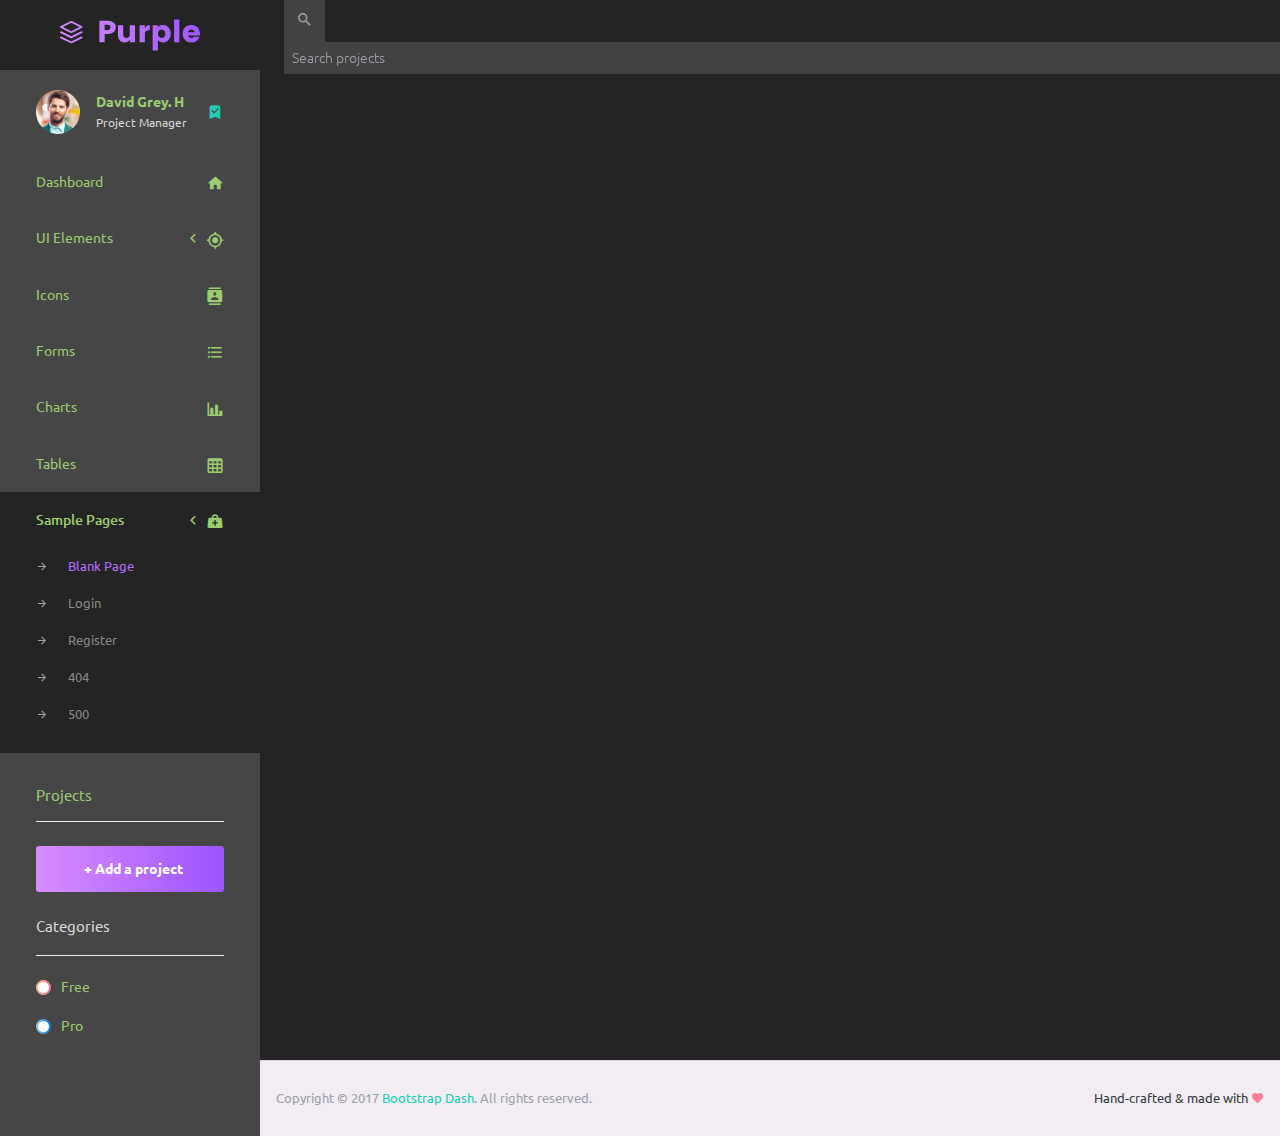
<file: pages/samples/blank-page.html>
<!DOCTYPE html>
<html lang="en">

<head>
  <!-- Required meta tags -->
  <meta charset="utf-8">
  <meta name="viewport" content="width=device-width, initial-scale=1, shrink-to-fit=no">
  <title>Purple Admin</title>
  <!-- plugins:css -->
  <link rel="stylesheet" href="../../vendors/iconfonts/mdi/css/materialdesignicons.min.css">
  <link rel="stylesheet" href="../../vendors/css/vendor.bundle.base.css">
  <!-- endinject -->
  <!-- plugin css for this page -->
  <!-- End plugin css for this page -->
  <!-- inject:css -->
  <link rel="stylesheet" href="../../css/style.css">
  <!-- endinject -->
  <link rel="shortcut icon" href="../../images/favicon.png" />
</head>

<body>
  <div class="container-scroller">
    <!-- partial:../../partials/_navbar.html -->
    <nav class="navbar default-layout-navbar col-lg-12 col-12 p-0 fixed-top d-flex flex-row">
      <div class="text-center navbar-brand-wrapper d-flex align-items-center justify-content-center">
        <a class="navbar-brand brand-logo" href="../../index.html"><img src="../../images/logo.svg" alt="logo"/></a>
        <a class="navbar-brand brand-logo-mini" href="../../index.html"><img src="../../images/logo-mini.svg" alt="logo"/></a>
      </div>
      <div class="navbar-menu-wrapper d-flex align-items-stretch">
        <div class="search-field d-none d-md-block">
          <form class="d-flex align-items-center h-100" action="#">
            <div class="input-group">
              <div class="input-group-prepend bg-transparent">
                  <i class="input-group-text border-0 mdi mdi-magnify"></i>                
              </div>
              <input type="text" class="form-control bg-transparent border-0" placeholder="Search projects">
            </div>
          </form>
        </div>
        <ul class="navbar-nav navbar-nav-right">
          <li class="nav-item nav-profile dropdown">
            <a class="nav-link dropdown-toggle" id="profileDropdown" href="#" data-toggle="dropdown" aria-expanded="false">
              <div class="nav-profile-img">
                <img src="../../images/faces/face1.jpg" alt="image">
                <span class="availability-status online"></span>             
              </div>
              <div class="nav-profile-text">
                <p class="mb-1 text-black">David Greymaax</p>
              </div>
            </a>
            <div class="dropdown-menu navbar-dropdown" aria-labelledby="profileDropdown">
              <a class="dropdown-item" href="#">
                <i class="mdi mdi-cached mr-2 text-success"></i>
                Activity Log
              </a>
              <div class="dropdown-divider"></div>
              <a class="dropdown-item" href="#">
                <i class="mdi mdi-logout mr-2 text-primary"></i>
                Signout
              </a>
            </div>
          </li>
          <li class="nav-item d-none d-lg-block full-screen-link">
            <a class="nav-link">
              <i class="mdi mdi-fullscreen" id="fullscreen-button"></i>
            </a>
          </li>
          <li class="nav-item dropdown">
            <a class="nav-link count-indicator dropdown-toggle" id="messageDropdown" href="#" data-toggle="dropdown" aria-expanded="false">
              <i class="mdi mdi-email-outline"></i>
              <span class="count-symbol bg-warning"></span>
            </a>
            <div class="dropdown-menu dropdown-menu-right navbar-dropdown preview-list" aria-labelledby="messageDropdown">
              <h6 class="p-3 mb-0">Messages</h6>
              <div class="dropdown-divider"></div>
              <a class="dropdown-item preview-item">
                <div class="preview-thumbnail">
                    <img src="../../images/faces/face4.jpg" alt="image" class="profile-pic">
                </div>
                <div class="preview-item-content d-flex align-items-start flex-column justify-content-center">
                  <h6 class="preview-subject ellipsis mb-1 font-weight-normal">Mark send you a message</h6>
                  <p class="text-gray mb-0">
                    1 Minutes ago
                  </p>
                </div>
              </a>
              <div class="dropdown-divider"></div>
              <a class="dropdown-item preview-item">
                <div class="preview-thumbnail">
                    <img src="../../images/faces/face2.jpg" alt="image" class="profile-pic">
                </div>
                <div class="preview-item-content d-flex align-items-start flex-column justify-content-center">
                  <h6 class="preview-subject ellipsis mb-1 font-weight-normal">Cregh send you a message</h6>
                  <p class="text-gray mb-0">
                    15 Minutes ago
                  </p>
                </div>
              </a>
              <div class="dropdown-divider"></div>
              <a class="dropdown-item preview-item">
                <div class="preview-thumbnail">
                    <img src="../../images/faces/face3.jpg" alt="image" class="profile-pic">
                </div>
                <div class="preview-item-content d-flex align-items-start flex-column justify-content-center">
                  <h6 class="preview-subject ellipsis mb-1 font-weight-normal">Profile picture updated</h6>
                  <p class="text-gray mb-0">
                    18 Minutes ago
                  </p>
                </div>
              </a>
              <div class="dropdown-divider"></div>
              <h6 class="p-3 mb-0 text-center">4 new messages</h6>
            </div>
          </li>
          <li class="nav-item dropdown">
            <a class="nav-link count-indicator dropdown-toggle" id="notificationDropdown" href="#" data-toggle="dropdown">
              <i class="mdi mdi-bell-outline"></i>
              <span class="count-symbol bg-danger"></span>
            </a>
            <div class="dropdown-menu dropdown-menu-right navbar-dropdown preview-list" aria-labelledby="notificationDropdown">
              <h6 class="p-3 mb-0">Notifications</h6>
              <div class="dropdown-divider"></div>
              <a class="dropdown-item preview-item">
                <div class="preview-thumbnail">
                  <div class="preview-icon bg-success">
                    <i class="mdi mdi-calendar"></i>
                  </div>
                </div>
                <div class="preview-item-content d-flex align-items-start flex-column justify-content-center">
                  <h6 class="preview-subject font-weight-normal mb-1">Event today</h6>
                  <p class="text-gray ellipsis mb-0">
                    Just a reminder that you have an event today
                  </p>
                </div>
              </a>
              <div class="dropdown-divider"></div>
              <a class="dropdown-item preview-item">
                <div class="preview-thumbnail">
                  <div class="preview-icon bg-warning">
                    <i class="mdi mdi-settings"></i>
                  </div>
                </div>
                <div class="preview-item-content d-flex align-items-start flex-column justify-content-center">
                  <h6 class="preview-subject font-weight-normal mb-1">Settings</h6>
                  <p class="text-gray ellipsis mb-0">
                    Update dashboard
                  </p>
                </div>
              </a>
              <div class="dropdown-divider"></div>
              <a class="dropdown-item preview-item">
                <div class="preview-thumbnail">
                  <div class="preview-icon bg-info">
                    <i class="mdi mdi-link-variant"></i>
                  </div>
                </div>
                <div class="preview-item-content d-flex align-items-start flex-column justify-content-center">
                  <h6 class="preview-subject font-weight-normal mb-1">Launch Admin</h6>
                  <p class="text-gray ellipsis mb-0">
                    New admin wow!
                  </p>
                </div>
              </a>
              <div class="dropdown-divider"></div>
              <h6 class="p-3 mb-0 text-center">See all notifications</h6>
            </div>
          </li>
          <li class="nav-item nav-logout d-none d-lg-block">
            <a class="nav-link" href="#">
              <i class="mdi mdi-power"></i>
            </a>
          </li>
          <li class="nav-item nav-settings d-none d-lg-block">
            <a class="nav-link" href="#">
              <i class="mdi mdi-format-line-spacing"></i>
            </a>
          </li>
        </ul>
        <button class="navbar-toggler navbar-toggler-right d-lg-none align-self-center" type="button" data-toggle="offcanvas">
          <span class="mdi mdi-menu"></span>
        </button>
      </div>
    </nav>
    <!-- partial -->
    <div class="container-fluid page-body-wrapper">
      <!-- partial:../../partials/_sidebar.html -->
      <nav class="sidebar sidebar-offcanvas" id="sidebar">
        <ul class="nav">
          <li class="nav-item nav-profile">
            <a href="#" class="nav-link">
              <div class="nav-profile-image">
                <img src="../../images/faces/face1.jpg" alt="profile">
                <span class="login-status online"></span> <!--change to offline or busy as needed-->              
              </div>
              <div class="nav-profile-text d-flex flex-column">
                <span class="font-weight-bold mb-2">David Grey. H</span>
                <span class="text-secondary text-small">Project Manager</span>
              </div>
              <i class="mdi mdi-bookmark-check text-success nav-profile-badge"></i>
            </a>
          </li>
          <li class="nav-item">
            <a class="nav-link" href="../../index.html">
              <span class="menu-title">Dashboard</span>
              <i class="mdi mdi-home menu-icon"></i>
            </a>
          </li>
          <li class="nav-item">
            <a class="nav-link" data-toggle="collapse" href="#ui-basic" aria-expanded="false" aria-controls="ui-basic">
              <span class="menu-title">UI Elements</span>
              <i class="menu-arrow"></i>
              <i class="mdi mdi-crosshairs-gps menu-icon"></i>
            </a>
            <div class="collapse" id="ui-basic">
              <ul class="nav flex-column sub-menu">
                <li class="nav-item"> <a class="nav-link" href="../../pages/ui-features/buttons.html">Buttons</a></li>
                <li class="nav-item"> <a class="nav-link" href="../../pages/ui-features/typography.html">Typography</a></li>
              </ul>
            </div>
          </li>
          <li class="nav-item">
            <a class="nav-link" href="../../pages/icons/mdi.html">
              <span class="menu-title">Icons</span>
              <i class="mdi mdi-contacts menu-icon"></i>
            </a>
          </li>
          <li class="nav-item">
            <a class="nav-link" href="../../pages/forms/basic_elements.html">
              <span class="menu-title">Forms</span>
              <i class="mdi mdi-format-list-bulleted menu-icon"></i>
            </a>
          </li>
          <li class="nav-item">
            <a class="nav-link" href="../../pages/charts/chartjs.html">
              <span class="menu-title">Charts</span>
              <i class="mdi mdi-chart-bar menu-icon"></i>
            </a>
          </li>
          <li class="nav-item">
            <a class="nav-link" href="../../pages/tables/basic-table.html">
              <span class="menu-title">Tables</span>
              <i class="mdi mdi-table-large menu-icon"></i>
            </a>
          </li>
          <li class="nav-item">
            <a class="nav-link" data-toggle="collapse" href="#general-pages" aria-expanded="false" aria-controls="general-pages">
              <span class="menu-title">Sample Pages</span>
              <i class="menu-arrow"></i>
              <i class="mdi mdi-medical-bag menu-icon"></i>
            </a>
            <div class="collapse" id="general-pages">
              <ul class="nav flex-column sub-menu">
                <li class="nav-item"> <a class="nav-link" href="../../pages/samples/blank-page.html"> Blank Page </a></li>
                <li class="nav-item"> <a class="nav-link" href="../../pages/samples/login.html"> Login </a></li>
                <li class="nav-item"> <a class="nav-link" href="../../pages/samples/register.html"> Register </a></li>
                <li class="nav-item"> <a class="nav-link" href="../../pages/samples/error-404.html"> 404 </a></li>
                <li class="nav-item"> <a class="nav-link" href="../../pages/samples/error-500.html"> 500 </a></li>
              </ul>
              </div>
          </li>
          <li class="nav-item sidebar-actions">
            <span class="nav-link">
              <div class="border-bottom">
                <h6 class="font-weight-normal mb-3">Projects</h6>                
              </div>
              <button class="btn btn-block btn-lg btn-gradient-primary mt-4">+ Add a project</button>
              <div class="mt-4">
                <div class="border-bottom">
                  <p class="text-secondary">Categories</p>                  
                </div>
                <ul class="gradient-bullet-list mt-4">
                  <li>Free</li>
                  <li>Pro</li>
                </ul>
              </div>
            </span>
          </li>
        </ul>
      </nav>
      <!-- partial -->
      <div class="main-panel">
        <div class="content-wrapper">
        </div>
        <!-- content-wrapper ends -->
        <!-- partial:../../partials/_footer.html -->
        <footer class="footer">
          <div class="d-sm-flex justify-content-center justify-content-sm-between">
            <span class="text-muted text-center text-sm-left d-block d-sm-inline-block">Copyright © 2017 <a href="https://www.bootstrapdash.com/" target="_blank">Bootstrap Dash</a>. All rights reserved.</span>
            <span class="float-none float-sm-right d-block mt-1 mt-sm-0 text-center">Hand-crafted & made with <i class="mdi mdi-heart text-danger"></i></span>
          </div>
        </footer>
        <!-- partial -->
      </div>
      <!-- main-panel ends -->
    </div>
    <!-- page-body-wrapper ends -->
  </div>
  <!-- container-scroller -->
  <!-- plugins:js -->
  <script src="../../vendors/js/vendor.bundle.base.js"></script>
  <script src="../../vendors/js/vendor.bundle.addons.js"></script>
  <!-- endinject -->
  <!-- Plugin js for this page-->
  <!-- End plugin js for this page-->
  <!-- inject:js -->
  <script src="../../js/off-canvas.js"></script>
  <script src="../../js/misc.js"></script>
  <!-- endinject -->
  <!-- Custom js for this page-->
  <!-- End custom js for this page-->
</body>

</html>
</file>
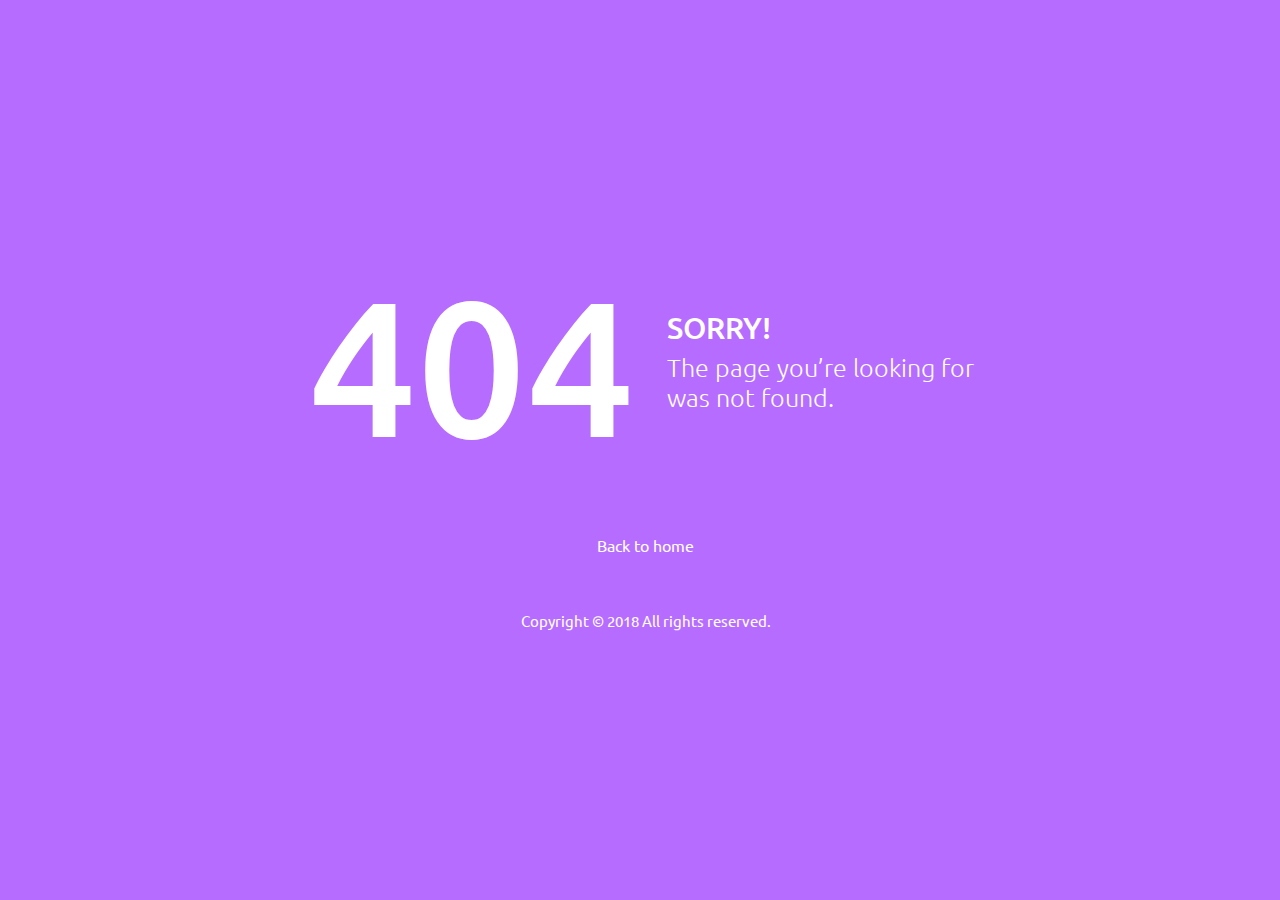
<file: pages/samples/error-404.html>
<!DOCTYPE html>
<html lang="en">

<head>
  <!-- Required meta tags -->
  <meta charset="utf-8">
  <meta name="viewport" content="width=device-width, initial-scale=1, shrink-to-fit=no">
  <title>Purple Admin</title>
  <!-- plugins:css -->
  <link rel="stylesheet" href="../../vendors/iconfonts/mdi/css/materialdesignicons.min.css">
  <link rel="stylesheet" href="../../vendors/css/vendor.bundle.base.css">
  <!-- endinject -->
  <!-- inject:css -->
  <link rel="stylesheet" href="../../css/style.css">
  <!-- endinject -->
  <link rel="shortcut icon" href="../../images/favicon.png" />
</head>

<body>
  <div class="container-scroller">
    <div class="container-fluid page-body-wrapper full-page-wrapper">
      <div class="content-wrapper d-flex align-items-center text-center error-page bg-primary">
        <div class="row flex-grow">
          <div class="col-lg-7 mx-auto text-white">
            <div class="row align-items-center d-flex flex-row">
              <div class="col-lg-6 text-lg-right pr-lg-4">
                <h1 class="display-1 mb-0">404</h1>
              </div>
              <div class="col-lg-6 error-page-divider text-lg-left pl-lg-4">
                <h2>SORRY!</h2>
                <h3 class="font-weight-light">The page you’re looking for was not found.</h3>
              </div>
            </div>
            <div class="row mt-5">
              <div class="col-12 text-center mt-xl-2">
                <a class="text-white font-weight-medium" href="../../index.html">Back to home</a>
              </div>
            </div>
            <div class="row mt-5">
              <div class="col-12 mt-xl-2">
                <p class="text-white font-weight-medium text-center">Copyright &copy; 2018  All rights reserved.</p>
              </div>
            </div>
          </div>
        </div>
      </div>
      <!-- content-wrapper ends -->
    </div>
    <!-- page-body-wrapper ends -->
  </div>
  <!-- container-scroller -->
  <!-- plugins:js -->
  <script src="../../vendors/js/vendor.bundle.base.js"></script>
  <script src="../../vendors/js/vendor.bundle.addons.js"></script>
  <!-- endinject -->
  <!-- inject:js -->
  <script src="../../js/off-canvas.js"></script>
  <script src="../../js/misc.js"></script>
  <!-- endinject -->
</body>

</html>
</file>
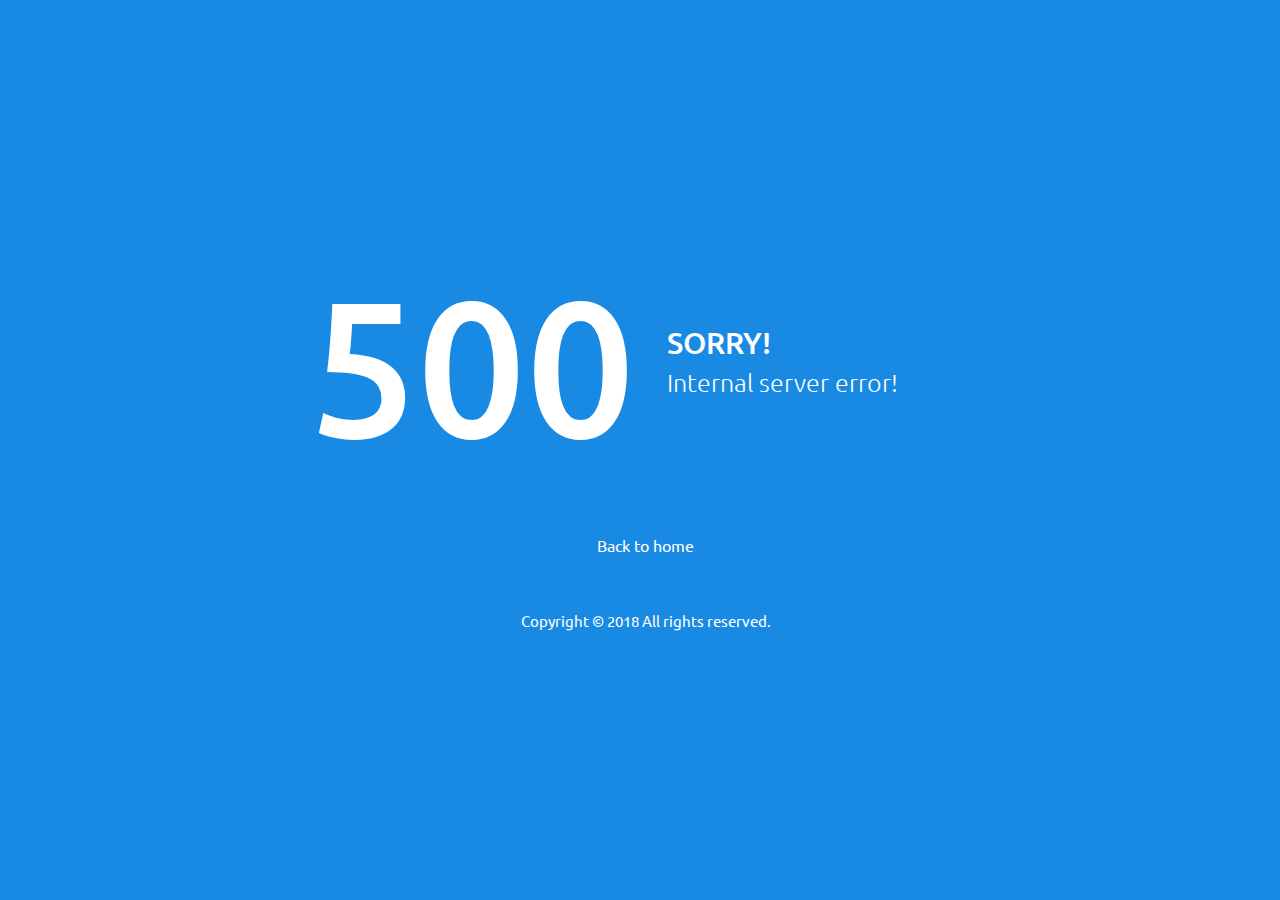
<file: pages/samples/error-500.html>
<!DOCTYPE html>
<html lang="en">

<head>
  <!-- Required meta tags -->
  <meta charset="utf-8">
  <meta name="viewport" content="width=device-width, initial-scale=1, shrink-to-fit=no">
  <title>Purple Admin</title>
  <!-- plugins:css -->
  <link rel="stylesheet" href="../../vendors/iconfonts/mdi/css/materialdesignicons.min.css">
  <link rel="stylesheet" href="../../vendors/css/vendor.bundle.base.css">
  <!-- endinject -->
  <!-- inject:css -->
  <link rel="stylesheet" href="../../css/style.css">
  <!-- endinject -->
  <link rel="shortcut icon" href="../../images/favicon.png" />
</head>

<body>
  <div class="container-scroller">
    <div class="container-fluid page-body-wrapper full-page-wrapper">
      <div class="content-wrapper d-flex align-items-center text-center error-page bg-info">
        <div class="row flex-grow">
          <div class="col-lg-7 mx-auto text-white">
            <div class="row align-items-center d-flex flex-row">
              <div class="col-lg-6 text-lg-right pr-lg-4">
                <h1 class="display-1 mb-0">500</h1>
              </div>
              <div class="col-lg-6 error-page-divider text-lg-left pl-lg-4">
                <h2>SORRY!</h2>
                <h3 class="font-weight-light">Internal server error!</h3>
              </div>
            </div>
            <div class="row mt-5">
              <div class="col-12 text-center mt-xl-2">
                <a class="text-white font-weight-medium" href="../../index.html">Back to home</a>
              </div>
            </div>
            <div class="row mt-5">
              <div class="col-12 mt-xl-2">
                <p class="text-white font-weight-medium text-center">Copyright &copy; 2018  All rights reserved.</p>
              </div>
            </div>
          </div>
        </div>
      </div>
      <!-- content-wrapper ends -->
    </div>
    <!-- page-body-wrapper ends -->
  </div>
  <!-- container-scroller -->
  <!-- plugins:js -->
  <script src="../../vendors/js/vendor.bundle.base.js"></script>
  <script src="../../vendors/js/vendor.bundle.addons.js"></script>
  <!-- endinject -->
  <!-- inject:js -->
  <script src="../../js/off-canvas.js"></script>
  <script src="../../js/misc.js"></script>
  <!-- endinject -->
</body>

</html>
</file>
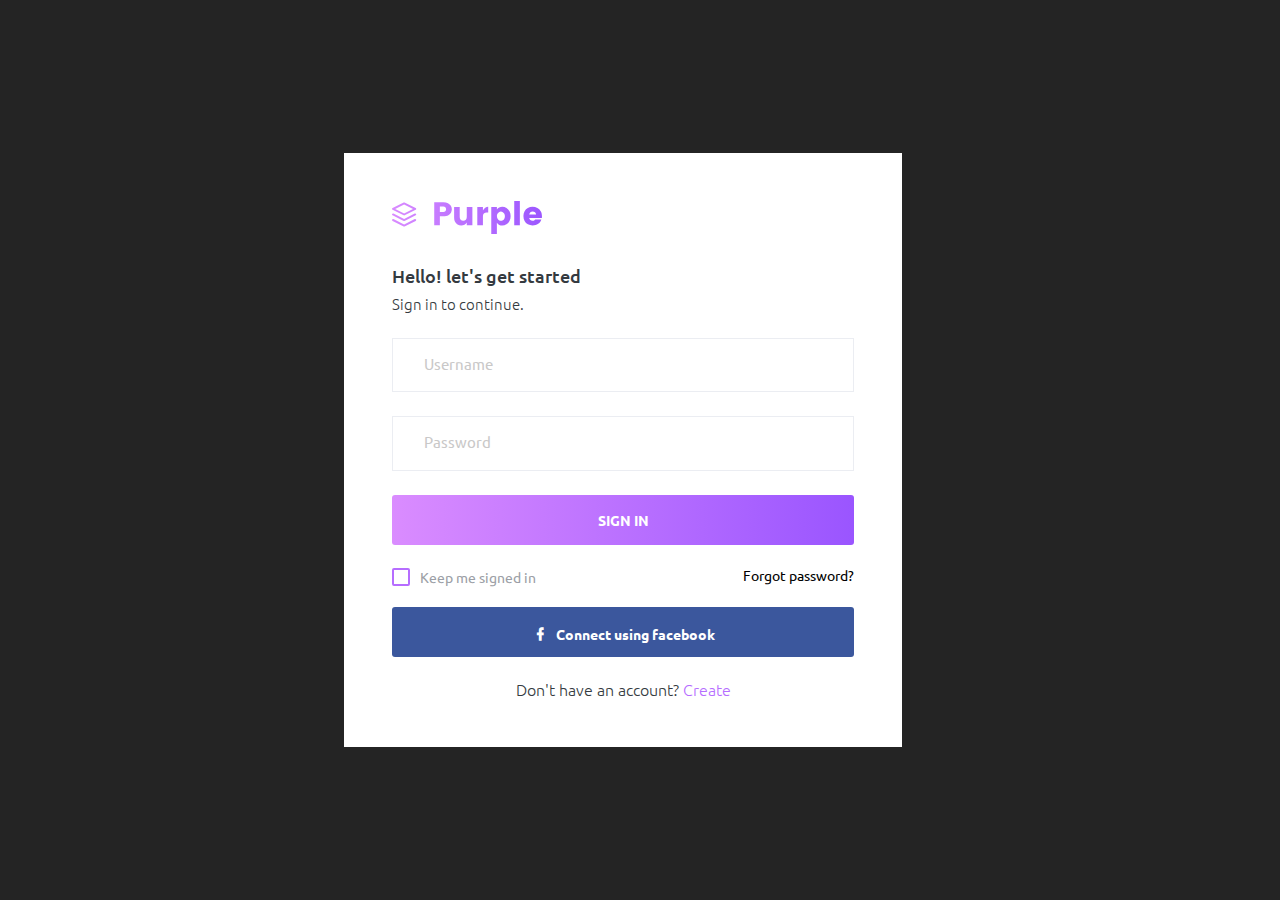
<file: pages/samples/login.html>
<!DOCTYPE html>
<html lang="en">

<head>
  <!-- Required meta tags -->
  <meta charset="utf-8">
  <meta name="viewport" content="width=device-width, initial-scale=1, shrink-to-fit=no">
  <title>Purple Admin</title>
  <!-- plugins:css -->
  <link rel="stylesheet" href="../../vendors/iconfonts/mdi/css/materialdesignicons.min.css">
  <link rel="stylesheet" href="../../vendors/css/vendor.bundle.base.css">
  <!-- endinject -->
  <!-- plugin css for this page -->
  <!-- End plugin css for this page -->
  <!-- inject:css -->
  <link rel="stylesheet" href="../../css/style.css">
  <!-- endinject -->
  <link rel="shortcut icon" href="../../images/favicon.png" />
</head>

<body>
  <div class="container-scroller">
    <div class="container-fluid page-body-wrapper full-page-wrapper">
      <div class="content-wrapper d-flex align-items-center auth">
        <div class="row w-100">
          <div class="col-lg-4 mx-auto">
            <div class="auth-form-light text-left p-5">
              <div class="brand-logo">
                <img src="../../images/logo.svg">
              </div>
              <h4>Hello! let's get started</h4>
              <h6 class="font-weight-light">Sign in to continue.</h6>
              <form class="pt-3">
                <div class="form-group">
                  <input type="email" class="form-control form-control-lg" id="exampleInputEmail1" placeholder="Username">
                </div>
                <div class="form-group">
                  <input type="password" class="form-control form-control-lg" id="exampleInputPassword1" placeholder="Password">
                </div>
                <div class="mt-3">
                  <a class="btn btn-block btn-gradient-primary btn-lg font-weight-medium auth-form-btn" href="../../index.html">SIGN IN</a>
                </div>
                <div class="my-2 d-flex justify-content-between align-items-center">
                  <div class="form-check">
                    <label class="form-check-label text-muted">
                      <input type="checkbox" class="form-check-input">
                      Keep me signed in
                    </label>
                  </div>
                  <a href="#" class="auth-link text-black">Forgot password?</a>
                </div>
                <div class="mb-2">
                  <button type="button" class="btn btn-block btn-facebook auth-form-btn">
                    <i class="mdi mdi-facebook mr-2"></i>Connect using facebook
                  </button>
                </div>
                <div class="text-center mt-4 font-weight-light">
                  Don't have an account? <a href="register.html" class="text-primary">Create</a>
                </div>
              </form>
            </div>
          </div>
        </div>
      </div>
      <!-- content-wrapper ends -->
    </div>
    <!-- page-body-wrapper ends -->
  </div>
  <!-- container-scroller -->
  <!-- plugins:js -->
  <script src="../../vendors/js/vendor.bundle.base.js"></script>
  <script src="../../vendors/js/vendor.bundle.addons.js"></script>
  <!-- endinject -->
  <!-- inject:js -->
  <script src="../../js/off-canvas.js"></script>
  <script src="../../js/misc.js"></script>
  <!-- endinject -->
</body>

</html>
</file>
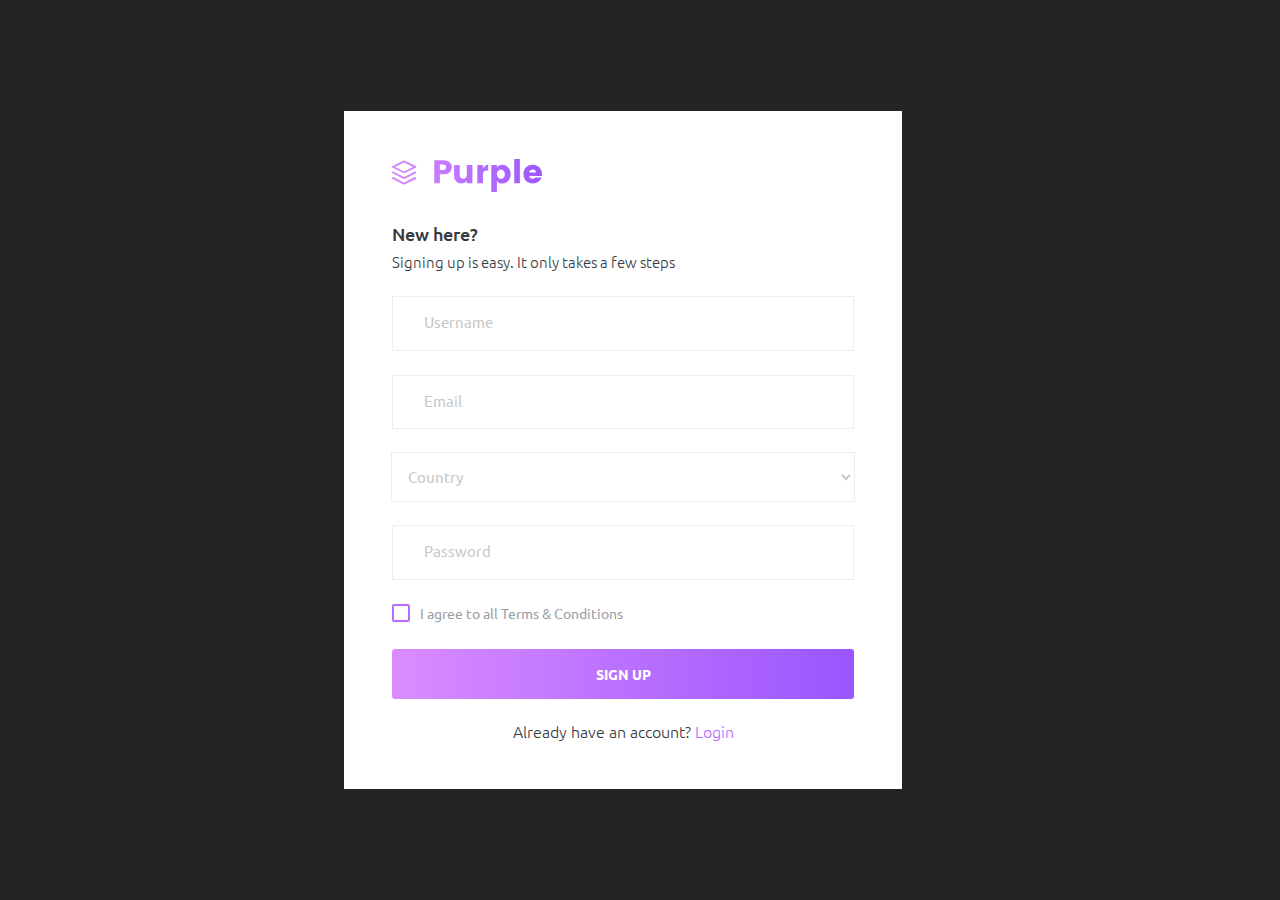
<file: pages/samples/register.html>
<!DOCTYPE html>
<html lang="en">

<head>
  <!-- Required meta tags -->
  <meta charset="utf-8">
  <meta name="viewport" content="width=device-width, initial-scale=1, shrink-to-fit=no">
  <title>Purple Admin</title>
  <!-- plugins:css -->
  <link rel="stylesheet" href="../../vendors/iconfonts/mdi/css/materialdesignicons.min.css">
  <link rel="stylesheet" href="../../vendors/css/vendor.bundle.base.css">
  <!-- endinject -->
  <!-- plugin css for this page -->
  <!-- End plugin css for this page -->
  <!-- inject:css -->
  <link rel="stylesheet" href="../../css/style.css">
  <!-- endinject -->
  <link rel="shortcut icon" href="../../images/favicon.png" />
</head>

<body>
  <div class="container-scroller">
    <div class="container-fluid page-body-wrapper full-page-wrapper">
      <div class="content-wrapper d-flex align-items-center auth">
        <div class="row w-100">
          <div class="col-lg-4 mx-auto">
            <div class="auth-form-light text-left p-5">
              <div class="brand-logo">
                <img src="../../images/logo.svg">
              </div>
              <h4>New here?</h4>
              <h6 class="font-weight-light">Signing up is easy. It only takes a few steps</h6>
              <form class="pt-3">
                <div class="form-group">
                  <input type="text" class="form-control form-control-lg" id="exampleInputUsername1" placeholder="Username">
                </div>
                <div class="form-group">
                  <input type="email" class="form-control form-control-lg" id="exampleInputEmail1" placeholder="Email">
                </div>
                <div class="form-group">
                  <select class="form-control form-control-lg" id="exampleFormControlSelect2">
                    <option>Country</option>
                    <option>United States of America</option>
                    <option>United Kingdom</option>
                    <option>India</option>
                    <option>Germany</option>
                    <option>Argentina</option>
                  </select>
                </div>
                <div class="form-group">
                  <input type="password" class="form-control form-control-lg" id="exampleInputPassword1" placeholder="Password">
                </div>
                <div class="mb-4">
                  <div class="form-check">
                    <label class="form-check-label text-muted">
                      <input type="checkbox" class="form-check-input">
                      I agree to all Terms & Conditions
                    </label>
                  </div>
                </div>
                <div class="mt-3">
                  <a class="btn btn-block btn-gradient-primary btn-lg font-weight-medium auth-form-btn" href="../../index.html">SIGN UP</a>
                </div>
                <div class="text-center mt-4 font-weight-light">
                  Already have an account? <a href="login.html" class="text-primary">Login</a>
                </div>
              </form>
            </div>
          </div>
        </div>
      </div>
      <!-- content-wrapper ends -->
    </div>
    <!-- page-body-wrapper ends -->
  </div>
  <!-- container-scroller -->
  <!-- plugins:js -->
  <script src="../../vendors/js/vendor.bundle.base.js"></script>
  <script src="../../vendors/js/vendor.bundle.addons.js"></script>
  <!-- endinject -->
  <!-- inject:js -->
  <script src="../../js/off-canvas.js"></script>
  <script src="../../js/misc.js"></script>
  <!-- endinject -->
</body>

</html>
</file>
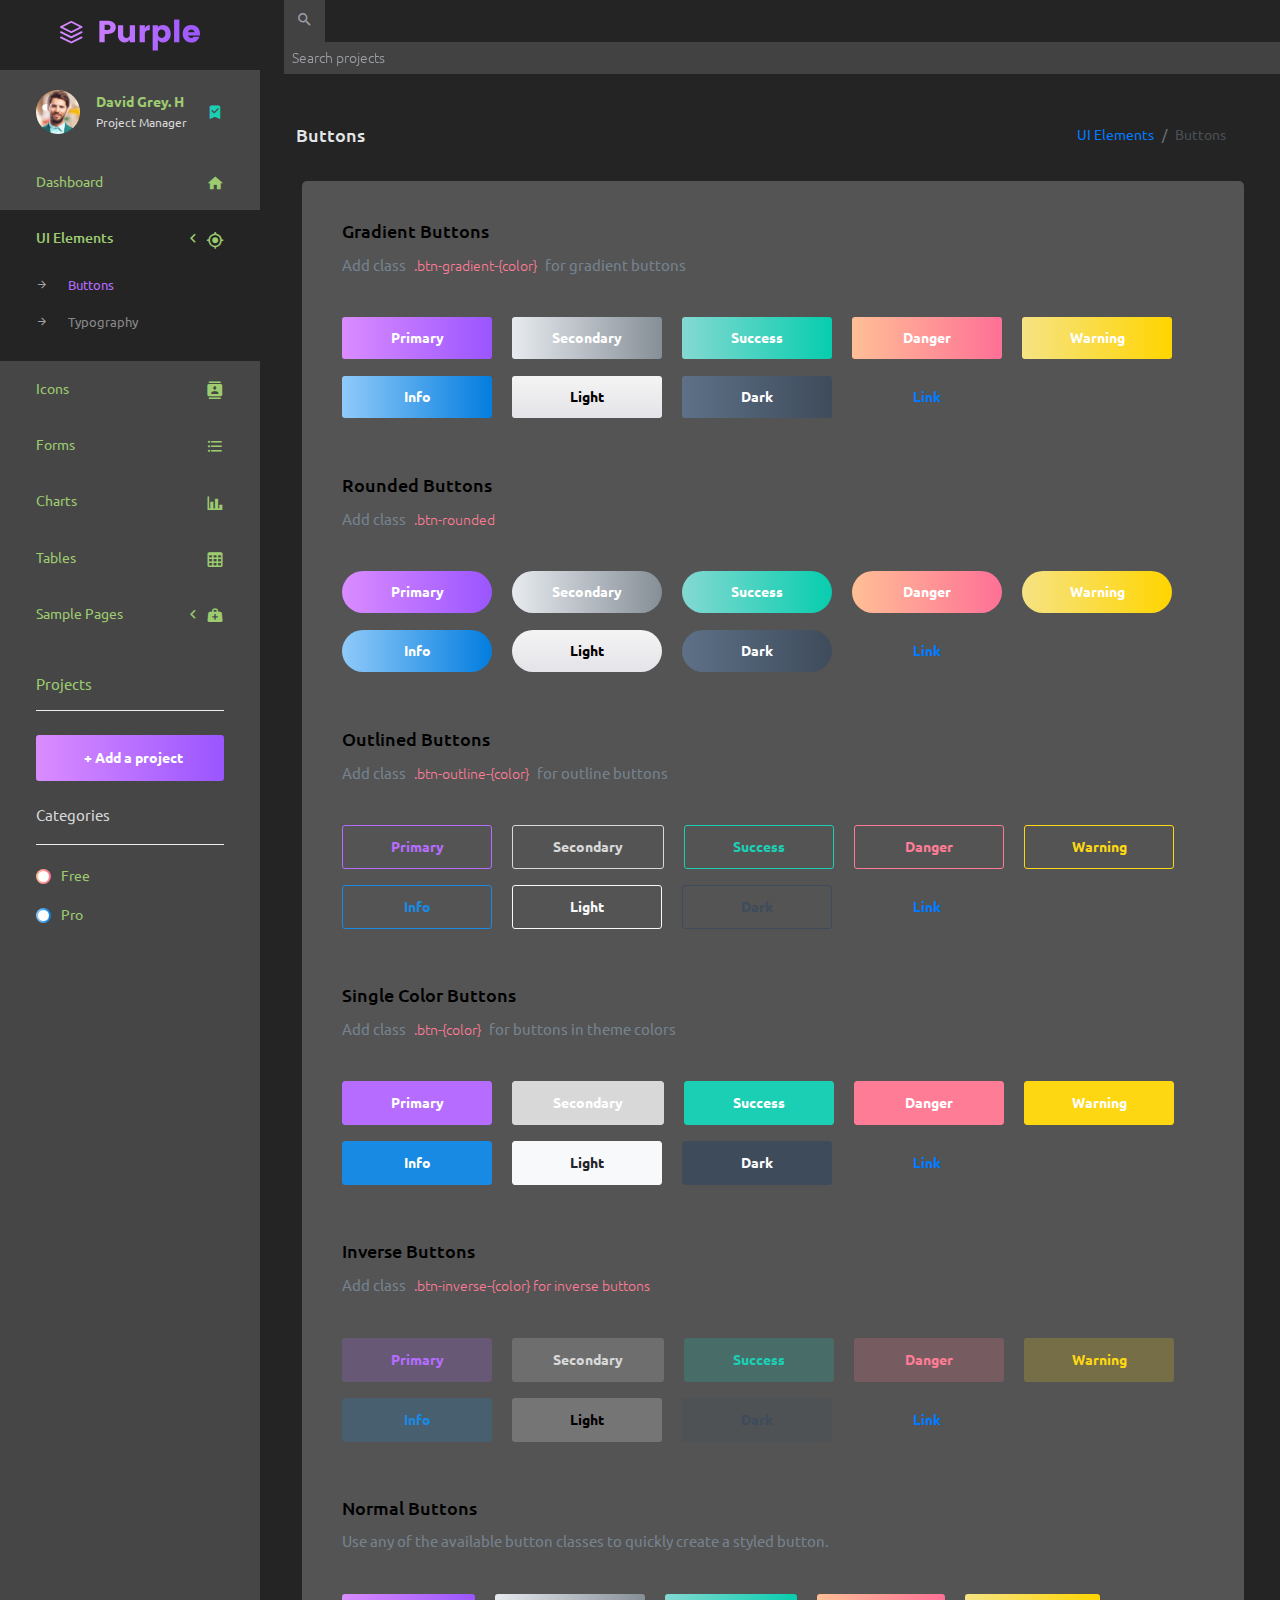
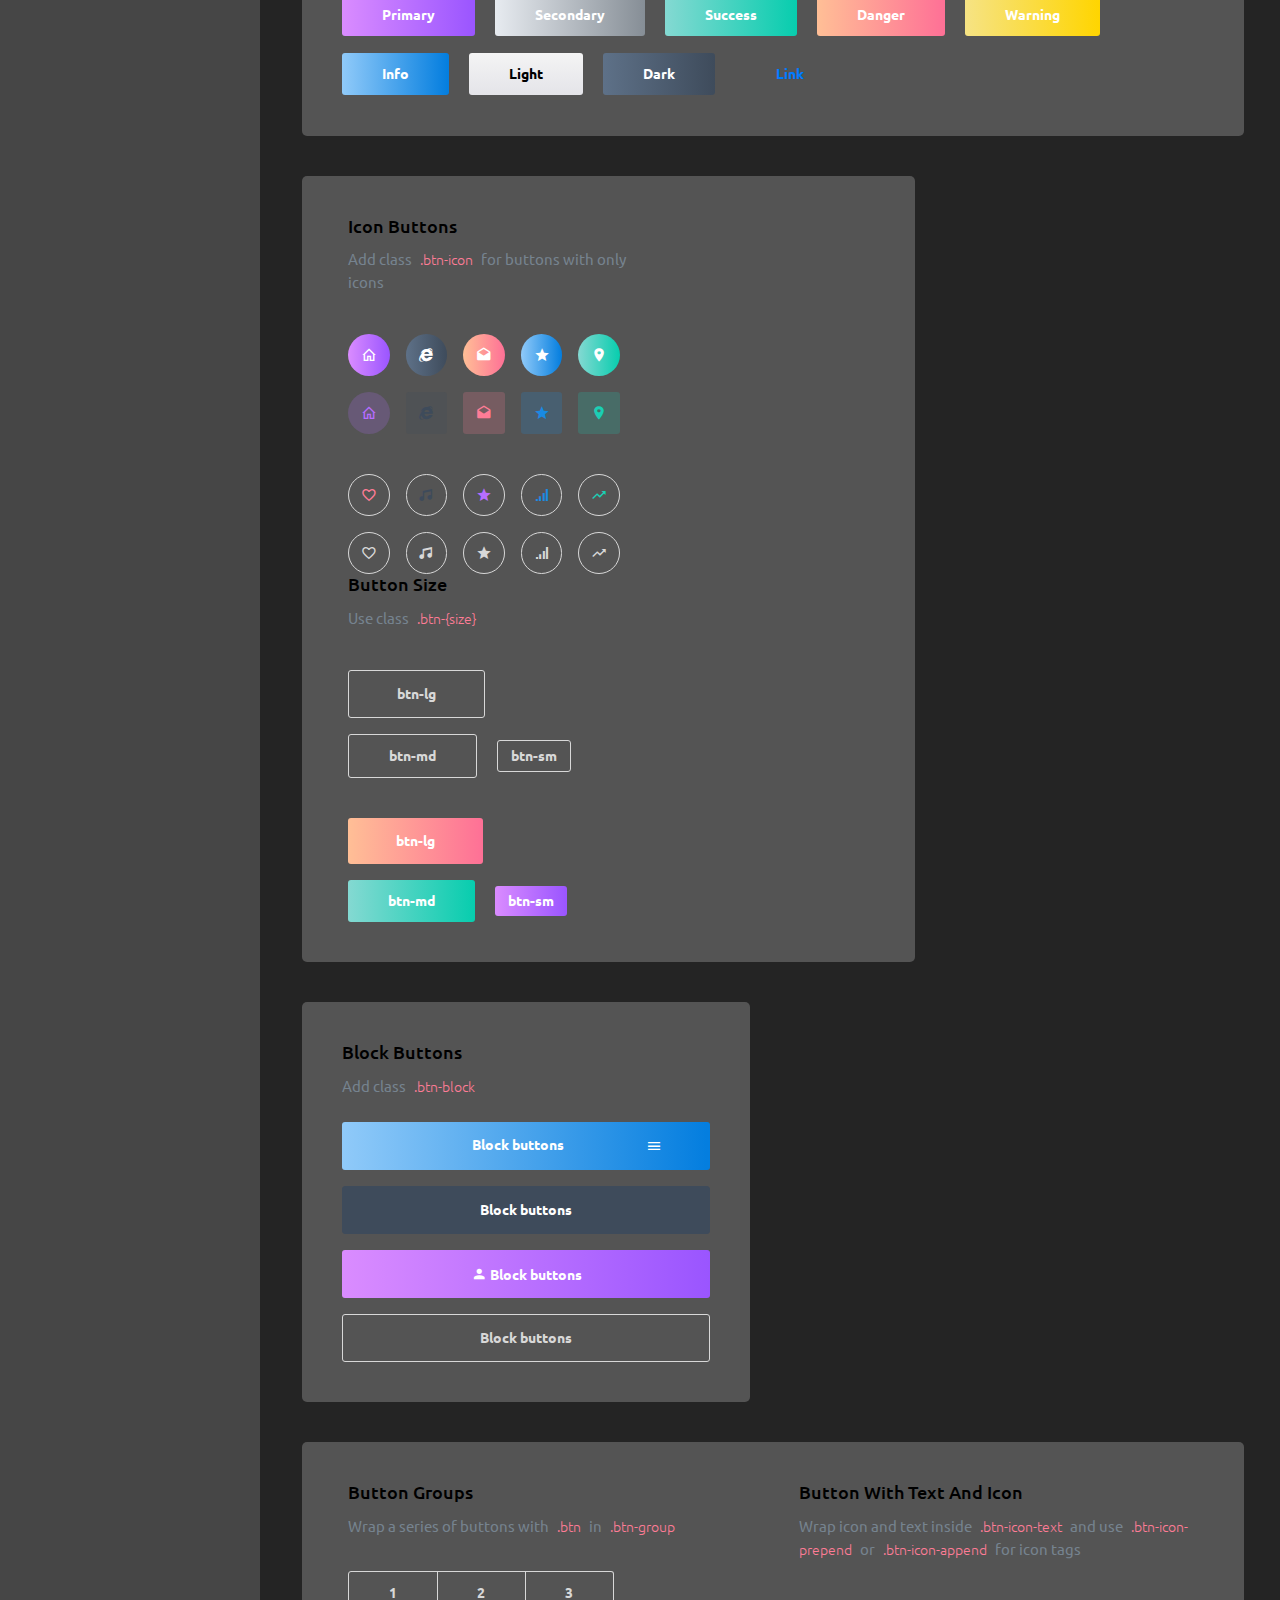
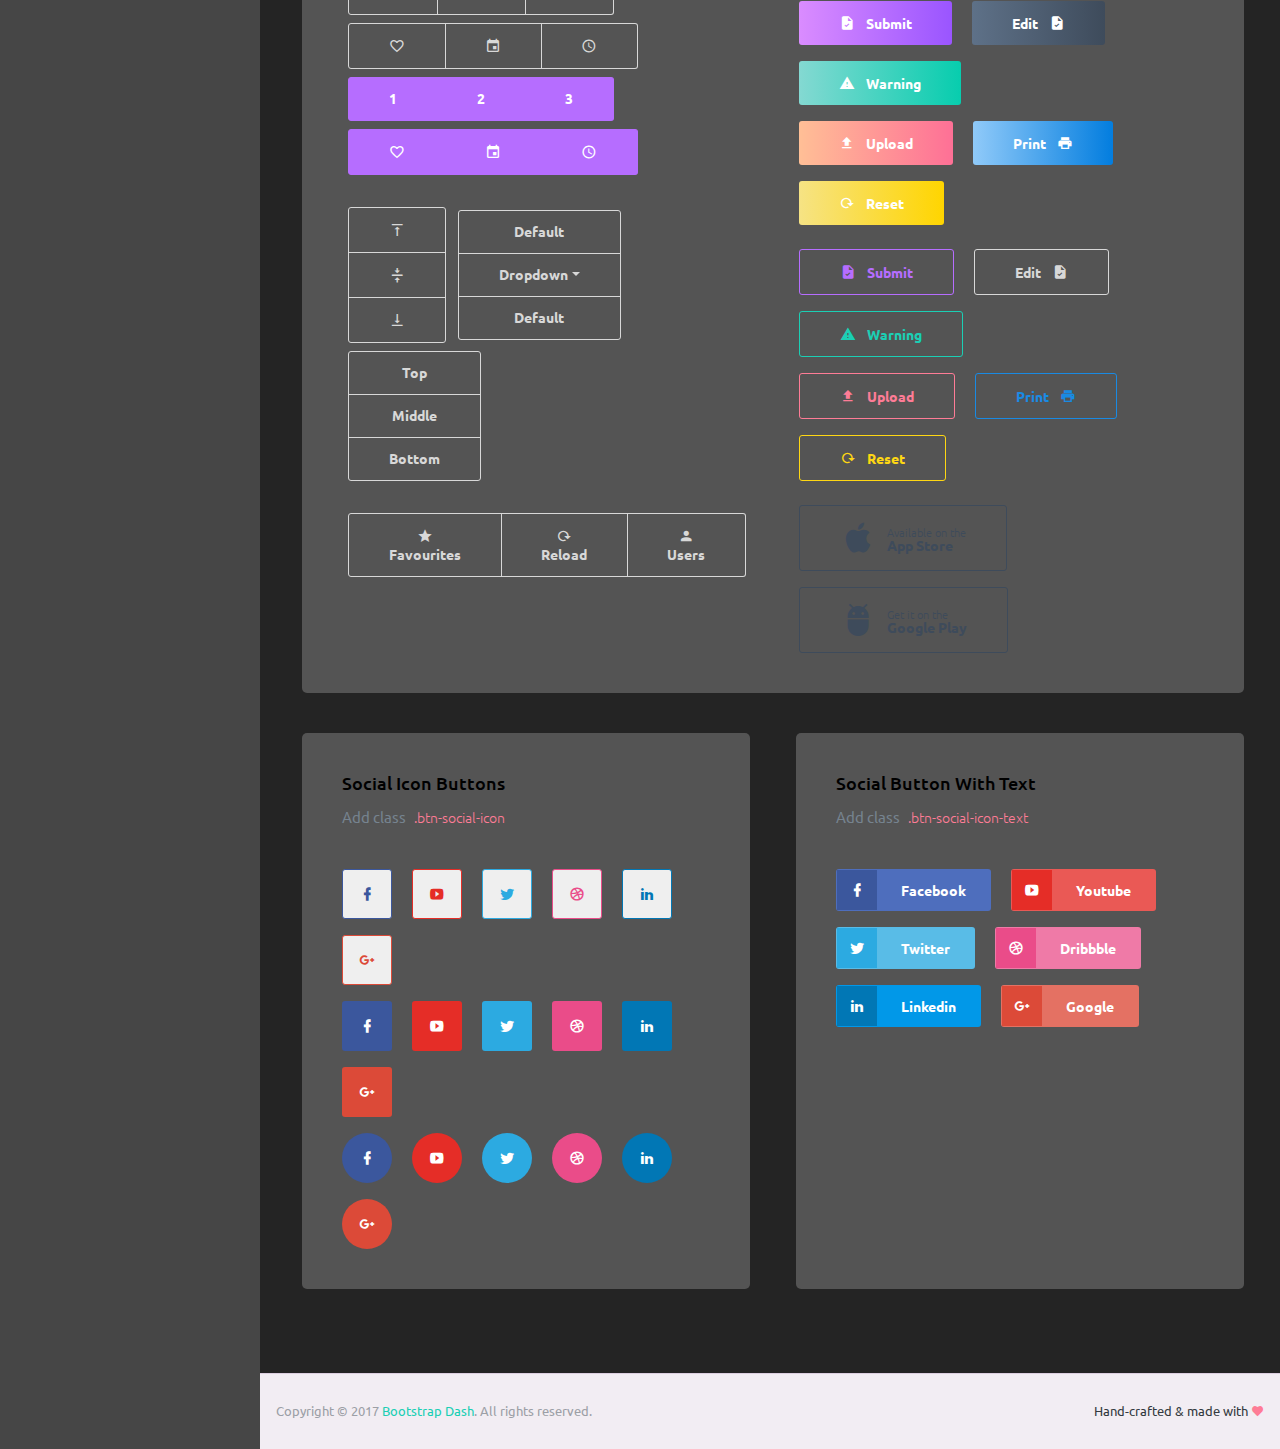
<file: pages/ui-features/buttons.html>
<!DOCTYPE html>
<html lang="en">

<head>
  <!-- Required meta tags -->
  <meta charset="utf-8">
  <meta name="viewport" content="width=device-width, initial-scale=1, shrink-to-fit=no">
  <title>Purple Admin</title>
  <!-- plugins:css -->
  <link rel="stylesheet" href="../../vendors/iconfonts/mdi/css/materialdesignicons.min.css">
  <link rel="stylesheet" href="../../vendors/css/vendor.bundle.base.css">
  <!-- endinject -->
  <!-- inject:css -->
  <link rel="stylesheet" href="../../css/style.css">
  <!-- endinject -->
  <link rel="shortcut icon" href="../../images/favicon.png" />
</head>

<body>
  <div class="container-scroller">
    <!-- partial:../../partials/_navbar.html -->
    <nav class="navbar default-layout-navbar col-lg-12 col-12 p-0 fixed-top d-flex flex-row">
      <div class="text-center navbar-brand-wrapper d-flex align-items-center justify-content-center">
        <a class="navbar-brand brand-logo" href="../../index.html"><img src="../../images/logo.svg" alt="logo"/></a>
        <a class="navbar-brand brand-logo-mini" href="../../index.html"><img src="../../images/logo-mini.svg" alt="logo"/></a>
      </div>
      <div class="navbar-menu-wrapper d-flex align-items-stretch">
        <div class="search-field d-none d-md-block">
          <form class="d-flex align-items-center h-100" action="#">
            <div class="input-group">
              <div class="input-group-prepend bg-transparent">
                  <i class="input-group-text border-0 mdi mdi-magnify"></i>                
              </div>
              <input type="text" class="form-control bg-transparent border-0" placeholder="Search projects">
            </div>
          </form>
        </div>
        <ul class="navbar-nav navbar-nav-right">
          <li class="nav-item nav-profile dropdown">
            <a class="nav-link dropdown-toggle" id="profileDropdown" href="#" data-toggle="dropdown" aria-expanded="false">
              <div class="nav-profile-img">
                <img src="../../images/faces/face1.jpg" alt="image">
                <span class="availability-status online"></span>             
              </div>
              <div class="nav-profile-text">
                <p class="mb-1 text-black">David Greymaax</p>
              </div>
            </a>
            <div class="dropdown-menu navbar-dropdown" aria-labelledby="profileDropdown">
              <a class="dropdown-item" href="#">
                <i class="mdi mdi-cached mr-2 text-success"></i>
                Activity Log
              </a>
              <div class="dropdown-divider"></div>
              <a class="dropdown-item" href="#">
                <i class="mdi mdi-logout mr-2 text-primary"></i>
                Signout
              </a>
            </div>
          </li>
          <li class="nav-item d-none d-lg-block full-screen-link">
            <a class="nav-link">
              <i class="mdi mdi-fullscreen" id="fullscreen-button"></i>
            </a>
          </li>
          <li class="nav-item dropdown">
            <a class="nav-link count-indicator dropdown-toggle" id="messageDropdown" href="#" data-toggle="dropdown" aria-expanded="false">
              <i class="mdi mdi-email-outline"></i>
              <span class="count-symbol bg-warning"></span>
            </a>
            <div class="dropdown-menu dropdown-menu-right navbar-dropdown preview-list" aria-labelledby="messageDropdown">
              <h6 class="p-3 mb-0">Messages</h6>
              <div class="dropdown-divider"></div>
              <a class="dropdown-item preview-item">
                <div class="preview-thumbnail">
                    <img src="../../images/faces/face4.jpg" alt="image" class="profile-pic">
                </div>
                <div class="preview-item-content d-flex align-items-start flex-column justify-content-center">
                  <h6 class="preview-subject ellipsis mb-1 font-weight-normal">Mark send you a message</h6>
                  <p class="text-gray mb-0">
                    1 Minutes ago
                  </p>
                </div>
              </a>
              <div class="dropdown-divider"></div>
              <a class="dropdown-item preview-item">
                <div class="preview-thumbnail">
                    <img src="../../images/faces/face2.jpg" alt="image" class="profile-pic">
                </div>
                <div class="preview-item-content d-flex align-items-start flex-column justify-content-center">
                  <h6 class="preview-subject ellipsis mb-1 font-weight-normal">Cregh send you a message</h6>
                  <p class="text-gray mb-0">
                    15 Minutes ago
                  </p>
                </div>
              </a>
              <div class="dropdown-divider"></div>
              <a class="dropdown-item preview-item">
                <div class="preview-thumbnail">
                    <img src="../../images/faces/face3.jpg" alt="image" class="profile-pic">
                </div>
                <div class="preview-item-content d-flex align-items-start flex-column justify-content-center">
                  <h6 class="preview-subject ellipsis mb-1 font-weight-normal">Profile picture updated</h6>
                  <p class="text-gray mb-0">
                    18 Minutes ago
                  </p>
                </div>
              </a>
              <div class="dropdown-divider"></div>
              <h6 class="p-3 mb-0 text-center">4 new messages</h6>
            </div>
          </li>
          <li class="nav-item dropdown">
            <a class="nav-link count-indicator dropdown-toggle" id="notificationDropdown" href="#" data-toggle="dropdown">
              <i class="mdi mdi-bell-outline"></i>
              <span class="count-symbol bg-danger"></span>
            </a>
            <div class="dropdown-menu dropdown-menu-right navbar-dropdown preview-list" aria-labelledby="notificationDropdown">
              <h6 class="p-3 mb-0">Notifications</h6>
              <div class="dropdown-divider"></div>
              <a class="dropdown-item preview-item">
                <div class="preview-thumbnail">
                  <div class="preview-icon bg-success">
                    <i class="mdi mdi-calendar"></i>
                  </div>
                </div>
                <div class="preview-item-content d-flex align-items-start flex-column justify-content-center">
                  <h6 class="preview-subject font-weight-normal mb-1">Event today</h6>
                  <p class="text-gray ellipsis mb-0">
                    Just a reminder that you have an event today
                  </p>
                </div>
              </a>
              <div class="dropdown-divider"></div>
              <a class="dropdown-item preview-item">
                <div class="preview-thumbnail">
                  <div class="preview-icon bg-warning">
                    <i class="mdi mdi-settings"></i>
                  </div>
                </div>
                <div class="preview-item-content d-flex align-items-start flex-column justify-content-center">
                  <h6 class="preview-subject font-weight-normal mb-1">Settings</h6>
                  <p class="text-gray ellipsis mb-0">
                    Update dashboard
                  </p>
                </div>
              </a>
              <div class="dropdown-divider"></div>
              <a class="dropdown-item preview-item">
                <div class="preview-thumbnail">
                  <div class="preview-icon bg-info">
                    <i class="mdi mdi-link-variant"></i>
                  </div>
                </div>
                <div class="preview-item-content d-flex align-items-start flex-column justify-content-center">
                  <h6 class="preview-subject font-weight-normal mb-1">Launch Admin</h6>
                  <p class="text-gray ellipsis mb-0">
                    New admin wow!
                  </p>
                </div>
              </a>
              <div class="dropdown-divider"></div>
              <h6 class="p-3 mb-0 text-center">See all notifications</h6>
            </div>
          </li>
          <li class="nav-item nav-logout d-none d-lg-block">
            <a class="nav-link" href="#">
              <i class="mdi mdi-power"></i>
            </a>
          </li>
          <li class="nav-item nav-settings d-none d-lg-block">
            <a class="nav-link" href="#">
              <i class="mdi mdi-format-line-spacing"></i>
            </a>
          </li>
        </ul>
        <button class="navbar-toggler navbar-toggler-right d-lg-none align-self-center" type="button" data-toggle="offcanvas">
          <span class="mdi mdi-menu"></span>
        </button>
      </div>
    </nav>
    <!-- partial -->
    <div class="container-fluid page-body-wrapper">
      <!-- partial:../../partials/_sidebar.html -->
      <nav class="sidebar sidebar-offcanvas" id="sidebar">
        <ul class="nav">
          <li class="nav-item nav-profile">
            <a href="#" class="nav-link">
              <div class="nav-profile-image">
                <img src="../../images/faces/face1.jpg" alt="profile">
                <span class="login-status online"></span> <!--change to offline or busy as needed-->              
              </div>
              <div class="nav-profile-text d-flex flex-column">
                <span class="font-weight-bold mb-2">David Grey. H</span>
                <span class="text-secondary text-small">Project Manager</span>
              </div>
              <i class="mdi mdi-bookmark-check text-success nav-profile-badge"></i>
            </a>
          </li>
          <li class="nav-item">
            <a class="nav-link" href="../../index.html">
              <span class="menu-title">Dashboard</span>
              <i class="mdi mdi-home menu-icon"></i>
            </a>
          </li>
          <li class="nav-item">
            <a class="nav-link" data-toggle="collapse" href="#ui-basic" aria-expanded="false" aria-controls="ui-basic">
              <span class="menu-title">UI Elements</span>
              <i class="menu-arrow"></i>
              <i class="mdi mdi-crosshairs-gps menu-icon"></i>
            </a>
            <div class="collapse" id="ui-basic">
              <ul class="nav flex-column sub-menu">
                <li class="nav-item"> <a class="nav-link" href="../../pages/ui-features/buttons.html">Buttons</a></li>
                <li class="nav-item"> <a class="nav-link" href="../../pages/ui-features/typography.html">Typography</a></li>
              </ul>
            </div>
          </li>
          <li class="nav-item">
            <a class="nav-link" href="../../pages/icons/mdi.html">
              <span class="menu-title">Icons</span>
              <i class="mdi mdi-contacts menu-icon"></i>
            </a>
          </li>
          <li class="nav-item">
            <a class="nav-link" href="../../pages/forms/basic_elements.html">
              <span class="menu-title">Forms</span>
              <i class="mdi mdi-format-list-bulleted menu-icon"></i>
            </a>
          </li>
          <li class="nav-item">
            <a class="nav-link" href="../../pages/charts/chartjs.html">
              <span class="menu-title">Charts</span>
              <i class="mdi mdi-chart-bar menu-icon"></i>
            </a>
          </li>
          <li class="nav-item">
            <a class="nav-link" href="../../pages/tables/basic-table.html">
              <span class="menu-title">Tables</span>
              <i class="mdi mdi-table-large menu-icon"></i>
            </a>
          </li>
          <li class="nav-item">
            <a class="nav-link" data-toggle="collapse" href="#general-pages" aria-expanded="false" aria-controls="general-pages">
              <span class="menu-title">Sample Pages</span>
              <i class="menu-arrow"></i>
              <i class="mdi mdi-medical-bag menu-icon"></i>
            </a>
            <div class="collapse" id="general-pages">
              <ul class="nav flex-column sub-menu">
                <li class="nav-item"> <a class="nav-link" href="../../pages/samples/blank-page.html"> Blank Page </a></li>
                <li class="nav-item"> <a class="nav-link" href="../../pages/samples/login.html"> Login </a></li>
                <li class="nav-item"> <a class="nav-link" href="../../pages/samples/register.html"> Register </a></li>
                <li class="nav-item"> <a class="nav-link" href="../../pages/samples/error-404.html"> 404 </a></li>
                <li class="nav-item"> <a class="nav-link" href="../../pages/samples/error-500.html"> 500 </a></li>
              </ul>
              </div>
          </li>
          <li class="nav-item sidebar-actions">
            <span class="nav-link">
              <div class="border-bottom">
                <h6 class="font-weight-normal mb-3">Projects</h6>                
              </div>
              <button class="btn btn-block btn-lg btn-gradient-primary mt-4">+ Add a project</button>
              <div class="mt-4">
                <div class="border-bottom">
                  <p class="text-secondary">Categories</p>                  
                </div>
                <ul class="gradient-bullet-list mt-4">
                  <li>Free</li>
                  <li>Pro</li>
                </ul>
              </div>
            </span>
          </li>
        </ul>
      </nav>
      <!-- partial -->
      <div class="main-panel">          
        <div class="content-wrapper">
          <div class="page-header">
            <h3 class="page-title">
              Buttons
            </h3>
            <nav aria-label="breadcrumb">
              <ol class="breadcrumb">
                <li class="breadcrumb-item"><a href="#">UI Elements</a></li>
                <li class="breadcrumb-item active" aria-current="page">Buttons</li>
              </ol>
            </nav>
          </div>
          <div class="row">
            <div class="col-12 grid-margin stretch-card">
              <div class="card">
                <div class="card-body">
                  <h4 class="card-title">Gradient buttons</h4>
                  <p class="card-description">Add class <code>.btn-gradient-{color}</code> for gradient buttons</p>
                  <div class="template-demo">
                    <button type="button" class="btn btn-gradient-primary btn-fw">Primary</button>
                    <button type="button" class="btn btn-gradient-secondary btn-fw">Secondary</button>
                    <button type="button" class="btn btn-gradient-success btn-fw">Success</button>
                    <button type="button" class="btn btn-gradient-danger btn-fw">Danger</button>
                    <button type="button" class="btn btn-gradient-warning btn-fw">Warning</button>
                    <button type="button" class="btn btn-gradient-info btn-fw">Info</button>
                    <button type="button" class="btn btn-gradient-light btn-fw">Light</button>
                    <button type="button" class="btn btn-gradient-dark btn-fw">Dark</button>
                    <button type="button" class="btn btn-link btn-fw">Link</button>
                  </div>
                </div>
                <div class="card-body">
                  <h4 class="card-title">Rounded buttons</h4>
                  <p class="card-description">Add class <code>.btn-rounded</code></p>
                  <div class="template-demo">
                    <button type="button" class="btn btn-gradient-primary btn-rounded btn-fw">Primary</button>
                    <button type="button" class="btn btn-gradient-secondary btn-rounded btn-fw">Secondary</button>
                    <button type="button" class="btn btn-gradient-success btn-rounded btn-fw">Success</button>
                    <button type="button" class="btn btn-gradient-danger btn-rounded btn-fw">Danger</button>
                    <button type="button" class="btn btn-gradient-warning btn-rounded btn-fw">Warning</button>
                    <button type="button" class="btn btn-gradient-info btn-rounded btn-fw">Info</button>
                    <button type="button" class="btn btn-gradient-light btn-rounded btn-fw">Light</button>
                    <button type="button" class="btn btn-gradient-dark btn-rounded btn-fw">Dark</button>
                    <button type="button" class="btn btn-link btn-rounded btn-fw">Link</button>
                  </div>
                </div>
                <div class="card-body">
                  <h4 class="card-title">Outlined buttons</h4>
                  <p class="card-description">Add class <code>.btn-outline-{color}</code> for outline buttons</p>
                  <div class="template-demo">
                    <button type="button" class="btn btn-outline-primary btn-fw">Primary</button>
                    <button type="button" class="btn btn-outline-secondary btn-fw">Secondary</button>
                    <button type="button" class="btn btn-outline-success btn-fw">Success</button>
                    <button type="button" class="btn btn-outline-danger btn-fw">Danger</button>
                    <button type="button" class="btn btn-outline-warning btn-fw">Warning</button>
                    <button type="button" class="btn btn-outline-info btn-fw">Info</button>
                    <button type="button" class="btn btn-outline-light btn-fw">Light</button>
                    <button type="button" class="btn btn-outline-dark btn-fw">Dark</button>
                    <button type="button" class="btn btn-link btn-fw">Link</button>
                  </div>
                </div>
                <div class="card-body">
                  <h4 class="card-title">Single color buttons</h4>
                  <p class="card-description">Add class <code>.btn-{color}</code> for buttons in theme colors</p>
                  <div class="template-demo">
                    <button type="button" class="btn btn-primary btn-fw">Primary</button>
                    <button type="button" class="btn btn-secondary btn-fw">Secondary</button>
                    <button type="button" class="btn btn-success btn-fw">Success</button>
                    <button type="button" class="btn btn-danger btn-fw">Danger</button>
                    <button type="button" class="btn btn-warning btn-fw">Warning</button>
                    <button type="button" class="btn btn-info btn-fw">Info</button>
                    <button type="button" class="btn btn-light btn-fw">Light</button>
                    <button type="button" class="btn btn-dark btn-fw">Dark</button>
                    <button type="button" class="btn btn-link btn-fw">Link</button>
                  </div>
                </div>
                <div class="card-body">
                  <h4 class="card-title">Inverse buttons</h4>
                  <p class="card-description">Add class <code>.btn-inverse-{color} for inverse buttons</code></p>
                  <div class="template-demo">
                    <button type="button" class="btn btn-inverse-primary btn-fw">Primary</button>
                    <button type="button" class="btn btn-inverse-secondary btn-fw">Secondary</button>
                    <button type="button" class="btn btn-inverse-success btn-fw">Success</button>
                    <button type="button" class="btn btn-inverse-danger btn-fw">Danger</button>
                    <button type="button" class="btn btn-inverse-warning btn-fw">Warning</button>
                    <button type="button" class="btn btn-inverse-info btn-fw">Info</button>
                    <button type="button" class="btn btn-inverse-light btn-fw">Light</button>
                    <button type="button" class="btn btn-inverse-dark btn-fw">Dark</button>
                    <button type="button" class="btn btn-link btn-fw">Link</button>
                  </div>
                </div>
                <div class="card-body">
                  <h4 class="card-title">Normal buttons</h4>
                  <p class="card-description">Use any of the available button classes to quickly create a styled button.</p>
                  <div class="template-demo">
                    <button type="button" class="btn btn-gradient-primary">Primary</button>
                    <button type="button" class="btn btn-gradient-secondary">Secondary</button>
                    <button type="button" class="btn btn-gradient-success">Success</button>
                    <button type="button" class="btn btn-gradient-danger">Danger</button>
                    <button type="button" class="btn btn-gradient-warning">Warning</button>
                    <button type="button" class="btn btn-gradient-info">Info</button>
                    <button type="button" class="btn btn-gradient-light">Light</button>
                    <button type="button" class="btn btn-gradient-dark">Dark</button>
                    <button type="button" class="btn btn-link">Link</button>
                  </div>
                </div>
              </div>
            </div>
            <div class="col-md-8 grid-margin stretch-card">
              <div class="card">
                <div class="card-body">
                  <div class="row">
                    <div class="col-md-7">
                      <h4 class="card-title">Icon Buttons</h4>
                      <p class="card-description">Add class <code>.btn-icon</code> for buttons with only icons</p>
                      <div class="template-demo d-flex justify-content-between flex-nowrap">
                        <button type="button" class="btn btn-gradient-primary btn-rounded btn-icon">
                          <i class="mdi mdi-home-outline"></i>
                        </button>
                        <button type="button" class="btn btn-gradient-dark btn-rounded btn-icon">
                          <i class="mdi mdi-internet-explorer"></i>
                        </button>
                        <button type="button" class="btn btn-gradient-danger btn-rounded btn-icon">
                          <i class="mdi mdi-email-open"></i>
                        </button>
                        <button type="button" class="btn btn-gradient-info btn-rounded btn-icon">
                          <i class="mdi mdi-star"></i>
                        </button>
                        <button type="button" class="btn btn-gradient-success btn-rounded btn-icon">
                          <i class="mdi mdi-map-marker"></i>
                        </button>
                      </div>
                      <div class="template-demo d-flex justify-content-between flex-nowrap">
                        <button type="button" class="btn btn-inverse-primary btn-rounded btn-icon">
                          <i class="mdi mdi-home-outline"></i>
                        </button>
                        <button type="button" class="btn btn-inverse-dark btn-icon">
                          <i class="mdi mdi-internet-explorer"></i>
                        </button>
                        <button type="button" class="btn btn-inverse-danger btn-icon">
                          <i class="mdi mdi-email-open"></i>
                        </button>
                        <button type="button" class="btn btn-inverse-info btn-icon">
                          <i class="mdi mdi-star"></i>
                        </button>
                        <button type="button" class="btn btn-inverse-success btn-icon">
                          <i class="mdi mdi-map-marker"></i>
                        </button>
                      </div>
                      <div class="template-demo d-flex justify-content-between flex-nowrap mt-4">
                        <button type="button" class="btn btn-outline-secondary btn-rounded btn-icon">
                          <i class="mdi mdi-heart-outline text-danger"></i>
                        </button>
                        <button type="button" class="btn btn-outline-secondary btn-rounded btn-icon">
                          <i class="mdi mdi-music text-dark"></i>
                        </button>
                        <button type="button" class="btn btn-outline-secondary btn-rounded btn-icon">
                          <i class="mdi mdi-star text-primary"></i>
                        </button>
                        <button type="button" class="btn btn-outline-secondary btn-rounded btn-icon">
                          <i class="mdi mdi-signal text-info"></i>                          
                        </button>
                        <button type="button" class="btn btn-outline-secondary btn-rounded btn-icon">
                          <i class="mdi mdi-trending-up text-success"></i>                          
                        </button>
                      </div>
                      <div class="template-demo d-flex justify-content-between flex-nowrap">
                        <button type="button" class="btn btn-outline-secondary btn-rounded btn-icon">
                          <i class="mdi mdi-heart-outline"></i>
                        </button>
                        <button type="button" class="btn btn-outline-secondary btn-rounded btn-icon">
                          <i class="mdi mdi-music"></i>
                        </button>
                        <button type="button" class="btn btn-outline-secondary btn-rounded btn-icon">
                          <i class="mdi mdi-star"></i>
                        </button>
                        <button type="button" class="btn btn-outline-secondary btn-rounded btn-icon">
                          <i class="mdi mdi-signal"></i>                          
                        </button>
                        <button type="button" class="btn btn-outline-secondary btn-rounded btn-icon">
                          <i class="mdi mdi-trending-up"></i>                          
                        </button>
                      </div>
                    </div>
                    <div class="col-md-5">
                      <h4 class="card-title">Button Size</h4>
                      <p class="card-description">Use class <code>.btn-{size}</code></p>
                      <div class="template-demo">
                        <button type="button" class="btn btn-outline-secondary btn-lg">btn-lg</button>
                        <button type="button" class="btn btn-outline-secondary btn-md">btn-md</button>
                        <button type="button" class="btn btn-outline-secondary btn-sm">btn-sm</button>
                      </div>
                      <div class="template-demo mt-4">
                        <button type="button" class="btn btn-gradient-danger btn-lg">btn-lg</button>
                        <button type="button" class="btn btn-gradient-success btn-md">btn-md</button>
                        <button type="button" class="btn btn-gradient-primary btn-sm">btn-sm</button>
                      </div>
                    </div>
                  </div>
                </div>
              </div>
            </div>
            <div class="col-md-4 grid-margin stretch-card">
              <div class="card">
                <div class="card-body">
                  <h4 class="card-title">Block buttons</h4>
                  <p class="card-description">Add class <code>.btn-block</code></p>
                  <div class="template-demo">
                    <button type="button" class="btn btn-gradient-info btn-lg btn-block">Block buttons
                      <i class="mdi mdi-menu float-right"></i>
                    </button>
                    <button type="button" class="btn btn-dark btn-lg btn-block">Block buttons</button>
                    <button type="button" class="btn btn-gradient-primary btn-lg btn-block">
                      <i class="mdi mdi-account"></i>                      
                      Block buttons
                    </button>
                    <button type="button" class="btn btn-outline-secondary btn-lg btn-block">Block buttons</button>
                  </div>
                </div>
              </div>
            </div>
            <div class="col-12 grid-margin">
              <div class="card">
                <div class="card-body">
                  <div class="row">
                    <div class="col-md-6">
                      <h4 class="card-title">Button groups</h4>
                      <p class="card-description">Wrap a series of buttons with <code>.btn</code> 
                        in <code>.btn-group</code></p>
                      <div class="template-demo">
                        <div class="btn-group" role="group" aria-label="Basic example">
                          <button type="button" class="btn btn-outline-secondary">1</button>
                          <button type="button" class="btn btn-outline-secondary">2</button>
                          <button type="button" class="btn btn-outline-secondary">3</button>
                        </div>
                        <div class="btn-group" role="group" aria-label="Basic example">
                          <button type="button" class="btn btn-outline-secondary">
                            <i class="mdi mdi-heart-outline"></i>
                          </button>
                          <button type="button" class="btn btn-outline-secondary">
                            <i class="mdi mdi-calendar"></i>
                          </button>
                          <button type="button" class="btn btn-outline-secondary">
                            <i class="mdi mdi-clock"></i>
                          </button>
                        </div>
                      </div>
                      <div class="template-demo">
                        <div class="btn-group" role="group" aria-label="Basic example">
                          <button type="button" class="btn btn-primary">1</button>
                          <button type="button" class="btn btn-primary">2</button>
                          <button type="button" class="btn btn-primary">3</button>
                        </div>
                        <div class="btn-group" role="group" aria-label="Basic example">
                          <button type="button" class="btn btn-primary">
                            <i class="mdi mdi-heart-outline"></i>
                          </button>
                          <button type="button" class="btn btn-primary">
                            <i class="mdi mdi-calendar"></i>
                          </button>
                          <button type="button" class="btn btn-primary">
                            <i class="mdi mdi-clock"></i>
                          </button>
                        </div>
                      </div>
                      <div class="template-demo mt-4">
                        <div class="btn-group-vertical" role="group" aria-label="Basic example">
                          <button type="button" class="btn btn-outline-secondary">
                            <i class="mdi mdi-format-vertical-align-top"></i>
                          </button>
                          <button type="button" class="btn btn-outline-secondary">
                            <i class="mdi mdi-format-vertical-align-center"></i>
                          </button>
                          <button type="button" class="btn btn-outline-secondary">
                            <i class="mdi mdi-format-vertical-align-bottom"></i>
                          </button>
                        </div>
                        <div class="btn-group-vertical" role="group" aria-label="Basic example">
                          <button type="button" class="btn btn-outline-secondary">Default</button>
                          <div class="btn-group">
                            <button type="button" class="btn btn-outline-secondary dropdown-toggle" data-toggle="dropdown">Dropdown</button>
                            <div class="dropdown-menu">
                              <a class="dropdown-item">Go back</a>
                              <a class="dropdown-item">Delete</a>
                              <a class="dropdown-item">Swap</a>
                            </div>                          
                          </div>
                          <button type="button" class="btn btn-outline-secondary">Default</button>
                        </div>
                        <div class="btn-group-vertical" role="group" aria-label="Basic example">
                          <button type="button" class="btn btn-outline-secondary">Top</button>
                          <button type="button" class="btn btn-outline-secondary">Middle</button>                          
                          <button type="button" class="btn btn-outline-secondary">Bottom</button>
                        </div>
                      </div>
                      <div class="template-demo mt-4">
                        <div class="btn-group" role="group" aria-label="Basic example">
                          <button type="button" class="btn btn-outline-secondary">
                            <i class="mdi mdi-star d-block mb-1"></i>
                            Favourites
                          </button>
                          <button type="button" class="btn btn-outline-secondary">
                            <i class="mdi mdi-reload d-block mb-1"></i>
                            Reload
                          </button>
                          <button type="button" class="btn btn-outline-secondary">
                            <i class="mdi mdi-account d-block mb-1"></i>
                            Users
                          </button>
                        </div>
                      </div>
                    </div>
                    <div class="col-md-6">
                      <h4 class="card-title">Button with text and icon</h4>
                      <p class="card-description">Wrap icon and text inside <code>.btn-icon-text</code> and use <code>.btn-icon-prepend</code> 
                        or <code>.btn-icon-append</code> for icon tags</p>
                      <div class="template-demo">
                        <button type="button" class="btn btn-gradient-primary btn-icon-text">
                          <i class="mdi mdi-file-check btn-icon-prepend"></i>
                          Submit
                        </button>
                        <button type="button" class="btn btn-gradient-dark btn-icon-text">
                          Edit
                          <i class="mdi mdi-file-check btn-icon-append"></i>                          
                        </button>
                        <button type="button" class="btn btn-gradient-success btn-icon-text">
                          <i class="mdi mdi-alert btn-icon-prepend"></i>                                                    
                          Warning
                        </button>
                      </div>
                      <div class="template-demo">
                        <button type="button" class="btn btn-gradient-danger btn-icon-text">
                          <i class="mdi mdi-upload btn-icon-prepend"></i>                                                    
                          Upload
                        </button>
                        <button type="button" class="btn btn-gradient-info btn-icon-text">
                          Print
                          <i class="mdi mdi-printer btn-icon-append"></i>                                                                              
                        </button>
                        <button type="button" class="btn btn-gradient-warning btn-icon-text">
                          <i class="mdi mdi-reload btn-icon-prepend"></i>                                                    
                          Reset
                        </button>
                      </div>
                      <div class="template-demo mt-2">
                        <button type="button" class="btn btn-outline-primary btn-icon-text">
                          <i class="mdi mdi-file-check btn-icon-prepend"></i>
                          Submit
                        </button>
                        <button type="button" class="btn btn-outline-secondary btn-icon-text">
                          Edit
                          <i class="mdi mdi-file-check btn-icon-append"></i>                          
                        </button>
                        <button type="button" class="btn btn-outline-success btn-icon-text">
                          <i class="mdi mdi-alert btn-icon-prepend"></i>                                                    
                          Warning
                        </button>
                      </div>
                      <div class="template-demo">
                        <button type="button" class="btn btn-outline-danger btn-icon-text">
                          <i class="mdi mdi-upload btn-icon-prepend"></i>                                                    
                          Upload
                        </button>
                        <button type="button" class="btn btn-outline-info btn-icon-text">
                          Print
                          <i class="mdi mdi-printer btn-icon-append"></i>                                                                              
                        </button>
                        <button type="button" class="btn btn-outline-warning btn-icon-text">
                          <i class="mdi mdi-reload btn-icon-prepend"></i>                                                    
                          Reset
                        </button>
                      </div>
                      <div class="template-demo mt-2">
                        <button class="btn btn-outline-dark btn-icon-text">
                          <i class="mdi mdi-apple btn-icon-prepend mdi-36px"></i>
                          <span class="d-inline-block text-left">
                            <small class="font-weight-light d-block">Available on the</small>
                            App Store
                          </span>
                        </button>
                        <button class="btn btn-outline-dark btn-icon-text">
                          <i class="mdi mdi-android-debug-bridge btn-icon-prepend mdi-36px"></i>
                          <span class="d-inline-block text-left">
                            <small class="font-weight-light d-block">Get it on the</small>
                            Google Play
                          </span>
                        </button>
                      </div>
                    </div>
                  </div>
                </div>
              </div>
            </div>
            <div class="col-md-6 grid-margin stretch-card">
              <div class="card">
                <div class="card-body">
                  <h4 class="card-title">Social Icon Buttons</h4>
                  <p class="card-description">Add class <code>.btn-social-icon</code></p>
                  <div class="template-demo">
                    <button type="button" class="btn btn-social-icon btn-outline-facebook"><i class="mdi mdi-facebook"></i></button>
                    <button type="button" class="btn btn-social-icon btn-outline-youtube"><i class="mdi mdi-youtube-play"></i></button>                                        
                    <button type="button" class="btn btn-social-icon btn-outline-twitter"><i class="mdi mdi-twitter"></i></button>
                    <button type="button" class="btn btn-social-icon btn-outline-dribbble"><i class="mdi mdi-dribbble"></i></button>
                    <button type="button" class="btn btn-social-icon btn-outline-linkedin"><i class="mdi mdi-linkedin"></i></button>
                    <button type="button" class="btn btn-social-icon btn-outline-google"><i class="mdi mdi-google-plus"></i></button>
                  </div>
                  <div class="template-demo">
                    <button type="button" class="btn btn-social-icon btn-facebook"><i class="mdi mdi-facebook"></i></button>
                    <button type="button" class="btn btn-social-icon btn-youtube"><i class="mdi mdi-youtube-play"></i></button>                                        
                    <button type="button" class="btn btn-social-icon btn-twitter"><i class="mdi mdi-twitter"></i></button>
                    <button type="button" class="btn btn-social-icon btn-dribbble"><i class="mdi mdi-dribbble"></i></button>
                    <button type="button" class="btn btn-social-icon btn-linkedin"><i class="mdi mdi-linkedin"></i></button>
                    <button type="button" class="btn btn-social-icon btn-google"><i class="mdi mdi-google-plus"></i></button>
                  </div>
                  <div class="template-demo">
                    <button type="button" class="btn btn-social-icon btn-facebook btn-rounded"><i class="mdi mdi-facebook"></i></button>
                    <button type="button" class="btn btn-social-icon btn-youtube btn-rounded"><i class="mdi mdi-youtube-play"></i></button>                                        
                    <button type="button" class="btn btn-social-icon btn-twitter btn-rounded"><i class="mdi mdi-twitter"></i></button>
                    <button type="button" class="btn btn-social-icon btn-dribbble btn-rounded"><i class="mdi mdi-dribbble"></i></button>
                    <button type="button" class="btn btn-social-icon btn-linkedin btn-rounded"><i class="mdi mdi-linkedin"></i></button>
                    <button type="button" class="btn btn-social-icon btn-google btn-rounded"><i class="mdi mdi-google-plus"></i></button>
                  </div>
                </div>
              </div>
            </div>
            <div class="col-md-6 grid-margin stretch-card">
              <div class="card">
                <div class="card-body">
                  <h4 class="card-title">Social button with text</h4>
                  <p class="card-description">Add class <code>.btn-social-icon-text</code></p>
                  <div class="template-demo">
                    <button type="button" class="btn btn-social-icon-text btn-facebook"><i class="mdi mdi-facebook"></i>Facebook</button>
                    <button type="button" class="btn btn-social-icon-text btn-youtube"><i class="mdi mdi-youtube-play"></i>Youtube</button>                                        
                    <button type="button" class="btn btn-social-icon-text btn-twitter"><i class="mdi mdi-twitter"></i>Twitter</button>
                    <button type="button" class="btn btn-social-icon-text btn-dribbble"><i class="mdi mdi-dribbble"></i>Dribbble</button>
                    <button type="button" class="btn btn-social-icon-text btn-linkedin"><i class="mdi mdi-linkedin"></i>Linkedin</button>
                    <button type="button" class="btn btn-social-icon-text btn-google"><i class="mdi mdi-google-plus"></i>Google</button>
                  </div>
                </div>
              </div>
            </div>
          </div>
        </div>
        <!-- content-wrapper ends -->
        <!-- partial:../../partials/_footer.html -->
        <footer class="footer">
          <div class="d-sm-flex justify-content-center justify-content-sm-between">
            <span class="text-muted text-center text-sm-left d-block d-sm-inline-block">Copyright © 2017 <a href="https://www.bootstrapdash.com/" target="_blank">Bootstrap Dash</a>. All rights reserved.</span>
            <span class="float-none float-sm-right d-block mt-1 mt-sm-0 text-center">Hand-crafted & made with <i class="mdi mdi-heart text-danger"></i></span>
          </div>
        </footer>
        <!-- partial -->
      </div>
      <!-- main-panel ends -->
    </div>
    <!-- page-body-wrapper ends -->
  </div>
  <!-- container-scroller -->
  <!-- plugins:js -->
  <script src="../../vendors/js/vendor.bundle.base.js"></script>
  <script src="../../vendors/js/vendor.bundle.addons.js"></script>
  <!-- endinject -->
  <!-- inject:js -->
  <script src="../../js/off-canvas.js"></script>
  <script src="../../js/misc.js"></script>
  <!-- endinject -->
</body>

</html>
</file>
<file: vendors/css/vendor.bundle.base.css>
/*
 * Container style
 */
.ps {
  overflow: hidden !important;
  overflow-anchor: none;
  -ms-overflow-style: none;
  touch-action: auto;
  -ms-touch-action: auto;
}

/*
 * Scrollbar rail styles
 */
.ps__rail-x {
  display: none;
  opacity: 0;
  transition: background-color .2s linear, opacity .2s linear;
  -webkit-transition: background-color .2s linear, opacity .2s linear;
  height: 15px;
  /* there must be 'bottom' or 'top' for ps__rail-x */
  bottom: 0px;
  /* please don't change 'position' */
  position: absolute;
}

.ps__rail-y {
  display: none;
  opacity: 0;
  transition: background-color .2s linear, opacity .2s linear;
  -webkit-transition: background-color .2s linear, opacity .2s linear;
  width: 15px;
  /* there must be 'right' or 'left' for ps__rail-y */
  right: 0;
  /* please don't change 'position' */
  position: absolute;
}

.ps--active-x > .ps__rail-x,
.ps--active-y > .ps__rail-y {
  display: block;
  background-color: transparent;
}

.ps:hover > .ps__rail-x,
.ps:hover > .ps__rail-y,
.ps--focus > .ps__rail-x,
.ps--focus > .ps__rail-y,
.ps--scrolling-x > .ps__rail-x,
.ps--scrolling-y > .ps__rail-y {
  opacity: 0.6;
}

.ps__rail-x:hover,
.ps__rail-y:hover,
.ps__rail-x:focus,
.ps__rail-y:focus {
  background-color: #eee;
  opacity: 0.9;
}

/*
 * Scrollbar thumb styles
 */
.ps__thumb-x {
  background-color: #aaa;
  border-radius: 6px;
  transition: background-color .2s linear, height .2s ease-in-out;
  -webkit-transition: background-color .2s linear, height .2s ease-in-out;
  height: 6px;
  /* there must be 'bottom' for ps__thumb-x */
  bottom: 2px;
  /* please don't change 'position' */
  position: absolute;
}

.ps__thumb-y {
  background-color: #aaa;
  border-radius: 6px;
  transition: background-color .2s linear, width .2s ease-in-out;
  -webkit-transition: background-color .2s linear, width .2s ease-in-out;
  width: 6px;
  /* there must be 'right' for ps__thumb-y */
  right: 2px;
  /* please don't change 'position' */
  position: absolute;
}

.ps__rail-x:hover > .ps__thumb-x,
.ps__rail-x:focus > .ps__thumb-x {
  background-color: #999;
  height: 11px;
}

.ps__rail-y:hover > .ps__thumb-y,
.ps__rail-y:focus > .ps__thumb-y {
  background-color: #999;
  width: 11px;
}

/* MS supports */
@supports (-ms-overflow-style: none) {
  .ps {
    overflow: auto !important;
  }
}

@media screen and (-ms-high-contrast: active), (-ms-high-contrast: none) {
  .ps {
    overflow: auto !important;
  }
}
</file>
